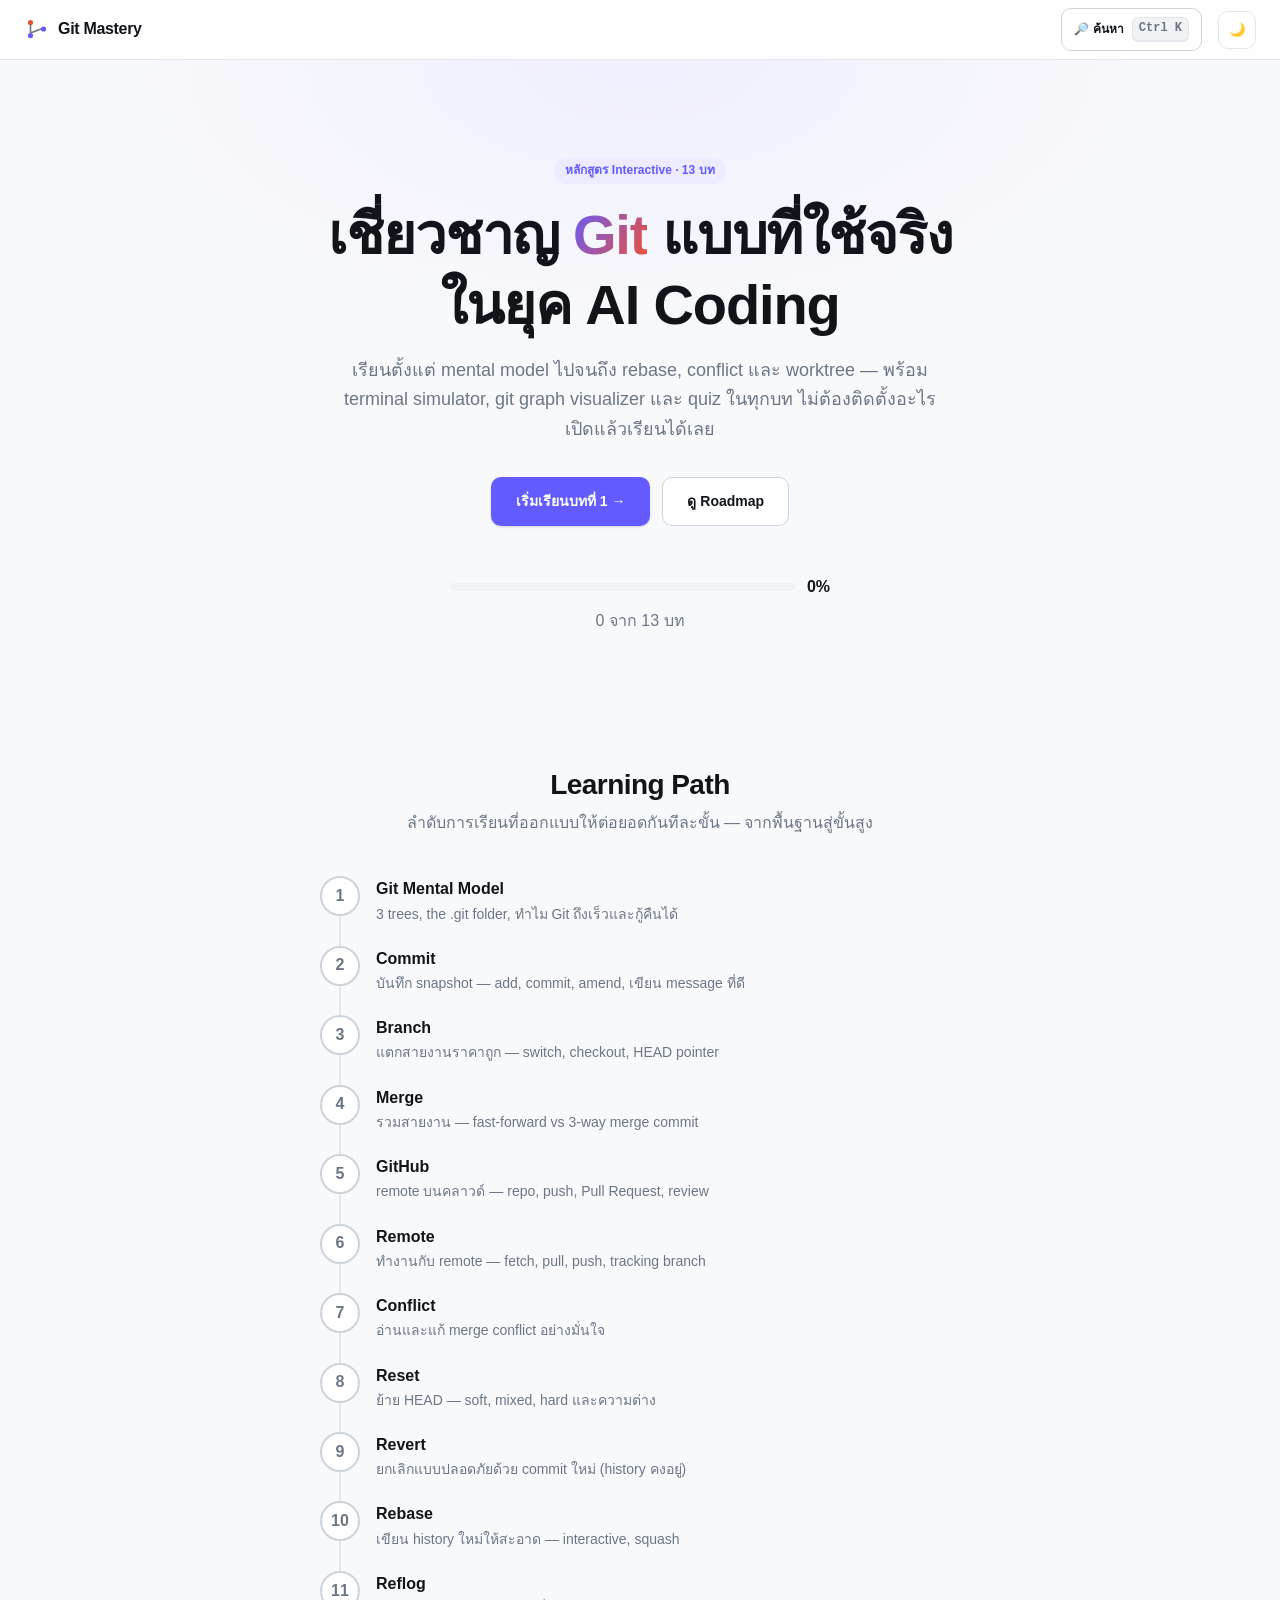
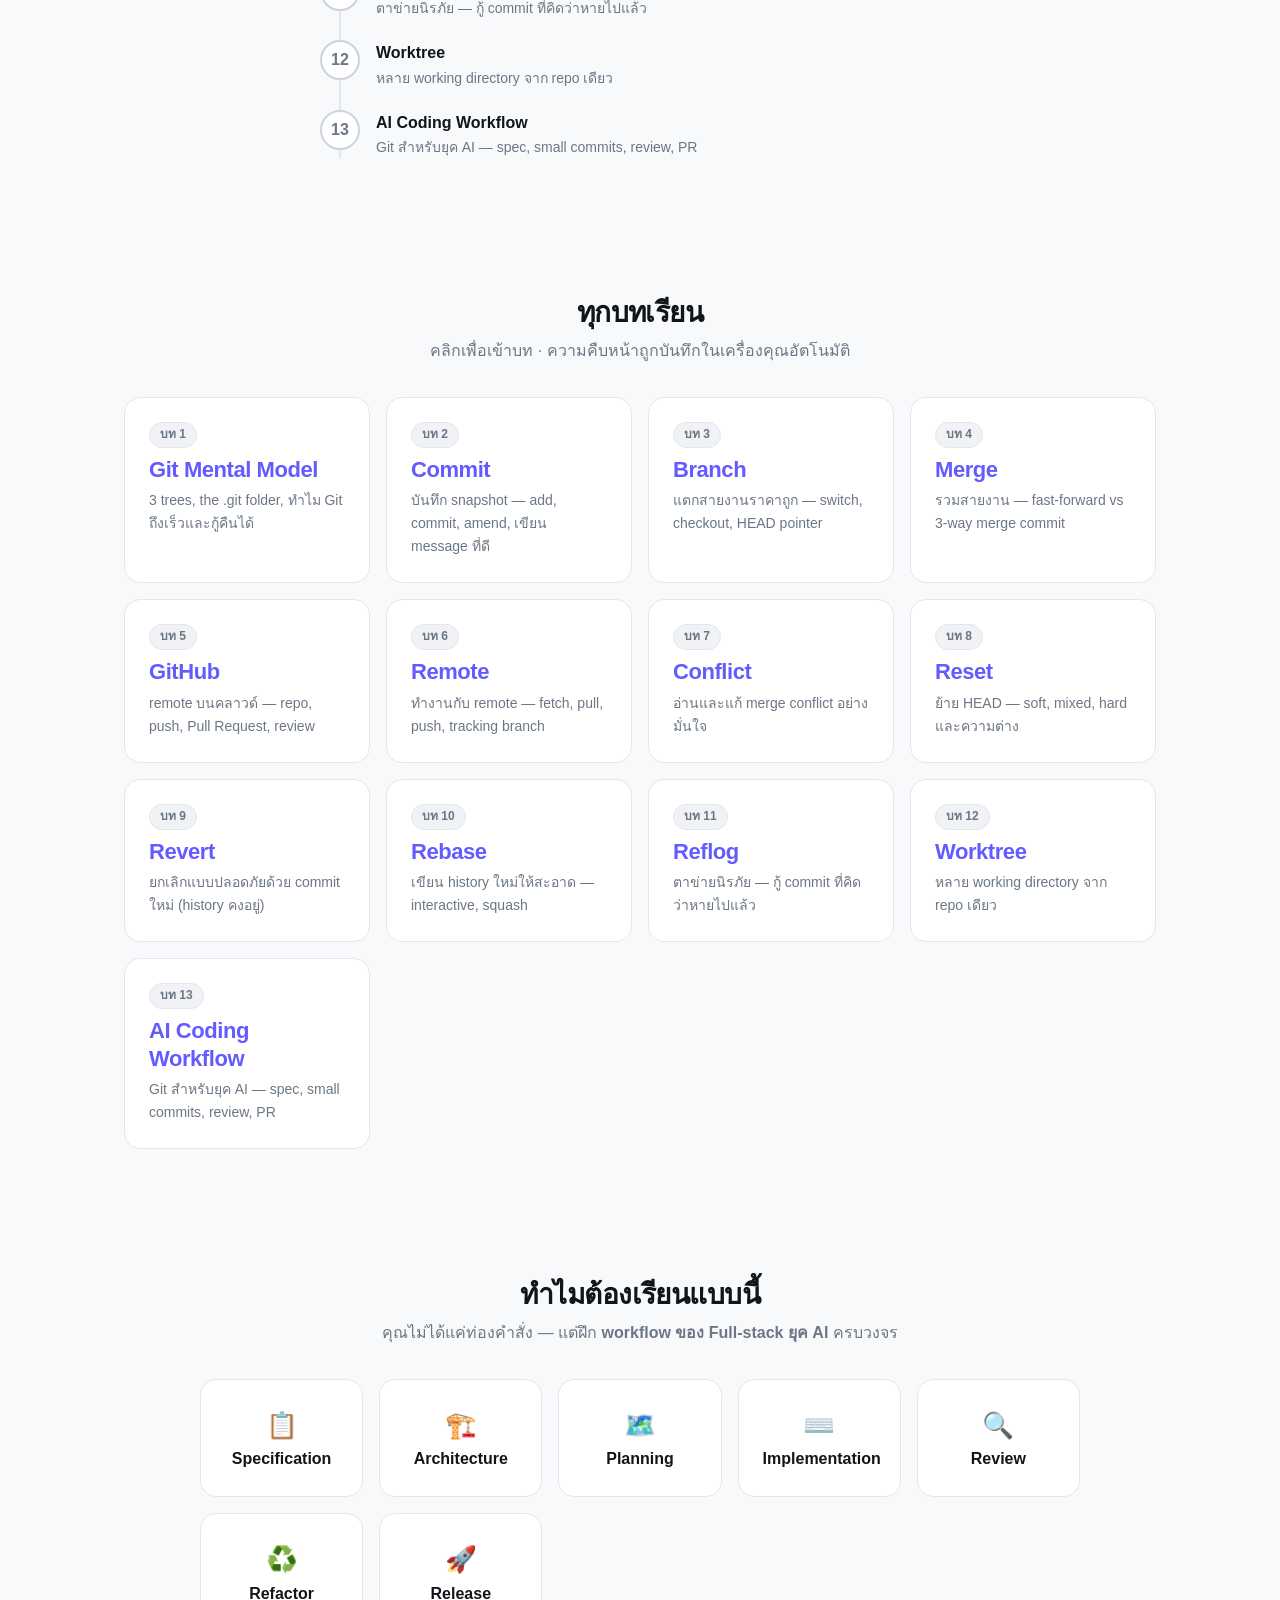
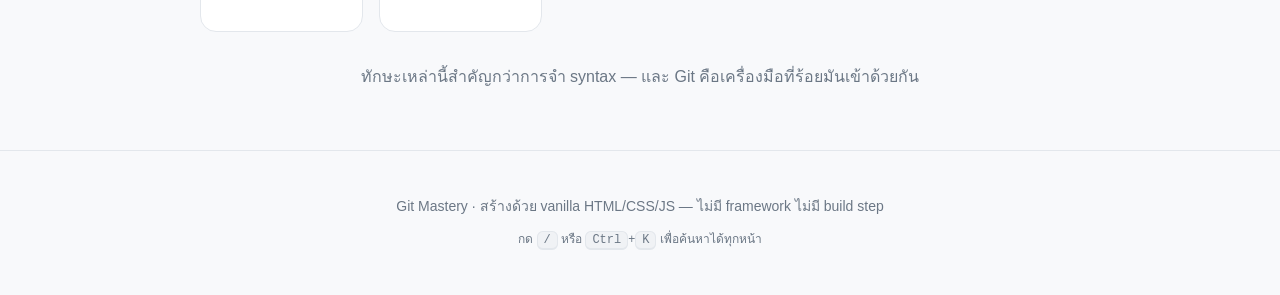
<file: index.html>
<!DOCTYPE html>
<html lang="th" data-theme="light">
<head>
  <meta charset="UTF-8" />
  <meta name="viewport" content="width=device-width, initial-scale=1.0" />
  <title>Git Mastery — เรียน Git ระดับ Professional สำหรับยุค AI</title>
  <meta name="description" content="หลักสูตร Git แบบ interactive: mental model, commit, branch, merge, rebase, conflict, worktree และ AI coding workflow — พร้อม terminal simulator, git graph และ quiz" />
  <meta property="og:type" content="website" />
  <meta property="og:site_name" content="Git Mastery" />
  <meta property="og:locale" content="th_TH" />
  <meta property="og:title" content="Git Mastery — เรียน Git ระดับ Professional สำหรับยุค AI" />
  <meta property="og:description" content="หลักสูตร Git แบบ interactive: mental model, commit, branch, merge, rebase, conflict, worktree และ AI coding workflow — พร้อม terminal simulator, git graph และ quiz" />
  <meta property="og:url" content="https://nattagidgig-hash.github.io/git-mastery/" />
  <meta property="og:image" content="https://nattagidgig-hash.github.io/git-mastery/assets/og.png" />
  <meta property="og:image:width" content="1200" />
  <meta property="og:image:height" content="630" />
  <meta name="twitter:card" content="summary_large_image" />
  <meta name="twitter:title" content="Git Mastery — เรียน Git ระดับ Professional สำหรับยุค AI" />
  <meta name="twitter:description" content="หลักสูตร Git แบบ interactive: mental model, commit, branch, merge, rebase, conflict, worktree และ AI coding workflow — พร้อม terminal simulator, git graph และ quiz" />
  <meta name="twitter:image" content="https://nattagidgig-hash.github.io/git-mastery/assets/og.png" />
  <link rel="stylesheet" href="assets/css/style.css" />
  <link rel="icon" href="data:image/svg+xml,<svg xmlns='http://www.w3.org/2000/svg' viewBox='0 0 32 32'><text y='26' font-size='26'>🌿</text></svg>" />
</head>
<body>
  <a class="skip-link" href="#main">ข้ามไปเนื้อหา</a>

  <header class="header">
    <a class="brand" href="index.html" data-home>
      <svg class="brand-mark" viewBox="0 0 32 32" fill="none" xmlns="http://www.w3.org/2000/svg" aria-hidden="true">
        <circle cx="8" cy="8" r="3.2" fill="var(--accent)"/><circle cx="8" cy="24" r="3.2" fill="var(--primary)"/><circle cx="24" cy="16" r="3.2" fill="var(--primary)"/>
        <path d="M8 11v10M8 21l13-5" stroke="var(--text-muted)" stroke-width="2" stroke-linecap="round"/>
      </svg>
      Git Mastery
    </a>
    <div class="spacer"></div>
    <button class="btn btn-ghost btn-sm" data-search-open aria-label="ค้นหา">🔎 ค้นหา <span class="kbd">Ctrl K</span></button>
    <button class="icon-btn" data-theme-toggle aria-label="สลับโหมดมืด/สว่าง"><span data-theme-icon>🌙</span></button>
  </header>

  <main id="main">
    <section class="hero">
      <span class="badge primary" style="margin-bottom:var(--s-4)">หลักสูตร Interactive · 13 บท</span>
      <h1>เชี่ยวชาญ <span class="gradient-text">Git</span> แบบที่ใช้จริง<br>ในยุค AI Coding</h1>
      <p class="lead">เรียนตั้งแต่ mental model ไปจนถึง rebase, conflict และ worktree — พร้อม terminal simulator, git graph visualizer และ quiz ในทุกบท ไม่ต้องติดตั้งอะไร เปิดแล้วเรียนได้เลย</p>
      <div class="hero-actions">
        <a class="btn btn-primary" href="chapters/01-mental-model.html">เริ่มเรียนบทที่ 1 →</a>
        <a class="btn btn-ghost" href="#roadmap">ดู Roadmap</a>
      </div>
      <div style="max-width:380px;margin:var(--s-7) auto 0" data-progress-big></div>
    </section>

    <section class="section" id="roadmap">
      <div class="section-head">
        <h2>Learning Path</h2>
        <p>ลำดับการเรียนที่ออกแบบให้ต่อยอดกันทีละขั้น — จากพื้นฐานสู่ขั้นสูง</p>
      </div>
      <ul class="path" data-path></ul>
    </section>

    <section class="section">
      <div class="section-head">
        <h2>ทุกบทเรียน</h2>
        <p>คลิกเพื่อเข้าบท · ความคืบหน้าถูกบันทึกในเครื่องคุณอัตโนมัติ</p>
      </div>
      <div class="card-grid" data-cards></div>
    </section>

    <section class="section">
      <div class="section-head">
        <h2>ทำไมต้องเรียนแบบนี้</h2>
        <p>คุณไม่ได้แค่ท่องคำสั่ง — แต่ฝึก <strong>workflow ของ Full-stack ยุค AI</strong> ครบวงจร</p>
      </div>
      <div class="card-grid" style="grid-template-columns:repeat(auto-fit,minmax(150px,1fr));max-width:880px;margin-inline:auto;text-align:center">
        <div class="card"><div style="font-size:1.6rem">📋</div><strong>Specification</strong></div>
        <div class="card"><div style="font-size:1.6rem">🏗️</div><strong>Architecture</strong></div>
        <div class="card"><div style="font-size:1.6rem">🗺️</div><strong>Planning</strong></div>
        <div class="card"><div style="font-size:1.6rem">⌨️</div><strong>Implementation</strong></div>
        <div class="card"><div style="font-size:1.6rem">🔍</div><strong>Review</strong></div>
        <div class="card"><div style="font-size:1.6rem">♻️</div><strong>Refactor</strong></div>
        <div class="card"><div style="font-size:1.6rem">🚀</div><strong>Release</strong></div>
      </div>
      <p class="center muted mt-6">ทักษะเหล่านี้สำคัญกว่าการจำ syntax — และ Git คือเครื่องมือที่ร้อยมันเข้าด้วยกัน</p>
    </section>
  </main>

  <footer class="footer">
    <p>Git Mastery · สร้างด้วย vanilla HTML/CSS/JS — ไม่มี framework ไม่มี build step</p>
    <p class="muted" style="font-size:var(--text-xs)">กด <span class="kbd">/</span> หรือ <span class="kbd">Ctrl</span>+<span class="kbd">K</span> เพื่อค้นหาได้ทุกหน้า</p>
  </footer>

  <script src="assets/js/app.js"></script>
  <script>GitMastery.init({ page: "landing" });</script>
</body>
</html>
</file>
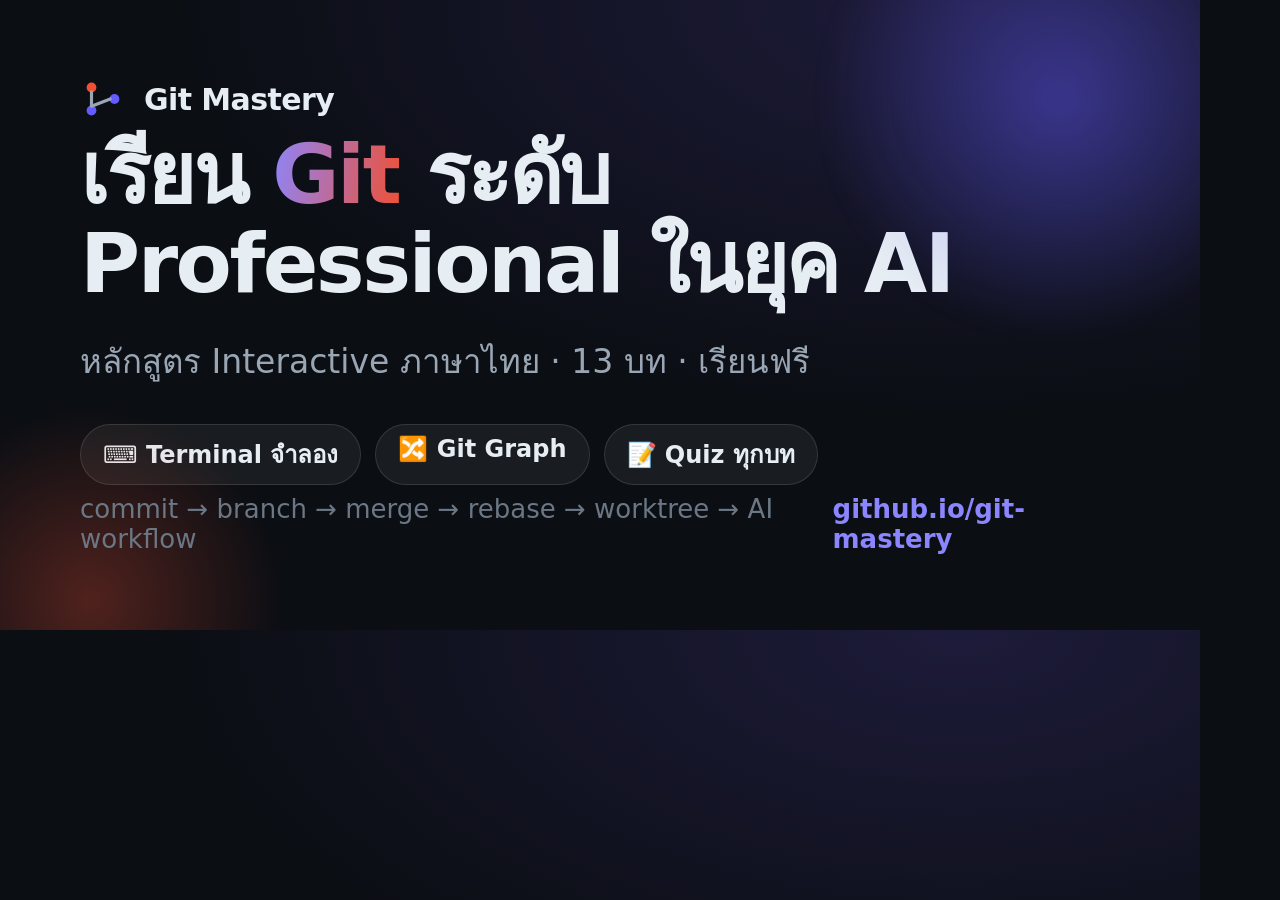
<file: assets/og-card.html>
<!DOCTYPE html>
<!-- ponytail: source for assets/og.png (1200x630 social preview).
     Regenerate: chrome --headless --window-size=1200,630 --screenshot=assets/og.png assets/og-card.html -->
<html lang="th">
<head>
<meta charset="UTF-8" />
<style>
  * { margin: 0; box-sizing: border-box; }
  html, body { width: 1200px; height: 630px; overflow: hidden; }
  body {
    font-family: "Segoe UI", "Noto Sans Thai", system-ui, sans-serif;
    color: #e6edf3;
    background: radial-gradient(120% 120% at 80% 0%, #1d1b3a 0%, #0b0e13 55%);
    padding: 76px 80px;
    display: flex; flex-direction: column; justify-content: space-between;
    position: relative;
  }
  .glow { position: absolute; width: 520px; height: 520px; right: -120px; top: -160px;
    background: radial-gradient(circle, rgba(99,91,255,.45), transparent 65%); filter: blur(10px); }
  .glow2 { position: absolute; width: 420px; height: 420px; left: -120px; bottom: -180px;
    background: radial-gradient(circle, rgba(240,80,51,.30), transparent 65%); }
  .brand { display: flex; align-items: center; gap: 18px; font-size: 30px; font-weight: 700; letter-spacing: -.02em; z-index: 1; }
  h1 { font-size: 82px; line-height: 1.08; font-weight: 800; letter-spacing: -.03em; z-index: 1; }
  .grad { background: linear-gradient(100deg, #8b86ff, #f05033); -webkit-background-clip: text; background-clip: text; color: transparent; }
  .sub { font-size: 33px; color: #9aa6b4; margin-top: 26px; z-index: 1; }
  .pills { display: flex; gap: 14px; margin-top: 36px; z-index: 1; }
  .pill { font-size: 24px; font-weight: 600; padding: 10px 22px; border-radius: 999px;
    background: rgba(255,255,255,.06); border: 1px solid rgba(255,255,255,.12); }
  .foot { display: flex; align-items: center; justify-content: space-between; font-size: 26px; color: #6b7785; z-index: 1; }
  .url { color: #8b86ff; font-weight: 600; }
</style>
</head>
<body>
  <div class="glow"></div><div class="glow2"></div>

  <div class="brand">
    <svg width="46" height="46" viewBox="0 0 32 32" fill="none">
      <circle cx="8" cy="8" r="3.4" fill="#f05033"/><circle cx="8" cy="24" r="3.4" fill="#635bff"/><circle cx="24" cy="16" r="3.4" fill="#635bff"/>
      <path d="M8 11v10M8 21l13-5" stroke="#9aa6b4" stroke-width="2.2" stroke-linecap="round"/>
    </svg>
    Git Mastery
  </div>

  <div>
    <h1>เรียน <span class="grad">Git</span> ระดับ<br>Professional ในยุค AI</h1>
    <div class="sub">หลักสูตร Interactive ภาษาไทย · 13 บท · เรียนฟรี</div>
    <div class="pills">
      <span class="pill">⌨️ Terminal จำลอง</span>
      <span class="pill">🔀 Git Graph</span>
      <span class="pill">📝 Quiz ทุกบท</span>
    </div>
  </div>

  <div class="foot">
    <span>commit → branch → merge → rebase → worktree → AI workflow</span>
    <span class="url">github.io/git-mastery</span>
  </div>
</body>
</html>
</file>
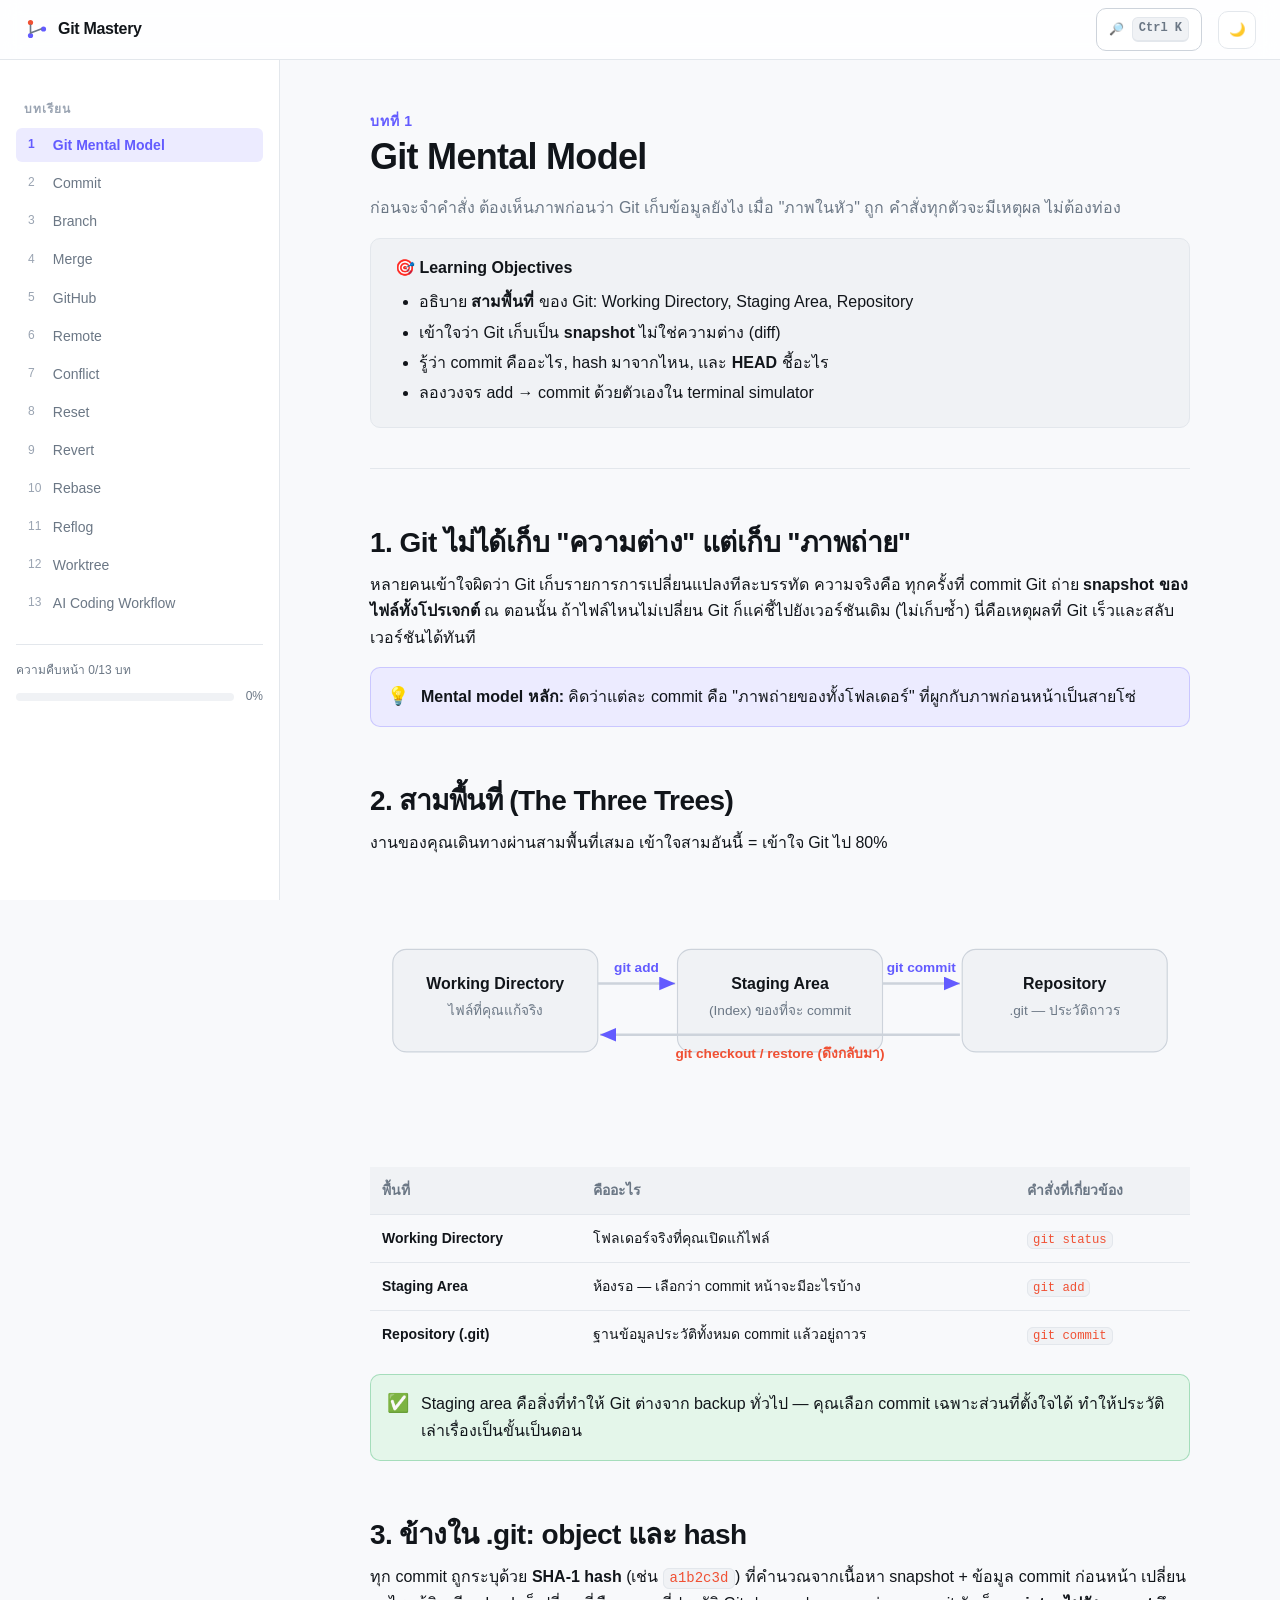
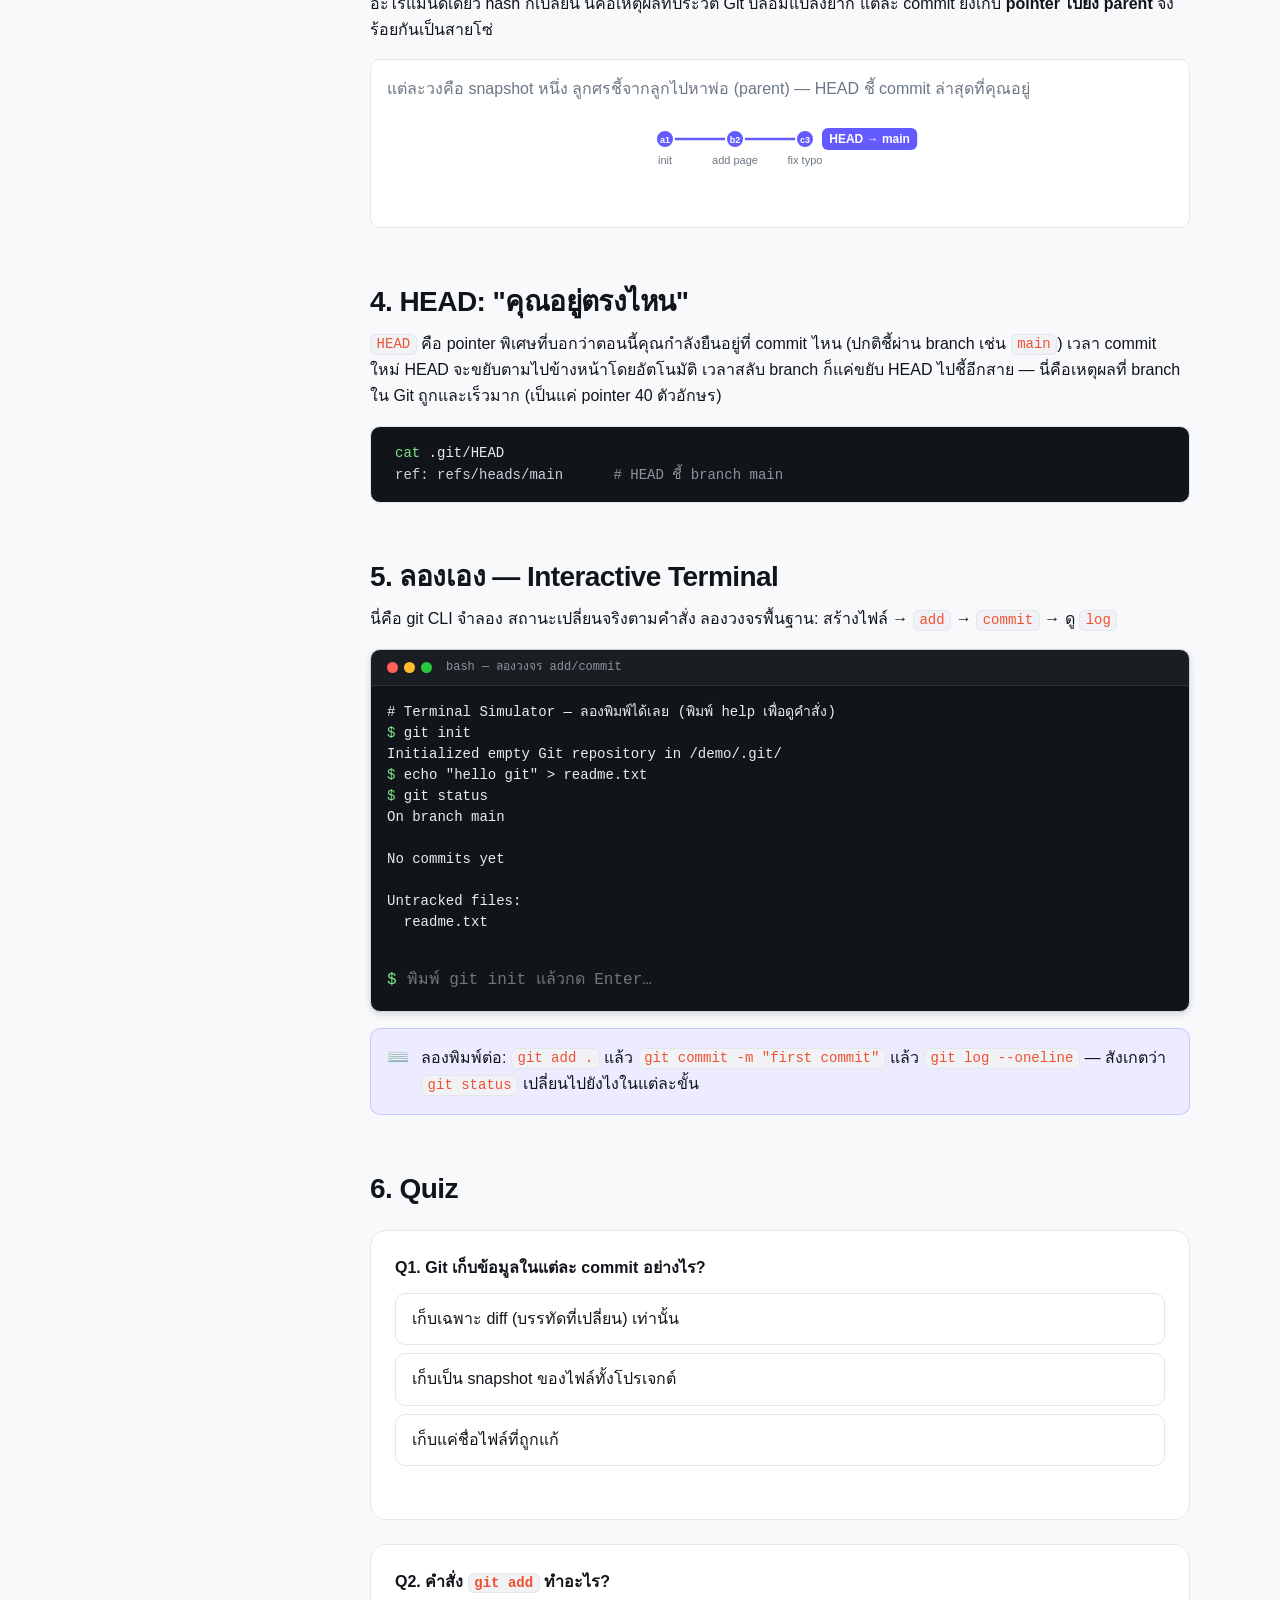
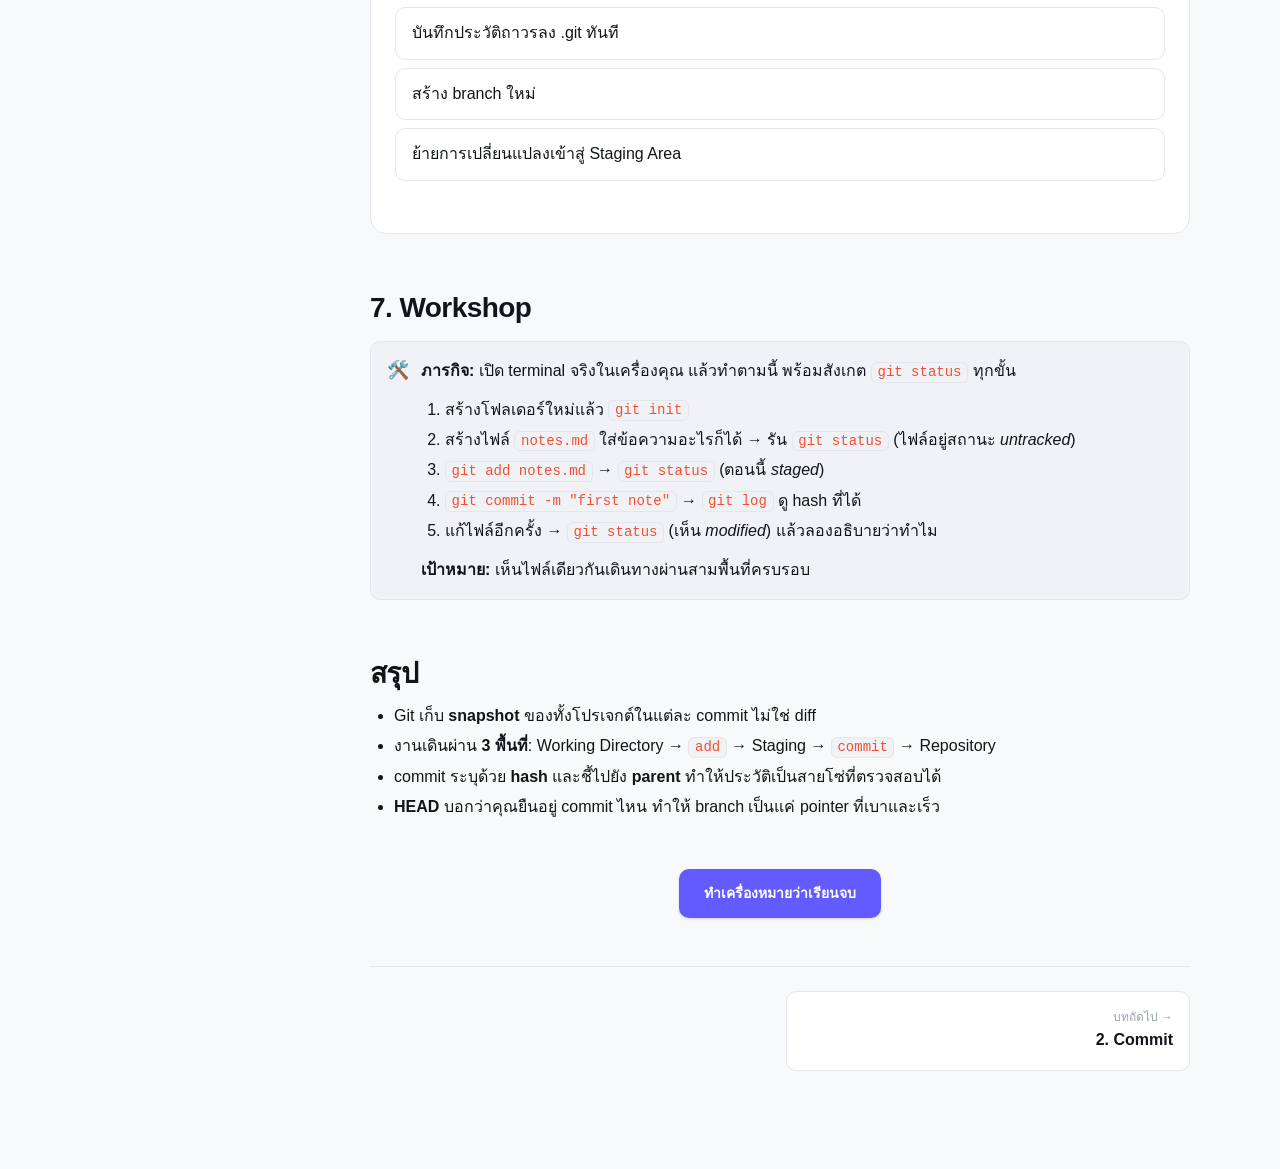
<file: chapters/01-mental-model.html>
<!DOCTYPE html>
<html lang="th" data-theme="light">
<head>
  <meta charset="UTF-8" />
  <meta name="viewport" content="width=device-width, initial-scale=1.0" />
  <title>บทที่ 1 · Git Mental Model — Git Mastery</title>
  <meta name="description" content="เข้าใจ Git จากภายใน: สามพื้นที่ (working, staging, repository), snapshot ไม่ใช่ diff, commit object และ HEAD" />
  <meta property="og:type" content="website" />
  <meta property="og:site_name" content="Git Mastery" />
  <meta property="og:locale" content="th_TH" />
  <meta property="og:title" content="บทที่ 1 · Git Mental Model — Git Mastery" />
  <meta property="og:description" content="เข้าใจ Git จากภายใน: สามพื้นที่ (working, staging, repository), snapshot ไม่ใช่ diff, commit object และ HEAD" />
  <meta property="og:url" content="https://nattagidgig-hash.github.io/git-mastery/chapters/01-mental-model.html" />
  <meta property="og:image" content="https://nattagidgig-hash.github.io/git-mastery/assets/og.png" />
  <meta property="og:image:width" content="1200" />
  <meta property="og:image:height" content="630" />
  <meta name="twitter:card" content="summary_large_image" />
  <meta name="twitter:title" content="บทที่ 1 · Git Mental Model — Git Mastery" />
  <meta name="twitter:description" content="เข้าใจ Git จากภายใน: สามพื้นที่ (working, staging, repository), snapshot ไม่ใช่ diff, commit object และ HEAD" />
  <meta name="twitter:image" content="https://nattagidgig-hash.github.io/git-mastery/assets/og.png" />
  <link rel="stylesheet" href="../assets/css/style.css" />
  <link rel="icon" href="data:image/svg+xml,<svg xmlns='http://www.w3.org/2000/svg' viewBox='0 0 32 32'><text y='26' font-size='26'>🌿</text></svg>" />
</head>
<body>
  <a class="skip-link" href="#main">ข้ามไปเนื้อหา</a>

  <header class="header">
    <button class="icon-btn menu-toggle" aria-label="เปิดเมนูบทเรียน">☰</button>
    <a class="brand" href="../index.html" data-home>
      <svg class="brand-mark" viewBox="0 0 32 32" fill="none" xmlns="http://www.w3.org/2000/svg" aria-hidden="true">
        <circle cx="8" cy="8" r="3.2" fill="var(--accent)"/><circle cx="8" cy="24" r="3.2" fill="var(--primary)"/><circle cx="24" cy="16" r="3.2" fill="var(--primary)"/>
        <path d="M8 11v10M8 21l13-5" stroke="var(--text-muted)" stroke-width="2" stroke-linecap="round"/>
      </svg>
      Git Mastery
    </a>
    <div class="spacer"></div>
    <button class="btn btn-ghost btn-sm" data-search-open aria-label="ค้นหา">🔎 <span class="kbd">Ctrl K</span></button>
    <button class="icon-btn" data-theme-toggle aria-label="สลับโหมดมืด/สว่าง"><span data-theme-icon>🌙</span></button>
  </header>

  <div class="layout">
    <aside class="sidebar">
      <nav data-nav aria-label="รายการบทเรียน"></nav>
      <div data-progress style="margin-top:var(--s-5);padding-top:var(--s-4);border-top:1px solid var(--border)"></div>
    </aside>

    <main class="content" id="main">
      <div class="container">

        <div class="chapter-head">
          <span class="eyebrow">บทที่ 1</span>
          <h1>Git Mental Model</h1>
          <p class="lead muted">ก่อนจะจำคำสั่ง ต้องเห็นภาพก่อนว่า Git เก็บข้อมูลยังไง เมื่อ "ภาพในหัว" ถูก คำสั่งทุกตัวจะมีเหตุผล ไม่ต้องท่อง</p>
          <div class="objectives">
            <strong>🎯 Learning Objectives</strong>
            <ul>
              <li>อธิบาย <strong>สามพื้นที่</strong> ของ Git: Working Directory, Staging Area, Repository</li>
              <li>เข้าใจว่า Git เก็บเป็น <strong>snapshot</strong> ไม่ใช่ความต่าง (diff)</li>
              <li>รู้ว่า commit คืออะไร, hash มาจากไหน, และ <strong>HEAD</strong> ชี้อะไร</li>
              <li>ลองวงจร add → commit ด้วยตัวเองใน terminal simulator</li>
            </ul>
          </div>
        </div>

        <h2>1. Git ไม่ได้เก็บ "ความต่าง" แต่เก็บ "ภาพถ่าย"</h2>
        <p>หลายคนเข้าใจผิดว่า Git เก็บรายการการเปลี่ยนแปลงทีละบรรทัด ความจริงคือ ทุกครั้งที่ commit Git ถ่าย <strong>snapshot ของไฟล์ทั้งโปรเจกต์</strong> ณ ตอนนั้น ถ้าไฟล์ไหนไม่เปลี่ยน Git ก็แค่ชี้ไปยังเวอร์ชันเดิม (ไม่เก็บซ้ำ) นี่คือเหตุผลที่ Git เร็วและสลับเวอร์ชันได้ทันที</p>
        <div class="callout note"><span class="ico">💡</span><div><strong>Mental model หลัก:</strong> คิดว่าแต่ละ commit คือ "ภาพถ่ายของทั้งโฟลเดอร์" ที่ผูกกับภาพก่อนหน้าเป็นสายโซ่</div></div>

        <h2>2. สามพื้นที่ (The Three Trees)</h2>
        <p>งานของคุณเดินทางผ่านสามพื้นที่เสมอ เข้าใจสามอันนี้ = เข้าใจ Git ไป 80%</p>

        <svg class="diagram" viewBox="0 0 720 230" role="img" aria-label="แผนภาพสามพื้นที่ของ Git: Working Directory, Staging Area, Repository">
          <!-- boxes -->
          <rect class="node" x="20"  y="60" width="180" height="90" rx="12"/>
          <rect class="node" x="270" y="60" width="180" height="90" rx="12"/>
          <rect class="node" x="520" y="60" width="180" height="90" rx="12"/>
          <text class="label" x="110" y="95"  text-anchor="middle" font-weight="700">Working Directory</text>
          <text class="muted" x="110" y="118" text-anchor="middle" font-size="12">ไฟล์ที่คุณแก้จริง</text>
          <text class="label" x="360" y="95"  text-anchor="middle" font-weight="700">Staging Area</text>
          <text class="muted" x="360" y="118" text-anchor="middle" font-size="12">(Index) ของที่จะ commit</text>
          <text class="label" x="610" y="95"  text-anchor="middle" font-weight="700">Repository</text>
          <text class="muted" x="610" y="118" text-anchor="middle" font-size="12">.git — ประวัติถาวร</text>
          <!-- arrows -->
          <defs><marker id="ar" markerWidth="9" markerHeight="9" refX="7" refY="3" orient="auto"><path d="M0 0 L7 3 L0 6 z" fill="var(--primary)"/></marker></defs>
          <line class="edge" x1="200" y1="90"  x2="268" y2="90"  stroke="var(--primary)" stroke-width="2" marker-end="url(#ar)"/>
          <line class="edge" x1="450" y1="90"  x2="518" y2="90"  stroke="var(--primary)" stroke-width="2" marker-end="url(#ar)"/>
          <text class="primary" x="234" y="80"  text-anchor="middle" font-size="12" font-weight="600">git add</text>
          <text class="primary" x="484" y="80"  text-anchor="middle" font-size="12" font-weight="600">git commit</text>
          <line class="edge" x1="518" y1="135" x2="202" y2="135" stroke="var(--accent)" stroke-width="2" marker-end="url(#ar)"/>
          <text class="accent"  x="360" y="155" text-anchor="middle" font-size="12" font-weight="600">git checkout / restore  (ดึงกลับมา)</text>
        </svg>

        <table>
          <thead><tr><th>พื้นที่</th><th>คืออะไร</th><th>คำสั่งที่เกี่ยวข้อง</th></tr></thead>
          <tbody>
            <tr><td><strong>Working Directory</strong></td><td>โฟลเดอร์จริงที่คุณเปิดแก้ไฟล์</td><td><code>git status</code></td></tr>
            <tr><td><strong>Staging Area</strong></td><td>ห้องรอ — เลือกว่า commit หน้าจะมีอะไรบ้าง</td><td><code>git add</code></td></tr>
            <tr><td><strong>Repository (.git)</strong></td><td>ฐานข้อมูลประวัติทั้งหมด commit แล้วอยู่ถาวร</td><td><code>git commit</code></td></tr>
          </tbody>
        </table>
        <div class="callout tip"><span class="ico">✅</span><div>Staging area คือสิ่งที่ทำให้ Git ต่างจาก backup ทั่วไป — คุณเลือก commit เฉพาะส่วนที่ตั้งใจได้ ทำให้ประวัติเล่าเรื่องเป็นขั้นเป็นตอน</div></div>

        <h2>3. ข้างใน .git: object และ hash</h2>
        <p>ทุก commit ถูกระบุด้วย <strong>SHA-1 hash</strong> (เช่น <code>a1b2c3d</code>) ที่คำนวณจากเนื้อหา snapshot + ข้อมูล commit ก่อนหน้า เปลี่ยนอะไรแม้นิดเดียว hash ก็เปลี่ยน นี่คือเหตุผลที่ประวัติ Git ปลอมแปลงยาก แต่ละ commit ยังเก็บ <strong>pointer ไปยัง parent</strong> จึงร้อยกันเป็นสายโซ่</p>

        <div data-gitgraph>
          <script type="application/json">
          {"head":"main","caption":"แต่ละวงคือ snapshot หนึ่ง ลูกศรชี้จากลูกไปหาพ่อ (parent) — HEAD ชี้ commit ล่าสุดที่คุณอยู่",
           "commits":[
             {"id":"a1","branch":"main","parents":[],"msg":"init"},
             {"id":"b2","branch":"main","parents":["a1"],"msg":"add page"},
             {"id":"c3","branch":"main","parents":["b2"],"msg":"fix typo"}
           ]}
          </script>
        </div>

        <h2>4. HEAD: "คุณอยู่ตรงไหน"</h2>
        <p><code>HEAD</code> คือ pointer พิเศษที่บอกว่าตอนนี้คุณกำลังยืนอยู่ที่ commit ไหน (ปกติชี้ผ่าน branch เช่น <code>main</code>) เวลา commit ใหม่ HEAD จะขยับตามไปข้างหน้าโดยอัตโนมัติ เวลาสลับ branch ก็แค่ขยับ HEAD ไปชี้อีกสาย — นี่คือเหตุผลที่ branch ใน Git ถูกและเร็วมาก (เป็นแค่ pointer 40 ตัวอักษร)</p>
        <pre><code><span class="tok-cmd">cat</span> .git/HEAD
<span class="tok-out">ref: refs/heads/main</span>      <span class="tok-cmt"># HEAD ชี้ branch main</span></code></pre>

        <h2>5. ลองเอง — Interactive Terminal</h2>
        <p>นี่คือ git CLI จำลอง สถานะเปลี่ยนจริงตามคำสั่ง ลองวงจรพื้นฐาน: สร้างไฟล์ → <code>add</code> → <code>commit</code> → ดู <code>log</code></p>
        <div data-terminal data-title="bash — ลองวงจร add/commit"
             data-script='git init|echo "hello git" > readme.txt|git status'></div>
        <div class="callout note"><span class="ico">⌨️</span><div>ลองพิมพ์ต่อ: <code>git add .</code> แล้ว <code>git commit -m "first commit"</code> แล้ว <code>git log --oneline</code> — สังเกตว่า <code>git status</code> เปลี่ยนไปยังไงในแต่ละขั้น</div></div>

        <h2>6. Quiz</h2>
        <div class="quiz" data-quiz data-answer="1" data-explain="Git เก็บเป็น snapshot ของไฟล์ทั้งชุดในแต่ละ commit ไม่ใช่ผลต่างทีละบรรทัด">
          <div class="quiz-q">Q1. Git เก็บข้อมูลในแต่ละ commit อย่างไร?</div>
          <div class="quiz-opts">
            <button class="quiz-opt">เก็บเฉพาะ diff (บรรทัดที่เปลี่ยน) เท่านั้น</button>
            <button class="quiz-opt">เก็บเป็น snapshot ของไฟล์ทั้งโปรเจกต์</button>
            <button class="quiz-opt">เก็บแค่ชื่อไฟล์ที่ถูกแก้</button>
          </div>
          <div class="quiz-feedback" role="status"></div>
        </div>
        <div class="quiz" data-quiz data-answer="2" data-explain="git add ย้ายการเปลี่ยนแปลงจาก Working Directory เข้าสู่ Staging Area เพื่อรอ commit">
          <div class="quiz-q">Q2. คำสั่ง <code>git add</code> ทำอะไร?</div>
          <div class="quiz-opts">
            <button class="quiz-opt">บันทึกประวัติถาวรลง .git ทันที</button>
            <button class="quiz-opt">สร้าง branch ใหม่</button>
            <button class="quiz-opt">ย้ายการเปลี่ยนแปลงเข้าสู่ Staging Area</button>
          </div>
          <div class="quiz-feedback" role="status"></div>
        </div>

        <h2>7. Workshop</h2>
        <div class="callout"><span class="ico">🛠️</span><div>
          <strong>ภารกิจ:</strong> เปิด terminal จริงในเครื่องคุณ แล้วทำตามนี้ พร้อมสังเกต <code>git status</code> ทุกขั้น
          <ol>
            <li>สร้างโฟลเดอร์ใหม่แล้ว <code>git init</code></li>
            <li>สร้างไฟล์ <code>notes.md</code> ใส่ข้อความอะไรก็ได้ → รัน <code>git status</code> (ไฟล์อยู่สถานะ <em>untracked</em>)</li>
            <li><code>git add notes.md</code> → <code>git status</code> (ตอนนี้ <em>staged</em>)</li>
            <li><code>git commit -m "first note"</code> → <code>git log</code> ดู hash ที่ได้</li>
            <li>แก้ไฟล์อีกครั้ง → <code>git status</code> (เห็น <em>modified</em>) แล้วลองอธิบายว่าทำไม</li>
          </ol>
          <strong>เป้าหมาย:</strong> เห็นไฟล์เดียวกันเดินทางผ่านสามพื้นที่ครบรอบ
        </div></div>

        <h2>สรุป</h2>
        <ul>
          <li>Git เก็บ <strong>snapshot</strong> ของทั้งโปรเจกต์ในแต่ละ commit ไม่ใช่ diff</li>
          <li>งานเดินผ่าน <strong>3 พื้นที่</strong>: Working Directory → <code>add</code> → Staging → <code>commit</code> → Repository</li>
          <li>commit ระบุด้วย <strong>hash</strong> และชี้ไปยัง <strong>parent</strong> ทำให้ประวัติเป็นสายโซ่ที่ตรวจสอบได้</li>
          <li><strong>HEAD</strong> บอกว่าคุณยืนอยู่ commit ไหน ทำให้ branch เป็นแค่ pointer ที่เบาและเร็ว</li>
        </ul>

        <div class="center mt-7"><button class="btn" data-complete></button></div>
        <nav class="pager" data-pager aria-label="ไปบทอื่น"></nav>

      </div>
    </main>
  </div>

  <script src="../assets/js/app.js"></script>
  <script src="../assets/js/terminal.js"></script>
  <script src="../assets/js/gitgraph.js"></script>
  <script>GitMastery.init({ page: "chapter", slug: "01-mental-model" });</script>
</body>
</html>
</file>
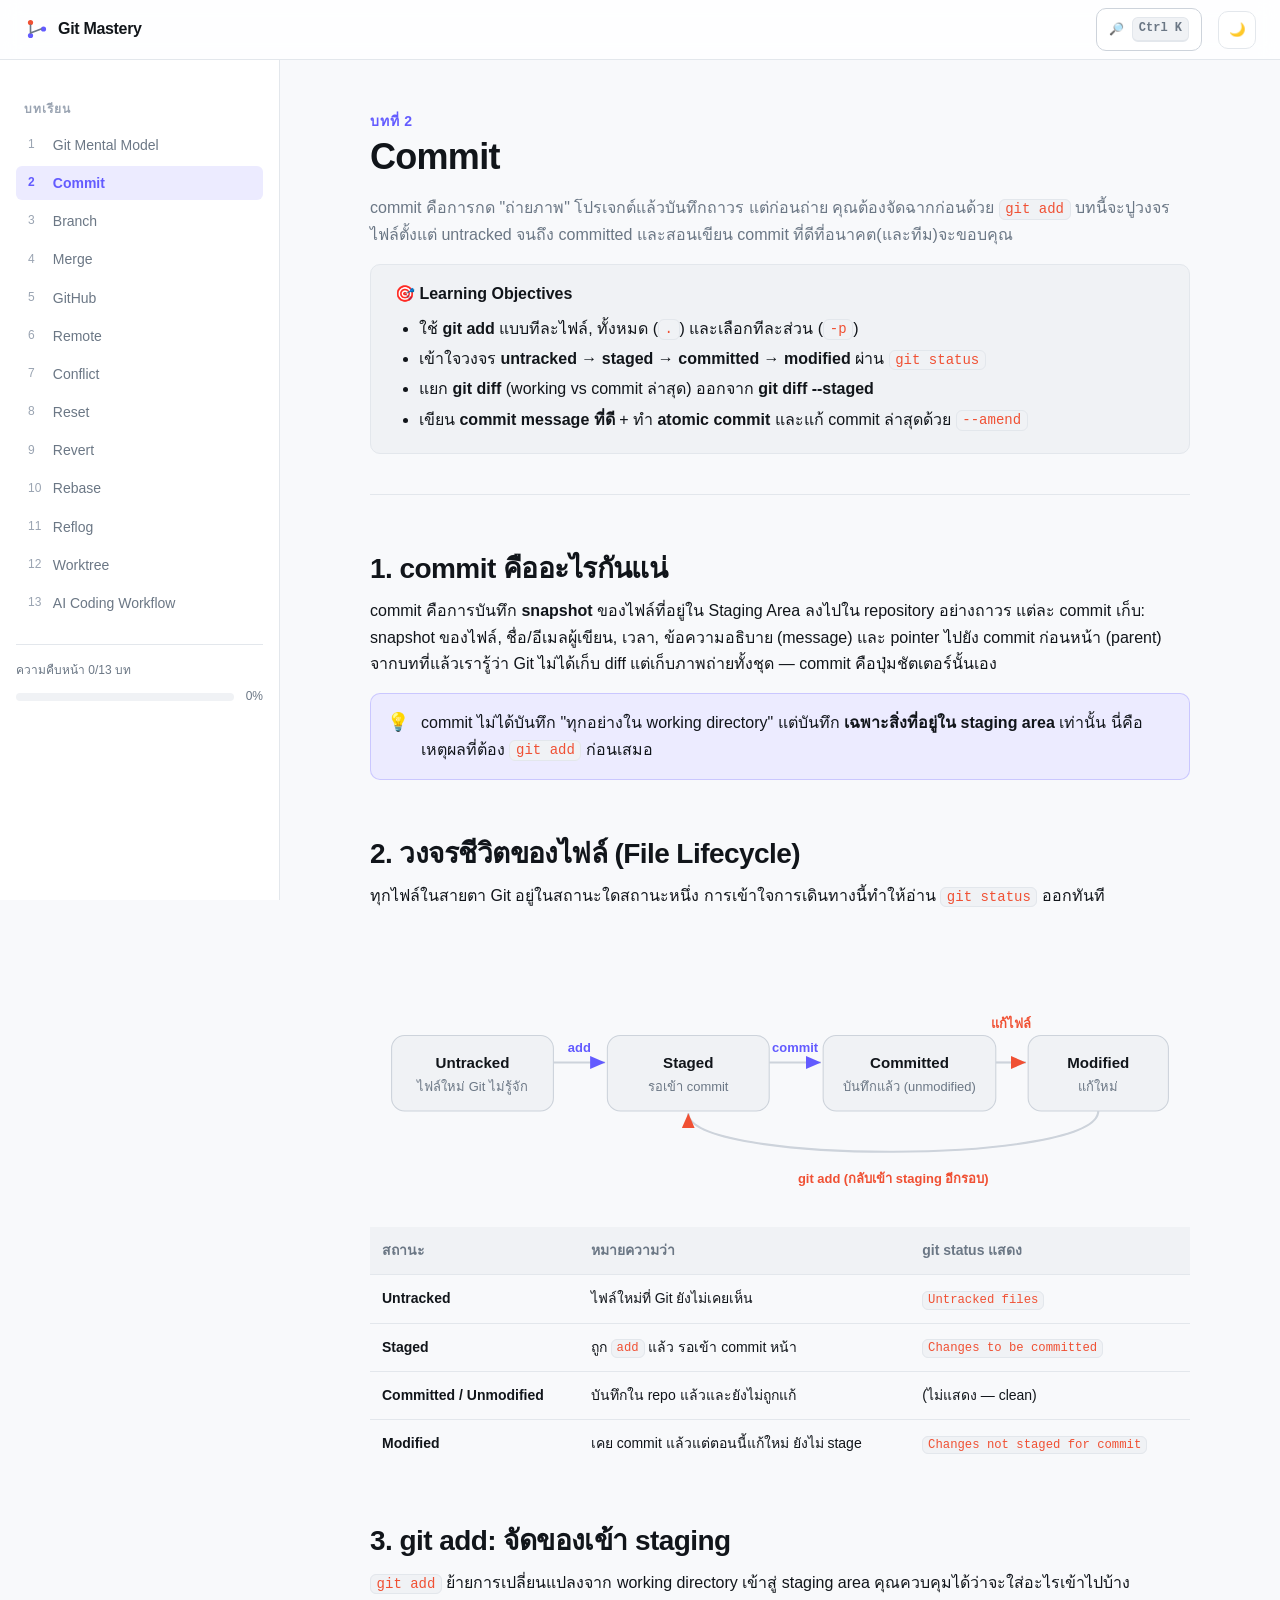
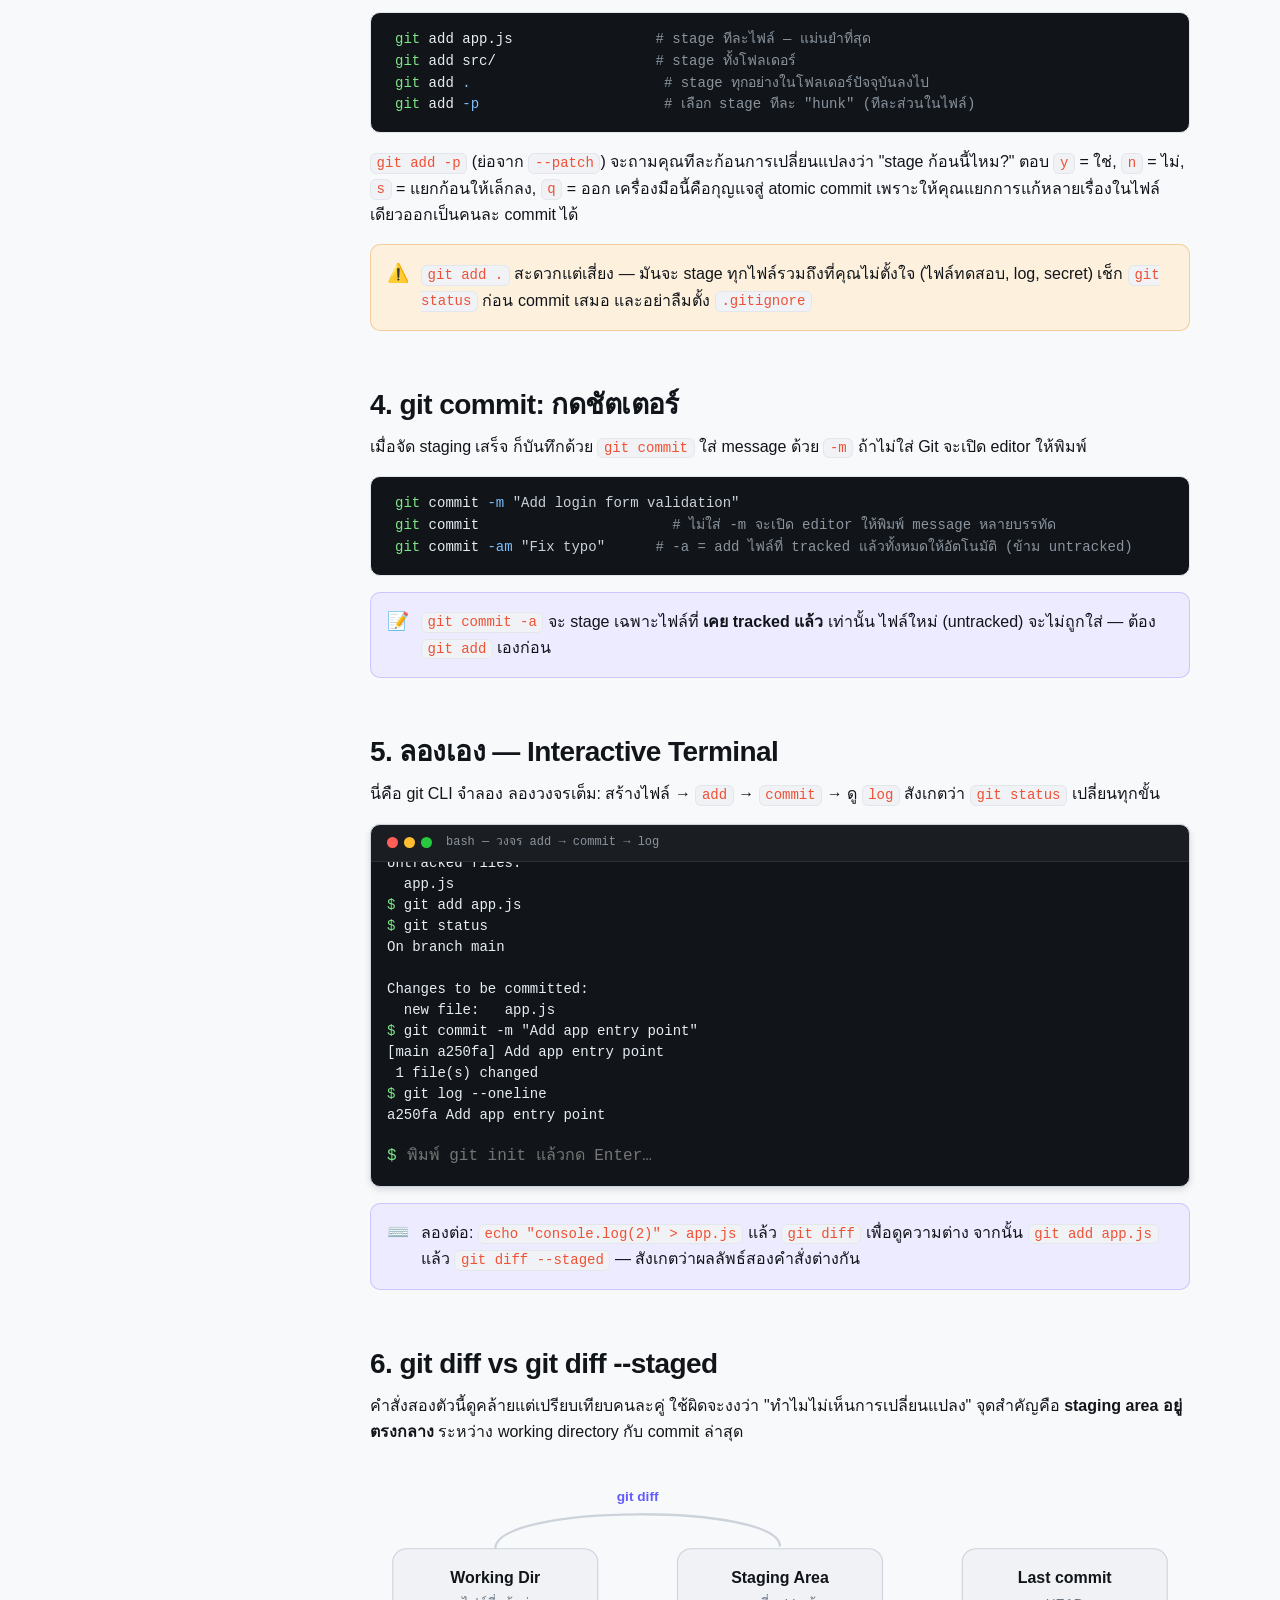
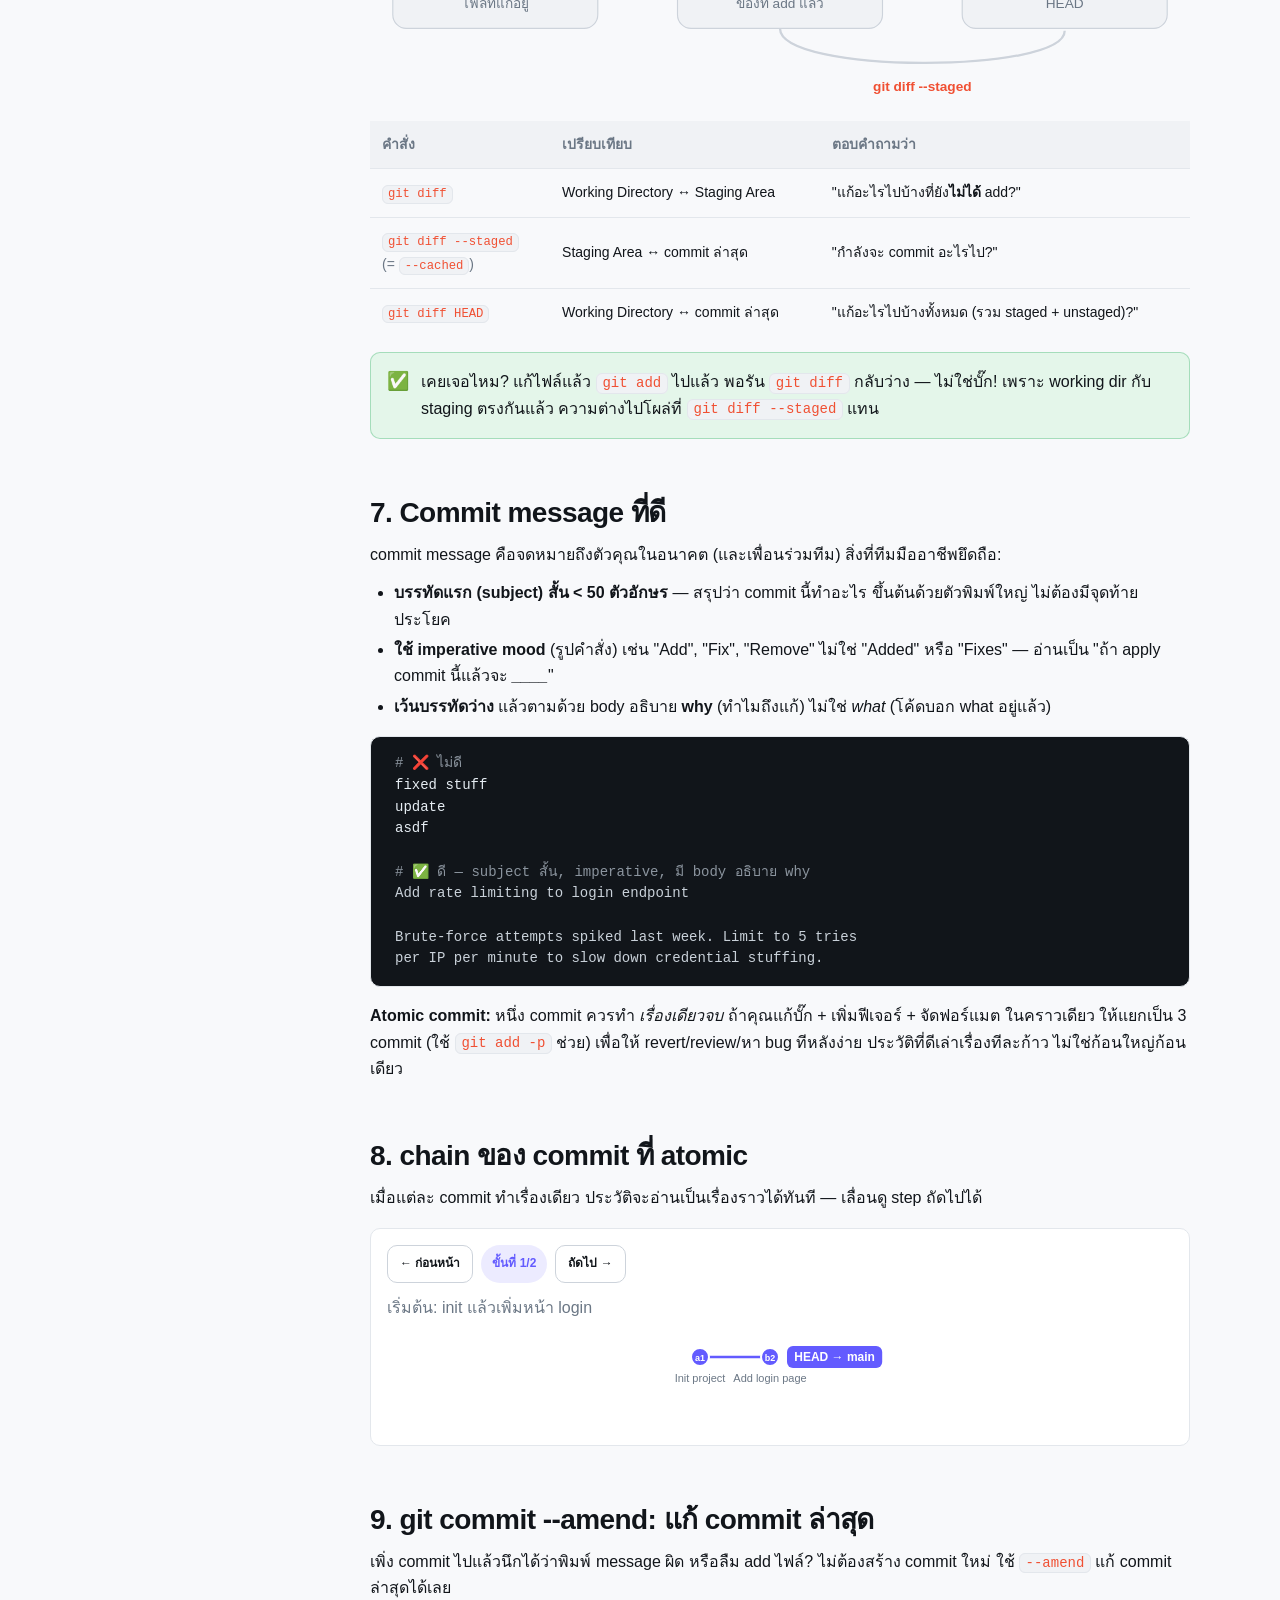
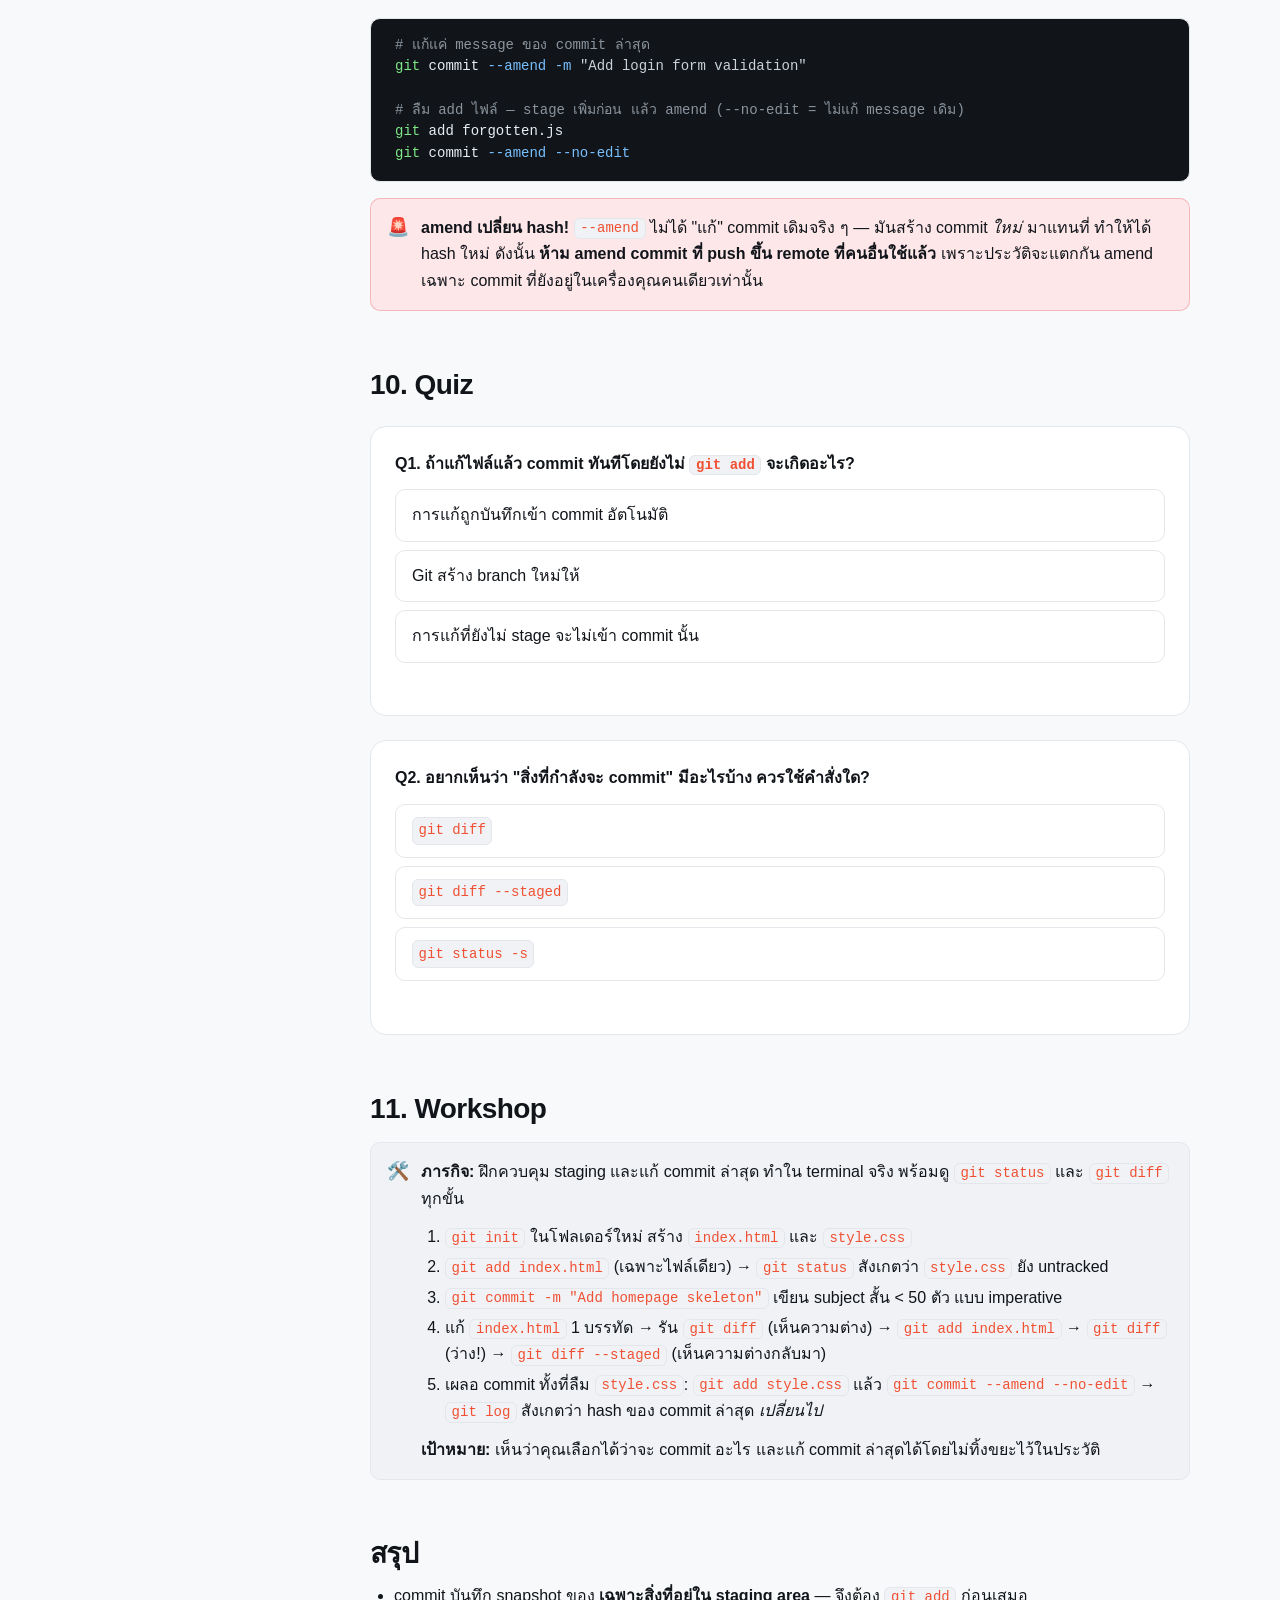
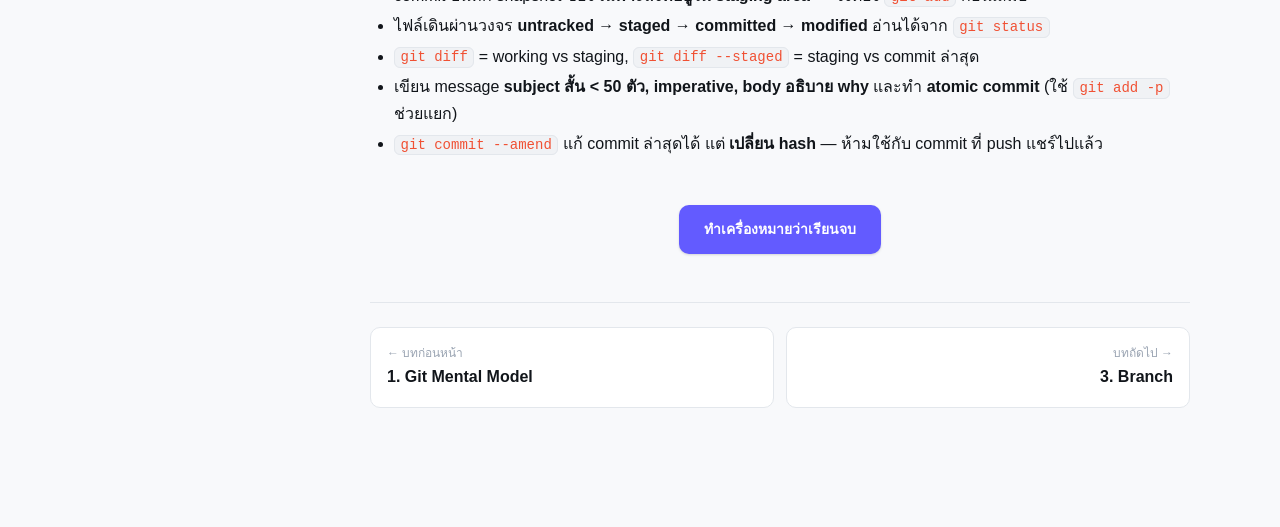
<file: chapters/02-commit.html>
<!DOCTYPE html>
<html lang="th" data-theme="light">
<head>
  <meta charset="UTF-8" />
  <meta name="viewport" content="width=device-width, initial-scale=1.0" />
  <title>บทที่ 2 · Commit — Git Mastery</title>
  <meta name="description" content="บันทึก snapshot ด้วย commit: git add (ทีละไฟล์ / . / -p), git commit -m, วงจร untracked→staged→committed→modified, git diff vs --staged, การเขียน commit message ที่ดี, atomic commit และ git commit --amend" />
  <meta property="og:type" content="website" />
  <meta property="og:site_name" content="Git Mastery" />
  <meta property="og:locale" content="th_TH" />
  <meta property="og:title" content="บทที่ 2 · Commit — Git Mastery" />
  <meta property="og:description" content="บันทึก snapshot ด้วย commit: git add (ทีละไฟล์ / . / -p), git commit -m, วงจร untracked→staged→committed→modified, git diff vs --staged, การเขียน commit message ที่ดี, atomic commit และ git commit --amend" />
  <meta property="og:url" content="https://nattagidgig-hash.github.io/git-mastery/chapters/02-commit.html" />
  <meta property="og:image" content="https://nattagidgig-hash.github.io/git-mastery/assets/og.png" />
  <meta property="og:image:width" content="1200" />
  <meta property="og:image:height" content="630" />
  <meta name="twitter:card" content="summary_large_image" />
  <meta name="twitter:title" content="บทที่ 2 · Commit — Git Mastery" />
  <meta name="twitter:description" content="บันทึก snapshot ด้วย commit: git add (ทีละไฟล์ / . / -p), git commit -m, วงจร untracked→staged→committed→modified, git diff vs --staged, การเขียน commit message ที่ดี, atomic commit และ git commit --amend" />
  <meta name="twitter:image" content="https://nattagidgig-hash.github.io/git-mastery/assets/og.png" />
  <link rel="stylesheet" href="../assets/css/style.css" />
  <link rel="icon" href="data:image/svg+xml,<svg xmlns='http://www.w3.org/2000/svg' viewBox='0 0 32 32'><text y='26' font-size='26'>🌿</text></svg>" />
</head>
<body>
  <a class="skip-link" href="#main">ข้ามไปเนื้อหา</a>

  <header class="header">
    <button class="icon-btn menu-toggle" aria-label="เปิดเมนูบทเรียน">☰</button>
    <a class="brand" href="../index.html" data-home>
      <svg class="brand-mark" viewBox="0 0 32 32" fill="none" xmlns="http://www.w3.org/2000/svg" aria-hidden="true">
        <circle cx="8" cy="8" r="3.2" fill="var(--accent)"/><circle cx="8" cy="24" r="3.2" fill="var(--primary)"/><circle cx="24" cy="16" r="3.2" fill="var(--primary)"/>
        <path d="M8 11v10M8 21l13-5" stroke="var(--text-muted)" stroke-width="2" stroke-linecap="round"/>
      </svg>
      Git Mastery
    </a>
    <div class="spacer"></div>
    <button class="btn btn-ghost btn-sm" data-search-open aria-label="ค้นหา">🔎 <span class="kbd">Ctrl K</span></button>
    <button class="icon-btn" data-theme-toggle aria-label="สลับโหมดมืด/สว่าง"><span data-theme-icon>🌙</span></button>
  </header>

  <div class="layout">
    <aside class="sidebar">
      <nav data-nav aria-label="รายการบทเรียน"></nav>
      <div data-progress style="margin-top:var(--s-5);padding-top:var(--s-4);border-top:1px solid var(--border)"></div>
    </aside>

    <main class="content" id="main">
      <div class="container">

        <div class="chapter-head">
          <span class="eyebrow">บทที่ 2</span>
          <h1>Commit</h1>
          <p class="lead muted">commit คือการกด "ถ่ายภาพ" โปรเจกต์แล้วบันทึกถาวร แต่ก่อนถ่าย คุณต้องจัดฉากก่อนด้วย <code>git add</code> บทนี้จะปูวงจรไฟล์ตั้งแต่ untracked จนถึง committed และสอนเขียน commit ที่ดีที่อนาคต(และทีม)จะขอบคุณ</p>
          <div class="objectives">
            <strong>🎯 Learning Objectives</strong>
            <ul>
              <li>ใช้ <strong>git add</strong> แบบทีละไฟล์, ทั้งหมด (<code>.</code>) และเลือกทีละส่วน (<code>-p</code>)</li>
              <li>เข้าใจวงจร <strong>untracked → staged → committed → modified</strong> ผ่าน <code>git status</code></li>
              <li>แยก <strong>git diff</strong> (working vs commit ล่าสุด) ออกจาก <strong>git diff --staged</strong></li>
              <li>เขียน <strong>commit message ที่ดี</strong> + ทำ <strong>atomic commit</strong> และแก้ commit ล่าสุดด้วย <code>--amend</code></li>
            </ul>
          </div>
        </div>

        <h2>1. commit คืออะไรกันแน่</h2>
        <p>commit คือการบันทึก <strong>snapshot</strong> ของไฟล์ที่อยู่ใน Staging Area ลงไปใน repository อย่างถาวร แต่ละ commit เก็บ: snapshot ของไฟล์, ชื่อ/อีเมลผู้เขียน, เวลา, ข้อความอธิบาย (message) และ pointer ไปยัง commit ก่อนหน้า (parent) จากบทที่แล้วเรารู้ว่า Git ไม่ได้เก็บ diff แต่เก็บภาพถ่ายทั้งชุด — commit คือปุ่มชัตเตอร์นั้นเอง</p>
        <div class="callout note"><span class="ico">💡</span><div>commit ไม่ได้บันทึก "ทุกอย่างใน working directory" แต่บันทึก <strong>เฉพาะสิ่งที่อยู่ใน staging area</strong> เท่านั้น นี่คือเหตุผลที่ต้อง <code>git add</code> ก่อนเสมอ</div></div>

        <h2>2. วงจรชีวิตของไฟล์ (File Lifecycle)</h2>
        <p>ทุกไฟล์ในสายตา Git อยู่ในสถานะใดสถานะหนึ่ง การเข้าใจการเดินทางนี้ทำให้อ่าน <code>git status</code> ออกทันที</p>

        <svg class="diagram" viewBox="0 0 760 250" role="img" aria-label="แผนภาพวงจรชีวิตไฟล์ใน Git: untracked, staged, committed (tracked/unmodified), modified">
          <defs><marker id="ar" markerWidth="9" markerHeight="9" refX="7" refY="3" orient="auto"><path d="M0 0 L7 3 L0 6 z" fill="var(--primary)"/></marker>
                <marker id="arA" markerWidth="9" markerHeight="9" refX="7" refY="3" orient="auto"><path d="M0 0 L7 3 L0 6 z" fill="var(--accent)"/></marker></defs>
          <rect class="node" x="20"  y="95" width="150" height="70" rx="12"/>
          <rect class="node" x="220" y="95" width="150" height="70" rx="12"/>
          <rect class="node" x="420" y="95" width="160" height="70" rx="12"/>
          <rect class="node" x="610" y="95" width="130" height="70" rx="12"/>
          <text class="label" x="95"  y="125" text-anchor="middle" font-weight="700">Untracked</text>
          <text class="muted" x="95"  y="146" text-anchor="middle" font-size="12">ไฟล์ใหม่ Git ไม่รู้จัก</text>
          <text class="label" x="295" y="125" text-anchor="middle" font-weight="700">Staged</text>
          <text class="muted" x="295" y="146" text-anchor="middle" font-size="12">รอเข้า commit</text>
          <text class="label" x="500" y="125" text-anchor="middle" font-weight="700">Committed</text>
          <text class="muted" x="500" y="146" text-anchor="middle" font-size="12">บันทึกแล้ว (unmodified)</text>
          <text class="label" x="675" y="125" text-anchor="middle" font-weight="700">Modified</text>
          <text class="muted" x="675" y="146" text-anchor="middle" font-size="12">แก้ใหม่</text>
          <line class="edge" x1="170" y1="120" x2="218" y2="120" stroke="var(--primary)" stroke-width="2" marker-end="url(#ar)"/>
          <line class="edge" x1="370" y1="120" x2="418" y2="120" stroke="var(--primary)" stroke-width="2" marker-end="url(#ar)"/>
          <line class="edge" x1="580" y1="120" x2="608" y2="120" stroke="var(--accent)" stroke-width="2" marker-end="url(#arA)"/>
          <text class="primary" x="194" y="110" text-anchor="middle" font-size="12" font-weight="600">add</text>
          <text class="primary" x="394" y="110" text-anchor="middle" font-size="12" font-weight="600">commit</text>
          <text class="accent"  x="594" y="88"  text-anchor="middle" font-size="12" font-weight="600">แก้ไฟล์</text>
          <path class="edge" d="M675 165 C675 215 295 215 295 167" fill="none" stroke="var(--accent)" stroke-width="2" marker-end="url(#arA)"/>
          <text class="accent" x="485" y="232" text-anchor="middle" font-size="12" font-weight="600">git add (กลับเข้า staging อีกรอบ)</text>
        </svg>

        <table>
          <thead><tr><th>สถานะ</th><th>หมายความว่า</th><th>git status แสดง</th></tr></thead>
          <tbody>
            <tr><td><strong>Untracked</strong></td><td>ไฟล์ใหม่ที่ Git ยังไม่เคยเห็น</td><td><code>Untracked files</code></td></tr>
            <tr><td><strong>Staged</strong></td><td>ถูก <code>add</code> แล้ว รอเข้า commit หน้า</td><td><code>Changes to be committed</code></td></tr>
            <tr><td><strong>Committed / Unmodified</strong></td><td>บันทึกใน repo แล้วและยังไม่ถูกแก้</td><td>(ไม่แสดง — clean)</td></tr>
            <tr><td><strong>Modified</strong></td><td>เคย commit แล้วแต่ตอนนี้แก้ใหม่ ยังไม่ stage</td><td><code>Changes not staged for commit</code></td></tr>
          </tbody>
        </table>

        <h2>3. git add: จัดของเข้า staging</h2>
        <p><code>git add</code> ย้ายการเปลี่ยนแปลงจาก working directory เข้าสู่ staging area คุณควบคุมได้ว่าจะใส่อะไรเข้าไปบ้าง</p>
        <pre><code><span class="tok-cmd">git</span> add app.js                 <span class="tok-cmt"># stage ทีละไฟล์ — แม่นยำที่สุด</span>
<span class="tok-cmd">git</span> add src/                   <span class="tok-cmt"># stage ทั้งโฟลเดอร์</span>
<span class="tok-cmd">git</span> add <span class="tok-flag">.</span>                       <span class="tok-cmt"># stage ทุกอย่างในโฟลเดอร์ปัจจุบันลงไป</span>
<span class="tok-cmd">git</span> add <span class="tok-flag">-p</span>                      <span class="tok-cmt"># เลือก stage ทีละ "hunk" (ทีละส่วนในไฟล์)</span></code></pre>
        <p><code>git add -p</code> (ย่อจาก <code>--patch</code>) จะถามคุณทีละก้อนการเปลี่ยนแปลงว่า "stage ก้อนนี้ไหม?" ตอบ <code>y</code> = ใช่, <code>n</code> = ไม่, <code>s</code> = แยกก้อนให้เล็กลง, <code>q</code> = ออก เครื่องมือนี้คือกุญแจสู่ atomic commit เพราะให้คุณแยกการแก้หลายเรื่องในไฟล์เดียวออกเป็นคนละ commit ได้</p>
        <div class="callout warn"><span class="ico">⚠️</span><div><code>git add .</code> สะดวกแต่เสี่ยง — มันจะ stage ทุกไฟล์รวมถึงที่คุณไม่ตั้งใจ (ไฟล์ทดสอบ, log, secret) เช็ก <code>git status</code> ก่อน commit เสมอ และอย่าลืมตั้ง <code>.gitignore</code></div></div>

        <h2>4. git commit: กดชัตเตอร์</h2>
        <p>เมื่อจัด staging เสร็จ ก็บันทึกด้วย <code>git commit</code> ใส่ message ด้วย <code>-m</code> ถ้าไม่ใส่ Git จะเปิด editor ให้พิมพ์</p>
        <pre><code><span class="tok-cmd">git</span> commit <span class="tok-flag">-m</span> <span class="tok-out">"Add login form validation"</span>
<span class="tok-cmd">git</span> commit                       <span class="tok-cmt"># ไม่ใส่ -m จะเปิด editor ให้พิมพ์ message หลายบรรทัด</span>
<span class="tok-cmd">git</span> commit <span class="tok-flag">-am</span> <span class="tok-out">"Fix typo"</span>      <span class="tok-cmt"># -a = add ไฟล์ที่ tracked แล้วทั้งหมดให้อัตโนมัติ (ข้าม untracked)</span></code></pre>
        <div class="callout note"><span class="ico">📝</span><div><code>git commit -a</code> จะ stage เฉพาะไฟล์ที่ <strong>เคย tracked แล้ว</strong> เท่านั้น ไฟล์ใหม่ (untracked) จะไม่ถูกใส่ — ต้อง <code>git add</code> เองก่อน</div></div>

        <h2>5. ลองเอง — Interactive Terminal</h2>
        <p>นี่คือ git CLI จำลอง ลองวงจรเต็ม: สร้างไฟล์ → <code>add</code> → <code>commit</code> → ดู <code>log</code> สังเกตว่า <code>git status</code> เปลี่ยนทุกขั้น</p>
        <div data-terminal data-title="bash — วงจร add → commit → log"
             data-script='git init|echo "console.log(1)" > app.js|git status|git add app.js|git status|git commit -m "Add app entry point"|git log --oneline'></div>
        <div class="callout note"><span class="ico">⌨️</span><div>ลองต่อ: <code>echo "console.log(2)" &gt; app.js</code> แล้ว <code>git diff</code> เพื่อดูความต่าง จากนั้น <code>git add app.js</code> แล้ว <code>git diff --staged</code> — สังเกตว่าผลลัพธ์สองคำสั่งต่างกัน</div></div>

        <h2>6. git diff vs git diff --staged</h2>
        <p>คำสั่งสองตัวนี้ดูคล้ายแต่เปรียบเทียบคนละคู่ ใช้ผิดจะงงว่า "ทำไมไม่เห็นการเปลี่ยนแปลง" จุดสำคัญคือ <strong>staging area อยู่ตรงกลาง</strong> ระหว่าง working directory กับ commit ล่าสุด</p>

        <svg class="diagram" viewBox="0 0 720 200" role="img" aria-label="แผนภาพเปรียบเทียบ git diff กับ git diff --staged">
          <rect class="node" x="20"  y="70" width="180" height="70" rx="12"/>
          <rect class="node" x="270" y="70" width="180" height="70" rx="12"/>
          <rect class="node" x="520" y="70" width="180" height="70" rx="12"/>
          <text class="label" x="110" y="100" text-anchor="middle" font-weight="700">Working Dir</text>
          <text class="muted" x="110" y="122" text-anchor="middle" font-size="12">ไฟล์ที่แก้อยู่</text>
          <text class="label" x="360" y="100" text-anchor="middle" font-weight="700">Staging Area</text>
          <text class="muted" x="360" y="122" text-anchor="middle" font-size="12">ของที่ add แล้ว</text>
          <text class="label" x="610" y="100" text-anchor="middle" font-weight="700">Last commit</text>
          <text class="muted" x="610" y="122" text-anchor="middle" font-size="12">HEAD</text>
          <path class="edge" d="M110 70 C110 30 360 30 360 68" fill="none" stroke="var(--primary)" stroke-width="2"/>
          <text class="primary" x="235" y="28" text-anchor="middle" font-size="12" font-weight="700">git diff</text>
          <path class="edge" d="M360 140 C360 180 610 180 610 142" fill="none" stroke="var(--accent)" stroke-width="2"/>
          <text class="accent" x="485" y="195" text-anchor="middle" font-size="12" font-weight="700">git diff --staged</text>
        </svg>

        <table>
          <thead><tr><th>คำสั่ง</th><th>เปรียบเทียบ</th><th>ตอบคำถามว่า</th></tr></thead>
          <tbody>
            <tr><td><code>git diff</code></td><td>Working Directory ↔ Staging Area</td><td>"แก้อะไรไปบ้างที่ยัง<strong>ไม่ได้</strong> add?"</td></tr>
            <tr><td><code>git diff --staged</code><br><span class="muted">(= <code>--cached</code>)</span></td><td>Staging Area ↔ commit ล่าสุด</td><td>"กำลังจะ commit อะไรไป?"</td></tr>
            <tr><td><code>git diff HEAD</code></td><td>Working Directory ↔ commit ล่าสุด</td><td>"แก้อะไรไปบ้างทั้งหมด (รวม staged + unstaged)?"</td></tr>
          </tbody>
        </table>
        <div class="callout tip"><span class="ico">✅</span><div>เคยเจอไหม? แก้ไฟล์แล้ว <code>git add</code> ไปแล้ว พอรัน <code>git diff</code> กลับว่าง — ไม่ใช่บั๊ก! เพราะ working dir กับ staging ตรงกันแล้ว ความต่างไปโผล่ที่ <code>git diff --staged</code> แทน</div></div>

        <h2>7. Commit message ที่ดี</h2>
        <p>commit message คือจดหมายถึงตัวคุณในอนาคต (และเพื่อนร่วมทีม) สิ่งที่ทีมมืออาชีพยึดถือ:</p>
        <ul>
          <li><strong>บรรทัดแรก (subject) สั้น &lt; 50 ตัวอักษร</strong> — สรุปว่า commit นี้ทำอะไร ขึ้นต้นด้วยตัวพิมพ์ใหญ่ ไม่ต้องมีจุดท้ายประโยค</li>
          <li><strong>ใช้ imperative mood</strong> (รูปคำสั่ง) เช่น "Add", "Fix", "Remove" ไม่ใช่ "Added" หรือ "Fixes" — อ่านเป็น "ถ้า apply commit นี้แล้วจะ <em>____</em>"</li>
          <li><strong>เว้นบรรทัดว่าง</strong> แล้วตามด้วย body อธิบาย <strong>why</strong> (ทำไมถึงแก้) ไม่ใช่ <em>what</em> (โค้ดบอก what อยู่แล้ว)</li>
        </ul>
        <pre><code><span class="tok-cmt"># ❌ ไม่ดี</span>
fixed stuff
update
asdf

<span class="tok-cmt"># ✅ ดี — subject สั้น, imperative, มี body อธิบาย why</span>
<span class="tok-out">Add rate limiting to login endpoint</span>

<span class="tok-out">Brute-force attempts spiked last week. Limit to 5 tries</span>
<span class="tok-out">per IP per minute to slow down credential stuffing.</span></code></pre>
        <p><strong>Atomic commit:</strong> หนึ่ง commit ควรทำ <em>เรื่องเดียวจบ</em> ถ้าคุณแก้บั๊ก + เพิ่มฟีเจอร์ + จัดฟอร์แมต ในคราวเดียว ให้แยกเป็น 3 commit (ใช้ <code>git add -p</code> ช่วย) เพื่อให้ revert/review/หา bug ทีหลังง่าย ประวัติที่ดีเล่าเรื่องทีละก้าว ไม่ใช่ก้อนใหญ่ก้อนเดียว</p>

        <h2>8. chain ของ commit ที่ atomic</h2>
        <p>เมื่อแต่ละ commit ทำเรื่องเดียว ประวัติจะอ่านเป็นเรื่องราวได้ทันที — เลื่อนดู step ถัดไปได้</p>
        <div data-gitgraph>
          <script type="application/json">
          [
            {"head":"main","caption":"เริ่มต้น: init แล้วเพิ่มหน้า login",
             "commits":[
               {"id":"a1","branch":"main","parents":[],"msg":"Init project"},
               {"id":"b2","branch":"main","parents":["a1"],"msg":"Add login page"}
             ]},
            {"head":"main","caption":"แต่ละ commit ทำเรื่องเดียว (atomic) — อ่านประวัติเป็นเรื่องเล่าได้",
             "commits":[
               {"id":"a1","branch":"main","parents":[],"msg":"Init project"},
               {"id":"b2","branch":"main","parents":["a1"],"msg":"Add login page"},
               {"id":"c3","branch":"main","parents":["b2"],"msg":"Validate email field"},
               {"id":"d4","branch":"main","parents":["c3"],"msg":"Add rate limiting"}
             ]}
          ]
          </script>
        </div>

        <h2>9. git commit --amend: แก้ commit ล่าสุด</h2>
        <p>เพิ่ง commit ไปแล้วนึกได้ว่าพิมพ์ message ผิด หรือลืม add ไฟล์? ไม่ต้องสร้าง commit ใหม่ ใช้ <code>--amend</code> แก้ commit ล่าสุดได้เลย</p>
        <pre><code><span class="tok-cmt"># แก้แค่ message ของ commit ล่าสุด</span>
<span class="tok-cmd">git</span> commit <span class="tok-flag">--amend</span> <span class="tok-flag">-m</span> <span class="tok-out">"Add login form validation"</span>

<span class="tok-cmt"># ลืม add ไฟล์ — stage เพิ่มก่อน แล้ว amend (--no-edit = ไม่แก้ message เดิม)</span>
<span class="tok-cmd">git</span> add forgotten.js
<span class="tok-cmd">git</span> commit <span class="tok-flag">--amend</span> <span class="tok-flag">--no-edit</span></code></pre>
        <div class="callout danger"><span class="ico">🚨</span><div><strong>amend เปลี่ยน hash!</strong> <code>--amend</code> ไม่ได้ "แก้" commit เดิมจริง ๆ — มันสร้าง commit <em>ใหม่</em> มาแทนที่ ทำให้ได้ hash ใหม่ ดังนั้น <strong>ห้าม amend commit ที่ push ขึ้น remote ที่คนอื่นใช้แล้ว</strong> เพราะประวัติจะแตกกัน amend เฉพาะ commit ที่ยังอยู่ในเครื่องคุณคนเดียวเท่านั้น</div></div>

        <h2>10. Quiz</h2>
        <div class="quiz" data-quiz data-answer="2" data-explain="git commit บันทึกเฉพาะสิ่งที่อยู่ใน staging area เท่านั้น การแก้ใน working directory ที่ยังไม่ add จะไม่ถูกบันทึก">
          <div class="quiz-q">Q1. ถ้าแก้ไฟล์แล้ว commit ทันทีโดยยังไม่ <code>git add</code> จะเกิดอะไร?</div>
          <div class="quiz-opts">
            <button class="quiz-opt">การแก้ถูกบันทึกเข้า commit อัตโนมัติ</button>
            <button class="quiz-opt">Git สร้าง branch ใหม่ให้</button>
            <button class="quiz-opt">การแก้ที่ยังไม่ stage จะไม่เข้า commit นั้น</button>
          </div>
          <div class="quiz-feedback" role="status"></div>
        </div>
        <div class="quiz" data-quiz data-answer="1" data-explain="git diff --staged เปรียบเทียบ staging area กับ commit ล่าสุด จึงบอกว่า 'กำลังจะ commit อะไร' ส่วน git diff เปล่า ๆ เทียบ working dir กับ staging">
          <div class="quiz-q">Q2. อยากเห็นว่า "สิ่งที่กำลังจะ commit" มีอะไรบ้าง ควรใช้คำสั่งใด?</div>
          <div class="quiz-opts">
            <button class="quiz-opt"><code>git diff</code></button>
            <button class="quiz-opt"><code>git diff --staged</code></button>
            <button class="quiz-opt"><code>git status -s</code></button>
          </div>
          <div class="quiz-feedback" role="status"></div>
        </div>

        <h2>11. Workshop</h2>
        <div class="callout"><span class="ico">🛠️</span><div>
          <strong>ภารกิจ:</strong> ฝึกควบคุม staging และแก้ commit ล่าสุด ทำใน terminal จริง พร้อมดู <code>git status</code> และ <code>git diff</code> ทุกขั้น
          <ol>
            <li><code>git init</code> ในโฟลเดอร์ใหม่ สร้าง <code>index.html</code> และ <code>style.css</code></li>
            <li><code>git add index.html</code> (เฉพาะไฟล์เดียว) → <code>git status</code> สังเกตว่า <code>style.css</code> ยัง untracked</li>
            <li><code>git commit -m "Add homepage skeleton"</code> เขียน subject สั้น &lt; 50 ตัว แบบ imperative</li>
            <li>แก้ <code>index.html</code> 1 บรรทัด → รัน <code>git diff</code> (เห็นความต่าง) → <code>git add index.html</code> → <code>git diff</code> (ว่าง!) → <code>git diff --staged</code> (เห็นความต่างกลับมา)</li>
            <li>เผลอ commit ทั้งที่ลืม <code>style.css</code>: <code>git add style.css</code> แล้ว <code>git commit --amend --no-edit</code> → <code>git log</code> สังเกตว่า hash ของ commit ล่าสุด <em>เปลี่ยนไป</em></li>
          </ol>
          <strong>เป้าหมาย:</strong> เห็นว่าคุณเลือกได้ว่าจะ commit อะไร และแก้ commit ล่าสุดได้โดยไม่ทิ้งขยะไว้ในประวัติ
        </div></div>

        <h2>สรุป</h2>
        <ul>
          <li>commit บันทึก snapshot ของ <strong>เฉพาะสิ่งที่อยู่ใน staging area</strong> — จึงต้อง <code>git add</code> ก่อนเสมอ</li>
          <li>ไฟล์เดินผ่านวงจร <strong>untracked → staged → committed → modified</strong> อ่านได้จาก <code>git status</code></li>
          <li><code>git diff</code> = working vs staging, <code>git diff --staged</code> = staging vs commit ล่าสุด</li>
          <li>เขียน message <strong>subject สั้น &lt; 50 ตัว, imperative, body อธิบาย why</strong> และทำ <strong>atomic commit</strong> (ใช้ <code>git add -p</code> ช่วยแยก)</li>
          <li><code>git commit --amend</code> แก้ commit ล่าสุดได้ แต่ <strong>เปลี่ยน hash</strong> — ห้ามใช้กับ commit ที่ push แชร์ไปแล้ว</li>
        </ul>

        <div class="center mt-7"><button class="btn" data-complete></button></div>
        <nav class="pager" data-pager aria-label="ไปบทอื่น"></nav>

      </div>
    </main>
  </div>

  <script src="../assets/js/app.js"></script>
  <script src="../assets/js/terminal.js"></script>
  <script src="../assets/js/gitgraph.js"></script>
  <script>GitMastery.init({ page: "chapter", slug: "02-commit" });</script>
</body>
</html>
</file>
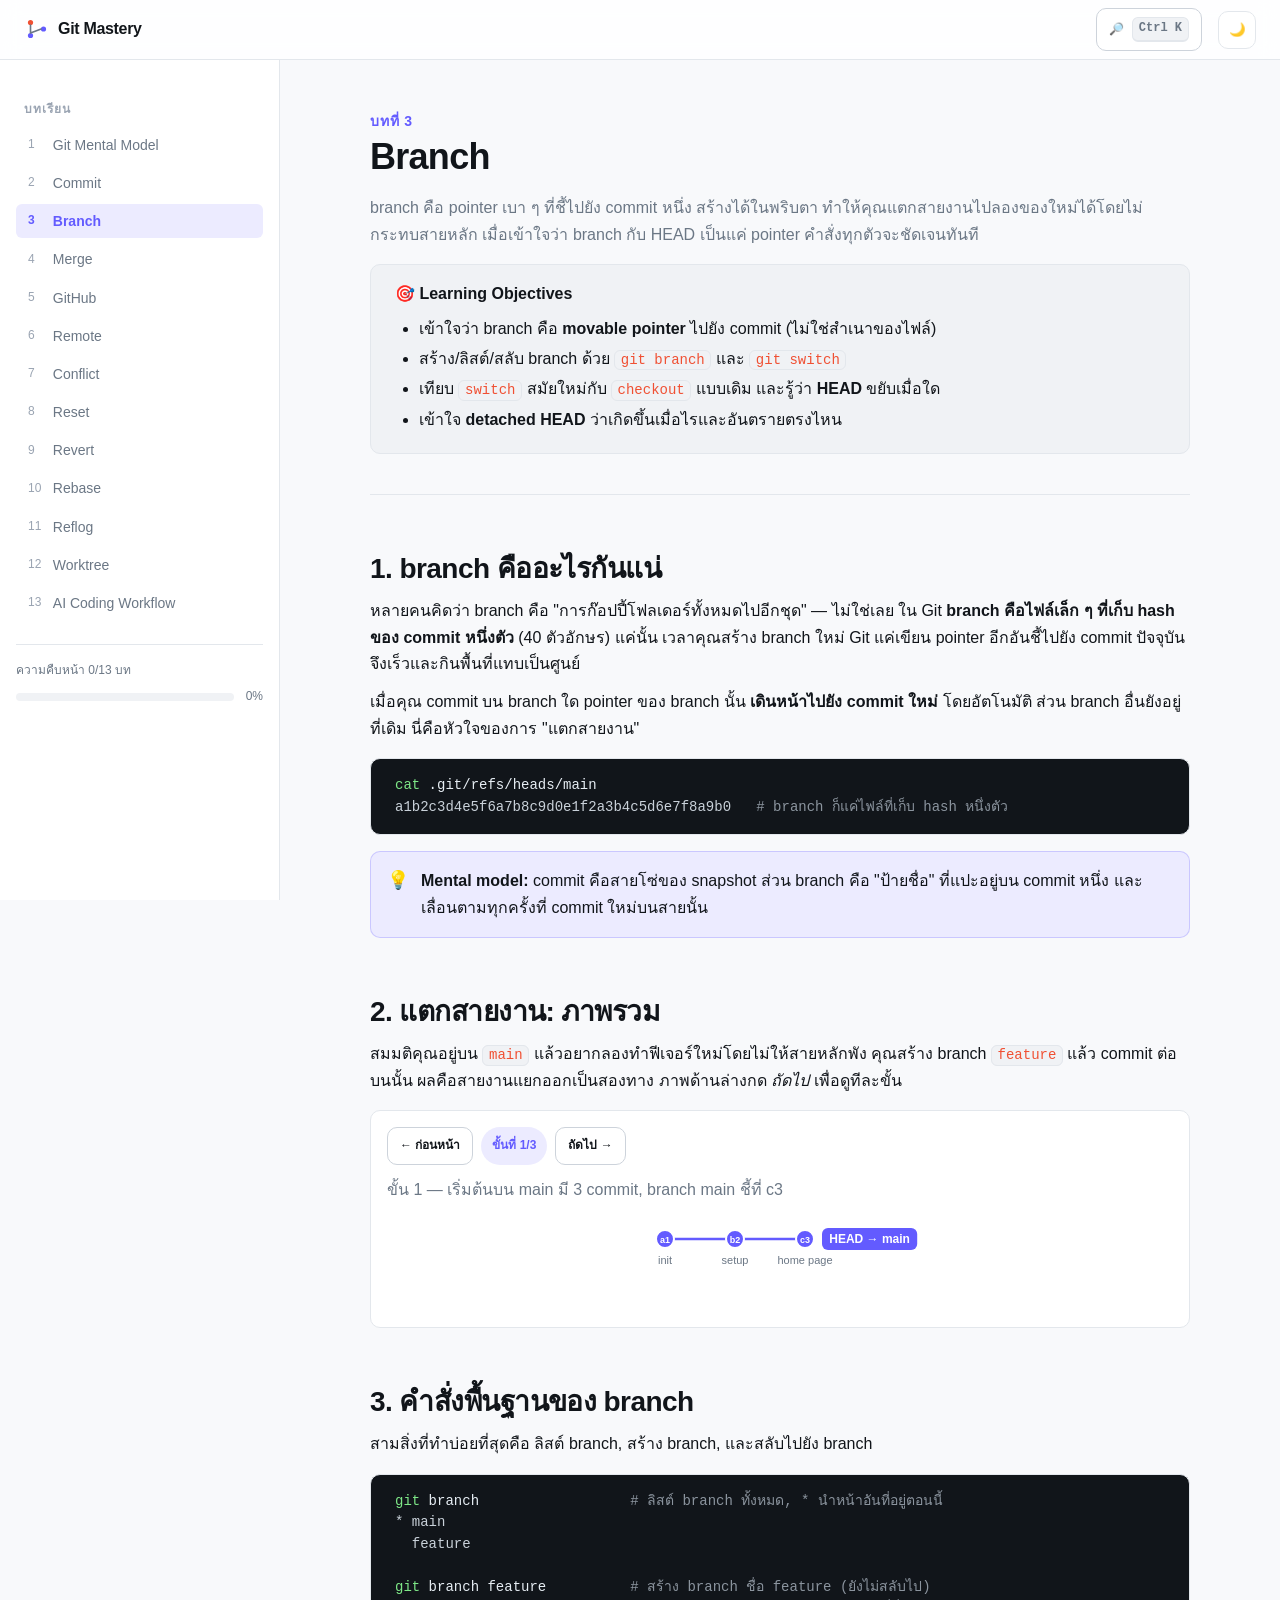
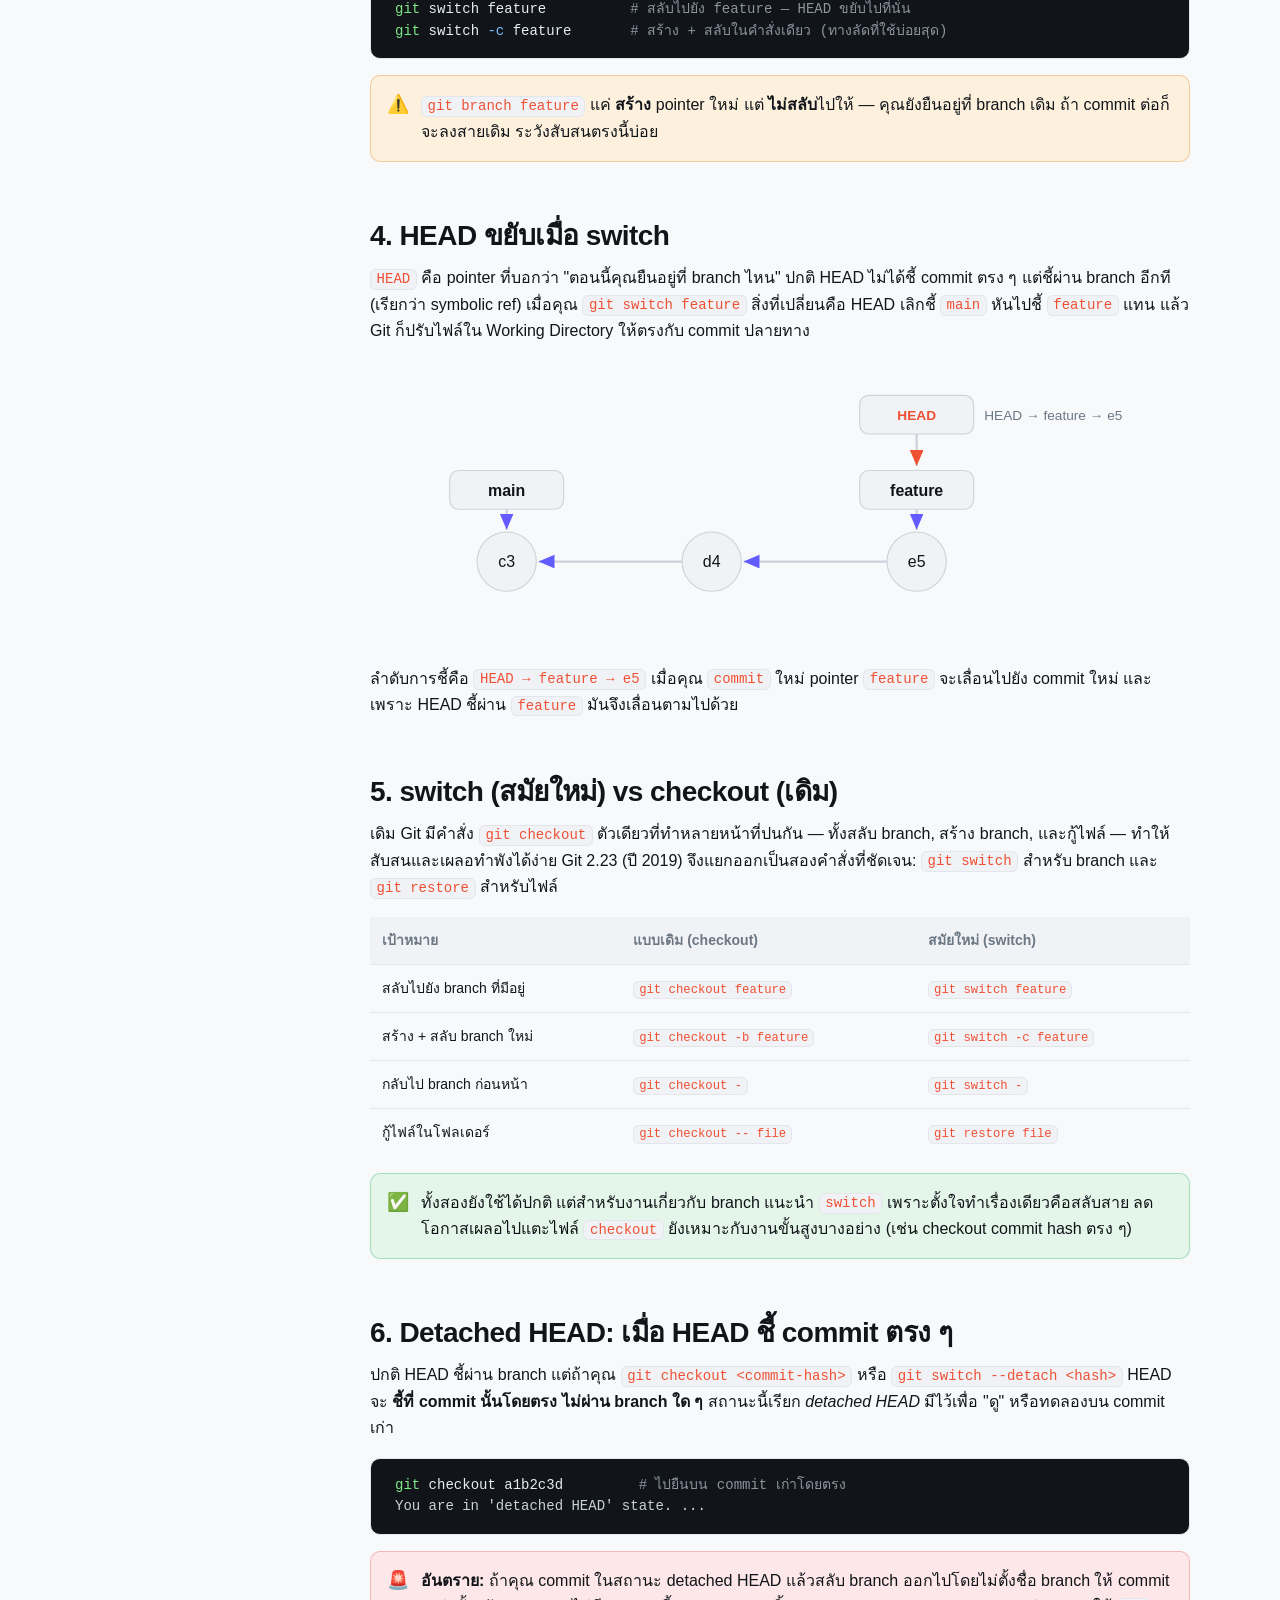
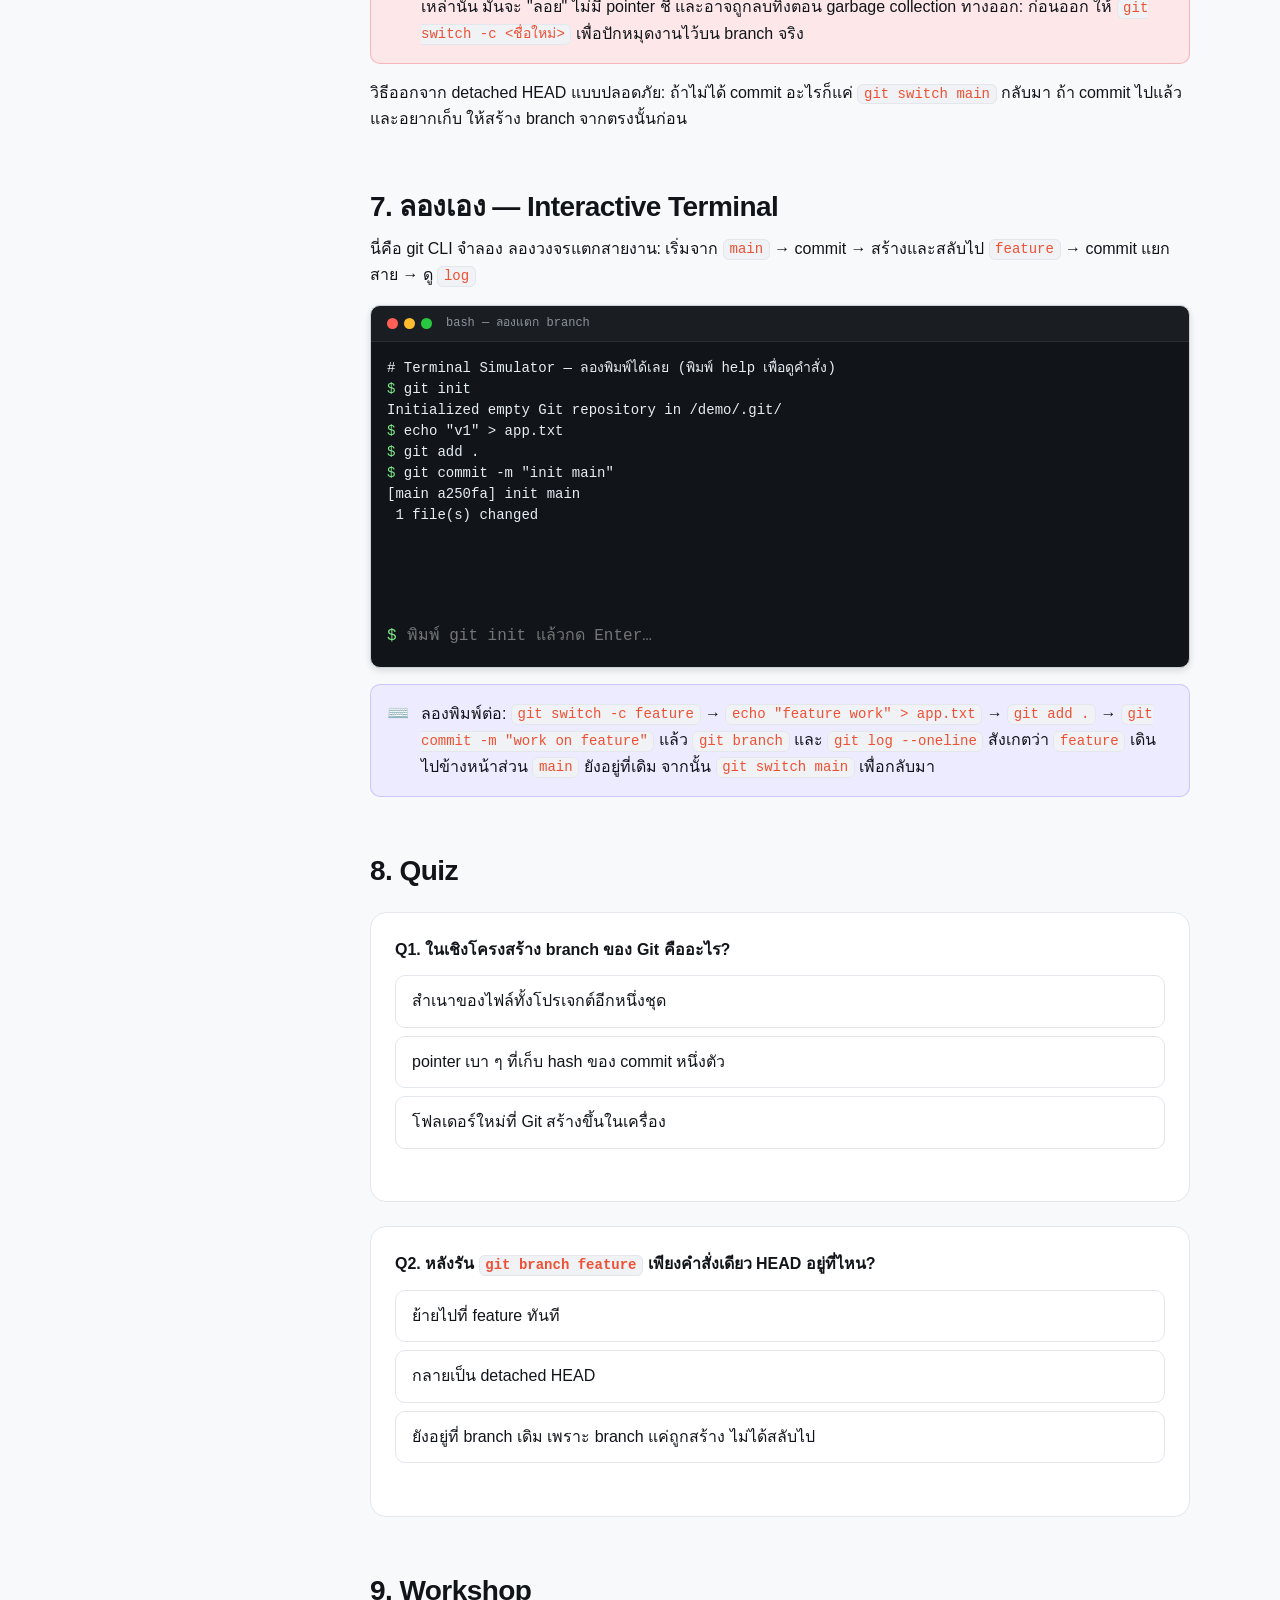
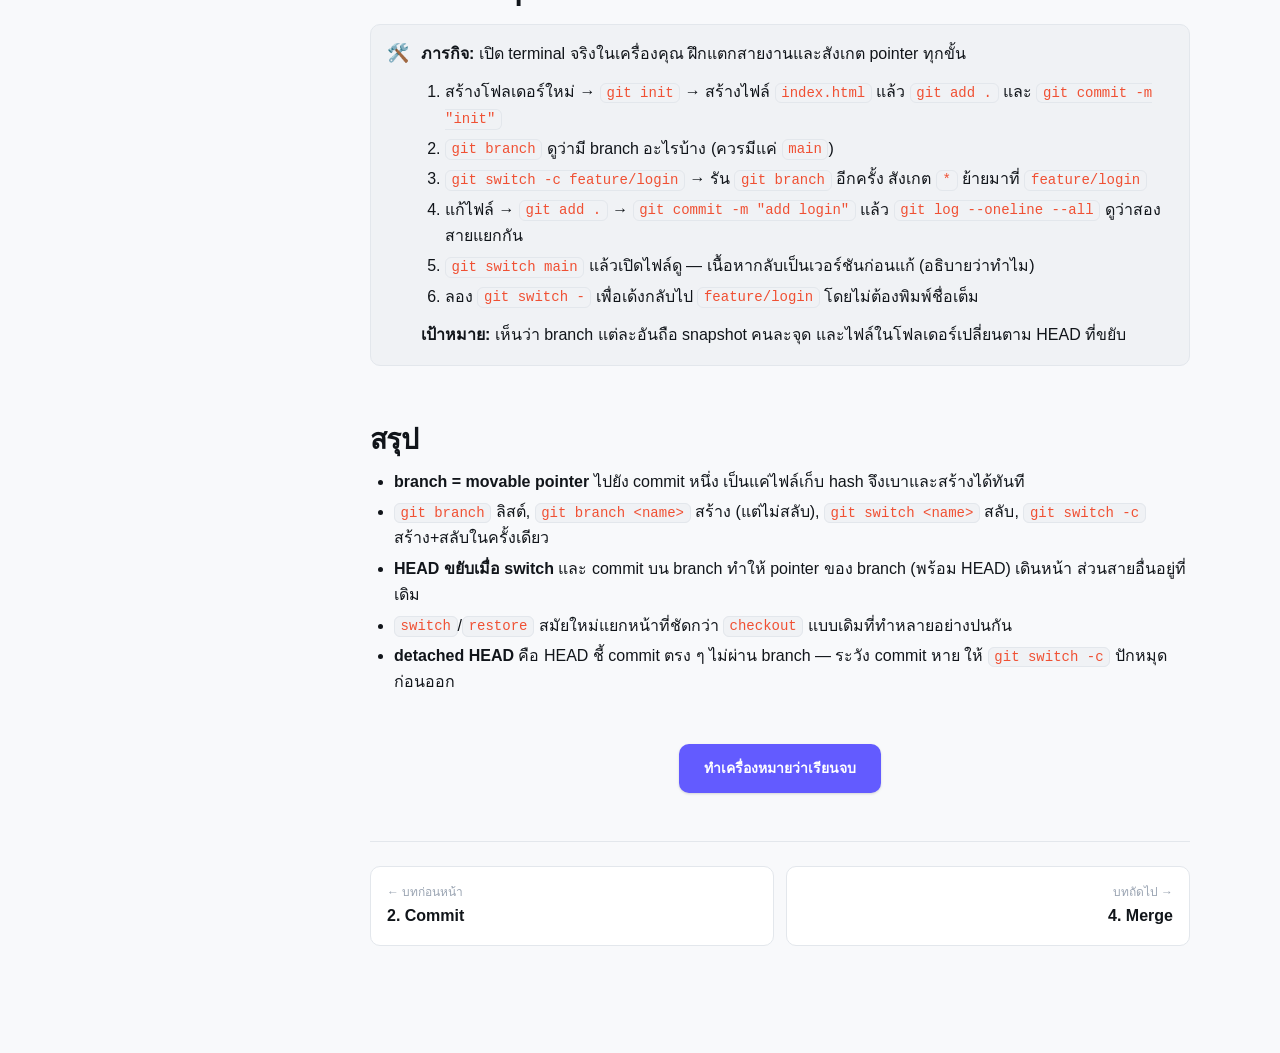
<file: chapters/03-branch.html>
<!DOCTYPE html>
<html lang="th" data-theme="light">
<head>
  <meta charset="UTF-8" />
  <meta name="viewport" content="width=device-width, initial-scale=1.0" />
  <title>บทที่ 3 · Branch — Git Mastery</title>
  <meta name="description" content="แตกสายงานด้วย branch: pointer ที่เบามาก, git branch / switch / checkout, HEAD ขยับเมื่อสลับสาย และ detached HEAD" />
  <meta property="og:type" content="website" />
  <meta property="og:site_name" content="Git Mastery" />
  <meta property="og:locale" content="th_TH" />
  <meta property="og:title" content="บทที่ 3 · Branch — Git Mastery" />
  <meta property="og:description" content="แตกสายงานด้วย branch: pointer ที่เบามาก, git branch / switch / checkout, HEAD ขยับเมื่อสลับสาย และ detached HEAD" />
  <meta property="og:url" content="https://nattagidgig-hash.github.io/git-mastery/chapters/03-branch.html" />
  <meta property="og:image" content="https://nattagidgig-hash.github.io/git-mastery/assets/og.png" />
  <meta property="og:image:width" content="1200" />
  <meta property="og:image:height" content="630" />
  <meta name="twitter:card" content="summary_large_image" />
  <meta name="twitter:title" content="บทที่ 3 · Branch — Git Mastery" />
  <meta name="twitter:description" content="แตกสายงานด้วย branch: pointer ที่เบามาก, git branch / switch / checkout, HEAD ขยับเมื่อสลับสาย และ detached HEAD" />
  <meta name="twitter:image" content="https://nattagidgig-hash.github.io/git-mastery/assets/og.png" />
  <link rel="stylesheet" href="../assets/css/style.css" />
  <link rel="icon" href="data:image/svg+xml,<svg xmlns='http://www.w3.org/2000/svg' viewBox='0 0 32 32'><text y='26' font-size='26'>🌿</text></svg>" />
</head>
<body>
  <a class="skip-link" href="#main">ข้ามไปเนื้อหา</a>

  <header class="header">
    <button class="icon-btn menu-toggle" aria-label="เปิดเมนูบทเรียน">☰</button>
    <a class="brand" href="../index.html" data-home>
      <svg class="brand-mark" viewBox="0 0 32 32" fill="none" xmlns="http://www.w3.org/2000/svg" aria-hidden="true">
        <circle cx="8" cy="8" r="3.2" fill="var(--accent)"/><circle cx="8" cy="24" r="3.2" fill="var(--primary)"/><circle cx="24" cy="16" r="3.2" fill="var(--primary)"/>
        <path d="M8 11v10M8 21l13-5" stroke="var(--text-muted)" stroke-width="2" stroke-linecap="round"/>
      </svg>
      Git Mastery
    </a>
    <div class="spacer"></div>
    <button class="btn btn-ghost btn-sm" data-search-open aria-label="ค้นหา">🔎 <span class="kbd">Ctrl K</span></button>
    <button class="icon-btn" data-theme-toggle aria-label="สลับโหมดมืด/สว่าง"><span data-theme-icon>🌙</span></button>
  </header>

  <div class="layout">
    <aside class="sidebar">
      <nav data-nav aria-label="รายการบทเรียน"></nav>
      <div data-progress style="margin-top:var(--s-5);padding-top:var(--s-4);border-top:1px solid var(--border)"></div>
    </aside>

    <main class="content" id="main">
      <div class="container">

        <div class="chapter-head">
          <span class="eyebrow">บทที่ 3</span>
          <h1>Branch</h1>
          <p class="lead muted">branch คือ pointer เบา ๆ ที่ชี้ไปยัง commit หนึ่ง สร้างได้ในพริบตา ทำให้คุณแตกสายงานไปลองของใหม่ได้โดยไม่กระทบสายหลัก เมื่อเข้าใจว่า branch กับ HEAD เป็นแค่ pointer คำสั่งทุกตัวจะชัดเจนทันที</p>
          <div class="objectives">
            <strong>🎯 Learning Objectives</strong>
            <ul>
              <li>เข้าใจว่า branch คือ <strong>movable pointer</strong> ไปยัง commit (ไม่ใช่สำเนาของไฟล์)</li>
              <li>สร้าง/ลิสต์/สลับ branch ด้วย <code>git branch</code> และ <code>git switch</code></li>
              <li>เทียบ <code>switch</code> สมัยใหม่กับ <code>checkout</code> แบบเดิม และรู้ว่า <strong>HEAD</strong> ขยับเมื่อใด</li>
              <li>เข้าใจ <strong>detached HEAD</strong> ว่าเกิดขึ้นเมื่อไรและอันตรายตรงไหน</li>
            </ul>
          </div>
        </div>

        <h2>1. branch คืออะไรกันแน่</h2>
        <p>หลายคนคิดว่า branch คือ "การก๊อปปี้โฟลเดอร์ทั้งหมดไปอีกชุด" — ไม่ใช่เลย ใน Git <strong>branch คือไฟล์เล็ก ๆ ที่เก็บ hash ของ commit หนึ่งตัว</strong> (40 ตัวอักษร) แค่นั้น เวลาคุณสร้าง branch ใหม่ Git แค่เขียน pointer อีกอันชี้ไปยัง commit ปัจจุบัน จึงเร็วและกินพื้นที่แทบเป็นศูนย์</p>
        <p>เมื่อคุณ commit บน branch ใด pointer ของ branch นั้น <strong>เดินหน้าไปยัง commit ใหม่</strong> โดยอัตโนมัติ ส่วน branch อื่นยังอยู่ที่เดิม นี่คือหัวใจของการ "แตกสายงาน"</p>
        <pre><code><span class="tok-cmd">cat</span> .git/refs/heads/main
<span class="tok-out">a1b2c3d4e5f6a7b8c9d0e1f2a3b4c5d6e7f8a9b0</span>   <span class="tok-cmt"># branch ก็แค่ไฟล์ที่เก็บ hash หนึ่งตัว</span></code></pre>
        <div class="callout note"><span class="ico">💡</span><div><strong>Mental model:</strong> commit คือสายโซ่ของ snapshot ส่วน branch คือ "ป้ายชื่อ" ที่แปะอยู่บน commit หนึ่ง และเลื่อนตามทุกครั้งที่ commit ใหม่บนสายนั้น</div></div>

        <h2>2. แตกสายงาน: ภาพรวม</h2>
        <p>สมมติคุณอยู่บน <code>main</code> แล้วอยากลองทำฟีเจอร์ใหม่โดยไม่ให้สายหลักพัง คุณสร้าง branch <code>feature</code> แล้ว commit ต่อบนนั้น ผลคือสายงานแยกออกเป็นสองทาง ภาพด้านล่างกด <em>ถัดไป</em> เพื่อดูทีละขั้น</p>

        <div data-gitgraph>
          <script type="application/json">
          [
            {"head":"main","caption":"ขั้น 1 — เริ่มต้นบน main มี 3 commit, branch main ชี้ที่ c3",
             "commits":[
               {"id":"a1","branch":"main","parents":[],"msg":"init"},
               {"id":"b2","branch":"main","parents":["a1"],"msg":"setup"},
               {"id":"c3","branch":"main","parents":["b2"],"msg":"home page"}
             ]},
            {"head":"feature","caption":"ขั้น 2 — git switch -c feature: สร้าง pointer ใหม่ชี้ที่ c3 เดียวกัน HEAD ย้ายมาที่ feature (ยังไม่มี commit ใหม่)",
             "commits":[
               {"id":"a1","branch":"main","parents":[],"msg":"init"},
               {"id":"b2","branch":"main","parents":["a1"],"msg":"setup"},
               {"id":"c3","branch":"main","parents":["b2"],"msg":"home page"}
             ]},
            {"head":"feature","caption":"ขั้น 3 — commit บน feature: pointer feature เดินไป d4/e5 ส่วน main ยังอยู่ที่ c3 — สายงานแยกแล้ว",
             "commits":[
               {"id":"a1","branch":"main","parents":[],"msg":"init"},
               {"id":"b2","branch":"main","parents":["a1"],"msg":"setup"},
               {"id":"c3","branch":"main","parents":["b2"],"msg":"home page"},
               {"id":"d4","branch":"feature","parents":["c3"],"msg":"add form"},
               {"id":"e5","branch":"feature","parents":["d4"],"msg":"validate"}
             ]}
          ]
          </script>
        </div>

        <h2>3. คำสั่งพื้นฐานของ branch</h2>
        <p>สามสิ่งที่ทำบ่อยที่สุดคือ ลิสต์ branch, สร้าง branch, และสลับไปยัง branch</p>
        <pre><code><span class="tok-cmd">git</span> branch                  <span class="tok-cmt"># ลิสต์ branch ทั้งหมด, * นำหน้าอันที่อยู่ตอนนี้</span>
<span class="tok-out">* main</span>
<span class="tok-out">  feature</span>

<span class="tok-cmd">git</span> branch feature          <span class="tok-cmt"># สร้าง branch ชื่อ feature (ยังไม่สลับไป)</span>
<span class="tok-cmd">git</span> switch feature          <span class="tok-cmt"># สลับไปยัง feature — HEAD ขยับไปที่นั่น</span>
<span class="tok-cmd">git</span> switch <span class="tok-flag">-c</span> feature       <span class="tok-cmt"># สร้าง + สลับในคำสั่งเดียว (ทางลัดที่ใช้บ่อยสุด)</span></code></pre>
        <div class="callout warn"><span class="ico">⚠️</span><div><code>git branch feature</code> แค่ <strong>สร้าง</strong> pointer ใหม่ แต่ <strong>ไม่สลับ</strong>ไปให้ — คุณยังยืนอยู่ที่ branch เดิม ถ้า commit ต่อก็จะลงสายเดิม ระวังสับสนตรงนี้บ่อย</div></div>

        <h2>4. HEAD ขยับเมื่อ switch</h2>
        <p><code>HEAD</code> คือ pointer ที่บอกว่า "ตอนนี้คุณยืนอยู่ที่ branch ไหน" ปกติ HEAD ไม่ได้ชี้ commit ตรง ๆ แต่ชี้ผ่าน branch อีกที (เรียกว่า symbolic ref) เมื่อคุณ <code>git switch feature</code> สิ่งที่เปลี่ยนคือ HEAD เลิกชี้ <code>main</code> หันไปชี้ <code>feature</code> แทน แล้ว Git ก็ปรับไฟล์ใน Working Directory ให้ตรงกับ commit ปลายทาง</p>

        <svg class="diagram" viewBox="0 0 720 240" role="img" aria-label="แผนภาพ HEAD ชี้ผ่าน branch ไปยัง commit">
          <defs><marker id="ar3" markerWidth="9" markerHeight="9" refX="7" refY="3" orient="auto"><path d="M0 0 L7 3 L0 6 z" fill="var(--primary)"/></marker>
          <marker id="ar3a" markerWidth="9" markerHeight="9" refX="7" refY="3" orient="auto"><path d="M0 0 L7 3 L0 6 z" fill="var(--accent)"/></marker></defs>
          <!-- commits chain -->
          <circle class="node" cx="120" cy="170" r="26"/>
          <circle class="node" cx="300" cy="170" r="26"/>
          <circle class="node" cx="480" cy="170" r="26"/>
          <text class="label" x="120" y="175" text-anchor="middle" font-size="12">c3</text>
          <text class="label" x="300" y="175" text-anchor="middle" font-size="12">d4</text>
          <text class="label" x="480" y="175" text-anchor="middle" font-size="12">e5</text>
          <line class="edge" x1="274" y1="170" x2="148" y2="170" stroke="var(--text-muted)" stroke-width="2" marker-end="url(#ar3)"/>
          <line class="edge" x1="454" y1="170" x2="328" y2="170" stroke="var(--text-muted)" stroke-width="2" marker-end="url(#ar3)"/>
          <!-- branch pointers -->
          <rect class="node" x="70" y="90" width="100" height="34" rx="8"/>
          <text class="label" x="120" y="112" text-anchor="middle" font-size="12" font-weight="700">main</text>
          <line class="edge" x1="120" y1="124" x2="120" y2="142" stroke="var(--primary)" stroke-width="2" marker-end="url(#ar3)"/>
          <rect class="node" x="430" y="90" width="100" height="34" rx="8"/>
          <text class="label" x="480" y="112" text-anchor="middle" font-size="12" font-weight="700">feature</text>
          <line class="edge" x1="480" y1="124" x2="480" y2="142" stroke="var(--primary)" stroke-width="2" marker-end="url(#ar3)"/>
          <!-- HEAD -->
          <rect class="node" x="430" y="24" width="100" height="34" rx="8"/>
          <text class="accent" x="480" y="46" text-anchor="middle" font-size="12" font-weight="700">HEAD</text>
          <line class="edge" x1="480" y1="58" x2="480" y2="86" stroke="var(--accent)" stroke-width="2" marker-end="url(#ar3a)"/>
          <text class="muted" x="600" y="46" text-anchor="middle" font-size="12">HEAD → feature → e5</text>
        </svg>

        <p>ลำดับการชี้คือ <code>HEAD → feature → e5</code> เมื่อคุณ <code>commit</code> ใหม่ pointer <code>feature</code> จะเลื่อนไปยัง commit ใหม่ และเพราะ HEAD ชี้ผ่าน <code>feature</code> มันจึงเลื่อนตามไปด้วย</p>

        <h2>5. switch (สมัยใหม่) vs checkout (เดิม)</h2>
        <p>เดิม Git มีคำสั่ง <code>git checkout</code> ตัวเดียวที่ทำหลายหน้าที่ปนกัน — ทั้งสลับ branch, สร้าง branch, และกู้ไฟล์ — ทำให้สับสนและเผลอทำพังได้ง่าย Git 2.23 (ปี 2019) จึงแยกออกเป็นสองคำสั่งที่ชัดเจน: <code>git switch</code> สำหรับ branch และ <code>git restore</code> สำหรับไฟล์</p>
        <table>
          <thead><tr><th>เป้าหมาย</th><th>แบบเดิม (checkout)</th><th>สมัยใหม่ (switch)</th></tr></thead>
          <tbody>
            <tr><td>สลับไปยัง branch ที่มีอยู่</td><td><code>git checkout feature</code></td><td><code>git switch feature</code></td></tr>
            <tr><td>สร้าง + สลับ branch ใหม่</td><td><code>git checkout -b feature</code></td><td><code>git switch -c feature</code></td></tr>
            <tr><td>กลับไป branch ก่อนหน้า</td><td><code>git checkout -</code></td><td><code>git switch -</code></td></tr>
            <tr><td>กู้ไฟล์ในโฟลเดอร์</td><td><code>git checkout -- file</code></td><td><code>git restore file</code></td></tr>
          </tbody>
        </table>
        <div class="callout tip"><span class="ico">✅</span><div>ทั้งสองยังใช้ได้ปกติ แต่สำหรับงานเกี่ยวกับ branch แนะนำ <code>switch</code> เพราะตั้งใจทำเรื่องเดียวคือสลับสาย ลดโอกาสเผลอไปแตะไฟล์ <code>checkout</code> ยังเหมาะกับงานขั้นสูงบางอย่าง (เช่น checkout commit hash ตรง ๆ)</div></div>

        <h2>6. Detached HEAD: เมื่อ HEAD ชี้ commit ตรง ๆ</h2>
        <p>ปกติ HEAD ชี้ผ่าน branch แต่ถ้าคุณ <code>git checkout &lt;commit-hash&gt;</code> หรือ <code>git switch --detach &lt;hash&gt;</code> HEAD จะ <strong>ชี้ที่ commit นั้นโดยตรง ไม่ผ่าน branch ใด ๆ</strong> สถานะนี้เรียก <em>detached HEAD</em> มีไว้เพื่อ "ดู" หรือทดลองบน commit เก่า</p>
        <pre><code><span class="tok-cmd">git</span> checkout a1b2c3d         <span class="tok-cmt"># ไปยืนบน commit เก่าโดยตรง</span>
<span class="tok-out">You are in 'detached HEAD' state. ...</span></code></pre>
        <div class="callout danger"><span class="ico">🚨</span><div><strong>อันตราย:</strong> ถ้าคุณ commit ในสถานะ detached HEAD แล้วสลับ branch ออกไปโดยไม่ตั้งชื่อ branch ให้ commit เหล่านั้น มันจะ "ลอย" ไม่มี pointer ชี้ และอาจถูกลบทิ้งตอน garbage collection ทางออก: ก่อนออก ให้ <code>git switch -c &lt;ชื่อใหม่&gt;</code> เพื่อปักหมุดงานไว้บน branch จริง</div></div>
        <p>วิธีออกจาก detached HEAD แบบปลอดภัย: ถ้าไม่ได้ commit อะไรก็แค่ <code>git switch main</code> กลับมา ถ้า commit ไปแล้วและอยากเก็บ ให้สร้าง branch จากตรงนั้นก่อน</p>

        <h2>7. ลองเอง — Interactive Terminal</h2>
        <p>นี่คือ git CLI จำลอง ลองวงจรแตกสายงาน: เริ่มจาก <code>main</code> → commit → สร้างและสลับไป <code>feature</code> → commit แยกสาย → ดู <code>log</code></p>
        <div data-terminal data-title="bash — ลองแตก branch"
             data-script='git init|echo "v1" > app.txt|git add .|git commit -m "init main"'></div>
        <div class="callout note"><span class="ico">⌨️</span><div>ลองพิมพ์ต่อ: <code>git switch -c feature</code> → <code>echo "feature work" &gt; app.txt</code> → <code>git add .</code> → <code>git commit -m "work on feature"</code> แล้ว <code>git branch</code> และ <code>git log --oneline</code> สังเกตว่า <code>feature</code> เดินไปข้างหน้าส่วน <code>main</code> ยังอยู่ที่เดิม จากนั้น <code>git switch main</code> เพื่อกลับมา</div></div>

        <h2>8. Quiz</h2>
        <div class="quiz" data-quiz data-answer="1" data-explain="branch คือ pointer (ไฟล์เก็บ hash หนึ่งตัว) ที่ชี้ไปยัง commit หนึ่ง ไม่ใช่สำเนาของไฟล์ทั้งโปรเจกต์ จึงเบาและสร้างได้ทันที">
          <div class="quiz-q">Q1. ในเชิงโครงสร้าง branch ของ Git คืออะไร?</div>
          <div class="quiz-opts">
            <button class="quiz-opt">สำเนาของไฟล์ทั้งโปรเจกต์อีกหนึ่งชุด</button>
            <button class="quiz-opt">pointer เบา ๆ ที่เก็บ hash ของ commit หนึ่งตัว</button>
            <button class="quiz-opt">โฟลเดอร์ใหม่ที่ Git สร้างขึ้นในเครื่อง</button>
          </div>
          <div class="quiz-feedback" role="status"></div>
        </div>
        <div class="quiz" data-quiz data-answer="2" data-explain="git branch feature เพียงสร้าง pointer ใหม่เท่านั้น ไม่ได้ย้าย HEAD ไป ต้องใช้ git switch feature (หรือ git switch -c feature เพื่อสร้างและสลับในครั้งเดียว) จึงจะย้าย HEAD">
          <div class="quiz-q">Q2. หลังรัน <code>git branch feature</code> เพียงคำสั่งเดียว HEAD อยู่ที่ไหน?</div>
          <div class="quiz-opts">
            <button class="quiz-opt">ย้ายไปที่ feature ทันที</button>
            <button class="quiz-opt">กลายเป็น detached HEAD</button>
            <button class="quiz-opt">ยังอยู่ที่ branch เดิม เพราะ branch แค่ถูกสร้าง ไม่ได้สลับไป</button>
          </div>
          <div class="quiz-feedback" role="status"></div>
        </div>

        <h2>9. Workshop</h2>
        <div class="callout"><span class="ico">🛠️</span><div>
          <strong>ภารกิจ:</strong> เปิด terminal จริงในเครื่องคุณ ฝึกแตกสายงานและสังเกต pointer ทุกขั้น
          <ol>
            <li>สร้างโฟลเดอร์ใหม่ → <code>git init</code> → สร้างไฟล์ <code>index.html</code> แล้ว <code>git add .</code> และ <code>git commit -m "init"</code></li>
            <li><code>git branch</code> ดูว่ามี branch อะไรบ้าง (ควรมีแค่ <code>main</code>)</li>
            <li><code>git switch -c feature/login</code> → รัน <code>git branch</code> อีกครั้ง สังเกต <code>*</code> ย้ายมาที่ <code>feature/login</code></li>
            <li>แก้ไฟล์ → <code>git add .</code> → <code>git commit -m "add login"</code> แล้ว <code>git log --oneline --all</code> ดูว่าสองสายแยกกัน</li>
            <li><code>git switch main</code> แล้วเปิดไฟล์ดู — เนื้อหากลับเป็นเวอร์ชันก่อนแก้ (อธิบายว่าทำไม)</li>
            <li>ลอง <code>git switch -</code> เพื่อเด้งกลับไป <code>feature/login</code> โดยไม่ต้องพิมพ์ชื่อเต็ม</li>
          </ol>
          <strong>เป้าหมาย:</strong> เห็นว่า branch แต่ละอันถือ snapshot คนละจุด และไฟล์ในโฟลเดอร์เปลี่ยนตาม HEAD ที่ขยับ
        </div></div>

        <h2>สรุป</h2>
        <ul>
          <li><strong>branch = movable pointer</strong> ไปยัง commit หนึ่ง เป็นแค่ไฟล์เก็บ hash จึงเบาและสร้างได้ทันที</li>
          <li><code>git branch</code> ลิสต์, <code>git branch &lt;name&gt;</code> สร้าง (แต่ไม่สลับ), <code>git switch &lt;name&gt;</code> สลับ, <code>git switch -c</code> สร้าง+สลับในครั้งเดียว</li>
          <li><strong>HEAD ขยับเมื่อ switch</strong> และ commit บน branch ทำให้ pointer ของ branch (พร้อม HEAD) เดินหน้า ส่วนสายอื่นอยู่ที่เดิม</li>
          <li><code>switch</code>/<code>restore</code> สมัยใหม่แยกหน้าที่ชัดกว่า <code>checkout</code> แบบเดิมที่ทำหลายอย่างปนกัน</li>
          <li><strong>detached HEAD</strong> คือ HEAD ชี้ commit ตรง ๆ ไม่ผ่าน branch — ระวัง commit หาย ให้ <code>git switch -c</code> ปักหมุดก่อนออก</li>
        </ul>

        <div class="center mt-7"><button class="btn" data-complete></button></div>
        <nav class="pager" data-pager aria-label="ไปบทอื่น"></nav>

      </div>
    </main>
  </div>

  <script src="../assets/js/app.js"></script>
  <script src="../assets/js/terminal.js"></script>
  <script src="../assets/js/gitgraph.js"></script>
  <script>GitMastery.init({ page: "chapter", slug: "03-branch" });</script>
</body>
</html>
</file>
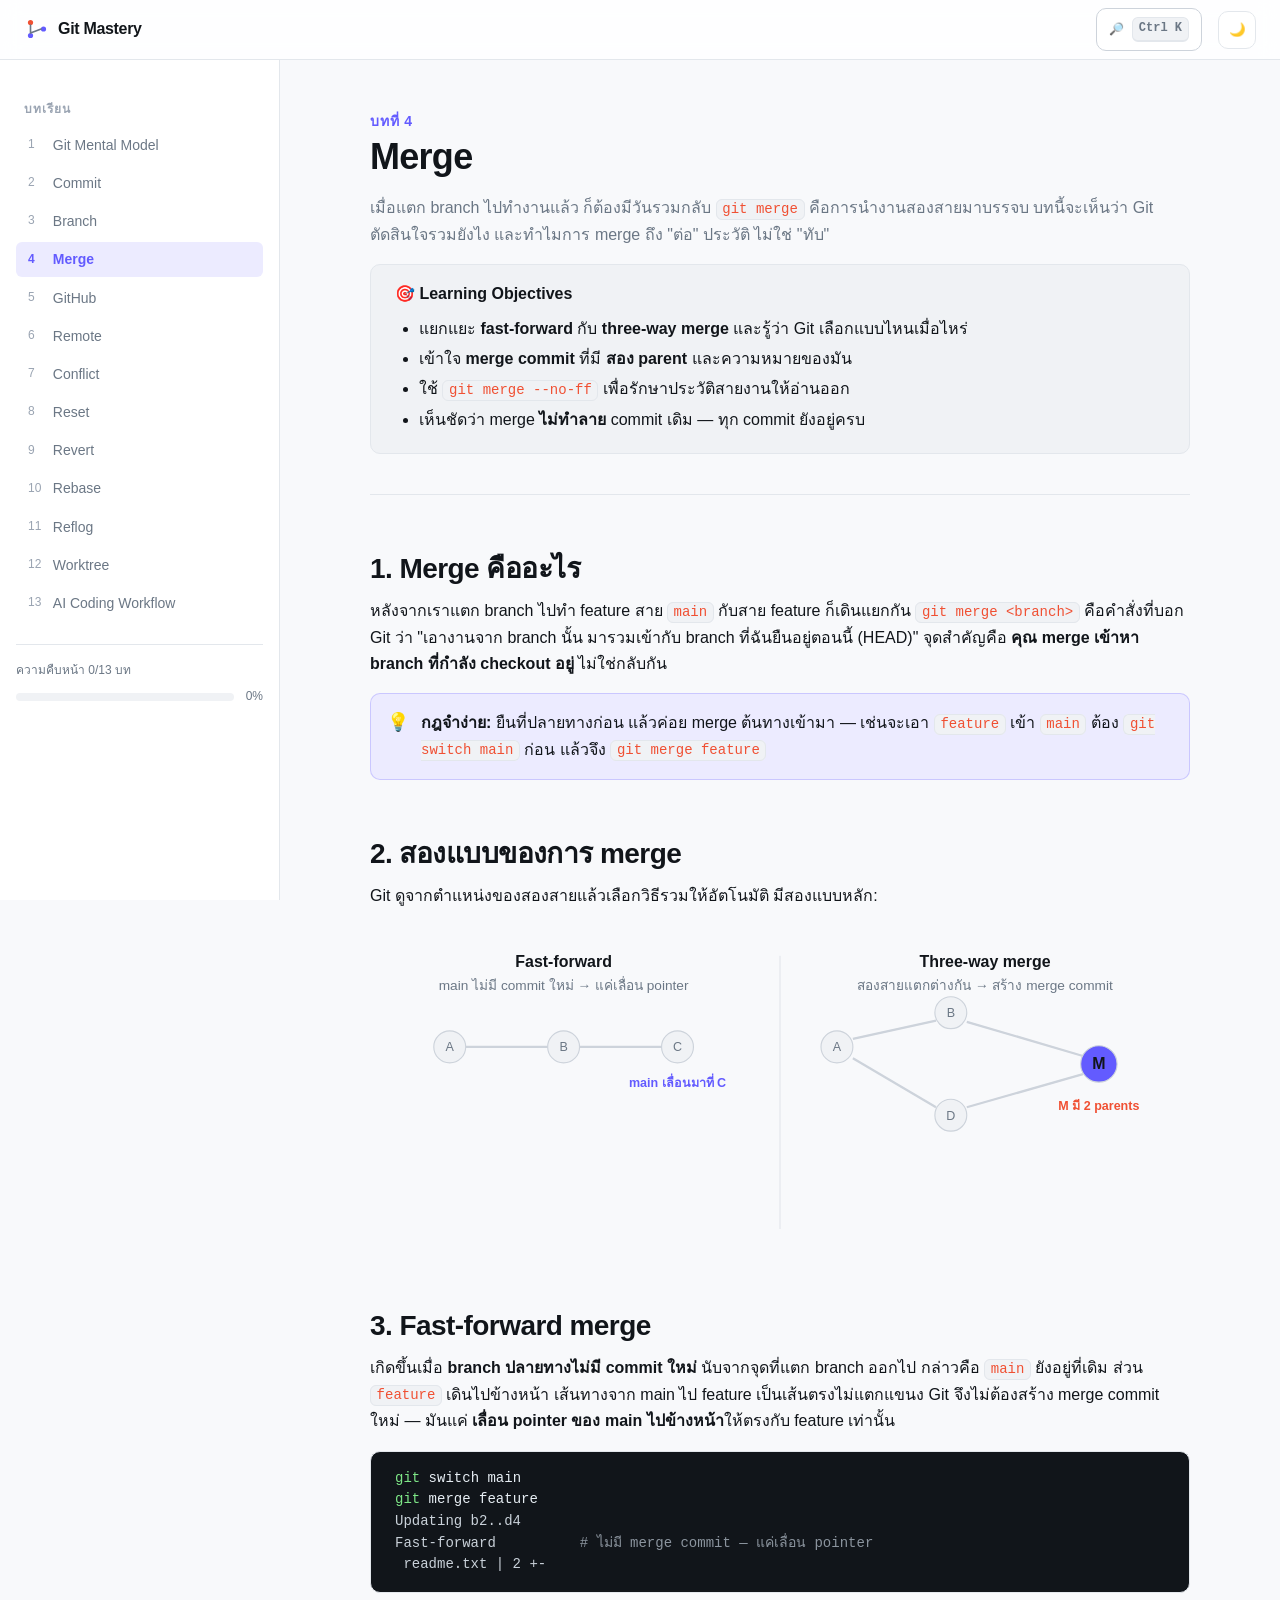
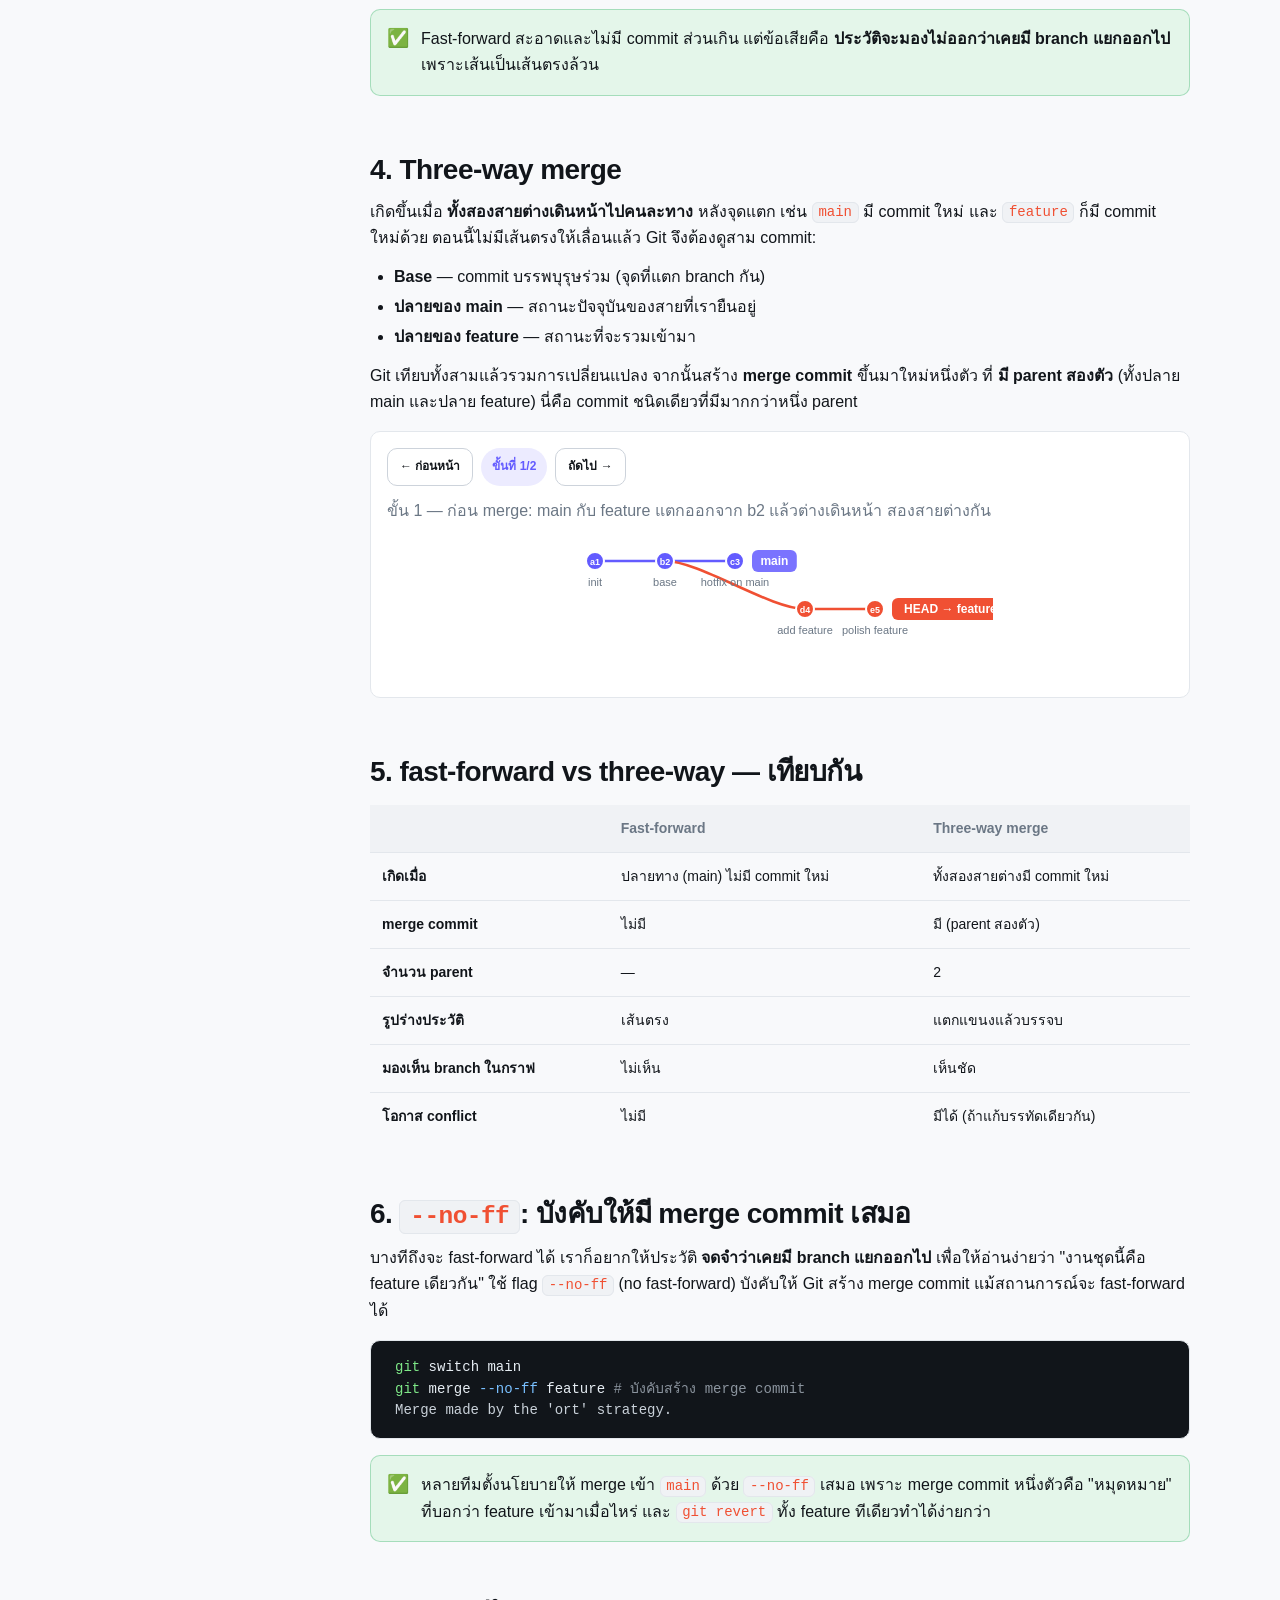
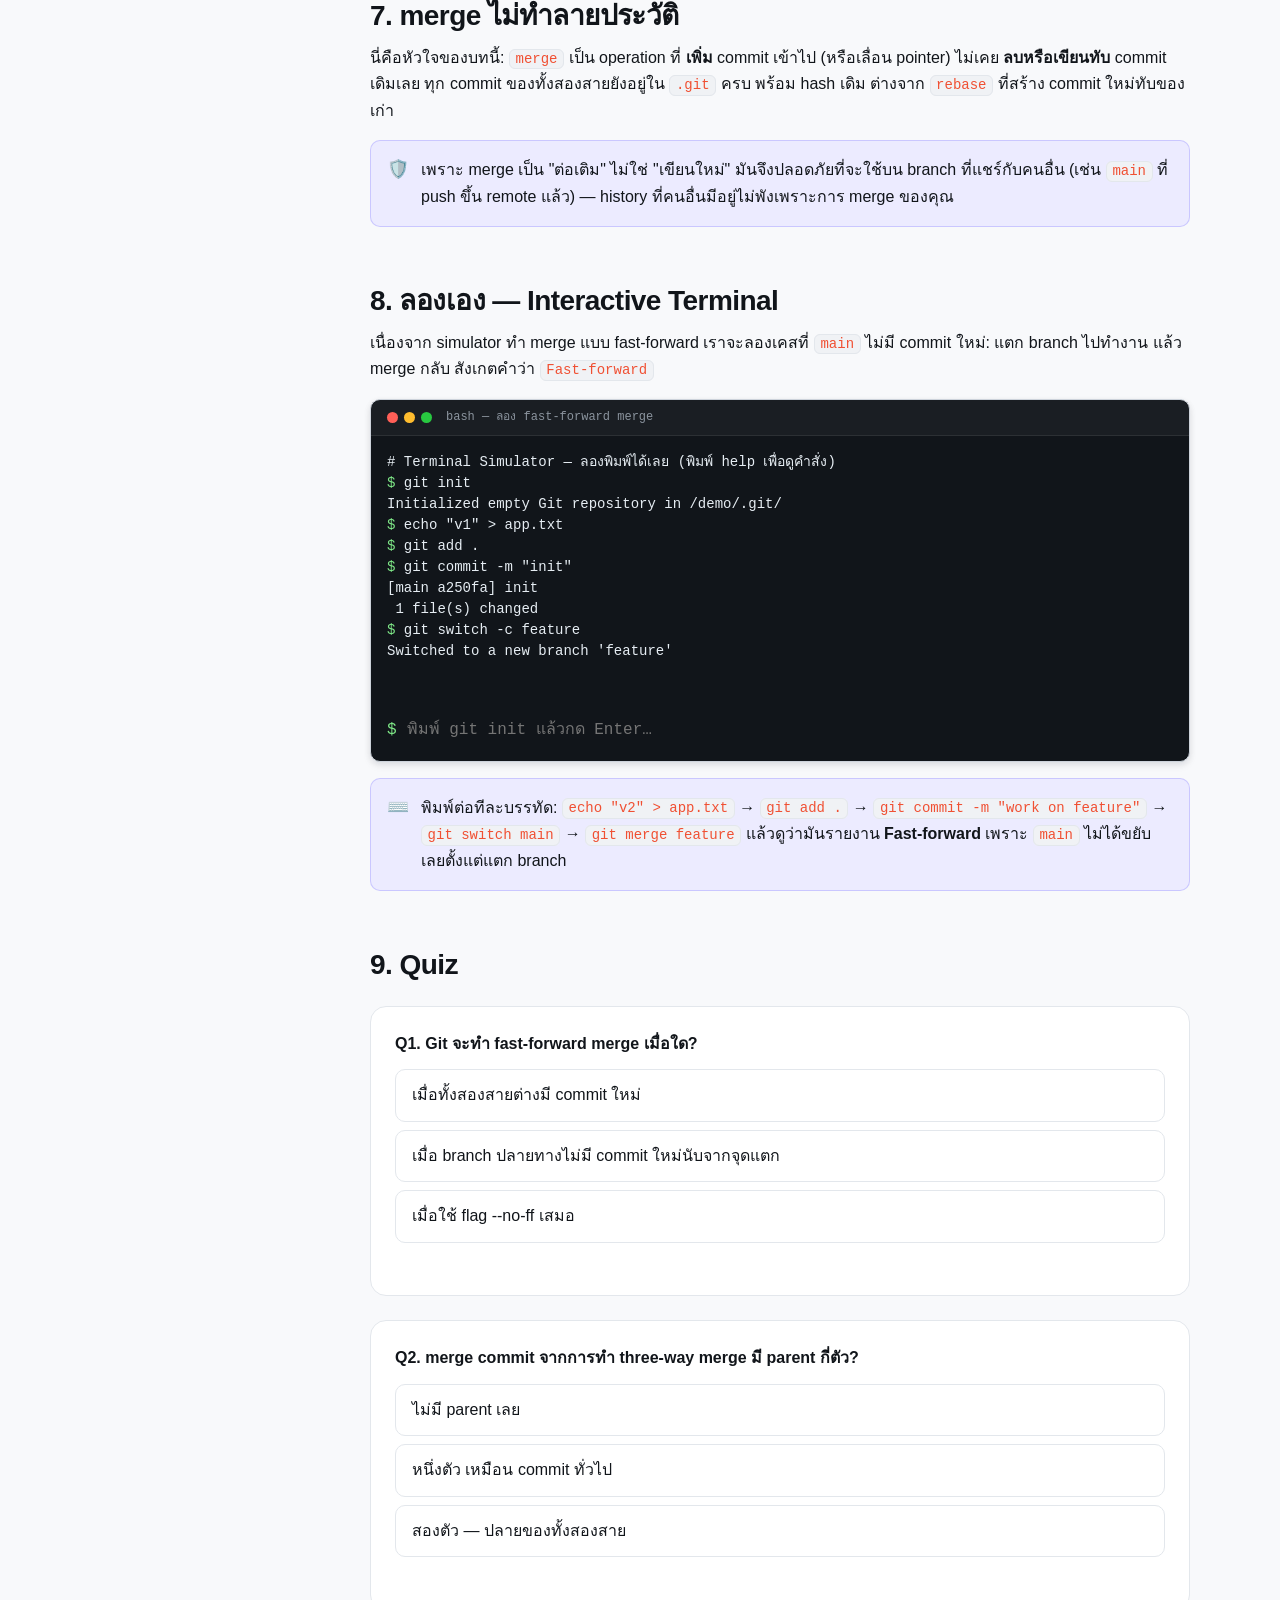
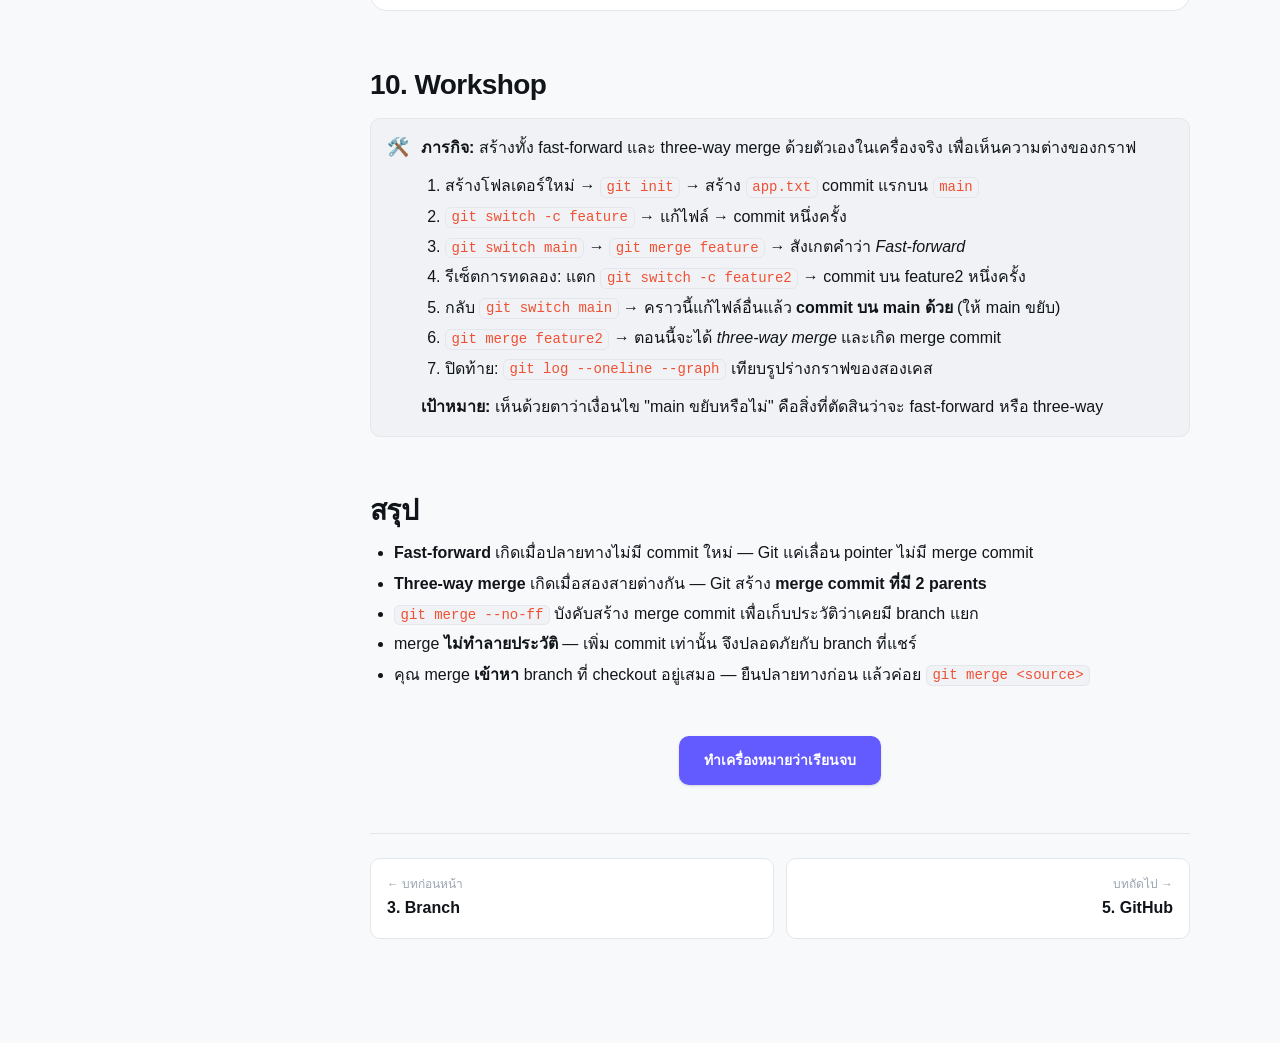
<file: chapters/04-merge.html>
<!DOCTYPE html>
<html lang="th" data-theme="light">
<head>
  <meta charset="UTF-8" />
  <meta name="viewport" content="width=device-width, initial-scale=1.0" />
  <title>บทที่ 4 · Merge — Git Mastery</title>
  <meta name="description" content="รวมสายงานด้วย git merge: fast-forward vs three-way merge, merge commit ที่มีสอง parent, --no-ff และเหตุผลที่ merge ไม่ทำลายประวัติ" />
  <meta property="og:type" content="website" />
  <meta property="og:site_name" content="Git Mastery" />
  <meta property="og:locale" content="th_TH" />
  <meta property="og:title" content="บทที่ 4 · Merge — Git Mastery" />
  <meta property="og:description" content="รวมสายงานด้วย git merge: fast-forward vs three-way merge, merge commit ที่มีสอง parent, --no-ff และเหตุผลที่ merge ไม่ทำลายประวัติ" />
  <meta property="og:url" content="https://nattagidgig-hash.github.io/git-mastery/chapters/04-merge.html" />
  <meta property="og:image" content="https://nattagidgig-hash.github.io/git-mastery/assets/og.png" />
  <meta property="og:image:width" content="1200" />
  <meta property="og:image:height" content="630" />
  <meta name="twitter:card" content="summary_large_image" />
  <meta name="twitter:title" content="บทที่ 4 · Merge — Git Mastery" />
  <meta name="twitter:description" content="รวมสายงานด้วย git merge: fast-forward vs three-way merge, merge commit ที่มีสอง parent, --no-ff และเหตุผลที่ merge ไม่ทำลายประวัติ" />
  <meta name="twitter:image" content="https://nattagidgig-hash.github.io/git-mastery/assets/og.png" />
  <link rel="stylesheet" href="../assets/css/style.css" />
  <link rel="icon" href="data:image/svg+xml,<svg xmlns='http://www.w3.org/2000/svg' viewBox='0 0 32 32'><text y='26' font-size='26'>🌿</text></svg>" />
</head>
<body>
  <a class="skip-link" href="#main">ข้ามไปเนื้อหา</a>

  <header class="header">
    <button class="icon-btn menu-toggle" aria-label="เปิดเมนูบทเรียน">☰</button>
    <a class="brand" href="../index.html" data-home>
      <svg class="brand-mark" viewBox="0 0 32 32" fill="none" xmlns="http://www.w3.org/2000/svg" aria-hidden="true">
        <circle cx="8" cy="8" r="3.2" fill="var(--accent)"/><circle cx="8" cy="24" r="3.2" fill="var(--primary)"/><circle cx="24" cy="16" r="3.2" fill="var(--primary)"/>
        <path d="M8 11v10M8 21l13-5" stroke="var(--text-muted)" stroke-width="2" stroke-linecap="round"/>
      </svg>
      Git Mastery
    </a>
    <div class="spacer"></div>
    <button class="btn btn-ghost btn-sm" data-search-open aria-label="ค้นหา">🔎 <span class="kbd">Ctrl K</span></button>
    <button class="icon-btn" data-theme-toggle aria-label="สลับโหมดมืด/สว่าง"><span data-theme-icon>🌙</span></button>
  </header>

  <div class="layout">
    <aside class="sidebar">
      <nav data-nav aria-label="รายการบทเรียน"></nav>
      <div data-progress style="margin-top:var(--s-5);padding-top:var(--s-4);border-top:1px solid var(--border)"></div>
    </aside>

    <main class="content" id="main">
      <div class="container">

        <div class="chapter-head">
          <span class="eyebrow">บทที่ 4</span>
          <h1>Merge</h1>
          <p class="lead muted">เมื่อแตก branch ไปทำงานแล้ว ก็ต้องมีวันรวมกลับ <code>git merge</code> คือการนำงานสองสายมาบรรจบ บทนี้จะเห็นว่า Git ตัดสินใจรวมยังไง และทำไมการ merge ถึง "ต่อ" ประวัติ ไม่ใช่ "ทับ"</p>
          <div class="objectives">
            <strong>🎯 Learning Objectives</strong>
            <ul>
              <li>แยกแยะ <strong>fast-forward</strong> กับ <strong>three-way merge</strong> และรู้ว่า Git เลือกแบบไหนเมื่อไหร่</li>
              <li>เข้าใจ <strong>merge commit</strong> ที่มี <strong>สอง parent</strong> และความหมายของมัน</li>
              <li>ใช้ <code>git merge --no-ff</code> เพื่อรักษาประวัติสายงานให้อ่านออก</li>
              <li>เห็นชัดว่า merge <strong>ไม่ทำลาย</strong> commit เดิม — ทุก commit ยังอยู่ครบ</li>
            </ul>
          </div>
        </div>

        <h2>1. Merge คืออะไร</h2>
        <p>หลังจากเราแตก branch ไปทำ feature สาย <code>main</code> กับสาย feature ก็เดินแยกกัน <code>git merge &lt;branch&gt;</code> คือคำสั่งที่บอก Git ว่า "เอางานจาก branch นั้น มารวมเข้ากับ branch ที่ฉันยืนอยู่ตอนนี้ (HEAD)" จุดสำคัญคือ <strong>คุณ merge เข้าหา branch ที่กำลัง checkout อยู่</strong> ไม่ใช่กลับกัน</p>
        <div class="callout note"><span class="ico">💡</span><div><strong>กฎจำง่าย:</strong> ยืนที่ปลายทางก่อน แล้วค่อย merge ต้นทางเข้ามา — เช่นจะเอา <code>feature</code> เข้า <code>main</code> ต้อง <code>git switch main</code> ก่อน แล้วจึง <code>git merge feature</code></div></div>

        <h2>2. สองแบบของการ merge</h2>
        <p>Git ดูจากตำแหน่งของสองสายแล้วเลือกวิธีรวมให้อัตโนมัติ มีสองแบบหลัก:</p>

        <svg class="diagram" viewBox="0 0 720 280" role="img" aria-label="แผนภาพเปรียบเทียบ fast-forward merge กับ three-way merge">
          <!-- Fast-forward side -->
          <text class="label" x="170" y="30" text-anchor="middle" font-weight="700">Fast-forward</text>
          <text class="muted" x="170" y="50" text-anchor="middle" font-size="12">main ไม่มี commit ใหม่ → แค่เลื่อน pointer</text>
          <line class="edge" x1="60" y1="100" x2="280" y2="100" stroke="var(--text-muted)" stroke-width="2"/>
          <circle class="node" cx="70"  cy="100" r="14"/>
          <circle class="node" cx="170" cy="100" r="14"/>
          <circle class="node" cx="270" cy="100" r="14"/>
          <text class="muted" x="70"  y="104" text-anchor="middle" font-size="11">A</text>
          <text class="muted" x="170" y="104" text-anchor="middle" font-size="11">B</text>
          <text class="muted" x="270" y="104" text-anchor="middle" font-size="11">C</text>
          <text class="primary" x="270" y="135" text-anchor="middle" font-size="11" font-weight="600">main เลื่อนมาที่ C</text>

          <!-- divider -->
          <line x1="360" y1="20" x2="360" y2="260" stroke="var(--border)" stroke-width="1"/>

          <!-- Three-way side -->
          <text class="label" x="540" y="30" text-anchor="middle" font-weight="700">Three-way merge</text>
          <text class="muted" x="540" y="50" text-anchor="middle" font-size="12">สองสายแตกต่างกัน → สร้าง merge commit</text>
          <circle class="node" cx="410" cy="100" r="14"/>
          <text class="muted" x="410" y="104" text-anchor="middle" font-size="11">A</text>
          <!-- main lane -->
          <circle class="node" cx="510" cy="70" r="14"/>
          <text class="muted" x="510" y="74" text-anchor="middle" font-size="11">B</text>
          <!-- feature lane -->
          <circle class="node" cx="510" cy="160" r="14"/>
          <text class="muted" x="510" y="164" text-anchor="middle" font-size="11">D</text>
          <!-- merge commit -->
          <circle class="node primary" cx="640" cy="115" r="16"/>
          <text class="label" x="640" y="119" text-anchor="middle" font-size="11" font-weight="700">M</text>
          <line class="edge" x1="424" y1="93"  x2="497" y2="77"  stroke="var(--text-muted)" stroke-width="2"/>
          <line class="edge" x1="424" y1="110" x2="497" y2="153" stroke="var(--accent)" stroke-width="2"/>
          <line class="edge" x1="524" y1="78"  x2="626" y2="108" stroke="var(--text-muted)" stroke-width="2"/>
          <line class="edge" x1="524" y1="153" x2="626" y2="124" stroke="var(--accent)" stroke-width="2"/>
          <text class="accent" x="640" y="155" text-anchor="middle" font-size="11" font-weight="600">M มี 2 parents</text>
        </svg>

        <h2>3. Fast-forward merge</h2>
        <p>เกิดขึ้นเมื่อ <strong>branch ปลายทางไม่มี commit ใหม่</strong> นับจากจุดที่แตก branch ออกไป กล่าวคือ <code>main</code> ยังอยู่ที่เดิม ส่วน <code>feature</code> เดินไปข้างหน้า เส้นทางจาก main ไป feature เป็นเส้นตรงไม่แตกแขนง Git จึงไม่ต้องสร้าง merge commit ใหม่ — มันแค่ <strong>เลื่อน pointer ของ main ไปข้างหน้า</strong>ให้ตรงกับ feature เท่านั้น</p>
        <pre><code><span class="tok-cmd">git</span> switch main
<span class="tok-cmd">git</span> merge feature
<span class="tok-out">Updating b2..d4</span>
<span class="tok-out">Fast-forward</span>          <span class="tok-cmt"># ไม่มี merge commit — แค่เลื่อน pointer</span>
<span class="tok-out"> readme.txt | 2 +-</span></code></pre>
        <div class="callout tip"><span class="ico">✅</span><div>Fast-forward สะอาดและไม่มี commit ส่วนเกิน แต่ข้อเสียคือ <strong>ประวัติจะมองไม่ออกว่าเคยมี branch แยกออกไป</strong> เพราะเส้นเป็นเส้นตรงล้วน</div></div>

        <h2>4. Three-way merge</h2>
        <p>เกิดขึ้นเมื่อ <strong>ทั้งสองสายต่างเดินหน้าไปคนละทาง</strong> หลังจุดแตก เช่น <code>main</code> มี commit ใหม่ และ <code>feature</code> ก็มี commit ใหม่ด้วย ตอนนี้ไม่มีเส้นตรงให้เลื่อนแล้ว Git จึงต้องดูสาม commit:</p>
        <ul>
          <li><strong>Base</strong> — commit บรรพบุรุษร่วม (จุดที่แตก branch กัน)</li>
          <li><strong>ปลายของ main</strong> — สถานะปัจจุบันของสายที่เรายืนอยู่</li>
          <li><strong>ปลายของ feature</strong> — สถานะที่จะรวมเข้ามา</li>
        </ul>
        <p>Git เทียบทั้งสามแล้วรวมการเปลี่ยนแปลง จากนั้นสร้าง <strong>merge commit</strong> ขึ้นมาใหม่หนึ่งตัว ที่ <strong>มี parent สองตัว</strong> (ทั้งปลาย main และปลาย feature) นี่คือ commit ชนิดเดียวที่มีมากกว่าหนึ่ง parent</p>

        <div data-gitgraph>
          <script type="application/json">
          [
           {"head":"feature","caption":"ขั้น 1 — ก่อน merge: main กับ feature แตกออกจาก b2 แล้วต่างเดินหน้า สองสายต่างกัน",
            "commits":[
              {"id":"a1","branch":"main","parents":[],"msg":"init"},
              {"id":"b2","branch":"main","parents":["a1"],"msg":"base"},
              {"id":"c3","branch":"main","parents":["b2"],"msg":"hotfix on main"},
              {"id":"d4","branch":"feature","parents":["b2"],"msg":"add feature"},
              {"id":"e5","branch":"feature","parents":["d4"],"msg":"polish feature"}
            ]},
           {"head":"main","caption":"ขั้น 2 — หลัง git merge feature: เกิด merge commit M ที่มี 2 parents (c3 และ e5) main เลื่อนมาที่ M ทุก commit เดิมยังอยู่ครบ",
            "commits":[
              {"id":"a1","branch":"main","parents":[],"msg":"init"},
              {"id":"b2","branch":"main","parents":["a1"],"msg":"base"},
              {"id":"c3","branch":"main","parents":["b2"],"msg":"hotfix on main"},
              {"id":"d4","branch":"feature","parents":["b2"],"msg":"add feature"},
              {"id":"e5","branch":"feature","parents":["d4"],"msg":"polish feature"},
              {"id":"m6","branch":"main","parents":["c3","e5"],"msg":"Merge branch 'feature'"}
            ]}
          ]
          </script>
        </div>

        <h2>5. fast-forward vs three-way — เทียบกัน</h2>
        <table>
          <thead><tr><th></th><th>Fast-forward</th><th>Three-way merge</th></tr></thead>
          <tbody>
            <tr><td><strong>เกิดเมื่อ</strong></td><td>ปลายทาง (main) ไม่มี commit ใหม่</td><td>ทั้งสองสายต่างมี commit ใหม่</td></tr>
            <tr><td><strong>merge commit</strong></td><td>ไม่มี</td><td>มี (parent สองตัว)</td></tr>
            <tr><td><strong>จำนวน parent</strong></td><td>—</td><td>2</td></tr>
            <tr><td><strong>รูปร่างประวัติ</strong></td><td>เส้นตรง</td><td>แตกแขนงแล้วบรรจบ</td></tr>
            <tr><td><strong>มองเห็น branch ในกราฟ</strong></td><td>ไม่เห็น</td><td>เห็นชัด</td></tr>
            <tr><td><strong>โอกาส conflict</strong></td><td>ไม่มี</td><td>มีได้ (ถ้าแก้บรรทัดเดียวกัน)</td></tr>
          </tbody>
        </table>

        <h2>6. <code>--no-ff</code>: บังคับให้มี merge commit เสมอ</h2>
        <p>บางทีถึงจะ fast-forward ได้ เราก็อยากให้ประวัติ <strong>จดจำว่าเคยมี branch แยกออกไป</strong> เพื่อให้อ่านง่ายว่า "งานชุดนี้คือ feature เดียวกัน" ใช้ flag <code>--no-ff</code> (no fast-forward) บังคับให้ Git สร้าง merge commit แม้สถานการณ์จะ fast-forward ได้</p>
        <pre><code><span class="tok-cmd">git</span> switch main
<span class="tok-cmd">git</span> merge <span class="tok-flag">--no-ff</span> feature <span class="tok-cmt"># บังคับสร้าง merge commit</span>
<span class="tok-out">Merge made by the 'ort' strategy.</span></code></pre>
        <div class="callout tip"><span class="ico">✅</span><div>หลายทีมตั้งนโยบายให้ merge เข้า <code>main</code> ด้วย <code>--no-ff</code> เสมอ เพราะ merge commit หนึ่งตัวคือ "หมุดหมาย" ที่บอกว่า feature เข้ามาเมื่อไหร่ และ <code>git revert</code> ทั้ง feature ทีเดียวทำได้ง่ายกว่า</div></div>

        <h2>7. merge ไม่ทำลายประวัติ</h2>
        <p>นี่คือหัวใจของบทนี้: <code>merge</code> เป็น operation ที่ <strong>เพิ่ม</strong> commit เข้าไป (หรือเลื่อน pointer) ไม่เคย <strong>ลบหรือเขียนทับ</strong> commit เดิมเลย ทุก commit ของทั้งสองสายยังอยู่ใน <code>.git</code> ครบ พร้อม hash เดิม ต่างจาก <code>rebase</code> ที่สร้าง commit ใหม่ทับของเก่า</p>
        <div class="callout note"><span class="ico">🛡️</span><div>เพราะ merge เป็น "ต่อเติม" ไม่ใช่ "เขียนใหม่" มันจึงปลอดภัยที่จะใช้บน branch ที่แชร์กับคนอื่น (เช่น <code>main</code> ที่ push ขึ้น remote แล้ว) — history ที่คนอื่นมีอยู่ไม่พังเพราะการ merge ของคุณ</div></div>

        <h2>8. ลองเอง — Interactive Terminal</h2>
        <p>เนื่องจาก simulator ทำ merge แบบ fast-forward เราจะลองเคสที่ <code>main</code> ไม่มี commit ใหม่: แตก branch ไปทำงาน แล้ว merge กลับ สังเกตคำว่า <code>Fast-forward</code></p>
        <div data-terminal data-title="bash — ลอง fast-forward merge"
             data-script='git init|echo "v1" > app.txt|git add .|git commit -m "init"|git switch -c feature'></div>
        <div class="callout note"><span class="ico">⌨️</span><div>พิมพ์ต่อทีละบรรทัด: <code>echo "v2" &gt; app.txt</code> → <code>git add .</code> → <code>git commit -m "work on feature"</code> → <code>git switch main</code> → <code>git merge feature</code> แล้วดูว่ามันรายงาน <strong>Fast-forward</strong> เพราะ <code>main</code> ไม่ได้ขยับเลยตั้งแต่แตก branch</div></div>

        <h2>9. Quiz</h2>
        <div class="quiz" data-quiz data-answer="1" data-explain="fast-forward เกิดเมื่อ branch ปลายทางไม่มี commit ใหม่ Git จึงแค่เลื่อน pointer ไปข้างหน้าโดยไม่สร้าง merge commit">
          <div class="quiz-q">Q1. Git จะทำ fast-forward merge เมื่อใด?</div>
          <div class="quiz-opts">
            <button class="quiz-opt">เมื่อทั้งสองสายต่างมี commit ใหม่</button>
            <button class="quiz-opt">เมื่อ branch ปลายทางไม่มี commit ใหม่นับจากจุดแตก</button>
            <button class="quiz-opt">เมื่อใช้ flag --no-ff เสมอ</button>
          </div>
          <div class="quiz-feedback" role="status"></div>
        </div>
        <div class="quiz" data-quiz data-answer="2" data-explain="merge commit คือ commit ชนิดเดียวที่มี parent สองตัว คือปลายของทั้งสองสายที่ถูกรวมเข้าด้วยกัน">
          <div class="quiz-q">Q2. merge commit จากการทำ three-way merge มี parent กี่ตัว?</div>
          <div class="quiz-opts">
            <button class="quiz-opt">ไม่มี parent เลย</button>
            <button class="quiz-opt">หนึ่งตัว เหมือน commit ทั่วไป</button>
            <button class="quiz-opt">สองตัว — ปลายของทั้งสองสาย</button>
          </div>
          <div class="quiz-feedback" role="status"></div>
        </div>

        <h2>10. Workshop</h2>
        <div class="callout"><span class="ico">🛠️</span><div>
          <strong>ภารกิจ:</strong> สร้างทั้ง fast-forward และ three-way merge ด้วยตัวเองในเครื่องจริง เพื่อเห็นความต่างของกราฟ
          <ol>
            <li>สร้างโฟลเดอร์ใหม่ → <code>git init</code> → สร้าง <code>app.txt</code> commit แรกบน <code>main</code></li>
            <li><code>git switch -c feature</code> → แก้ไฟล์ → commit หนึ่งครั้ง</li>
            <li><code>git switch main</code> → <code>git merge feature</code> → สังเกตคำว่า <em>Fast-forward</em></li>
            <li>รีเซ็ตการทดลอง: แตก <code>git switch -c feature2</code> → commit บน feature2 หนึ่งครั้ง</li>
            <li>กลับ <code>git switch main</code> → คราวนี้แก้ไฟล์อื่นแล้ว <strong>commit บน main ด้วย</strong> (ให้ main ขยับ)</li>
            <li><code>git merge feature2</code> → ตอนนี้จะได้ <em>three-way merge</em> และเกิด merge commit</li>
            <li>ปิดท้าย: <code>git log --oneline --graph</code> เทียบรูปร่างกราฟของสองเคส</li>
          </ol>
          <strong>เป้าหมาย:</strong> เห็นด้วยตาว่าเงื่อนไข "main ขยับหรือไม่" คือสิ่งที่ตัดสินว่าจะ fast-forward หรือ three-way
        </div></div>

        <h2>สรุป</h2>
        <ul>
          <li><strong>Fast-forward</strong> เกิดเมื่อปลายทางไม่มี commit ใหม่ — Git แค่เลื่อน pointer ไม่มี merge commit</li>
          <li><strong>Three-way merge</strong> เกิดเมื่อสองสายต่างกัน — Git สร้าง <strong>merge commit ที่มี 2 parents</strong></li>
          <li><code>git merge --no-ff</code> บังคับสร้าง merge commit เพื่อเก็บประวัติว่าเคยมี branch แยก</li>
          <li>merge <strong>ไม่ทำลายประวัติ</strong> — เพิ่ม commit เท่านั้น จึงปลอดภัยกับ branch ที่แชร์</li>
          <li>คุณ merge <strong>เข้าหา</strong> branch ที่ checkout อยู่เสมอ — ยืนปลายทางก่อน แล้วค่อย <code>git merge &lt;source&gt;</code></li>
        </ul>

        <div class="center mt-7"><button class="btn" data-complete></button></div>
        <nav class="pager" data-pager aria-label="ไปบทอื่น"></nav>

      </div>
    </main>
  </div>

  <script src="../assets/js/app.js"></script>
  <script src="../assets/js/terminal.js"></script>
  <script src="../assets/js/gitgraph.js"></script>
  <script>GitMastery.init({ page: "chapter", slug: "04-merge" });</script>
</body>
</html>
</file>
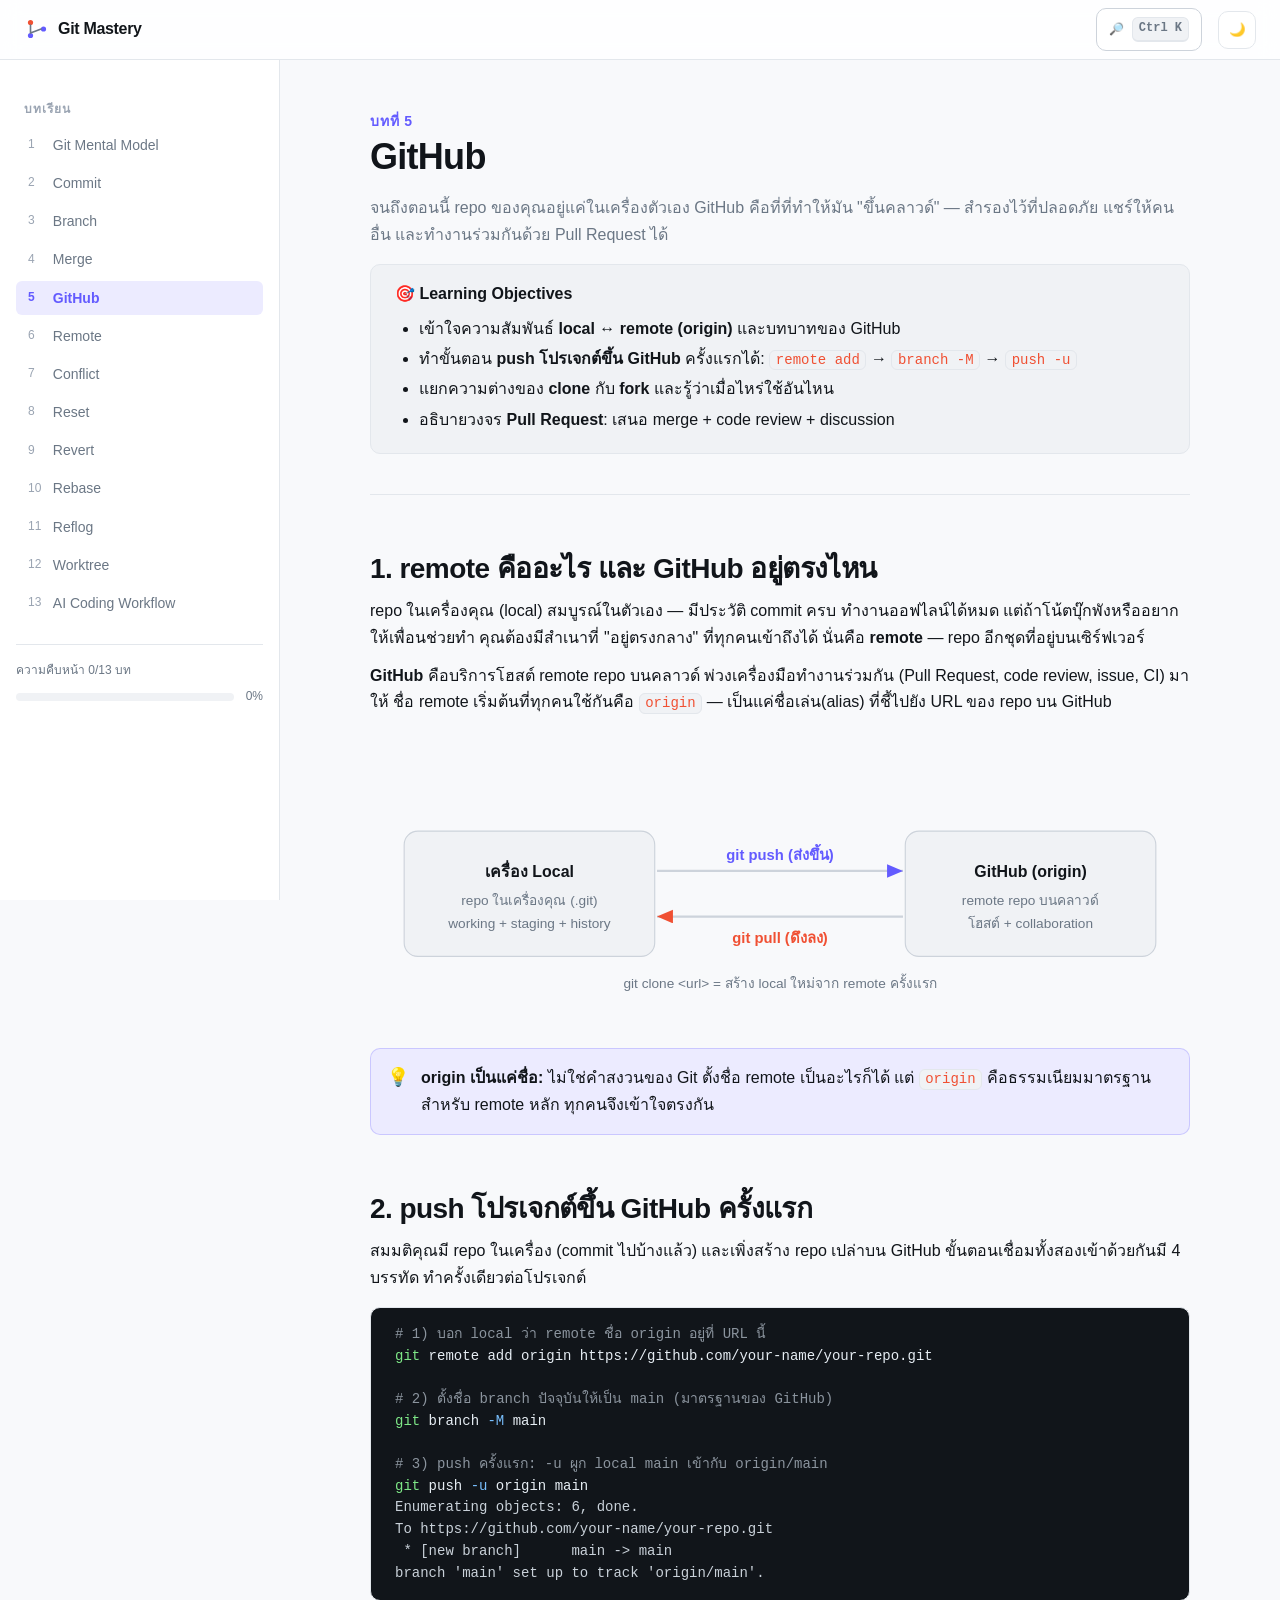
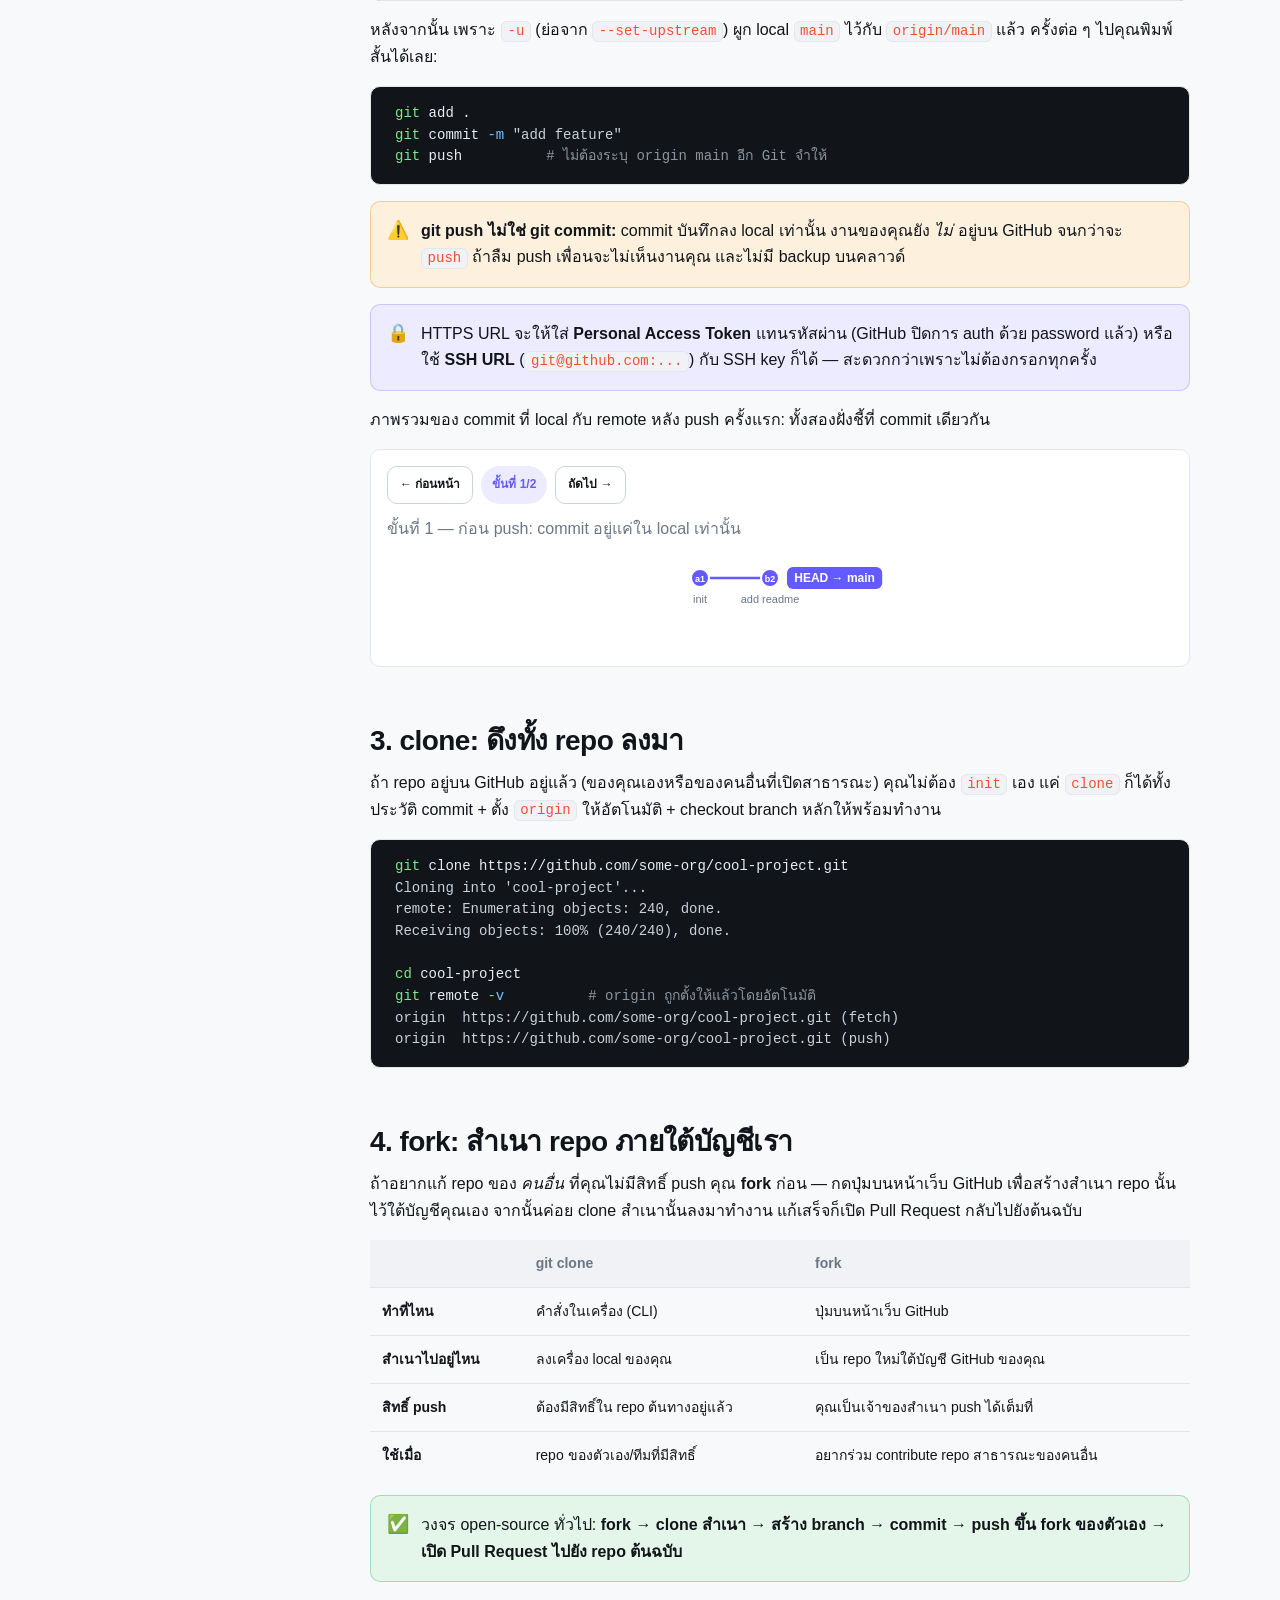
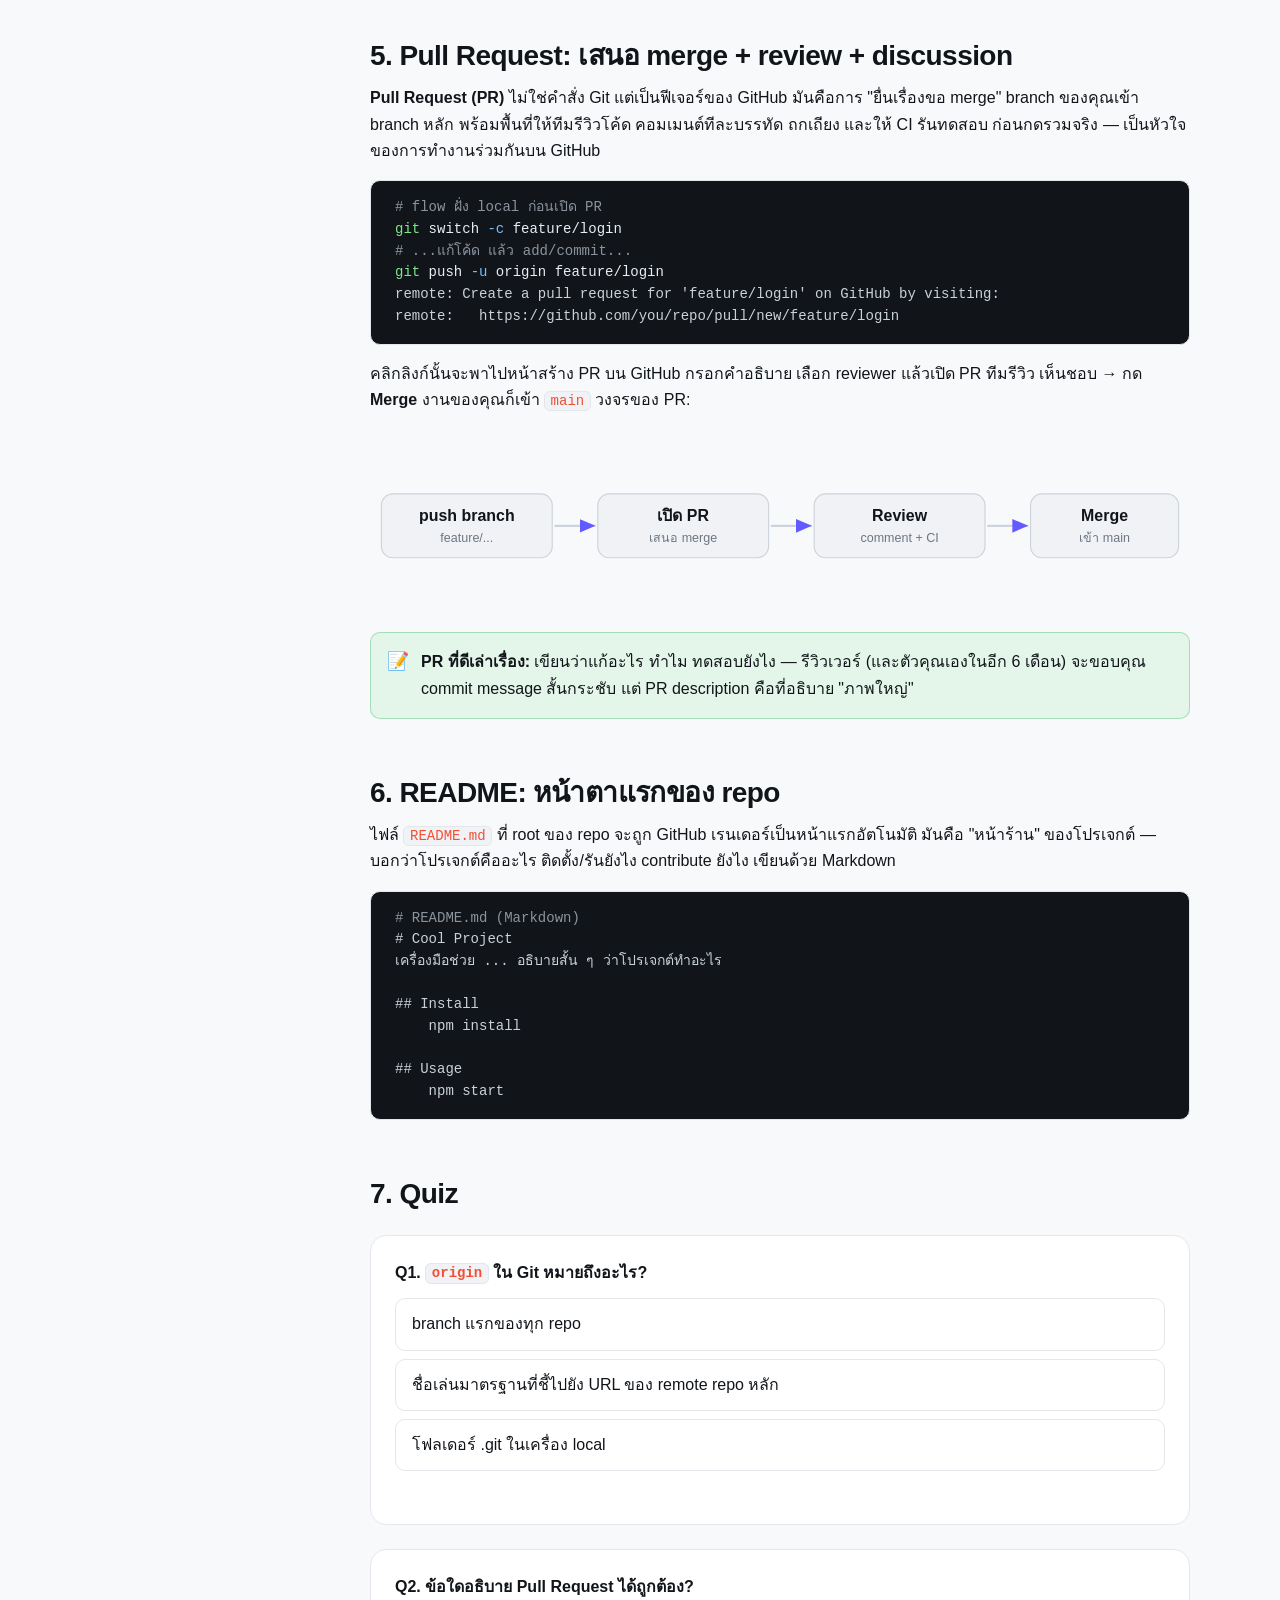
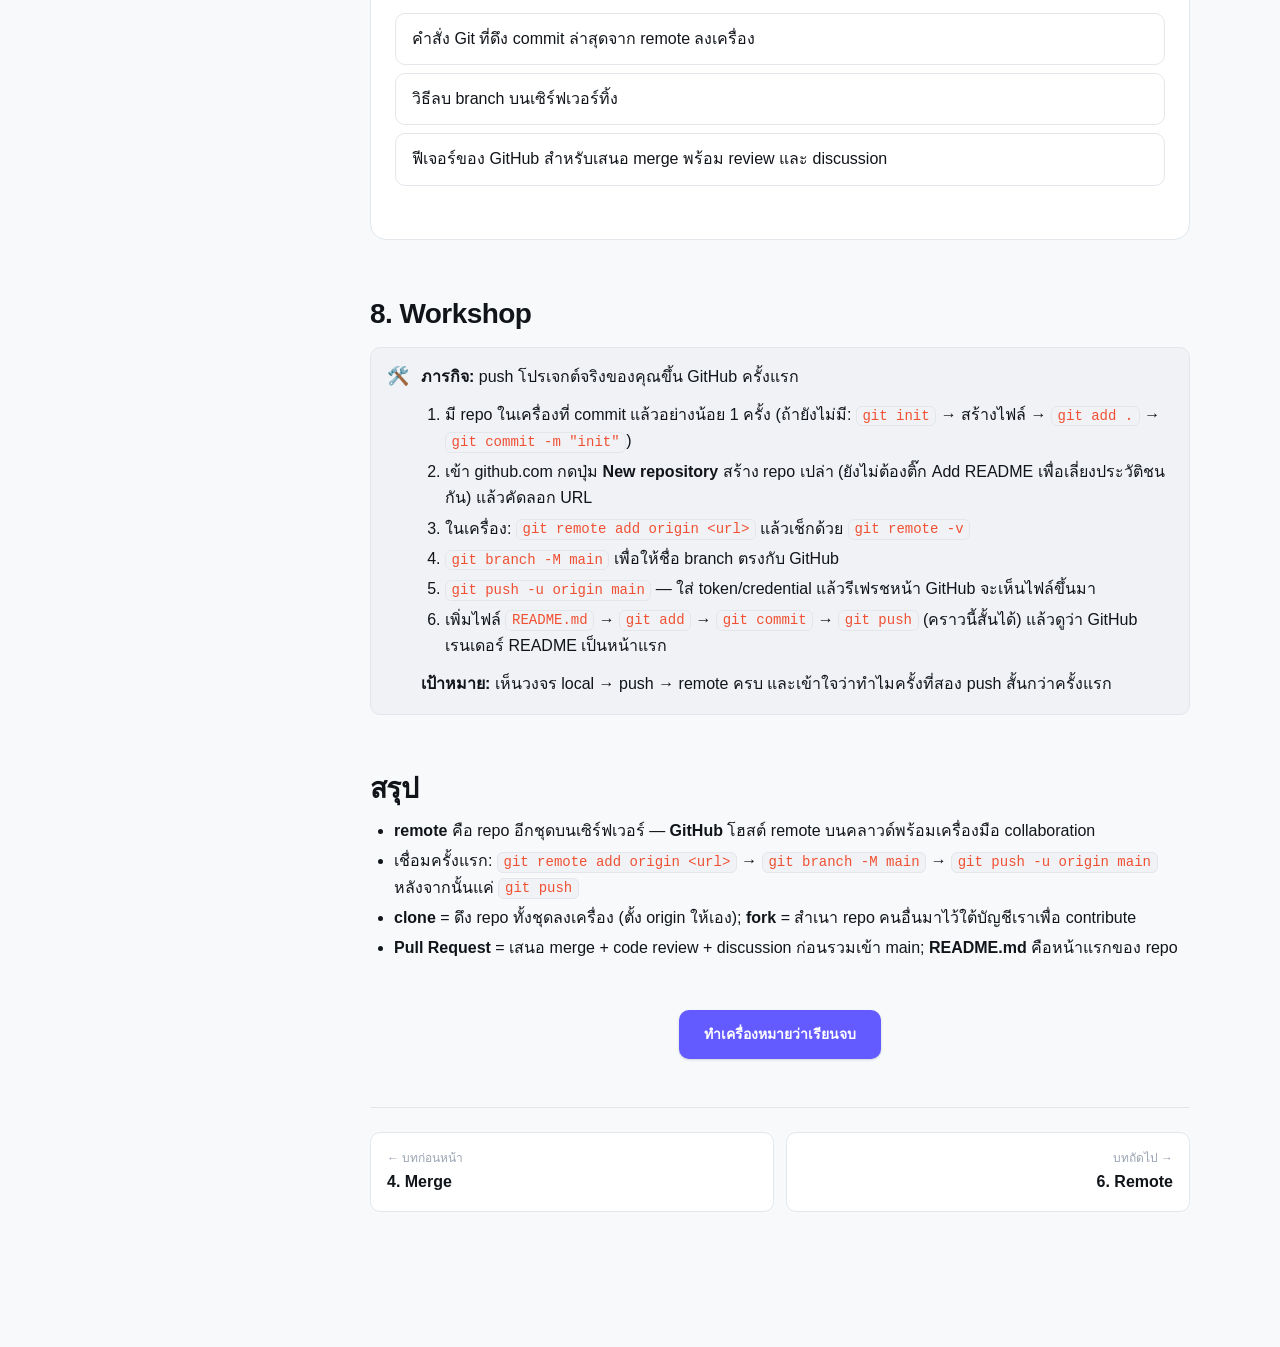
<file: chapters/05-github.html>
<!DOCTYPE html>
<html lang="th" data-theme="light">
<head>
  <meta charset="UTF-8" />
  <meta name="viewport" content="width=device-width, initial-scale=1.0" />
  <title>บทที่ 5 · GitHub — Git Mastery</title>
  <meta name="description" content="GitHub คือ remote บนคลาวด์สำหรับโฮสต์ repo และทำงานร่วมกัน: push/pull, clone, fork, Pull Request, code review และ README" />
  <meta property="og:type" content="website" />
  <meta property="og:site_name" content="Git Mastery" />
  <meta property="og:locale" content="th_TH" />
  <meta property="og:title" content="บทที่ 5 · GitHub — Git Mastery" />
  <meta property="og:description" content="GitHub คือ remote บนคลาวด์สำหรับโฮสต์ repo และทำงานร่วมกัน: push/pull, clone, fork, Pull Request, code review และ README" />
  <meta property="og:url" content="https://nattagidgig-hash.github.io/git-mastery/chapters/05-github.html" />
  <meta property="og:image" content="https://nattagidgig-hash.github.io/git-mastery/assets/og.png" />
  <meta property="og:image:width" content="1200" />
  <meta property="og:image:height" content="630" />
  <meta name="twitter:card" content="summary_large_image" />
  <meta name="twitter:title" content="บทที่ 5 · GitHub — Git Mastery" />
  <meta name="twitter:description" content="GitHub คือ remote บนคลาวด์สำหรับโฮสต์ repo และทำงานร่วมกัน: push/pull, clone, fork, Pull Request, code review และ README" />
  <meta name="twitter:image" content="https://nattagidgig-hash.github.io/git-mastery/assets/og.png" />
  <link rel="stylesheet" href="../assets/css/style.css" />
  <link rel="icon" href="data:image/svg+xml,<svg xmlns='http://www.w3.org/2000/svg' viewBox='0 0 32 32'><text y='26' font-size='26'>🌿</text></svg>" />
</head>
<body>
  <a class="skip-link" href="#main">ข้ามไปเนื้อหา</a>

  <header class="header">
    <button class="icon-btn menu-toggle" aria-label="เปิดเมนูบทเรียน">☰</button>
    <a class="brand" href="../index.html" data-home>
      <svg class="brand-mark" viewBox="0 0 32 32" fill="none" xmlns="http://www.w3.org/2000/svg" aria-hidden="true">
        <circle cx="8" cy="8" r="3.2" fill="var(--accent)"/><circle cx="8" cy="24" r="3.2" fill="var(--primary)"/><circle cx="24" cy="16" r="3.2" fill="var(--primary)"/>
        <path d="M8 11v10M8 21l13-5" stroke="var(--text-muted)" stroke-width="2" stroke-linecap="round"/>
      </svg>
      Git Mastery
    </a>
    <div class="spacer"></div>
    <button class="btn btn-ghost btn-sm" data-search-open aria-label="ค้นหา">🔎 <span class="kbd">Ctrl K</span></button>
    <button class="icon-btn" data-theme-toggle aria-label="สลับโหมดมืด/สว่าง"><span data-theme-icon>🌙</span></button>
  </header>

  <div class="layout">
    <aside class="sidebar">
      <nav data-nav aria-label="รายการบทเรียน"></nav>
      <div data-progress style="margin-top:var(--s-5);padding-top:var(--s-4);border-top:1px solid var(--border)"></div>
    </aside>

    <main class="content" id="main">
      <div class="container">

        <div class="chapter-head">
          <span class="eyebrow">บทที่ 5</span>
          <h1>GitHub</h1>
          <p class="lead muted">จนถึงตอนนี้ repo ของคุณอยู่แค่ในเครื่องตัวเอง GitHub คือที่ที่ทำให้มัน "ขึ้นคลาวด์" — สำรองไว้ที่ปลอดภัย แชร์ให้คนอื่น และทำงานร่วมกันด้วย Pull Request ได้</p>
          <div class="objectives">
            <strong>🎯 Learning Objectives</strong>
            <ul>
              <li>เข้าใจความสัมพันธ์ <strong>local ↔ remote (origin)</strong> และบทบาทของ GitHub</li>
              <li>ทำขั้นตอน <strong>push โปรเจกต์ขึ้น GitHub</strong> ครั้งแรกได้: <code>remote add</code> → <code>branch -M</code> → <code>push -u</code></li>
              <li>แยกความต่างของ <strong>clone</strong> กับ <strong>fork</strong> และรู้ว่าเมื่อไหร่ใช้อันไหน</li>
              <li>อธิบายวงจร <strong>Pull Request</strong>: เสนอ merge + code review + discussion</li>
            </ul>
          </div>
        </div>

        <h2>1. remote คืออะไร และ GitHub อยู่ตรงไหน</h2>
        <p>repo ในเครื่องคุณ (local) สมบูรณ์ในตัวเอง — มีประวัติ commit ครบ ทำงานออฟไลน์ได้หมด แต่ถ้าโน้ตบุ๊กพังหรืออยากให้เพื่อนช่วยทำ คุณต้องมีสำเนาที่ "อยู่ตรงกลาง" ที่ทุกคนเข้าถึงได้ นั่นคือ <strong>remote</strong> — repo อีกชุดที่อยู่บนเซิร์ฟเวอร์</p>
        <p><strong>GitHub</strong> คือบริการโฮสต์ remote repo บนคลาวด์ พ่วงเครื่องมือทำงานร่วมกัน (Pull Request, code review, issue, CI) มาให้ ชื่อ remote เริ่มต้นที่ทุกคนใช้กันคือ <code>origin</code> — เป็นแค่ชื่อเล่น(alias) ที่ชี้ไปยัง URL ของ repo บน GitHub</p>

        <svg class="diagram" viewBox="0 0 720 250" role="img" aria-label="แผนภาพความสัมพันธ์ระหว่างเครื่อง local กับ GitHub remote ผ่าน push, pull และ clone">
          <defs><marker id="ar" markerWidth="9" markerHeight="9" refX="7" refY="3" orient="auto"><path d="M0 0 L7 3 L0 6 z" fill="var(--primary)"/></marker>
                <marker id="ar2" markerWidth="9" markerHeight="9" refX="7" refY="3" orient="auto"><path d="M0 0 L7 3 L0 6 z" fill="var(--accent)"/></marker></defs>
          <rect class="node" x="30"  y="80" width="220" height="110" rx="12"/>
          <rect class="node" x="470" y="80" width="220" height="110" rx="12"/>
          <text class="label" x="140" y="120" text-anchor="middle" font-weight="700">เครื่อง Local</text>
          <text class="muted" x="140" y="145" text-anchor="middle" font-size="12">repo ในเครื่องคุณ (.git)</text>
          <text class="muted" x="140" y="165" text-anchor="middle" font-size="12">working + staging + history</text>
          <text class="label" x="580" y="120" text-anchor="middle" font-weight="700">GitHub (origin)</text>
          <text class="muted" x="580" y="145" text-anchor="middle" font-size="12">remote repo บนคลาวด์</text>
          <text class="muted" x="580" y="165" text-anchor="middle" font-size="12">โฮสต์ + collaboration</text>
          <!-- push (local -> remote) -->
          <line class="edge primary" x1="252" y1="115" x2="468" y2="115" stroke="var(--primary)" stroke-width="2" marker-end="url(#ar)"/>
          <text class="primary" x="360" y="105" text-anchor="middle" font-size="13" font-weight="600">git push  (ส่งขึ้น)</text>
          <!-- pull (remote -> local) -->
          <line class="edge accent" x1="468" y1="155" x2="252" y2="155" stroke="var(--accent)" stroke-width="2" marker-end="url(#ar2)"/>
          <text class="accent" x="360" y="178" text-anchor="middle" font-size="13" font-weight="600">git pull  (ดึงลง)</text>
          <text class="muted" x="360" y="218" text-anchor="middle" font-size="12">git clone &lt;url&gt; = สร้าง local ใหม่จาก remote ครั้งแรก</text>
        </svg>

        <div class="callout note"><span class="ico">💡</span><div><strong>origin เป็นแค่ชื่อ:</strong> ไม่ใช่คำสงวนของ Git ตั้งชื่อ remote เป็นอะไรก็ได้ แต่ <code>origin</code> คือธรรมเนียมมาตรฐานสำหรับ remote หลัก ทุกคนจึงเข้าใจตรงกัน</div></div>

        <h2>2. push โปรเจกต์ขึ้น GitHub ครั้งแรก</h2>
        <p>สมมติคุณมี repo ในเครื่อง (commit ไปบ้างแล้ว) และเพิ่งสร้าง repo เปล่าบน GitHub ขั้นตอนเชื่อมทั้งสองเข้าด้วยกันมี 4 บรรทัด ทำครั้งเดียวต่อโปรเจกต์</p>
        <pre><code><span class="tok-cmt"># 1) บอก local ว่า remote ชื่อ origin อยู่ที่ URL นี้</span>
<span class="tok-cmd">git</span> remote add origin https://github.com/your-name/your-repo.git

<span class="tok-cmt"># 2) ตั้งชื่อ branch ปัจจุบันให้เป็น main (มาตรฐานของ GitHub)</span>
<span class="tok-cmd">git</span> branch <span class="tok-flag">-M</span> main

<span class="tok-cmt"># 3) push ครั้งแรก: -u ผูก local main เข้ากับ origin/main</span>
<span class="tok-cmd">git</span> push <span class="tok-flag">-u</span> origin main
<span class="tok-out">Enumerating objects: 6, done.</span>
<span class="tok-out">To https://github.com/your-name/your-repo.git</span>
<span class="tok-out"> * [new branch]      main -&gt; main</span>
<span class="tok-out">branch 'main' set up to track 'origin/main'.</span></code></pre>

        <p>หลังจากนั้น เพราะ <code>-u</code> (ย่อจาก <code>--set-upstream</code>) ผูก local <code>main</code> ไว้กับ <code>origin/main</code> แล้ว ครั้งต่อ ๆ ไปคุณพิมพ์สั้นได้เลย:</p>
        <pre><code><span class="tok-cmd">git</span> add .
<span class="tok-cmd">git</span> commit <span class="tok-flag">-m</span> <span class="tok-out">"add feature"</span>
<span class="tok-cmd">git</span> push          <span class="tok-cmt"># ไม่ต้องระบุ origin main อีก Git จำให้</span></code></pre>

        <div class="callout warn"><span class="ico">⚠️</span><div><strong>git push ไม่ใช่ git commit:</strong> commit บันทึกลง local เท่านั้น งานของคุณยัง <em>ไม่</em> อยู่บน GitHub จนกว่าจะ <code>push</code> ถ้าลืม push เพื่อนจะไม่เห็นงานคุณ และไม่มี backup บนคลาวด์</div></div>
        <div class="callout note"><span class="ico">🔒</span><div>HTTPS URL จะให้ใส่ <strong>Personal Access Token</strong> แทนรหัสผ่าน (GitHub ปิดการ auth ด้วย password แล้ว) หรือใช้ <strong>SSH URL</strong> (<code>git@github.com:...</code>) กับ SSH key ก็ได้ — สะดวกกว่าเพราะไม่ต้องกรอกทุกครั้ง</div></div>

        <p>ภาพรวมของ commit ที่ local กับ remote หลัง push ครั้งแรก: ทั้งสองฝั่งชี้ที่ commit เดียวกัน</p>
        <div data-gitgraph>
          <script type="application/json">
          [
            {"head":"main","caption":"ขั้นที่ 1 — ก่อน push: commit อยู่แค่ใน local เท่านั้น",
             "commits":[
               {"id":"a1","branch":"main","parents":[],"msg":"init"},
               {"id":"b2","branch":"main","parents":["a1"],"msg":"add readme"}
             ]},
            {"head":"main","caption":"ขั้นที่ 2 — หลัง git push: origin/main ตามมาชี้ commit เดียวกัน (ซิงก์แล้ว)",
             "commits":[
               {"id":"a1","branch":"main","parents":[],"msg":"init"},
               {"id":"b2","branch":"main","parents":["a1"],"msg":"add readme"},
               {"id":"o2","branch":"origin","parents":["b2"],"msg":"origin/main → ตามทัน"}
             ]}
          ]
          </script>
        </div>

        <h2>3. clone: ดึงทั้ง repo ลงมา</h2>
        <p>ถ้า repo อยู่บน GitHub อยู่แล้ว (ของคุณเองหรือของคนอื่นที่เปิดสาธารณะ) คุณไม่ต้อง <code>init</code> เอง แค่ <code>clone</code> ก็ได้ทั้งประวัติ commit + ตั้ง <code>origin</code> ให้อัตโนมัติ + checkout branch หลักให้พร้อมทำงาน</p>
        <pre><code><span class="tok-cmd">git</span> clone https://github.com/some-org/cool-project.git
<span class="tok-out">Cloning into 'cool-project'...</span>
<span class="tok-out">remote: Enumerating objects: 240, done.</span>
<span class="tok-out">Receiving objects: 100% (240/240), done.</span>

<span class="tok-cmd">cd</span> cool-project
<span class="tok-cmd">git</span> remote <span class="tok-flag">-v</span>          <span class="tok-cmt"># origin ถูกตั้งให้แล้วโดยอัตโนมัติ</span>
<span class="tok-out">origin  https://github.com/some-org/cool-project.git (fetch)</span>
<span class="tok-out">origin  https://github.com/some-org/cool-project.git (push)</span></code></pre>

        <h2>4. fork: สำเนา repo ภายใต้บัญชีเรา</h2>
        <p>ถ้าอยากแก้ repo ของ <em>คนอื่น</em> ที่คุณไม่มีสิทธิ์ push คุณ <strong>fork</strong> ก่อน — กดปุ่มบนหน้าเว็บ GitHub เพื่อสร้างสำเนา repo นั้นไว้ใต้บัญชีคุณเอง จากนั้นค่อย clone สำเนานั้นลงมาทำงาน แก้เสร็จก็เปิด Pull Request กลับไปยังต้นฉบับ</p>

        <table>
          <thead><tr><th></th><th>git clone</th><th>fork</th></tr></thead>
          <tbody>
            <tr><td><strong>ทำที่ไหน</strong></td><td>คำสั่งในเครื่อง (CLI)</td><td>ปุ่มบนหน้าเว็บ GitHub</td></tr>
            <tr><td><strong>สำเนาไปอยู่ไหน</strong></td><td>ลงเครื่อง local ของคุณ</td><td>เป็น repo ใหม่ใต้บัญชี GitHub ของคุณ</td></tr>
            <tr><td><strong>สิทธิ์ push</strong></td><td>ต้องมีสิทธิ์ใน repo ต้นทางอยู่แล้ว</td><td>คุณเป็นเจ้าของสำเนา push ได้เต็มที่</td></tr>
            <tr><td><strong>ใช้เมื่อ</strong></td><td>repo ของตัวเอง/ทีมที่มีสิทธิ์</td><td>อยากร่วม contribute repo สาธารณะของคนอื่น</td></tr>
          </tbody>
        </table>
        <div class="callout tip"><span class="ico">✅</span><div>วงจร open-source ทั่วไป: <strong>fork → clone สำเนา → สร้าง branch → commit → push ขึ้น fork ของตัวเอง → เปิด Pull Request ไปยัง repo ต้นฉบับ</strong></div></div>

        <h2>5. Pull Request: เสนอ merge + review + discussion</h2>
        <p><strong>Pull Request (PR)</strong> ไม่ใช่คำสั่ง Git แต่เป็นฟีเจอร์ของ GitHub มันคือการ "ยื่นเรื่องขอ merge" branch ของคุณเข้า branch หลัก พร้อมพื้นที่ให้ทีมรีวิวโค้ด คอมเมนต์ทีละบรรทัด ถกเถียง และให้ CI รันทดสอบ ก่อนกดรวมจริง — เป็นหัวใจของการทำงานร่วมกันบน GitHub</p>
        <pre><code><span class="tok-cmt"># flow ฝั่ง local ก่อนเปิด PR</span>
<span class="tok-cmd">git</span> switch <span class="tok-flag">-c</span> feature/login
<span class="tok-cmt"># ...แก้โค้ด แล้ว add/commit...</span>
<span class="tok-cmd">git</span> push <span class="tok-flag">-u</span> origin feature/login
<span class="tok-out">remote: Create a pull request for 'feature/login' on GitHub by visiting:</span>
<span class="tok-out">remote:   https://github.com/you/repo/pull/new/feature/login</span></code></pre>
        <p>คลิกลิงก์นั้นจะพาไปหน้าสร้าง PR บน GitHub กรอกคำอธิบาย เลือก reviewer แล้วเปิด PR ทีมรีวิว เห็นชอบ → กด <strong>Merge</strong> งานของคุณก็เข้า <code>main</code> วงจรของ PR:</p>

        <svg class="diagram" viewBox="0 0 720 150" role="img" aria-label="ขั้นตอนของ Pull Request จาก branch ไปจนถึง merge">
          <defs><marker id="ar3" markerWidth="9" markerHeight="9" refX="7" refY="3" orient="auto"><path d="M0 0 L7 3 L0 6 z" fill="var(--primary)"/></marker></defs>
          <rect class="node" x="10"  y="50" width="150" height="56" rx="10"/>
          <rect class="node" x="200" y="50" width="150" height="56" rx="10"/>
          <rect class="node" x="390" y="50" width="150" height="56" rx="10"/>
          <rect class="node" x="580" y="50" width="130" height="56" rx="10"/>
          <text class="label" x="85"  y="74" text-anchor="middle" font-size="13" font-weight="700">push branch</text>
          <text class="muted" x="85"  y="92" text-anchor="middle" font-size="11">feature/...</text>
          <text class="label" x="275" y="74" text-anchor="middle" font-size="13" font-weight="700">เปิด PR</text>
          <text class="muted" x="275" y="92" text-anchor="middle" font-size="11">เสนอ merge</text>
          <text class="label" x="465" y="74" text-anchor="middle" font-size="13" font-weight="700">Review</text>
          <text class="muted" x="465" y="92" text-anchor="middle" font-size="11">comment + CI</text>
          <text class="label" x="645" y="74" text-anchor="middle" font-size="13" font-weight="700">Merge</text>
          <text class="muted" x="645" y="92" text-anchor="middle" font-size="11">เข้า main</text>
          <line class="edge primary" x1="162" y1="78" x2="198" y2="78" stroke="var(--primary)" stroke-width="2" marker-end="url(#ar3)"/>
          <line class="edge primary" x1="352" y1="78" x2="388" y2="78" stroke="var(--primary)" stroke-width="2" marker-end="url(#ar3)"/>
          <line class="edge primary" x1="542" y1="78" x2="578" y2="78" stroke="var(--primary)" stroke-width="2" marker-end="url(#ar3)"/>
        </svg>

        <div class="callout tip"><span class="ico">📝</span><div><strong>PR ที่ดีเล่าเรื่อง:</strong> เขียนว่าแก้อะไร ทำไม ทดสอบยังไง — รีวิวเวอร์ (และตัวคุณเองในอีก 6 เดือน) จะขอบคุณ commit message สั้นกระชับ แต่ PR description คือที่อธิบาย "ภาพใหญ่"</div></div>

        <h2>6. README: หน้าตาแรกของ repo</h2>
        <p>ไฟล์ <code>README.md</code> ที่ root ของ repo จะถูก GitHub เรนเดอร์เป็นหน้าแรกอัตโนมัติ มันคือ "หน้าร้าน" ของโปรเจกต์ — บอกว่าโปรเจกต์คืออะไร ติดตั้ง/รันยังไง contribute ยังไง เขียนด้วย Markdown</p>
        <pre><code><span class="tok-cmt"># README.md (Markdown)</span>
<span class="tok-out"># Cool Project</span>
<span class="tok-out">เครื่องมือช่วย ... อธิบายสั้น ๆ ว่าโปรเจกต์ทำอะไร</span>

<span class="tok-out">## Install</span>
<span class="tok-out">    npm install</span>

<span class="tok-out">## Usage</span>
<span class="tok-out">    npm start</span></code></pre>

        <h2>7. Quiz</h2>
        <div class="quiz" data-quiz data-answer="1" data-explain="origin คือชื่อเล่น (alias) มาตรฐานที่ชี้ไปยัง URL ของ remote repo หลัก — ไม่ใช่คำสงวน แต่เป็นธรรมเนียมที่ทุกคนใช้ตรงกัน">
          <div class="quiz-q">Q1. <code>origin</code> ใน Git หมายถึงอะไร?</div>
          <div class="quiz-opts">
            <button class="quiz-opt">branch แรกของทุก repo</button>
            <button class="quiz-opt">ชื่อเล่นมาตรฐานที่ชี้ไปยัง URL ของ remote repo หลัก</button>
            <button class="quiz-opt">โฟลเดอร์ .git ในเครื่อง local</button>
          </div>
          <div class="quiz-feedback" role="status"></div>
        </div>
        <div class="quiz" data-quiz data-answer="2" data-explain="Pull Request เป็นฟีเจอร์ของ GitHub สำหรับเสนอ merge พร้อม code review และ discussion ก่อนรวมจริง ไม่ใช่คำสั่งของ Git">
          <div class="quiz-q">Q2. ข้อใดอธิบาย <strong>Pull Request</strong> ได้ถูกต้อง?</div>
          <div class="quiz-opts">
            <button class="quiz-opt">คำสั่ง Git ที่ดึง commit ล่าสุดจาก remote ลงเครื่อง</button>
            <button class="quiz-opt">วิธีลบ branch บนเซิร์ฟเวอร์ทิ้ง</button>
            <button class="quiz-opt">ฟีเจอร์ของ GitHub สำหรับเสนอ merge พร้อม review และ discussion</button>
          </div>
          <div class="quiz-feedback" role="status"></div>
        </div>

        <h2>8. Workshop</h2>
        <div class="callout"><span class="ico">🛠️</span><div>
          <strong>ภารกิจ:</strong> push โปรเจกต์จริงของคุณขึ้น GitHub ครั้งแรก
          <ol>
            <li>มี repo ในเครื่องที่ commit แล้วอย่างน้อย 1 ครั้ง (ถ้ายังไม่มี: <code>git init</code> → สร้างไฟล์ → <code>git add .</code> → <code>git commit -m "init"</code>)</li>
            <li>เข้า github.com กดปุ่ม <strong>New repository</strong> สร้าง repo เปล่า (ยังไม่ต้องติ๊ก Add README เพื่อเลี่ยงประวัติชนกัน) แล้วคัดลอก URL</li>
            <li>ในเครื่อง: <code>git remote add origin &lt;url&gt;</code> แล้วเช็กด้วย <code>git remote -v</code></li>
            <li><code>git branch -M main</code> เพื่อให้ชื่อ branch ตรงกับ GitHub</li>
            <li><code>git push -u origin main</code> — ใส่ token/credential แล้วรีเฟรชหน้า GitHub จะเห็นไฟล์ขึ้นมา</li>
            <li>เพิ่มไฟล์ <code>README.md</code> → <code>git add</code> → <code>git commit</code> → <code>git push</code> (คราวนี้สั้นได้) แล้วดูว่า GitHub เรนเดอร์ README เป็นหน้าแรก</li>
          </ol>
          <strong>เป้าหมาย:</strong> เห็นวงจร local → push → remote ครบ และเข้าใจว่าทำไมครั้งที่สอง push สั้นกว่าครั้งแรก
        </div></div>

        <h2>สรุป</h2>
        <ul>
          <li><strong>remote</strong> คือ repo อีกชุดบนเซิร์ฟเวอร์ — <strong>GitHub</strong> โฮสต์ remote บนคลาวด์พร้อมเครื่องมือ collaboration</li>
          <li>เชื่อมครั้งแรก: <code>git remote add origin &lt;url&gt;</code> → <code>git branch -M main</code> → <code>git push -u origin main</code> หลังจากนั้นแค่ <code>git push</code></li>
          <li><strong>clone</strong> = ดึง repo ทั้งชุดลงเครื่อง (ตั้ง origin ให้เอง); <strong>fork</strong> = สำเนา repo คนอื่นมาไว้ใต้บัญชีเราเพื่อ contribute</li>
          <li><strong>Pull Request</strong> = เสนอ merge + code review + discussion ก่อนรวมเข้า main; <strong>README.md</strong> คือหน้าแรกของ repo</li>
        </ul>

        <div class="center mt-7"><button class="btn" data-complete></button></div>
        <nav class="pager" data-pager aria-label="ไปบทอื่น"></nav>

      </div>
    </main>
  </div>

  <script src="../assets/js/app.js"></script>
  <script src="../assets/js/terminal.js"></script>
  <script src="../assets/js/gitgraph.js"></script>
  <script>GitMastery.init({ page: "chapter", slug: "05-github" });</script>
</body>
</html>
</file>
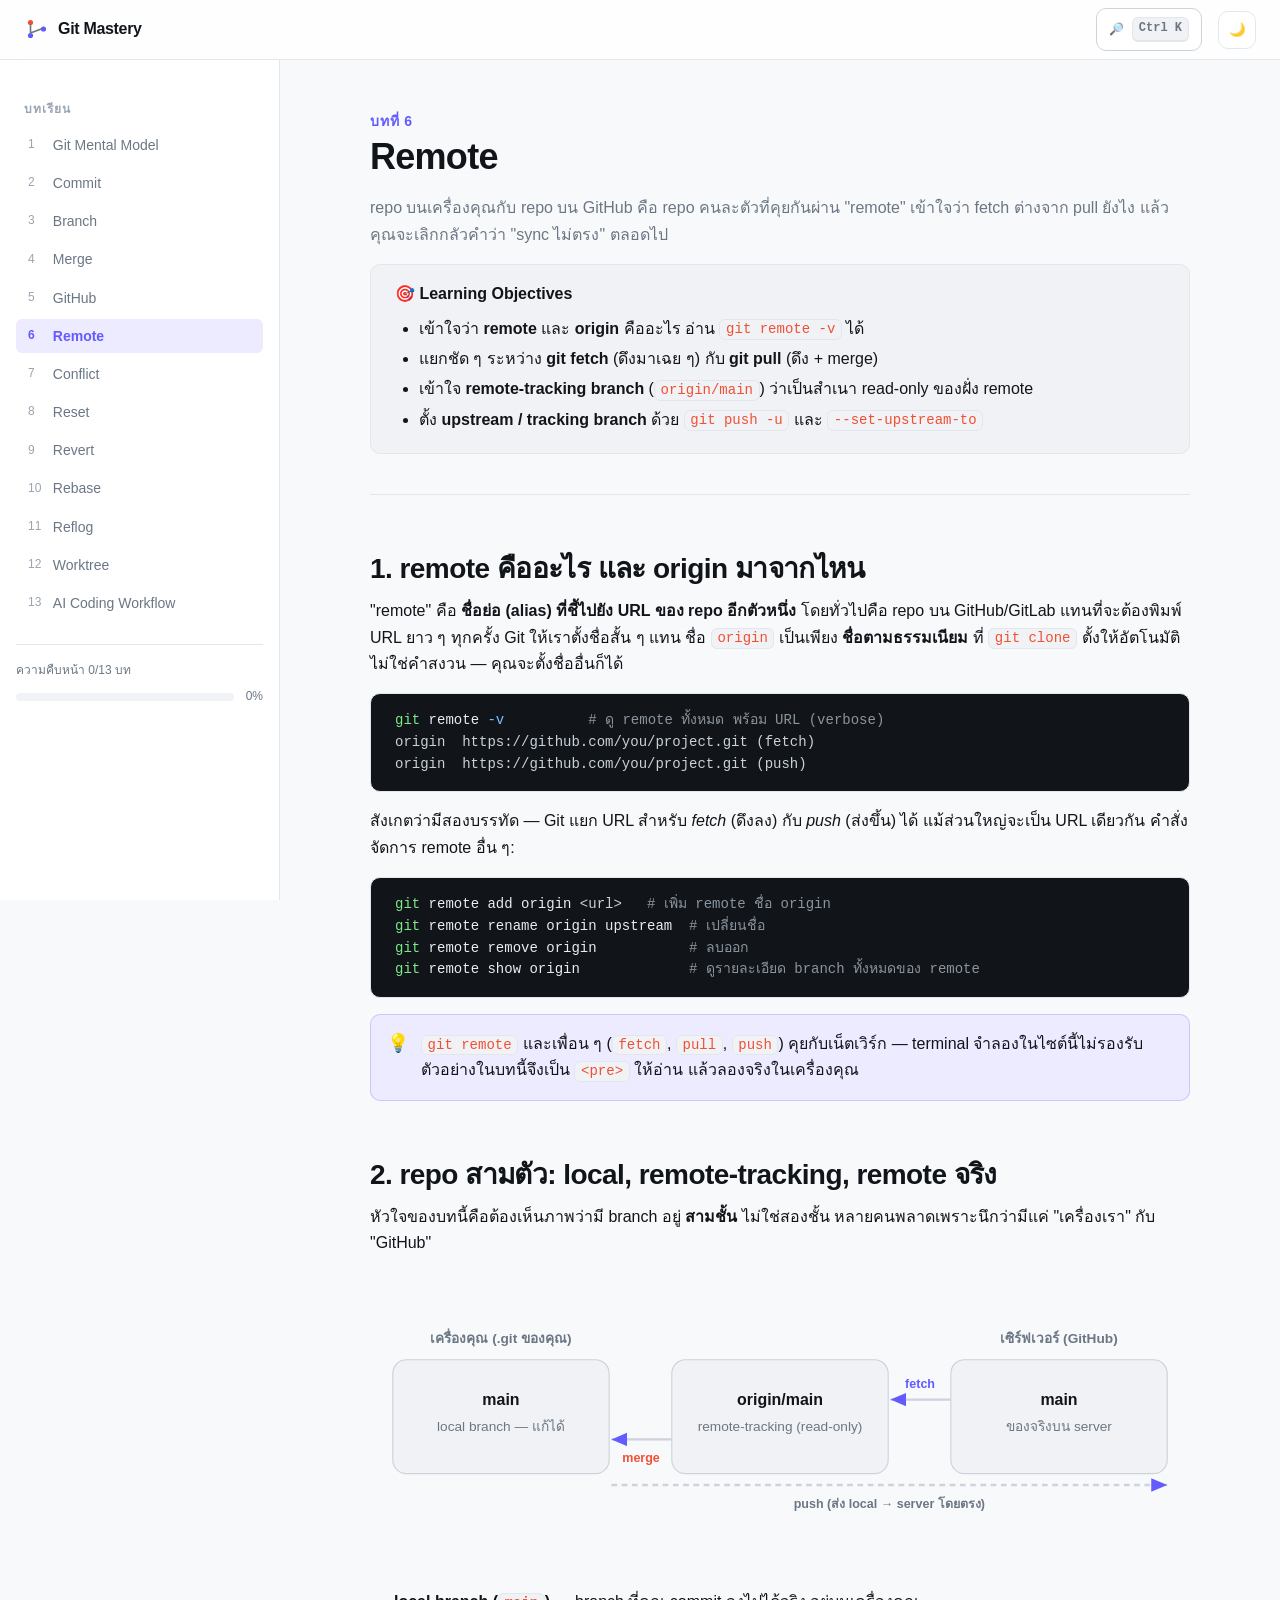
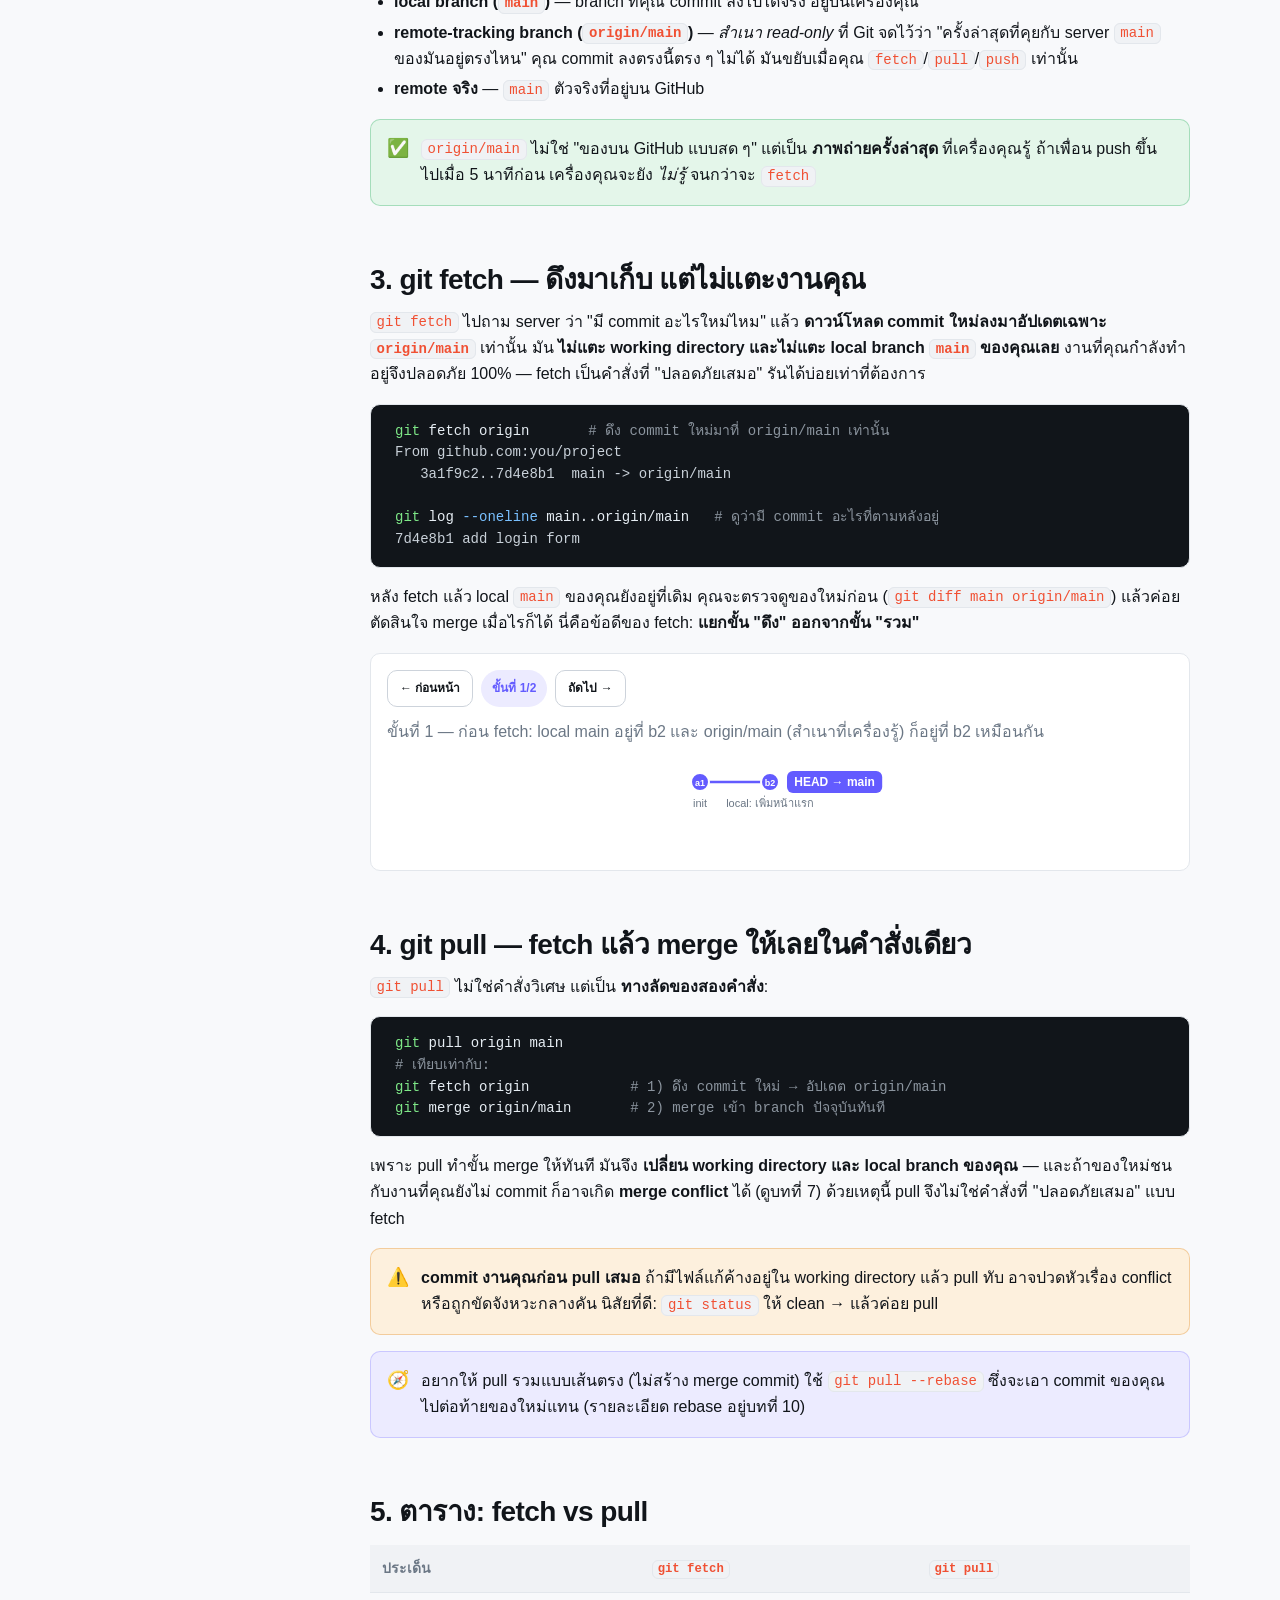
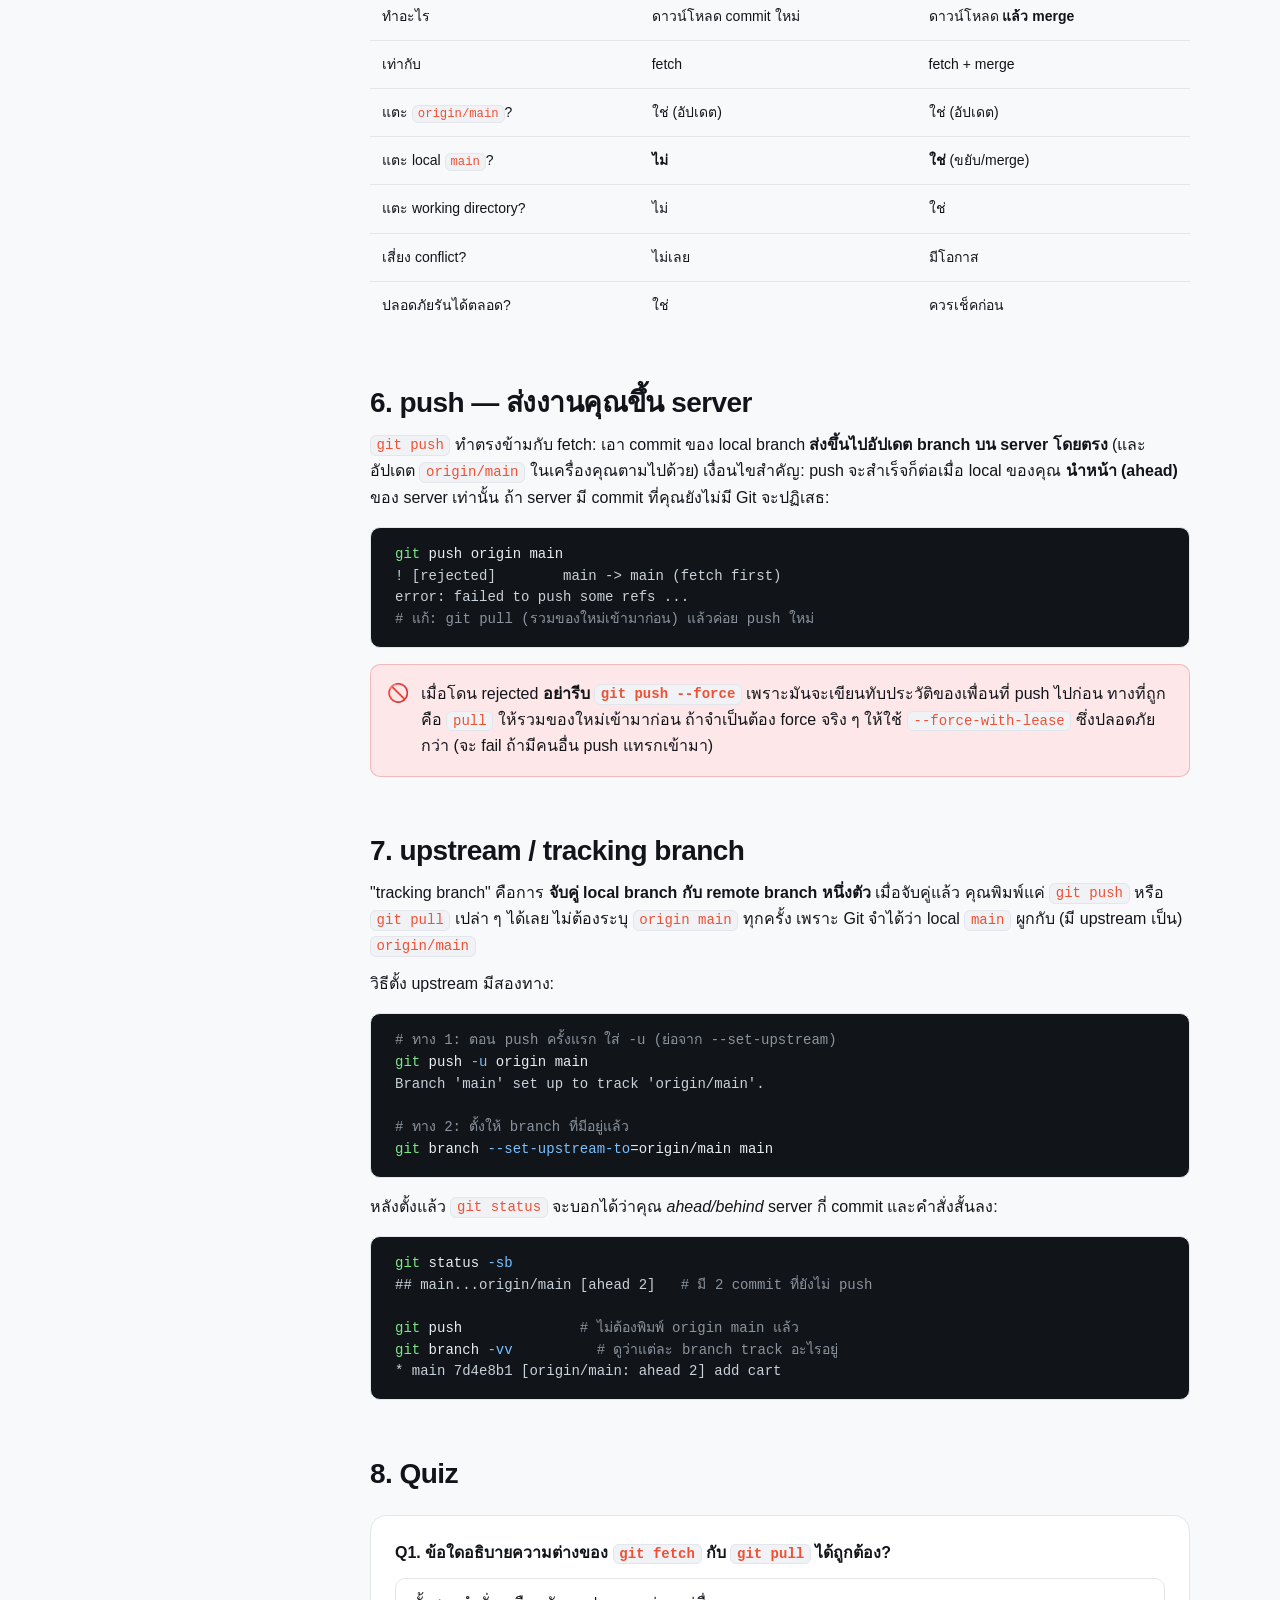
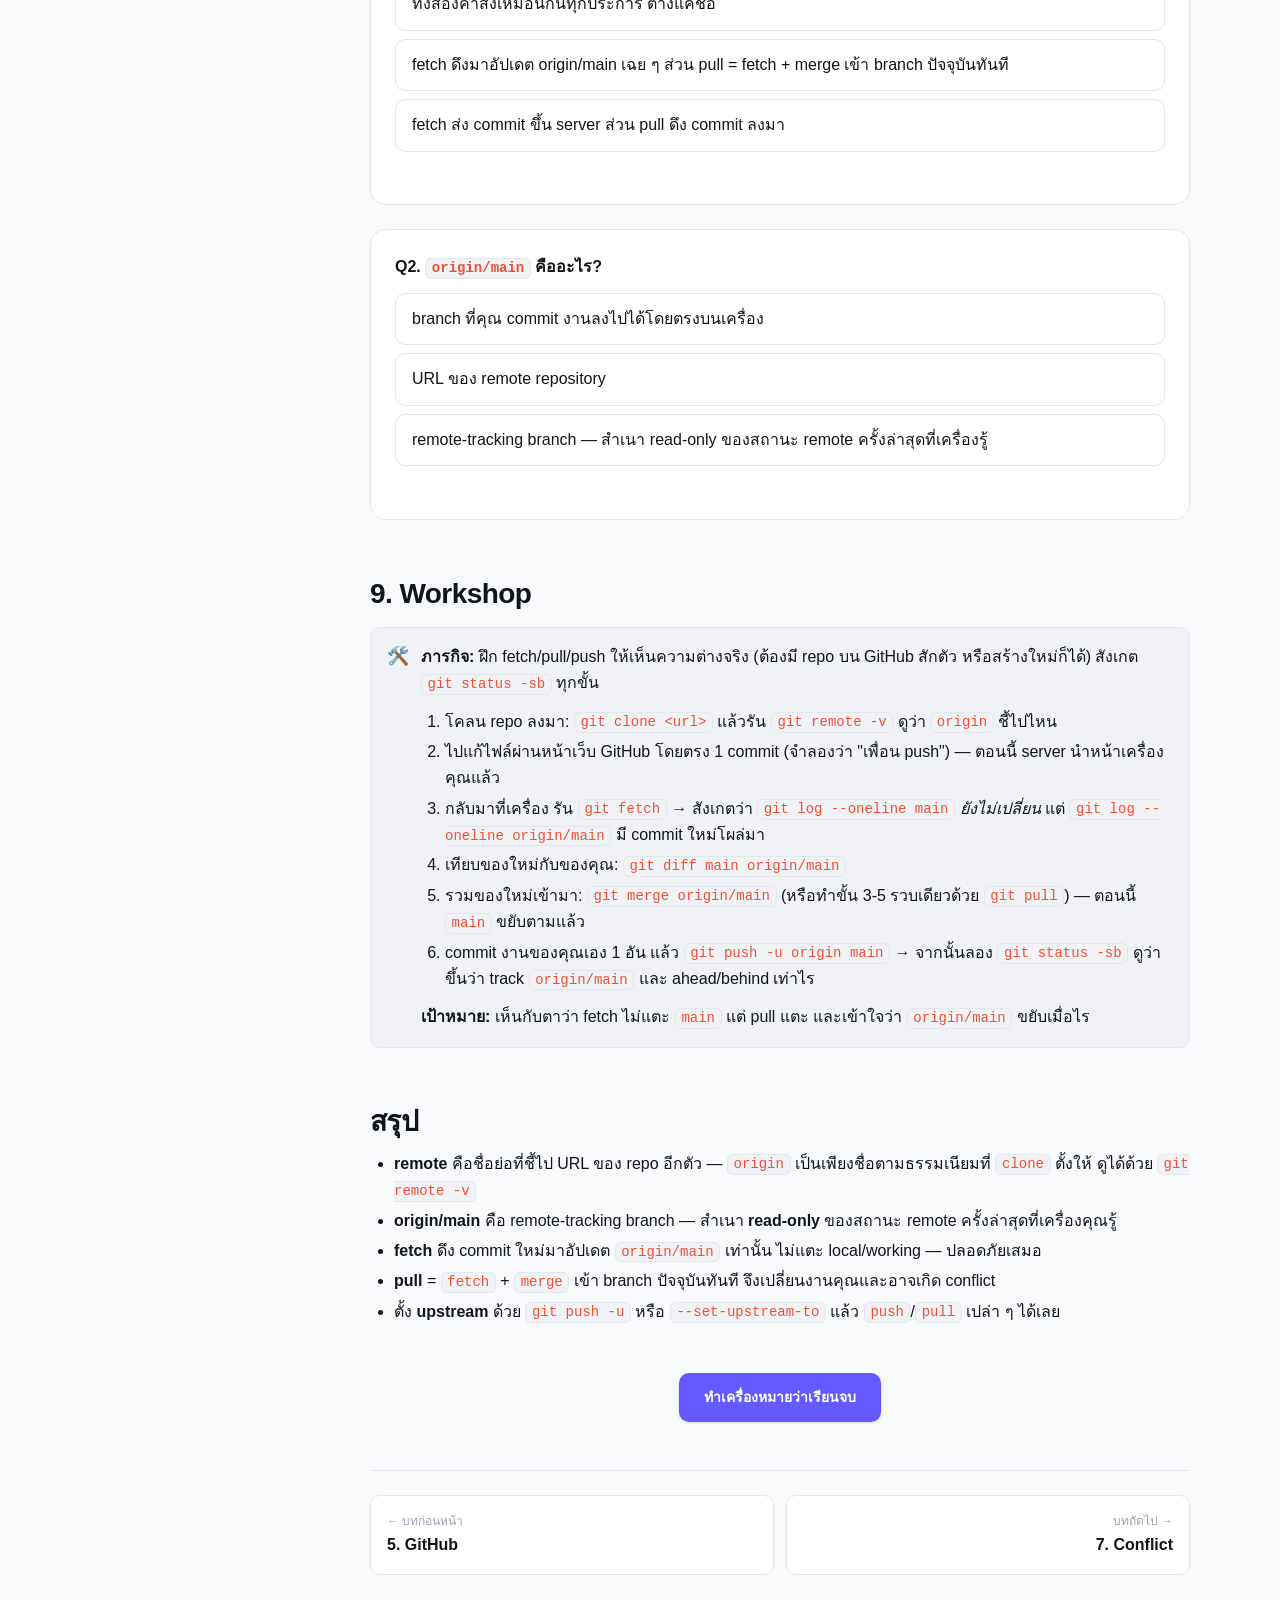
<file: chapters/06-remote.html>
<!DOCTYPE html>
<html lang="th" data-theme="light">
<head>
  <meta charset="UTF-8" />
  <meta name="viewport" content="width=device-width, initial-scale=1.0" />
  <title>บทที่ 6 · Remote — Git Mastery</title>
  <meta name="description" content="ทำงานกับ remote ให้ลึก: origin คืออะไร, git remote -v, ความต่างของ fetch vs pull, remote-tracking branch (origin/main) และ upstream/tracking branch" />
  <meta property="og:type" content="website" />
  <meta property="og:site_name" content="Git Mastery" />
  <meta property="og:locale" content="th_TH" />
  <meta property="og:title" content="บทที่ 6 · Remote — Git Mastery" />
  <meta property="og:description" content="ทำงานกับ remote ให้ลึก: origin คืออะไร, git remote -v, ความต่างของ fetch vs pull, remote-tracking branch (origin/main) และ upstream/tracking branch" />
  <meta property="og:url" content="https://nattagidgig-hash.github.io/git-mastery/chapters/06-remote.html" />
  <meta property="og:image" content="https://nattagidgig-hash.github.io/git-mastery/assets/og.png" />
  <meta property="og:image:width" content="1200" />
  <meta property="og:image:height" content="630" />
  <meta name="twitter:card" content="summary_large_image" />
  <meta name="twitter:title" content="บทที่ 6 · Remote — Git Mastery" />
  <meta name="twitter:description" content="ทำงานกับ remote ให้ลึก: origin คืออะไร, git remote -v, ความต่างของ fetch vs pull, remote-tracking branch (origin/main) และ upstream/tracking branch" />
  <meta name="twitter:image" content="https://nattagidgig-hash.github.io/git-mastery/assets/og.png" />
  <link rel="stylesheet" href="../assets/css/style.css" />
  <link rel="icon" href="data:image/svg+xml,<svg xmlns='http://www.w3.org/2000/svg' viewBox='0 0 32 32'><text y='26' font-size='26'>🌿</text></svg>" />
</head>
<body>
  <a class="skip-link" href="#main">ข้ามไปเนื้อหา</a>

  <header class="header">
    <button class="icon-btn menu-toggle" aria-label="เปิดเมนูบทเรียน">☰</button>
    <a class="brand" href="../index.html" data-home>
      <svg class="brand-mark" viewBox="0 0 32 32" fill="none" xmlns="http://www.w3.org/2000/svg" aria-hidden="true">
        <circle cx="8" cy="8" r="3.2" fill="var(--accent)"/><circle cx="8" cy="24" r="3.2" fill="var(--primary)"/><circle cx="24" cy="16" r="3.2" fill="var(--primary)"/>
        <path d="M8 11v10M8 21l13-5" stroke="var(--text-muted)" stroke-width="2" stroke-linecap="round"/>
      </svg>
      Git Mastery
    </a>
    <div class="spacer"></div>
    <button class="btn btn-ghost btn-sm" data-search-open aria-label="ค้นหา">🔎 <span class="kbd">Ctrl K</span></button>
    <button class="icon-btn" data-theme-toggle aria-label="สลับโหมดมืด/สว่าง"><span data-theme-icon>🌙</span></button>
  </header>

  <div class="layout">
    <aside class="sidebar">
      <nav data-nav aria-label="รายการบทเรียน"></nav>
      <div data-progress style="margin-top:var(--s-5);padding-top:var(--s-4);border-top:1px solid var(--border)"></div>
    </aside>

    <main class="content" id="main">
      <div class="container">

        <div class="chapter-head">
          <span class="eyebrow">บทที่ 6</span>
          <h1>Remote</h1>
          <p class="lead muted">repo บนเครื่องคุณกับ repo บน GitHub คือ repo คนละตัวที่คุยกันผ่าน "remote" เข้าใจว่า fetch ต่างจาก pull ยังไง แล้วคุณจะเลิกกลัวคำว่า "sync ไม่ตรง" ตลอดไป</p>
          <div class="objectives">
            <strong>🎯 Learning Objectives</strong>
            <ul>
              <li>เข้าใจว่า <strong>remote</strong> และ <strong>origin</strong> คืออะไร อ่าน <code>git remote -v</code> ได้</li>
              <li>แยกชัด ๆ ระหว่าง <strong>git fetch</strong> (ดึงมาเฉย ๆ) กับ <strong>git pull</strong> (ดึง + merge)</li>
              <li>เข้าใจ <strong>remote-tracking branch</strong> (<code>origin/main</code>) ว่าเป็นสำเนา read-only ของฝั่ง remote</li>
              <li>ตั้ง <strong>upstream / tracking branch</strong> ด้วย <code>git push -u</code> และ <code>--set-upstream-to</code></li>
            </ul>
          </div>
        </div>

        <h2>1. remote คืออะไร และ origin มาจากไหน</h2>
        <p>"remote" คือ <strong>ชื่อย่อ (alias) ที่ชี้ไปยัง URL ของ repo อีกตัวหนึ่ง</strong> โดยทั่วไปคือ repo บน GitHub/GitLab แทนที่จะต้องพิมพ์ URL ยาว ๆ ทุกครั้ง Git ให้เราตั้งชื่อสั้น ๆ แทน ชื่อ <code>origin</code> เป็นเพียง <strong>ชื่อตามธรรมเนียม</strong> ที่ <code>git clone</code> ตั้งให้อัตโนมัติ ไม่ใช่คำสงวน — คุณจะตั้งชื่ออื่นก็ได้</p>
        <pre><code><span class="tok-cmd">git</span> remote <span class="tok-flag">-v</span>          <span class="tok-cmt"># ดู remote ทั้งหมด พร้อม URL (verbose)</span>
<span class="tok-out">origin  https://github.com/you/project.git (fetch)</span>
<span class="tok-out">origin  https://github.com/you/project.git (push)</span></code></pre>
        <p>สังเกตว่ามีสองบรรทัด — Git แยก URL สำหรับ <em>fetch</em> (ดึงลง) กับ <em>push</em> (ส่งขึ้น) ได้ แม้ส่วนใหญ่จะเป็น URL เดียวกัน คำสั่งจัดการ remote อื่น ๆ:</p>
        <pre><code><span class="tok-cmd">git</span> remote add origin <span class="tok-out">&lt;url&gt;</span>   <span class="tok-cmt"># เพิ่ม remote ชื่อ origin</span>
<span class="tok-cmd">git</span> remote rename origin upstream  <span class="tok-cmt"># เปลี่ยนชื่อ</span>
<span class="tok-cmd">git</span> remote remove origin           <span class="tok-cmt"># ลบออก</span>
<span class="tok-cmd">git</span> remote show origin             <span class="tok-cmt"># ดูรายละเอียด branch ทั้งหมดของ remote</span></code></pre>
        <div class="callout note"><span class="ico">💡</span><div><code>git remote</code> และเพื่อน ๆ (<code>fetch</code>, <code>pull</code>, <code>push</code>) คุยกับเน็ตเวิร์ก — terminal จำลองในไซต์นี้ไม่รองรับ ตัวอย่างในบทนี้จึงเป็น <code>&lt;pre&gt;</code> ให้อ่าน แล้วลองจริงในเครื่องคุณ</div></div>

        <h2>2. repo สามตัว: local, remote-tracking, remote จริง</h2>
        <p>หัวใจของบทนี้คือต้องเห็นภาพว่ามี branch อยู่ <strong>สามชั้น</strong> ไม่ใช่สองชั้น หลายคนพลาดเพราะนึกว่ามีแค่ "เครื่องเรา" กับ "GitHub"</p>

        <svg class="diagram" viewBox="0 0 720 250" role="img" aria-label="แผนภาพสามชั้น: local branch main, remote-tracking branch origin/main, และ remote จริงบน GitHub">
          <defs><marker id="ar" markerWidth="9" markerHeight="9" refX="7" refY="3" orient="auto"><path d="M0 0 L7 3 L0 6 z" fill="var(--primary)"/></marker></defs>
          <rect class="node" x="20"  y="70" width="190" height="100" rx="12"/>
          <rect class="node" x="265" y="70" width="190" height="100" rx="12"/>
          <rect class="node" x="510" y="70" width="190" height="100" rx="12"/>
          <text class="muted" x="115" y="55"  text-anchor="middle" font-size="12" font-weight="700">เครื่องคุณ (.git ของคุณ)</text>
          <text class="muted" x="605" y="55"  text-anchor="middle" font-size="12" font-weight="700">เซิร์ฟเวอร์ (GitHub)</text>
          <text class="label" x="115" y="110" text-anchor="middle" font-weight="700">main</text>
          <text class="muted" x="115" y="133" text-anchor="middle" font-size="12">local branch — แก้ได้</text>
          <text class="label" x="360" y="110" text-anchor="middle" font-weight="700">origin/main</text>
          <text class="muted" x="360" y="133" text-anchor="middle" font-size="12">remote-tracking (read-only)</text>
          <text class="label" x="605" y="110" text-anchor="middle" font-weight="700">main</text>
          <text class="muted" x="605" y="133" text-anchor="middle" font-size="12">ของจริงบน server</text>
          <line class="edge" x1="510" y1="105" x2="457" y2="105" stroke="var(--primary)" stroke-width="2" marker-end="url(#ar)"/>
          <text class="primary" x="483" y="95" text-anchor="middle" font-size="11" font-weight="600">fetch</text>
          <line class="edge" x1="265" y1="140" x2="212" y2="140" stroke="var(--accent)" stroke-width="2" marker-end="url(#ar)"/>
          <text class="accent" x="238" y="160" text-anchor="middle" font-size="11" font-weight="600">merge</text>
          <line class="edge" x1="212" y1="180" x2="700" y2="180" stroke="var(--text-muted)" stroke-width="2" stroke-dasharray="5 4" marker-end="url(#ar)"/>
          <text class="muted" x="456" y="200" text-anchor="middle" font-size="11" font-weight="600">push (ส่ง local → server โดยตรง)</text>
        </svg>

        <ul>
          <li><strong>local branch (<code>main</code>)</strong> — branch ที่คุณ commit ลงไปได้จริง อยู่บนเครื่องคุณ</li>
          <li><strong>remote-tracking branch (<code>origin/main</code>)</strong> — <em>สำเนา read-only</em> ที่ Git จดไว้ว่า "ครั้งล่าสุดที่คุยกับ server <code>main</code> ของมันอยู่ตรงไหน" คุณ commit ลงตรงนี้ตรง ๆ ไม่ได้ มันขยับเมื่อคุณ <code>fetch</code>/<code>pull</code>/<code>push</code> เท่านั้น</li>
          <li><strong>remote จริง</strong> — <code>main</code> ตัวจริงที่อยู่บน GitHub</li>
        </ul>
        <div class="callout tip"><span class="ico">✅</span><div><code>origin/main</code> ไม่ใช่ "ของบน GitHub แบบสด ๆ" แต่เป็น <strong>ภาพถ่ายครั้งล่าสุด</strong> ที่เครื่องคุณรู้ ถ้าเพื่อน push ขึ้นไปเมื่อ 5 นาทีก่อน เครื่องคุณจะยัง <em>ไม่รู้</em> จนกว่าจะ <code>fetch</code></div></div>

        <h2>3. git fetch — ดึงมาเก็บ แต่ไม่แตะงานคุณ</h2>
        <p><code>git fetch</code> ไปถาม server ว่า "มี commit อะไรใหม่ไหม" แล้ว <strong>ดาวน์โหลด commit ใหม่ลงมาอัปเดตเฉพาะ <code>origin/main</code></strong> เท่านั้น มัน <strong>ไม่แตะ working directory และไม่แตะ local branch <code>main</code> ของคุณเลย</strong> งานที่คุณกำลังทำอยู่จึงปลอดภัย 100% — fetch เป็นคำสั่งที่ "ปลอดภัยเสมอ" รันได้บ่อยเท่าที่ต้องการ</p>
        <pre><code><span class="tok-cmd">git</span> fetch origin       <span class="tok-cmt"># ดึง commit ใหม่มาที่ origin/main เท่านั้น</span>
<span class="tok-out">From github.com:you/project</span>
<span class="tok-out">   3a1f9c2..7d4e8b1  main -> origin/main</span>

<span class="tok-cmd">git</span> log <span class="tok-flag">--oneline</span> main..origin/main   <span class="tok-cmt"># ดูว่ามี commit อะไรที่ตามหลังอยู่</span>
<span class="tok-out">7d4e8b1 add login form</span></code></pre>
        <p>หลัง fetch แล้ว local <code>main</code> ของคุณยังอยู่ที่เดิม คุณจะตรวจดูของใหม่ก่อน (<code>git diff main origin/main</code>) แล้วค่อยตัดสินใจ merge เมื่อไรก็ได้ นี่คือข้อดีของ fetch: <strong>แยกขั้น "ดึง" ออกจากขั้น "รวม"</strong></p>

        <div data-gitgraph>
          <script type="application/json">
          [
            {"head":"main","caption":"ขั้นที่ 1 — ก่อน fetch: local main อยู่ที่ b2 และ origin/main (สำเนาที่เครื่องรู้) ก็อยู่ที่ b2 เหมือนกัน",
             "commits":[
               {"id":"a1","branch":"main","parents":[],"msg":"init"},
               {"id":"b2","branch":"main","parents":["a1"],"msg":"local: เพิ่มหน้าแรก"}
             ]},
            {"head":"main","caption":"ขั้นที่ 2 — หลัง git fetch: origin/main ขยับไป c3 (ของใหม่จาก server) แต่ local main ยังคาอยู่ที่ b2 งานคุณไม่ถูกแตะ",
             "commits":[
               {"id":"a1","branch":"main","parents":[],"msg":"init"},
               {"id":"b2","branch":"main","parents":["a1"],"msg":"local: เพิ่มหน้าแรก"},
               {"id":"c3","branch":"origin/main","parents":["b2"],"msg":"server: add login form"}
             ]}
          ]
          </script>
        </div>

        <h2>4. git pull — fetch แล้ว merge ให้เลยในคำสั่งเดียว</h2>
        <p><code>git pull</code> ไม่ใช่คำสั่งวิเศษ แต่เป็น <strong>ทางลัดของสองคำสั่ง</strong>:</p>
        <pre><code><span class="tok-cmd">git</span> pull origin main
<span class="tok-cmt"># เทียบเท่ากับ:</span>
<span class="tok-cmd">git</span> fetch origin            <span class="tok-cmt"># 1) ดึง commit ใหม่ → อัปเดต origin/main</span>
<span class="tok-cmd">git</span> merge origin/main       <span class="tok-cmt"># 2) merge เข้า branch ปัจจุบันทันที</span></code></pre>
        <p>เพราะ pull ทำขั้น merge ให้ทันที มันจึง <strong>เปลี่ยน working directory และ local branch ของคุณ</strong> — และถ้าของใหม่ชนกับงานที่คุณยังไม่ commit ก็อาจเกิด <strong>merge conflict</strong> ได้ (ดูบทที่ 7) ด้วยเหตุนี้ pull จึงไม่ใช่คำสั่งที่ "ปลอดภัยเสมอ" แบบ fetch</p>
        <div class="callout warn"><span class="ico">⚠️</span><div><strong>commit งานคุณก่อน pull เสมอ</strong> ถ้ามีไฟล์แก้ค้างอยู่ใน working directory แล้ว pull ทับ อาจปวดหัวเรื่อง conflict หรือถูกขัดจังหวะกลางคัน นิสัยที่ดี: <code>git status</code> ให้ clean → แล้วค่อย pull</div></div>
        <div class="callout note"><span class="ico">🧭</span><div>อยากให้ pull รวมแบบเส้นตรง (ไม่สร้าง merge commit) ใช้ <code>git pull --rebase</code> ซึ่งจะเอา commit ของคุณไปต่อท้ายของใหม่แทน (รายละเอียด rebase อยู่บทที่ 10)</div></div>

        <h2>5. ตาราง: fetch vs pull</h2>
        <table>
          <thead><tr><th>ประเด็น</th><th><code>git fetch</code></th><th><code>git pull</code></th></tr></thead>
          <tbody>
            <tr><td>ทำอะไร</td><td>ดาวน์โหลด commit ใหม่</td><td>ดาวน์โหลด <strong>แล้ว merge</strong></td></tr>
            <tr><td>เท่ากับ</td><td>fetch</td><td>fetch + merge</td></tr>
            <tr><td>แตะ <code>origin/main</code>?</td><td>ใช่ (อัปเดต)</td><td>ใช่ (อัปเดต)</td></tr>
            <tr><td>แตะ local <code>main</code>?</td><td><strong>ไม่</strong></td><td><strong>ใช่</strong> (ขยับ/merge)</td></tr>
            <tr><td>แตะ working directory?</td><td>ไม่</td><td>ใช่</td></tr>
            <tr><td>เสี่ยง conflict?</td><td>ไม่เลย</td><td>มีโอกาส</td></tr>
            <tr><td>ปลอดภัยรันได้ตลอด?</td><td>ใช่</td><td>ควรเช็คก่อน</td></tr>
          </tbody>
        </table>

        <h2>6. push — ส่งงานคุณขึ้น server</h2>
        <p><code>git push</code> ทำตรงข้ามกับ fetch: เอา commit ของ local branch <strong>ส่งขึ้นไปอัปเดต branch บน server โดยตรง</strong> (และอัปเดต <code>origin/main</code> ในเครื่องคุณตามไปด้วย) เงื่อนไขสำคัญ: push จะสำเร็จก็ต่อเมื่อ local ของคุณ <strong>นำหน้า (ahead)</strong> ของ server เท่านั้น ถ้า server มี commit ที่คุณยังไม่มี Git จะปฏิเสธ:</p>
        <pre><code><span class="tok-cmd">git</span> push origin main
<span class="tok-out">! [rejected]        main -> main (fetch first)</span>
<span class="tok-out">error: failed to push some refs ...</span>
<span class="tok-cmt"># แก้: git pull (รวมของใหม่เข้ามาก่อน) แล้วค่อย push ใหม่</span></code></pre>
        <div class="callout danger"><span class="ico">🚫</span><div>เมื่อโดน rejected <strong>อย่ารีบ <code>git push --force</code></strong> เพราะมันจะเขียนทับประวัติของเพื่อนที่ push ไปก่อน ทางที่ถูกคือ <code>pull</code> ให้รวมของใหม่เข้ามาก่อน ถ้าจำเป็นต้อง force จริง ๆ ให้ใช้ <code>--force-with-lease</code> ซึ่งปลอดภัยกว่า (จะ fail ถ้ามีคนอื่น push แทรกเข้ามา)</div></div>

        <h2>7. upstream / tracking branch</h2>
        <p>"tracking branch" คือการ <strong>จับคู่ local branch กับ remote branch หนึ่งตัว</strong> เมื่อจับคู่แล้ว คุณพิมพ์แค่ <code>git push</code> หรือ <code>git pull</code> เปล่า ๆ ได้เลย ไม่ต้องระบุ <code>origin main</code> ทุกครั้ง เพราะ Git จำได้ว่า local <code>main</code> ผูกกับ (มี upstream เป็น) <code>origin/main</code></p>
        <p>วิธีตั้ง upstream มีสองทาง:</p>
        <pre><code><span class="tok-cmt"># ทาง 1: ตอน push ครั้งแรก ใส่ -u (ย่อจาก --set-upstream)</span>
<span class="tok-cmd">git</span> push <span class="tok-flag">-u</span> origin main
<span class="tok-out">Branch 'main' set up to track 'origin/main'.</span>

<span class="tok-cmt"># ทาง 2: ตั้งให้ branch ที่มีอยู่แล้ว</span>
<span class="tok-cmd">git</span> branch <span class="tok-flag">--set-upstream-to</span>=origin/main main</code></pre>
        <p>หลังตั้งแล้ว <code>git status</code> จะบอกได้ว่าคุณ <em>ahead/behind</em> server กี่ commit และคำสั่งสั้นลง:</p>
        <pre><code><span class="tok-cmd">git</span> status <span class="tok-flag">-sb</span>
<span class="tok-out">## main...origin/main [ahead 2]</span>   <span class="tok-cmt"># มี 2 commit ที่ยังไม่ push</span>

<span class="tok-cmd">git</span> push              <span class="tok-cmt"># ไม่ต้องพิมพ์ origin main แล้ว</span>
<span class="tok-cmd">git</span> branch <span class="tok-flag">-vv</span>          <span class="tok-cmt"># ดูว่าแต่ละ branch track อะไรอยู่</span>
<span class="tok-out">* main 7d4e8b1 [origin/main: ahead 2] add cart</span></code></pre>

        <h2>8. Quiz</h2>
        <div class="quiz" data-quiz data-answer="1" data-explain="git fetch ดาวน์โหลด commit ใหม่มาอัปเดตเฉพาะ remote-tracking branch (origin/main) เท่านั้น ไม่แตะ local branch หรือ working directory จึงปลอดภัยเสมอ ส่วน git pull = fetch + merge ซึ่งเปลี่ยน branch ปัจจุบันทันที">
          <div class="quiz-q">Q1. ข้อใดอธิบายความต่างของ <code>git fetch</code> กับ <code>git pull</code> ได้ถูกต้อง?</div>
          <div class="quiz-opts">
            <button class="quiz-opt">ทั้งสองคำสั่งเหมือนกันทุกประการ ต่างแค่ชื่อ</button>
            <button class="quiz-opt">fetch ดึงมาอัปเดต origin/main เฉย ๆ ส่วน pull = fetch + merge เข้า branch ปัจจุบันทันที</button>
            <button class="quiz-opt">fetch ส่ง commit ขึ้น server ส่วน pull ดึง commit ลงมา</button>
          </div>
          <div class="quiz-feedback" role="status"></div>
        </div>
        <div class="quiz" data-quiz data-answer="2" data-explain="origin/main คือ remote-tracking branch — สำเนา read-only ที่บันทึกสถานะ remote 'ครั้งล่าสุดที่เครื่องคุณคุยกับ server' คุณ commit ลงตรง ๆ ไม่ได้ มันขยับเมื่อ fetch/pull/push เท่านั้น">
          <div class="quiz-q">Q2. <code>origin/main</code> คืออะไร?</div>
          <div class="quiz-opts">
            <button class="quiz-opt">branch ที่คุณ commit งานลงไปได้โดยตรงบนเครื่อง</button>
            <button class="quiz-opt">URL ของ remote repository</button>
            <button class="quiz-opt">remote-tracking branch — สำเนา read-only ของสถานะ remote ครั้งล่าสุดที่เครื่องรู้</button>
          </div>
          <div class="quiz-feedback" role="status"></div>
        </div>

        <h2>9. Workshop</h2>
        <div class="callout"><span class="ico">🛠️</span><div>
          <strong>ภารกิจ:</strong> ฝึก fetch/pull/push ให้เห็นความต่างจริง (ต้องมี repo บน GitHub สักตัว หรือสร้างใหม่ก็ได้) สังเกต <code>git status -sb</code> ทุกขั้น
          <ol>
            <li>โคลน repo ลงมา: <code>git clone &lt;url&gt;</code> แล้วรัน <code>git remote -v</code> ดูว่า <code>origin</code> ชี้ไปไหน</li>
            <li>ไปแก้ไฟล์ผ่านหน้าเว็บ GitHub โดยตรง 1 commit (จำลองว่า "เพื่อน push") — ตอนนี้ server นำหน้าเครื่องคุณแล้ว</li>
            <li>กลับมาที่เครื่อง รัน <code>git fetch</code> → สังเกตว่า <code>git log --oneline main</code> <em>ยังไม่เปลี่ยน</em> แต่ <code>git log --oneline origin/main</code> มี commit ใหม่โผล่มา</li>
            <li>เทียบของใหม่กับของคุณ: <code>git diff main origin/main</code></li>
            <li>รวมของใหม่เข้ามา: <code>git merge origin/main</code> (หรือทำขั้น 3-5 รวบเดียวด้วย <code>git pull</code>) — ตอนนี้ <code>main</code> ขยับตามแล้ว</li>
            <li>commit งานของคุณเอง 1 อัน แล้ว <code>git push -u origin main</code> → จากนั้นลอง <code>git status -sb</code> ดูว่าขึ้นว่า track <code>origin/main</code> และ ahead/behind เท่าไร</li>
          </ol>
          <strong>เป้าหมาย:</strong> เห็นกับตาว่า fetch ไม่แตะ <code>main</code> แต่ pull แตะ และเข้าใจว่า <code>origin/main</code> ขยับเมื่อไร
        </div></div>

        <h2>สรุป</h2>
        <ul>
          <li><strong>remote</strong> คือชื่อย่อที่ชี้ไป URL ของ repo อีกตัว — <code>origin</code> เป็นเพียงชื่อตามธรรมเนียมที่ <code>clone</code> ตั้งให้ ดูได้ด้วย <code>git remote -v</code></li>
          <li><strong>origin/main</strong> คือ remote-tracking branch — สำเนา <strong>read-only</strong> ของสถานะ remote ครั้งล่าสุดที่เครื่องคุณรู้</li>
          <li><strong>fetch</strong> ดึง commit ใหม่มาอัปเดต <code>origin/main</code> เท่านั้น ไม่แตะ local/working — ปลอดภัยเสมอ</li>
          <li><strong>pull</strong> = <code>fetch</code> + <code>merge</code> เข้า branch ปัจจุบันทันที จึงเปลี่ยนงานคุณและอาจเกิด conflict</li>
          <li>ตั้ง <strong>upstream</strong> ด้วย <code>git push -u</code> หรือ <code>--set-upstream-to</code> แล้ว <code>push</code>/<code>pull</code> เปล่า ๆ ได้เลย</li>
        </ul>

        <div class="center mt-7"><button class="btn" data-complete></button></div>
        <nav class="pager" data-pager aria-label="ไปบทอื่น"></nav>

      </div>
    </main>
  </div>

  <script src="../assets/js/app.js"></script>
  <script src="../assets/js/terminal.js"></script>
  <script src="../assets/js/gitgraph.js"></script>
  <script>GitMastery.init({ page: "chapter", slug: "06-remote" });</script>
</body>
</html>
</file>
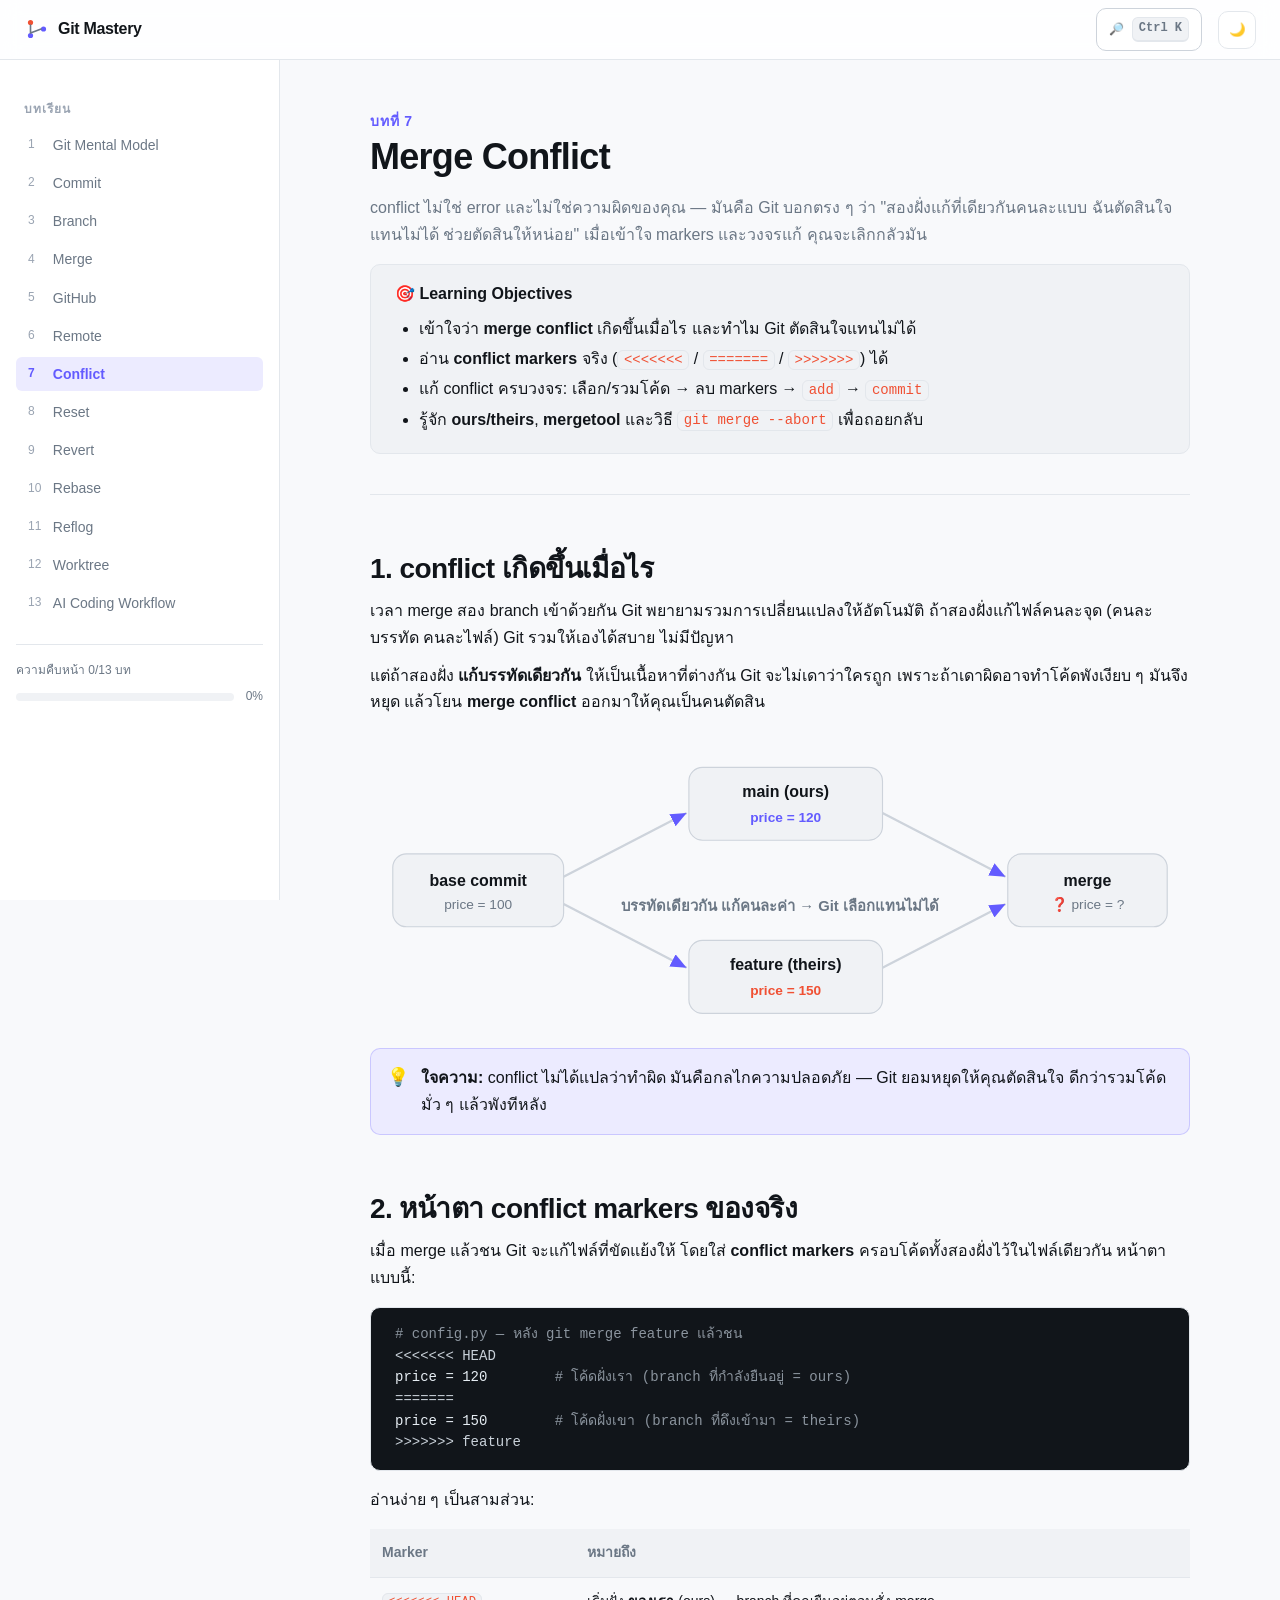
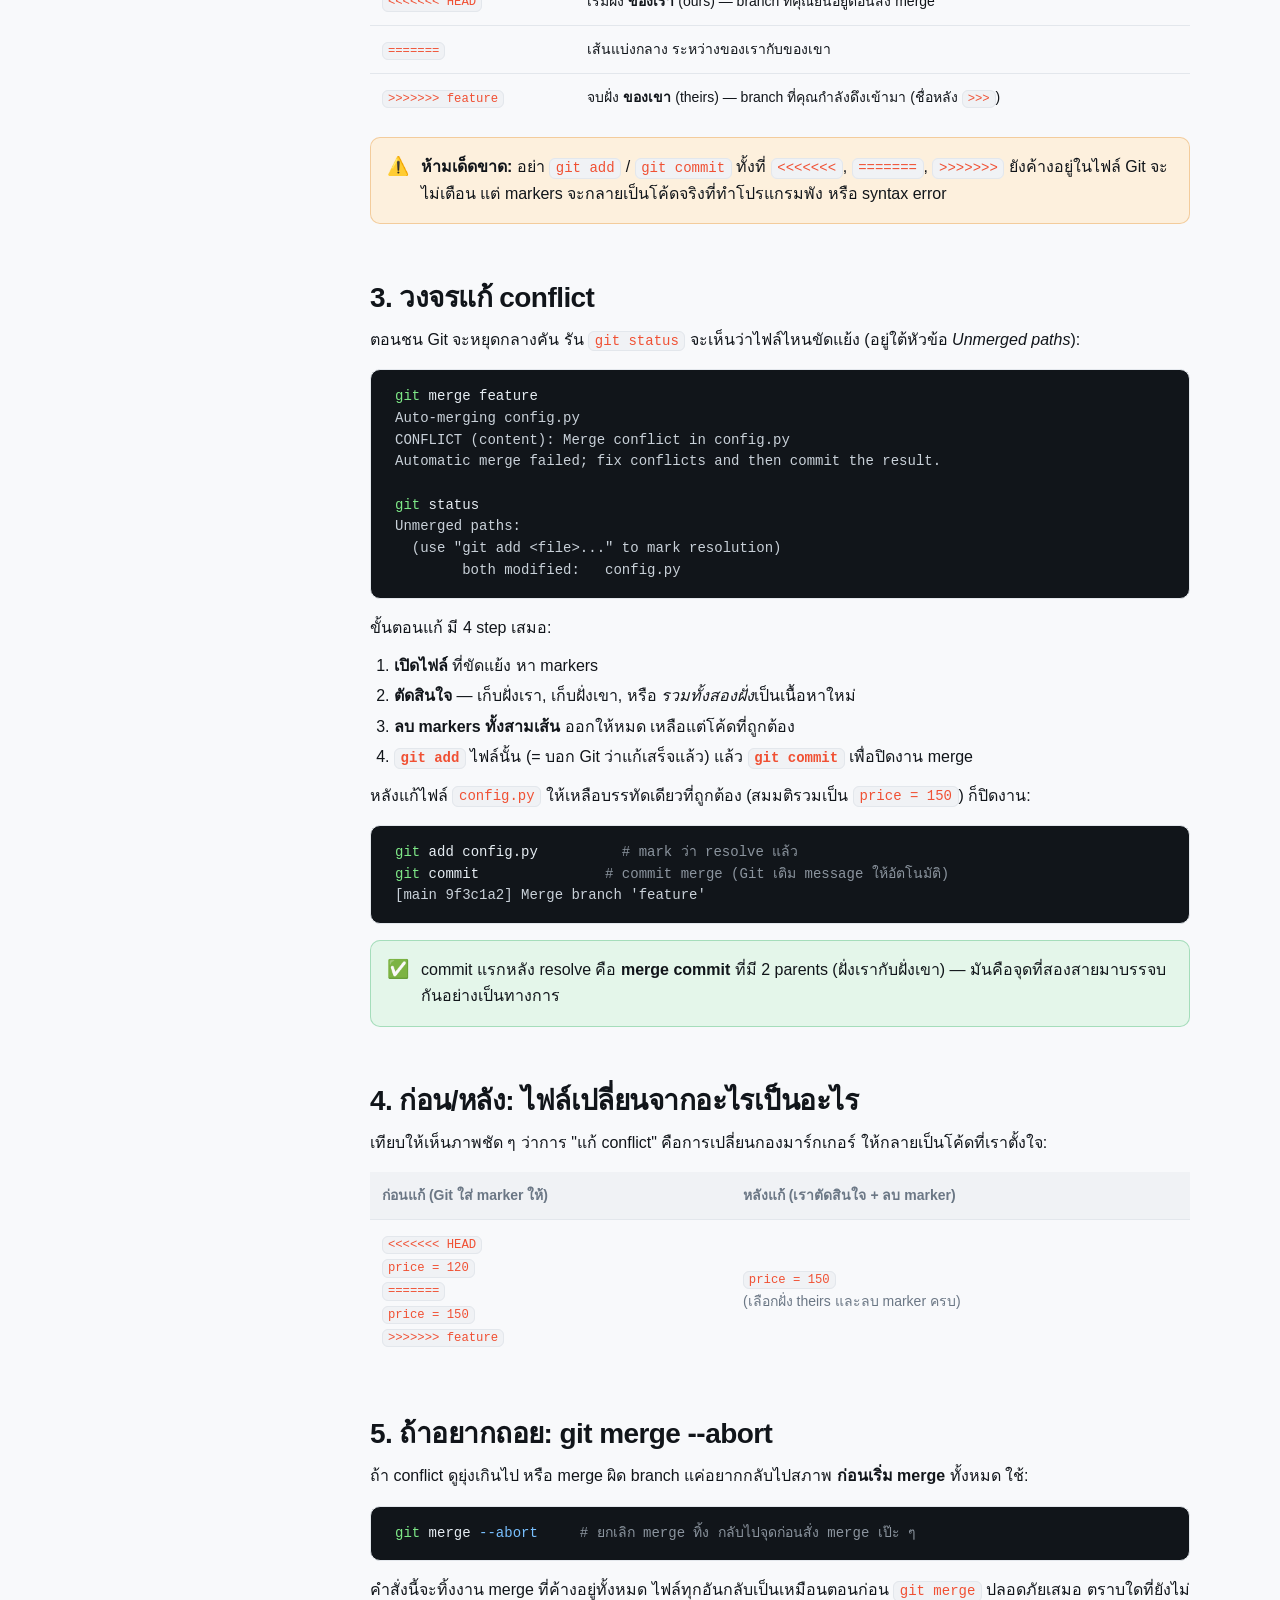
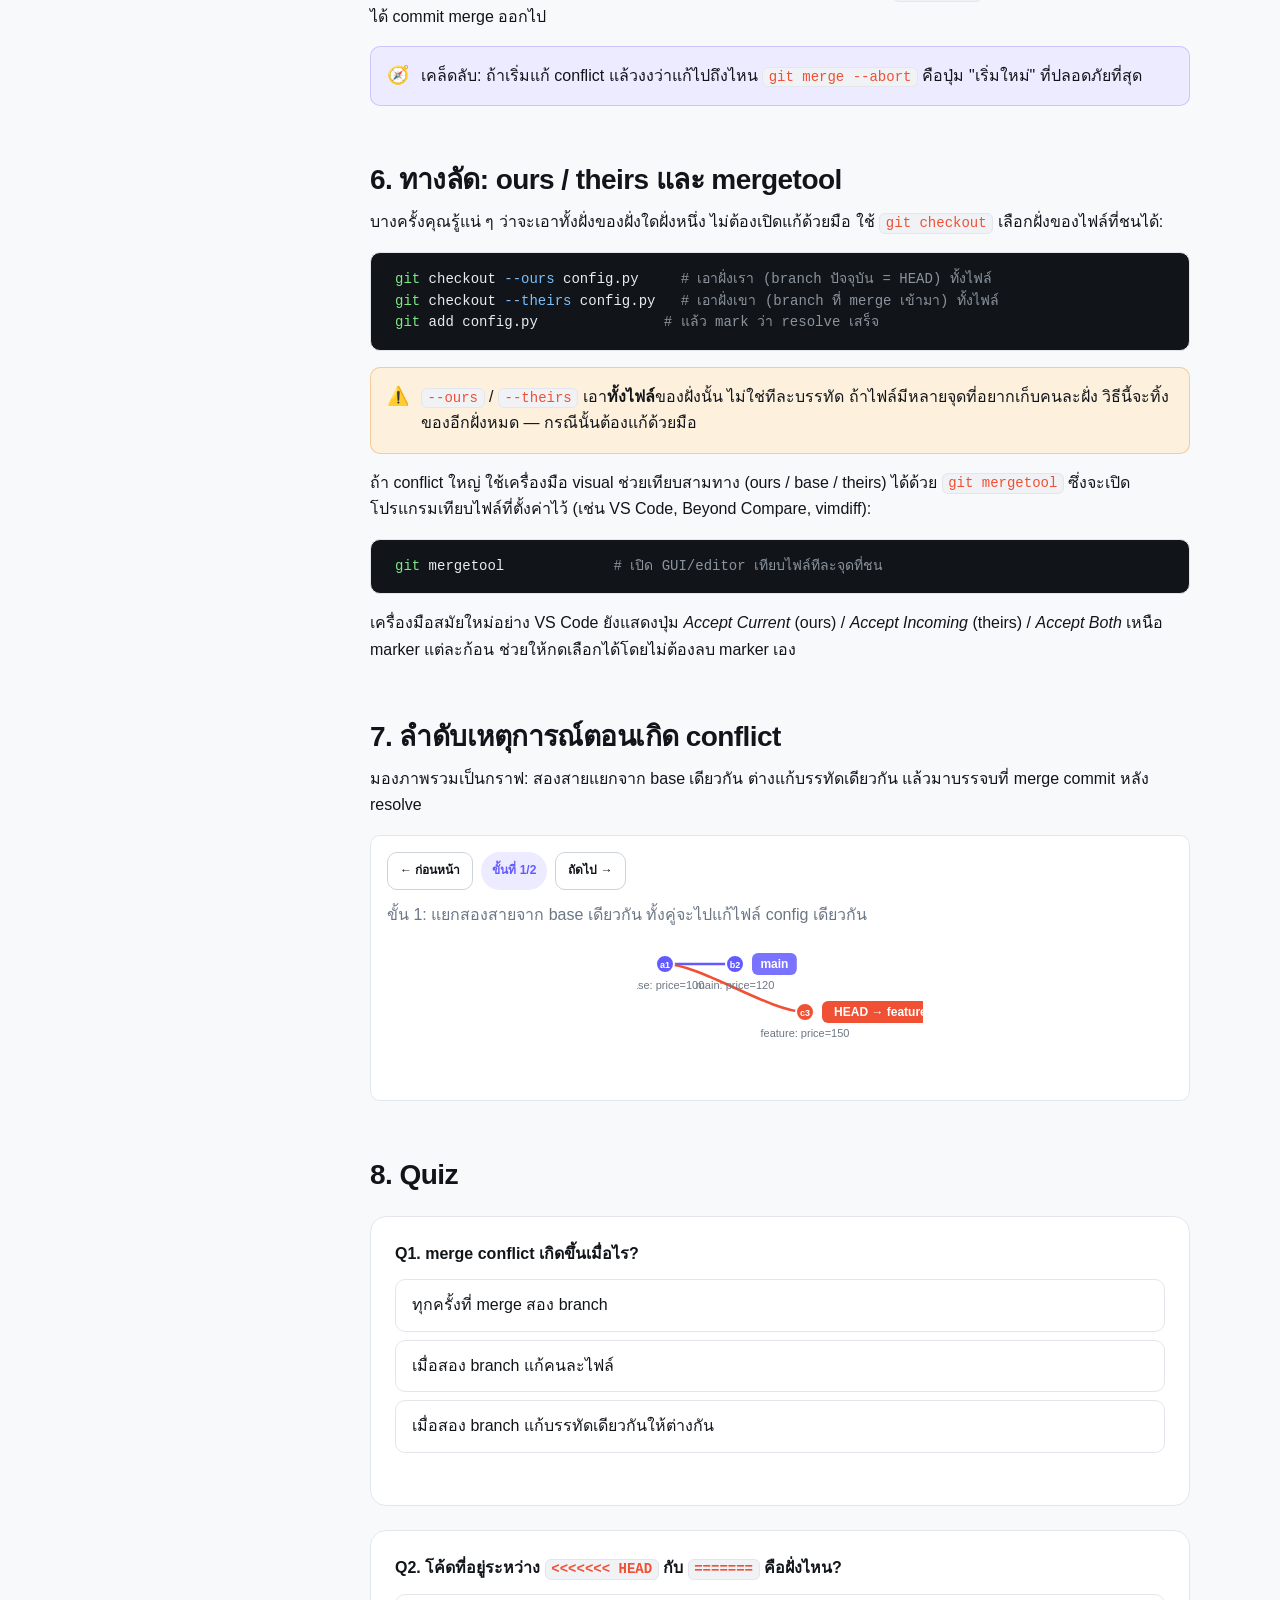
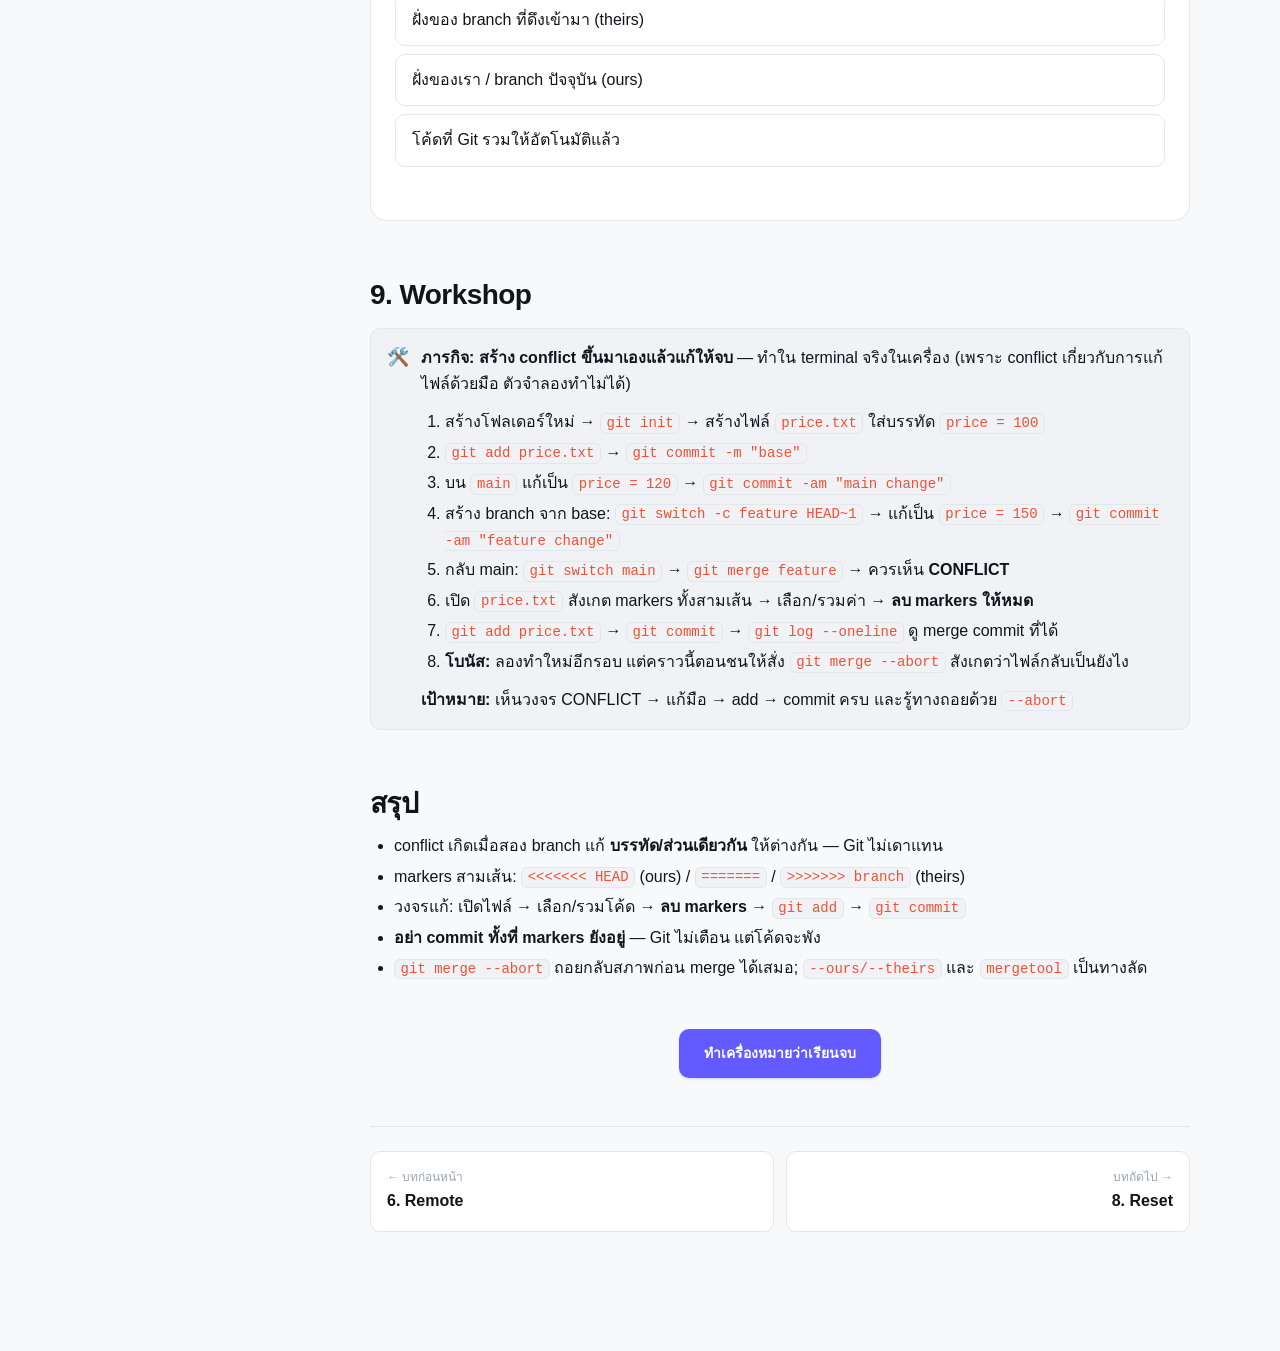
<file: chapters/07-conflict.html>
<!DOCTYPE html>
<html lang="th" data-theme="light">
<head>
  <meta charset="UTF-8" />
  <meta name="viewport" content="width=device-width, initial-scale=1.0" />
  <title>บทที่ 7 · Merge Conflict — Git Mastery</title>
  <meta name="description" content="เข้าใจ merge conflict: เกิดเมื่อสอง branch แก้บรรทัดเดียวกัน, อ่าน conflict markers, แก้ด้วยมือ, ours/theirs, mergetool และ merge --abort" />
  <meta property="og:type" content="website" />
  <meta property="og:site_name" content="Git Mastery" />
  <meta property="og:locale" content="th_TH" />
  <meta property="og:title" content="บทที่ 7 · Merge Conflict — Git Mastery" />
  <meta property="og:description" content="เข้าใจ merge conflict: เกิดเมื่อสอง branch แก้บรรทัดเดียวกัน, อ่าน conflict markers, แก้ด้วยมือ, ours/theirs, mergetool และ merge --abort" />
  <meta property="og:url" content="https://nattagidgig-hash.github.io/git-mastery/chapters/07-conflict.html" />
  <meta property="og:image" content="https://nattagidgig-hash.github.io/git-mastery/assets/og.png" />
  <meta property="og:image:width" content="1200" />
  <meta property="og:image:height" content="630" />
  <meta name="twitter:card" content="summary_large_image" />
  <meta name="twitter:title" content="บทที่ 7 · Merge Conflict — Git Mastery" />
  <meta name="twitter:description" content="เข้าใจ merge conflict: เกิดเมื่อสอง branch แก้บรรทัดเดียวกัน, อ่าน conflict markers, แก้ด้วยมือ, ours/theirs, mergetool และ merge --abort" />
  <meta name="twitter:image" content="https://nattagidgig-hash.github.io/git-mastery/assets/og.png" />
  <link rel="stylesheet" href="../assets/css/style.css" />
  <link rel="icon" href="data:image/svg+xml,<svg xmlns='http://www.w3.org/2000/svg' viewBox='0 0 32 32'><text y='26' font-size='26'>🌿</text></svg>" />
</head>
<body>
  <a class="skip-link" href="#main">ข้ามไปเนื้อหา</a>

  <header class="header">
    <button class="icon-btn menu-toggle" aria-label="เปิดเมนูบทเรียน">☰</button>
    <a class="brand" href="../index.html" data-home>
      <svg class="brand-mark" viewBox="0 0 32 32" fill="none" xmlns="http://www.w3.org/2000/svg" aria-hidden="true">
        <circle cx="8" cy="8" r="3.2" fill="var(--accent)"/><circle cx="8" cy="24" r="3.2" fill="var(--primary)"/><circle cx="24" cy="16" r="3.2" fill="var(--primary)"/>
        <path d="M8 11v10M8 21l13-5" stroke="var(--text-muted)" stroke-width="2" stroke-linecap="round"/>
      </svg>
      Git Mastery
    </a>
    <div class="spacer"></div>
    <button class="btn btn-ghost btn-sm" data-search-open aria-label="ค้นหา">🔎 <span class="kbd">Ctrl K</span></button>
    <button class="icon-btn" data-theme-toggle aria-label="สลับโหมดมืด/สว่าง"><span data-theme-icon>🌙</span></button>
  </header>

  <div class="layout">
    <aside class="sidebar">
      <nav data-nav aria-label="รายการบทเรียน"></nav>
      <div data-progress style="margin-top:var(--s-5);padding-top:var(--s-4);border-top:1px solid var(--border)"></div>
    </aside>

    <main class="content" id="main">
      <div class="container">

        <div class="chapter-head">
          <span class="eyebrow">บทที่ 7</span>
          <h1>Merge Conflict</h1>
          <p class="lead muted">conflict ไม่ใช่ error และไม่ใช่ความผิดของคุณ — มันคือ Git บอกตรง ๆ ว่า "สองฝั่งแก้ที่เดียวกันคนละแบบ ฉันตัดสินใจแทนไม่ได้ ช่วยตัดสินให้หน่อย" เมื่อเข้าใจ markers และวงจรแก้ คุณจะเลิกกลัวมัน</p>
          <div class="objectives">
            <strong>🎯 Learning Objectives</strong>
            <ul>
              <li>เข้าใจว่า <strong>merge conflict</strong> เกิดขึ้นเมื่อไร และทำไม Git ตัดสินใจแทนไม่ได้</li>
              <li>อ่าน <strong>conflict markers</strong> จริง (<code>&lt;&lt;&lt;&lt;&lt;&lt;&lt;</code> / <code>=======</code> / <code>&gt;&gt;&gt;&gt;&gt;&gt;&gt;</code>) ได้</li>
              <li>แก้ conflict ครบวงจร: เลือก/รวมโค้ด → ลบ markers → <code>add</code> → <code>commit</code></li>
              <li>รู้จัก <strong>ours/theirs</strong>, <strong>mergetool</strong> และวิธี <code>git merge --abort</code> เพื่อถอยกลับ</li>
            </ul>
          </div>
        </div>

        <h2>1. conflict เกิดขึ้นเมื่อไร</h2>
        <p>เวลา merge สอง branch เข้าด้วยกัน Git พยายามรวมการเปลี่ยนแปลงให้อัตโนมัติ ถ้าสองฝั่งแก้ไฟล์คนละจุด (คนละบรรทัด คนละไฟล์) Git รวมให้เองได้สบาย ไม่มีปัญหา</p>
        <p>แต่ถ้าสองฝั่ง <strong>แก้บรรทัดเดียวกัน</strong> ให้เป็นเนื้อหาที่ต่างกัน Git จะไม่เดาว่าใครถูก เพราะถ้าเดาผิดอาจทำโค้ดพังเงียบ ๆ มันจึงหยุด แล้วโยน <strong>merge conflict</strong> ออกมาให้คุณเป็นคนตัดสิน</p>

        <svg class="diagram" viewBox="0 0 720 250" role="img" aria-label="แผนภาพ: main และ feature แก้บรรทัดเดียวกันต่างกัน ทำให้เกิด conflict ตอน merge">
          <defs><marker id="ar" markerWidth="9" markerHeight="9" refX="7" refY="3" orient="auto"><path d="M0 0 L7 3 L0 6 z" fill="var(--primary)"/></marker></defs>
          <!-- base -->
          <rect class="node" x="20" y="100" width="150" height="64" rx="12"/>
          <text class="label" x="95" y="128" text-anchor="middle" font-weight="700">base commit</text>
          <text class="muted" x="95" y="148" text-anchor="middle" font-size="12">price = 100</text>
          <!-- ours -->
          <rect class="node" x="280" y="24" width="170" height="64" rx="12"/>
          <text class="label" x="365" y="50" text-anchor="middle" font-weight="700">main (ours)</text>
          <text class="primary" x="365" y="72" text-anchor="middle" font-size="12" font-weight="600">price = 120</text>
          <!-- theirs -->
          <rect class="node" x="280" y="176" width="170" height="64" rx="12"/>
          <text class="label" x="365" y="202" text-anchor="middle" font-weight="700">feature (theirs)</text>
          <text class="accent" x="365" y="224" text-anchor="middle" font-size="12" font-weight="600">price = 150</text>
          <!-- merge -->
          <rect class="node" x="560" y="100" width="140" height="64" rx="12"/>
          <text class="label" x="630" y="128" text-anchor="middle" font-weight="700">merge</text>
          <text class="muted" x="630" y="148" text-anchor="middle" font-size="12">❓ price = ?</text>
          <!-- edges -->
          <line class="edge" x1="170" y1="120" x2="278" y2="64"  stroke="var(--primary)" stroke-width="2" marker-end="url(#ar)"/>
          <line class="edge" x1="170" y1="144" x2="278" y2="200" stroke="var(--accent)"  stroke-width="2" marker-end="url(#ar)"/>
          <line class="edge" x1="450" y1="64"  x2="558" y2="120" stroke="var(--primary)" stroke-width="2" marker-end="url(#ar)"/>
          <line class="edge" x1="450" y1="200" x2="558" y2="144" stroke="var(--accent)"  stroke-width="2" marker-end="url(#ar)"/>
          <text class="muted" x="360" y="150" text-anchor="middle" font-size="13" font-weight="700">บรรทัดเดียวกัน แก้คนละค่า → Git เลือกแทนไม่ได้</text>
        </svg>

        <div class="callout note"><span class="ico">💡</span><div><strong>ใจความ:</strong> conflict ไม่ได้แปลว่าทำผิด มันคือกลไกความปลอดภัย — Git ยอมหยุดให้คุณตัดสินใจ ดีกว่ารวมโค้ดมั่ว ๆ แล้วพังทีหลัง</div></div>

        <h2>2. หน้าตา conflict markers ของจริง</h2>
        <p>เมื่อ merge แล้วชน Git จะแก้ไฟล์ที่ขัดแย้งให้ โดยใส่ <strong>conflict markers</strong> ครอบโค้ดทั้งสองฝั่งไว้ในไฟล์เดียวกัน หน้าตาแบบนี้:</p>
        <pre><code><span class="tok-cmt"># config.py — หลัง git merge feature แล้วชน</span>
<span class="tok-out">&lt;&lt;&lt;&lt;&lt;&lt;&lt; HEAD</span>
price = 120        <span class="tok-cmt"># โค้ดฝั่งเรา (branch ที่กำลังยืนอยู่ = ours)</span>
<span class="tok-out">=======</span>
price = 150        <span class="tok-cmt"># โค้ดฝั่งเขา (branch ที่ดึงเข้ามา = theirs)</span>
<span class="tok-out">&gt;&gt;&gt;&gt;&gt;&gt;&gt; feature</span></code></pre>

        <p>อ่านง่าย ๆ เป็นสามส่วน:</p>
        <table>
          <thead><tr><th>Marker</th><th>หมายถึง</th></tr></thead>
          <tbody>
            <tr><td><code>&lt;&lt;&lt;&lt;&lt;&lt;&lt; HEAD</code></td><td>เริ่มฝั่ง <strong>ของเรา</strong> (ours) — branch ที่คุณยืนอยู่ตอนสั่ง merge</td></tr>
            <tr><td><code>=======</code></td><td>เส้นแบ่งกลาง ระหว่างของเรากับของเขา</td></tr>
            <tr><td><code>&gt;&gt;&gt;&gt;&gt;&gt;&gt; feature</code></td><td>จบฝั่ง <strong>ของเขา</strong> (theirs) — branch ที่คุณกำลังดึงเข้ามา (ชื่อหลัง <code>&gt;&gt;&gt;</code>)</td></tr>
          </tbody>
        </table>

        <div class="callout warn"><span class="ico">⚠️</span><div><strong>ห้ามเด็ดขาด:</strong> อย่า <code>git add</code> / <code>git commit</code> ทั้งที่ <code>&lt;&lt;&lt;&lt;&lt;&lt;&lt;</code>, <code>=======</code>, <code>&gt;&gt;&gt;&gt;&gt;&gt;&gt;</code> ยังค้างอยู่ในไฟล์ Git จะไม่เตือน แต่ markers จะกลายเป็นโค้ดจริงที่ทำโปรแกรมพัง หรือ syntax error</div></div>

        <h2>3. วงจรแก้ conflict</h2>
        <p>ตอนชน Git จะหยุดกลางคัน รัน <code>git status</code> จะเห็นว่าไฟล์ไหนขัดแย้ง (อยู่ใต้หัวข้อ <em>Unmerged paths</em>):</p>
        <pre><code><span class="tok-cmd">git</span> merge feature
<span class="tok-out">Auto-merging config.py
CONFLICT (content): Merge conflict in config.py
Automatic merge failed; fix conflicts and then commit the result.</span>

<span class="tok-cmd">git</span> status
<span class="tok-out">Unmerged paths:
  (use "git add &lt;file&gt;..." to mark resolution)
        both modified:   config.py</span></code></pre>

        <p>ขั้นตอนแก้ มี 4 step เสมอ:</p>
        <ol>
          <li><strong>เปิดไฟล์</strong> ที่ขัดแย้ง หา markers</li>
          <li><strong>ตัดสินใจ</strong> — เก็บฝั่งเรา, เก็บฝั่งเขา, หรือ <em>รวมทั้งสองฝั่ง</em>เป็นเนื้อหาใหม่</li>
          <li><strong>ลบ markers ทั้งสามเส้น</strong> ออกให้หมด เหลือแต่โค้ดที่ถูกต้อง</li>
          <li><strong><code>git add</code></strong> ไฟล์นั้น (= บอก Git ว่าแก้เสร็จแล้ว) แล้ว <strong><code>git commit</code></strong> เพื่อปิดงาน merge</li>
        </ol>

        <p>หลังแก้ไฟล์ <code>config.py</code> ให้เหลือบรรทัดเดียวที่ถูกต้อง (สมมติรวมเป็น <code>price = 150</code>) ก็ปิดงาน:</p>
        <pre><code><span class="tok-cmd">git</span> add config.py          <span class="tok-cmt"># mark ว่า resolve แล้ว</span>
<span class="tok-cmd">git</span> commit               <span class="tok-cmt"># commit merge (Git เติม message ให้อัตโนมัติ)</span>
<span class="tok-out">[main 9f3c1a2] Merge branch 'feature'</span></code></pre>

        <div class="callout tip"><span class="ico">✅</span><div>commit แรกหลัง resolve คือ <strong>merge commit</strong> ที่มี 2 parents (ฝั่งเรากับฝั่งเขา) — มันคือจุดที่สองสายมาบรรจบกันอย่างเป็นทางการ</div></div>

        <h2>4. ก่อน/หลัง: ไฟล์เปลี่ยนจากอะไรเป็นอะไร</h2>
        <p>เทียบให้เห็นภาพชัด ๆ ว่าการ "แก้ conflict" คือการเปลี่ยนกองมาร์กเกอร์ ให้กลายเป็นโค้ดที่เราตั้งใจ:</p>
        <table>
          <thead><tr><th>ก่อนแก้ (Git ใส่ marker ให้)</th><th>หลังแก้ (เราตัดสินใจ + ลบ marker)</th></tr></thead>
          <tbody>
            <tr>
              <td><code>&lt;&lt;&lt;&lt;&lt;&lt;&lt; HEAD</code><br><code>price = 120</code><br><code>=======</code><br><code>price = 150</code><br><code>&gt;&gt;&gt;&gt;&gt;&gt;&gt; feature</code></td>
              <td><code>price = 150</code><br><span class="muted">(เลือกฝั่ง theirs และลบ marker ครบ)</span></td>
            </tr>
          </tbody>
        </table>

        <h2>5. ถ้าอยากถอย: git merge --abort</h2>
        <p>ถ้า conflict ดูยุ่งเกินไป หรือ merge ผิด branch แค่อยากกลับไปสภาพ <strong>ก่อนเริ่ม merge</strong> ทั้งหมด ใช้:</p>
        <pre><code><span class="tok-cmd">git</span> merge <span class="tok-flag">--abort</span>     <span class="tok-cmt"># ยกเลิก merge ทิ้ง กลับไปจุดก่อนสั่ง merge เป๊ะ ๆ</span></code></pre>
        <p>คำสั่งนี้จะทิ้งงาน merge ที่ค้างอยู่ทั้งหมด ไฟล์ทุกอันกลับเป็นเหมือนตอนก่อน <code>git merge</code> ปลอดภัยเสมอ ตราบใดที่ยังไม่ได้ commit merge ออกไป</p>
        <div class="callout note"><span class="ico">🧭</span><div>เคล็ดลับ: ถ้าเริ่มแก้ conflict แล้วงงว่าแก้ไปถึงไหน <code>git merge --abort</code> คือปุ่ม "เริ่มใหม่" ที่ปลอดภัยที่สุด</div></div>

        <h2>6. ทางลัด: ours / theirs และ mergetool</h2>
        <p>บางครั้งคุณรู้แน่ ๆ ว่าจะเอาทั้งฝั่งของฝั่งใดฝั่งหนึ่ง ไม่ต้องเปิดแก้ด้วยมือ ใช้ <code>git checkout</code> เลือกฝั่งของไฟล์ที่ชนได้:</p>
        <pre><code><span class="tok-cmd">git</span> checkout <span class="tok-flag">--ours</span> config.py     <span class="tok-cmt"># เอาฝั่งเรา (branch ปัจจุบัน = HEAD) ทั้งไฟล์</span>
<span class="tok-cmd">git</span> checkout <span class="tok-flag">--theirs</span> config.py   <span class="tok-cmt"># เอาฝั่งเขา (branch ที่ merge เข้ามา) ทั้งไฟล์</span>
<span class="tok-cmd">git</span> add config.py               <span class="tok-cmt"># แล้ว mark ว่า resolve เสร็จ</span></code></pre>

        <div class="callout warn"><span class="ico">⚠️</span><div><code>--ours</code> / <code>--theirs</code> เอา<strong>ทั้งไฟล์</strong>ของฝั่งนั้น ไม่ใช่ทีละบรรทัด ถ้าไฟล์มีหลายจุดที่อยากเก็บคนละฝั่ง วิธีนี้จะทิ้งของอีกฝั่งหมด — กรณีนั้นต้องแก้ด้วยมือ</div></div>

        <p>ถ้า conflict ใหญ่ ใช้เครื่องมือ visual ช่วยเทียบสามทาง (ours / base / theirs) ได้ด้วย <code>git mergetool</code> ซึ่งจะเปิดโปรแกรมเทียบไฟล์ที่ตั้งค่าไว้ (เช่น VS Code, Beyond Compare, vimdiff):</p>
        <pre><code><span class="tok-cmd">git</span> mergetool             <span class="tok-cmt"># เปิด GUI/editor เทียบไฟล์ทีละจุดที่ชน</span></code></pre>
        <p>เครื่องมือสมัยใหม่อย่าง VS Code ยังแสดงปุ่ม <em>Accept Current</em> (ours) / <em>Accept Incoming</em> (theirs) / <em>Accept Both</em> เหนือ marker แต่ละก้อน ช่วยให้กดเลือกได้โดยไม่ต้องลบ marker เอง</p>

        <h2>7. ลำดับเหตุการณ์ตอนเกิด conflict</h2>
        <p>มองภาพรวมเป็นกราฟ: สองสายแยกจาก base เดียวกัน ต่างแก้บรรทัดเดียวกัน แล้วมาบรรจบที่ merge commit หลัง resolve</p>
        <div data-gitgraph>
          <script type="application/json">
          [
            {"head":"feature","caption":"ขั้น 1: แยกสองสายจาก base เดียวกัน ทั้งคู่จะไปแก้ไฟล์ config เดียวกัน",
             "commits":[
               {"id":"a1","branch":"main","parents":[],"msg":"base: price=100"},
               {"id":"b2","branch":"main","parents":["a1"],"msg":"main: price=120"},
               {"id":"c3","branch":"feature","parents":["a1"],"msg":"feature: price=150"}
             ]},
            {"head":"main","caption":"ขั้น 2: git merge feature → ชนที่ price → แก้ด้วยมือ → add → commit = merge commit (2 parents)",
             "commits":[
               {"id":"a1","branch":"main","parents":[],"msg":"base: price=100"},
               {"id":"b2","branch":"main","parents":["a1"],"msg":"main: price=120"},
               {"id":"c3","branch":"feature","parents":["a1"],"msg":"feature: price=150"},
               {"id":"m4","branch":"main","parents":["b2","c3"],"msg":"Merge feature (resolved)"}
             ]}
          ]
          </script>
        </div>

        <h2>8. Quiz</h2>
        <div class="quiz" data-quiz data-answer="2" data-explain="conflict เกิดเมื่อสอง branch แก้บรรทัด/ส่วนเดียวกันให้ต่างกัน Git จึงตัดสินใจแทนไม่ได้ ถ้าแก้คนละจุด Git รวมให้เองอัตโนมัติ">
          <div class="quiz-q">Q1. merge conflict เกิดขึ้นเมื่อไร?</div>
          <div class="quiz-opts">
            <button class="quiz-opt">ทุกครั้งที่ merge สอง branch</button>
            <button class="quiz-opt">เมื่อสอง branch แก้คนละไฟล์</button>
            <button class="quiz-opt">เมื่อสอง branch แก้บรรทัดเดียวกันให้ต่างกัน</button>
          </div>
          <div class="quiz-feedback" role="status"></div>
        </div>
        <div class="quiz" data-quiz data-answer="1" data-explain="ส่วนระหว่าง <<<<<<< HEAD ถึง ======= คือฝั่ง ours (branch ปัจจุบันที่คุณยืนอยู่ตอนสั่ง merge) ส่วนใต้ ======= คือ theirs">
          <div class="quiz-q">Q2. โค้ดที่อยู่ระหว่าง <code>&lt;&lt;&lt;&lt;&lt;&lt;&lt; HEAD</code> กับ <code>=======</code> คือฝั่งไหน?</div>
          <div class="quiz-opts">
            <button class="quiz-opt">ฝั่งของ branch ที่ดึงเข้ามา (theirs)</button>
            <button class="quiz-opt">ฝั่งของเรา / branch ปัจจุบัน (ours)</button>
            <button class="quiz-opt">โค้ดที่ Git รวมให้อัตโนมัติแล้ว</button>
          </div>
          <div class="quiz-feedback" role="status"></div>
        </div>

        <h2>9. Workshop</h2>
        <div class="callout"><span class="ico">🛠️</span><div>
          <strong>ภารกิจ: สร้าง conflict ขึ้นมาเองแล้วแก้ให้จบ</strong> — ทำใน terminal จริงในเครื่อง (เพราะ conflict เกี่ยวกับการแก้ไฟล์ด้วยมือ ตัวจำลองทำไม่ได้)
          <ol>
            <li>สร้างโฟลเดอร์ใหม่ → <code>git init</code> → สร้างไฟล์ <code>price.txt</code> ใส่บรรทัด <code>price = 100</code></li>
            <li><code>git add price.txt</code> → <code>git commit -m "base"</code></li>
            <li>บน <code>main</code> แก้เป็น <code>price = 120</code> → <code>git commit -am "main change"</code></li>
            <li>สร้าง branch จาก base: <code>git switch -c feature HEAD~1</code> → แก้เป็น <code>price = 150</code> → <code>git commit -am "feature change"</code></li>
            <li>กลับ main: <code>git switch main</code> → <code>git merge feature</code> → ควรเห็น <strong>CONFLICT</strong></li>
            <li>เปิด <code>price.txt</code> สังเกต markers ทั้งสามเส้น → เลือก/รวมค่า → <strong>ลบ markers ให้หมด</strong></li>
            <li><code>git add price.txt</code> → <code>git commit</code> → <code>git log --oneline</code> ดู merge commit ที่ได้</li>
            <li><strong>โบนัส:</strong> ลองทำใหม่อีกรอบ แต่คราวนี้ตอนชนให้สั่ง <code>git merge --abort</code> สังเกตว่าไฟล์กลับเป็นยังไง</li>
          </ol>
          <strong>เป้าหมาย:</strong> เห็นวงจร CONFLICT → แก้มือ → add → commit ครบ และรู้ทางถอยด้วย <code>--abort</code>
        </div></div>

        <h2>สรุป</h2>
        <ul>
          <li>conflict เกิดเมื่อสอง branch แก้ <strong>บรรทัด/ส่วนเดียวกัน</strong> ให้ต่างกัน — Git ไม่เดาแทน</li>
          <li>markers สามเส้น: <code>&lt;&lt;&lt;&lt;&lt;&lt;&lt; HEAD</code> (ours) / <code>=======</code> / <code>&gt;&gt;&gt;&gt;&gt;&gt;&gt; branch</code> (theirs)</li>
          <li>วงจรแก้: เปิดไฟล์ → เลือก/รวมโค้ด → <strong>ลบ markers</strong> → <code>git add</code> → <code>git commit</code></li>
          <li><strong>อย่า commit ทั้งที่ markers ยังอยู่</strong> — Git ไม่เตือน แต่โค้ดจะพัง</li>
          <li><code>git merge --abort</code> ถอยกลับสภาพก่อน merge ได้เสมอ; <code>--ours/--theirs</code> และ <code>mergetool</code> เป็นทางลัด</li>
        </ul>

        <div class="center mt-7"><button class="btn" data-complete></button></div>
        <nav class="pager" data-pager aria-label="ไปบทอื่น"></nav>

      </div>
    </main>
  </div>

  <script src="../assets/js/app.js"></script>
  <script src="../assets/js/terminal.js"></script>
  <script src="../assets/js/gitgraph.js"></script>
  <script>GitMastery.init({ page: "chapter", slug: "07-conflict" });</script>
</body>
</html>
</file>
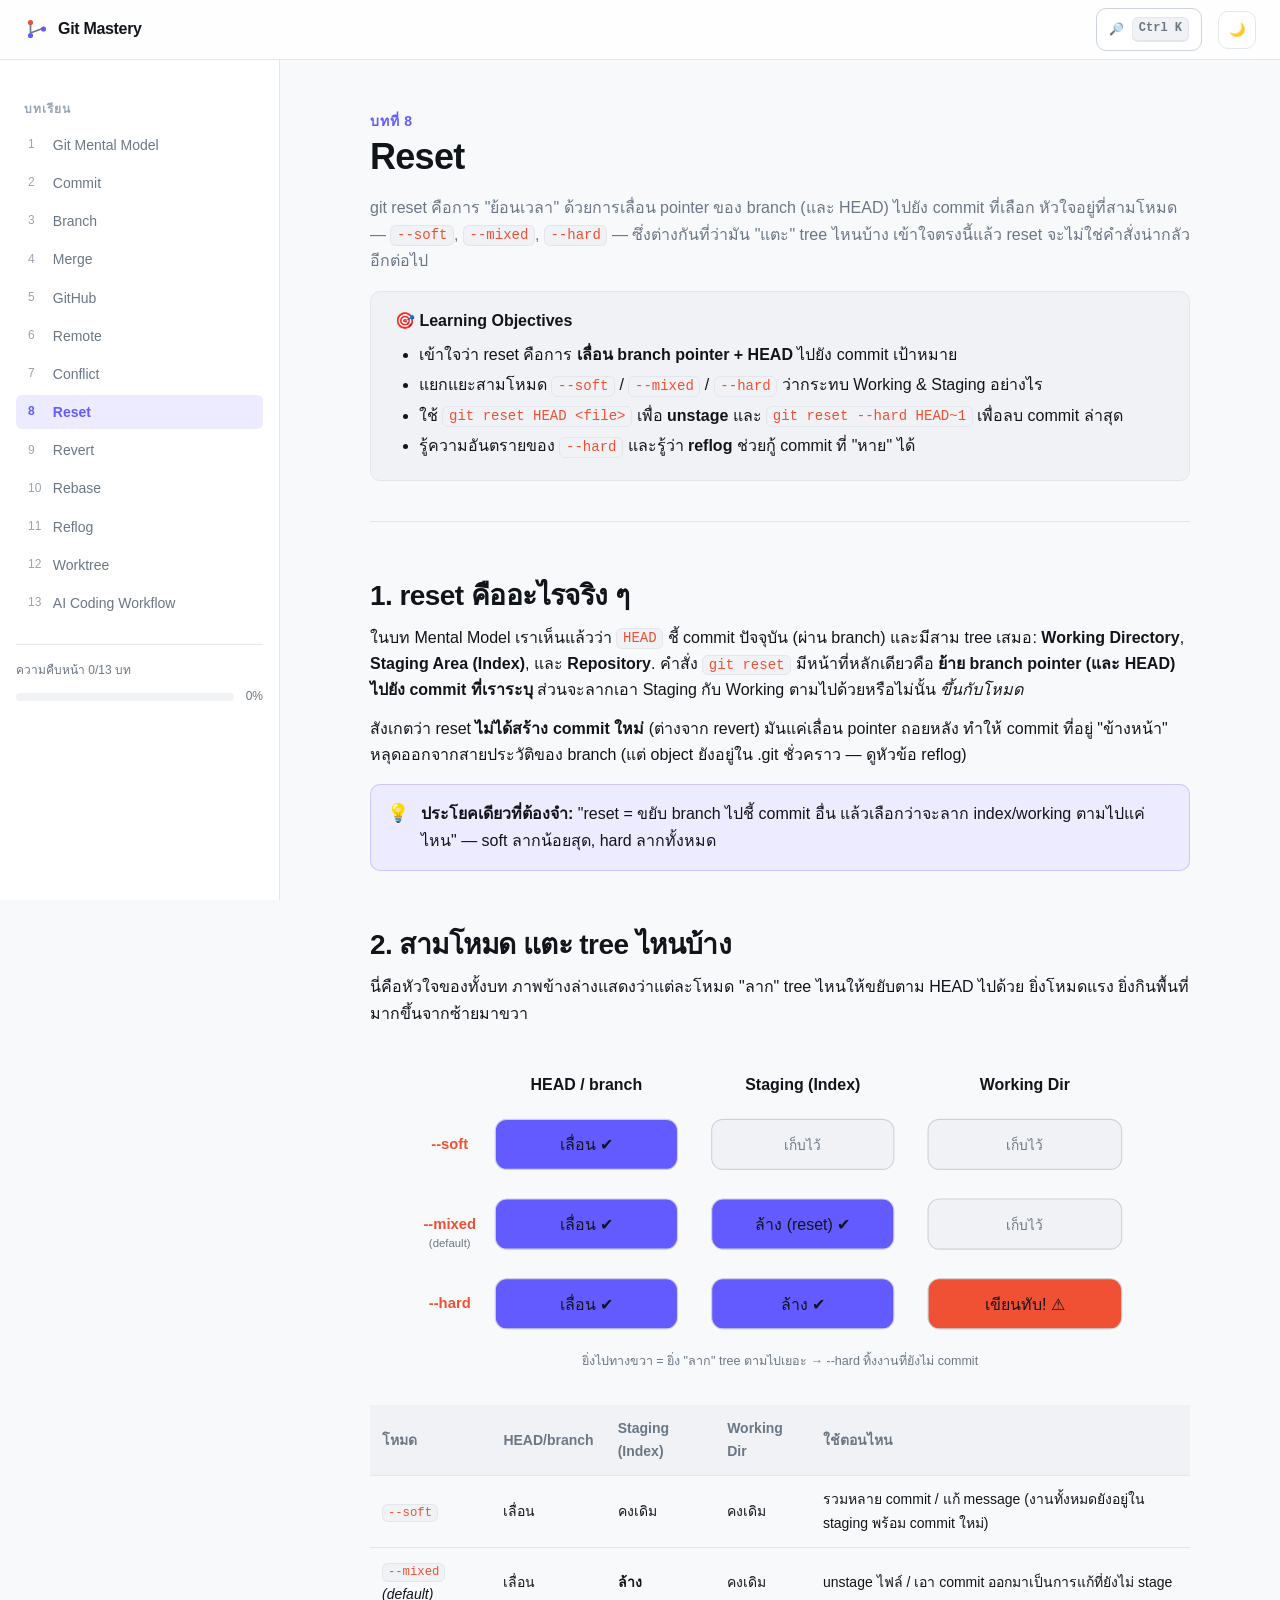
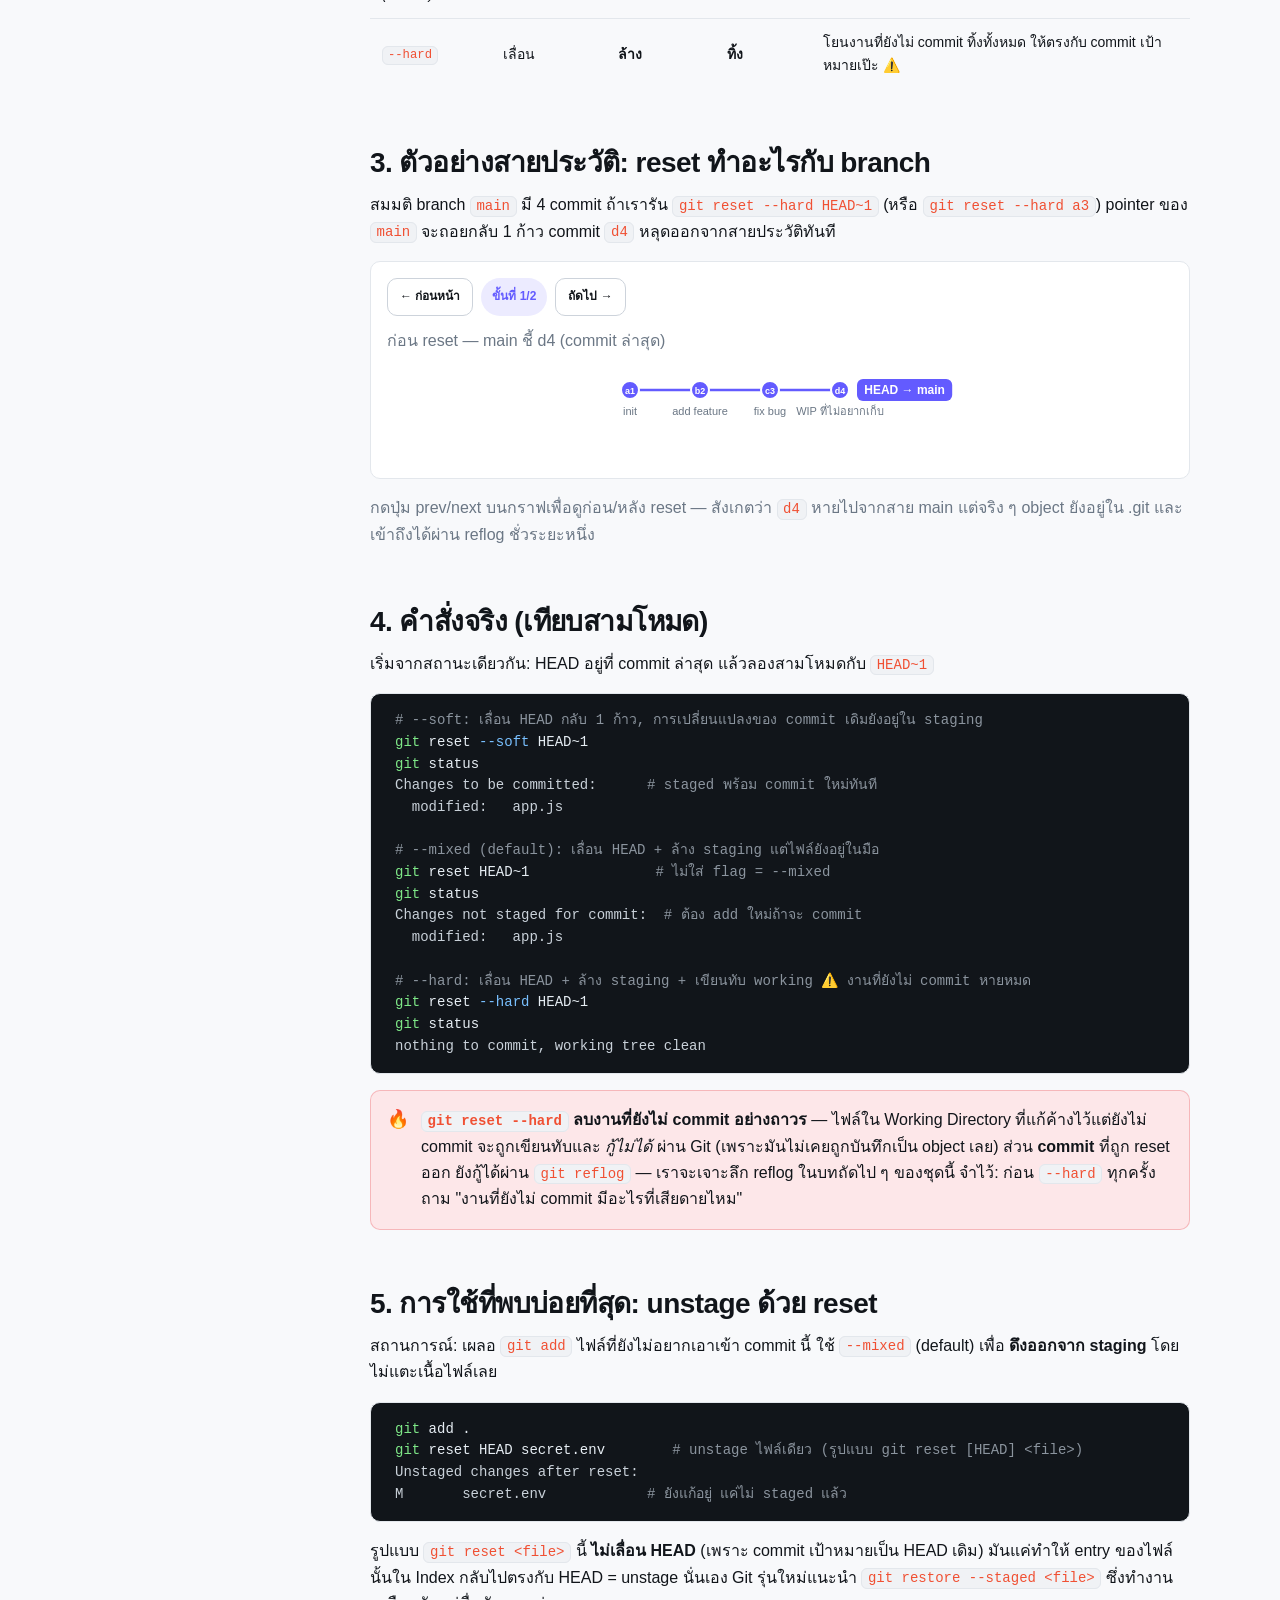
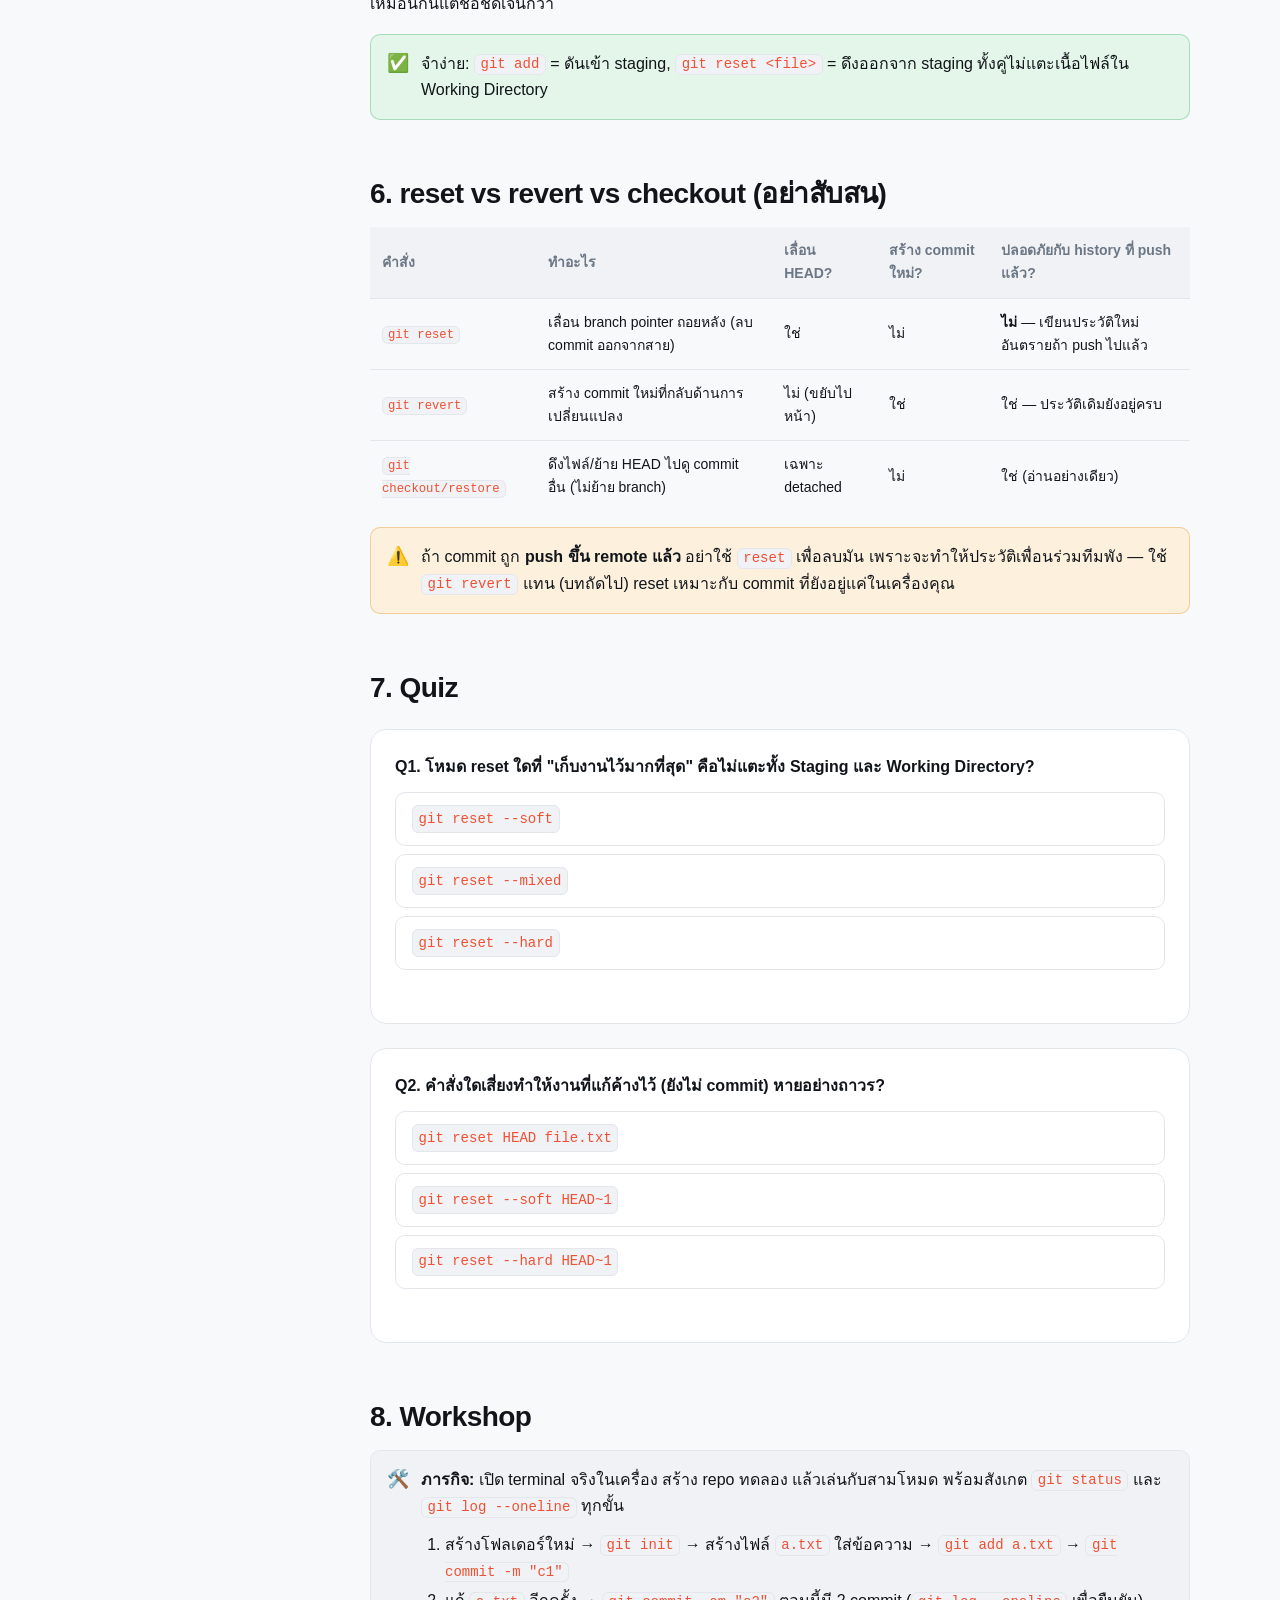
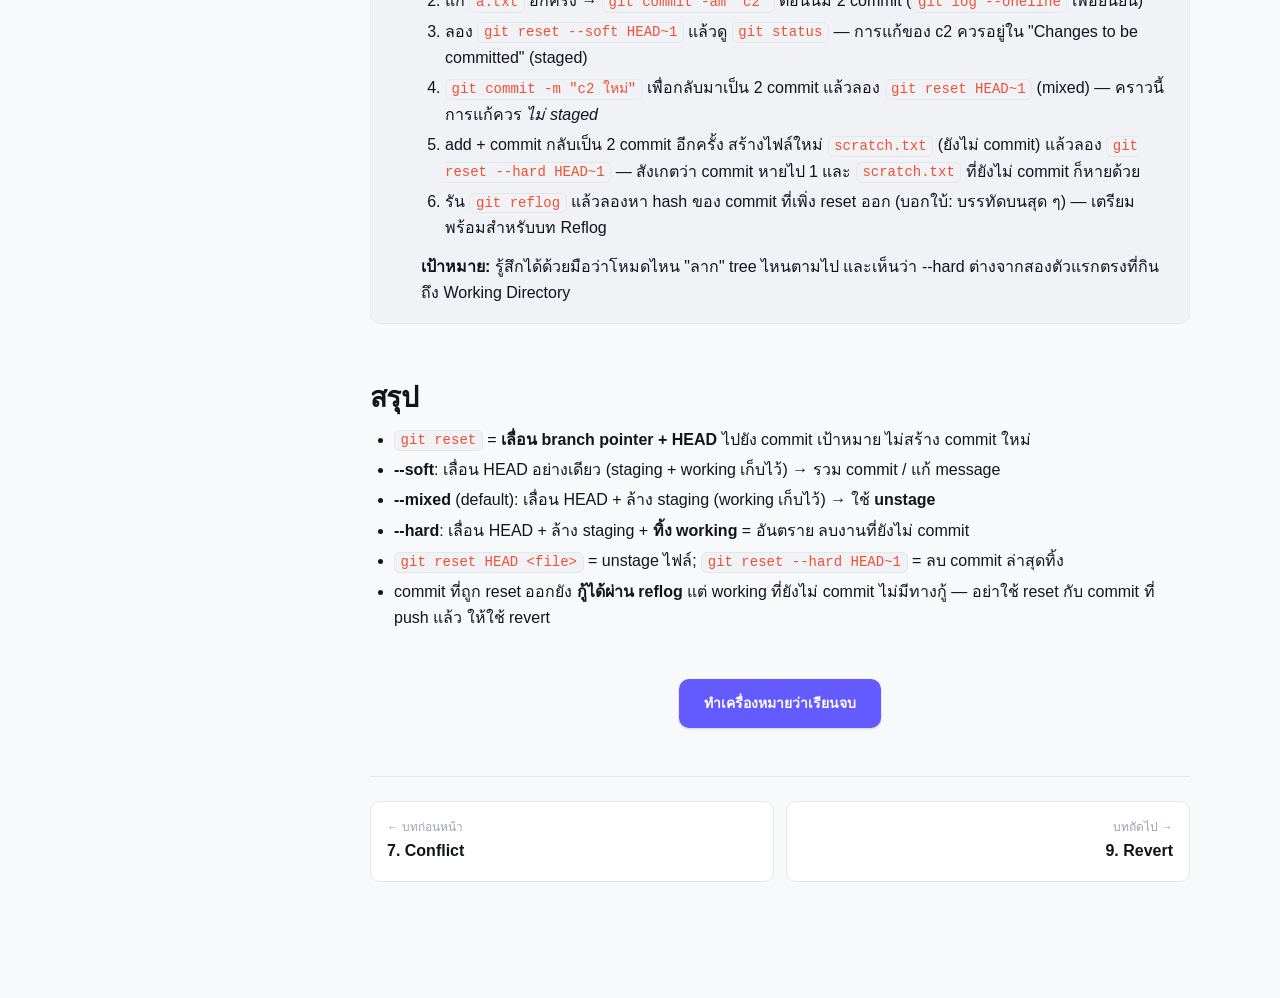
<file: chapters/08-reset.html>
<!DOCTYPE html>
<html lang="th" data-theme="light">
<head>
  <meta charset="UTF-8" />
  <meta name="viewport" content="width=device-width, initial-scale=1.0" />
  <title>บทที่ 8 · Reset — Git Mastery</title>
  <meta name="description" content="git reset สามโหมด: --soft, --mixed (default), --hard — ย้าย HEAD/branch pointer, unstage ไฟล์, และเข้าใจว่าโหมดไหนแตะ tree ไหน รวมถึงอันตรายของ --hard และการกู้ด้วย reflog" />
  <meta property="og:type" content="website" />
  <meta property="og:site_name" content="Git Mastery" />
  <meta property="og:locale" content="th_TH" />
  <meta property="og:title" content="บทที่ 8 · Reset — Git Mastery" />
  <meta property="og:description" content="git reset สามโหมด: --soft, --mixed (default), --hard — ย้าย HEAD/branch pointer, unstage ไฟล์, และเข้าใจว่าโหมดไหนแตะ tree ไหน รวมถึงอันตรายของ --hard และการกู้ด้วย reflog" />
  <meta property="og:url" content="https://nattagidgig-hash.github.io/git-mastery/chapters/08-reset.html" />
  <meta property="og:image" content="https://nattagidgig-hash.github.io/git-mastery/assets/og.png" />
  <meta property="og:image:width" content="1200" />
  <meta property="og:image:height" content="630" />
  <meta name="twitter:card" content="summary_large_image" />
  <meta name="twitter:title" content="บทที่ 8 · Reset — Git Mastery" />
  <meta name="twitter:description" content="git reset สามโหมด: --soft, --mixed (default), --hard — ย้าย HEAD/branch pointer, unstage ไฟล์, และเข้าใจว่าโหมดไหนแตะ tree ไหน รวมถึงอันตรายของ --hard และการกู้ด้วย reflog" />
  <meta name="twitter:image" content="https://nattagidgig-hash.github.io/git-mastery/assets/og.png" />
  <link rel="stylesheet" href="../assets/css/style.css" />
  <link rel="icon" href="data:image/svg+xml,<svg xmlns='http://www.w3.org/2000/svg' viewBox='0 0 32 32'><text y='26' font-size='26'>🌿</text></svg>" />
</head>
<body>
  <a class="skip-link" href="#main">ข้ามไปเนื้อหา</a>

  <header class="header">
    <button class="icon-btn menu-toggle" aria-label="เปิดเมนูบทเรียน">☰</button>
    <a class="brand" href="../index.html" data-home>
      <svg class="brand-mark" viewBox="0 0 32 32" fill="none" xmlns="http://www.w3.org/2000/svg" aria-hidden="true">
        <circle cx="8" cy="8" r="3.2" fill="var(--accent)"/><circle cx="8" cy="24" r="3.2" fill="var(--primary)"/><circle cx="24" cy="16" r="3.2" fill="var(--primary)"/>
        <path d="M8 11v10M8 21l13-5" stroke="var(--text-muted)" stroke-width="2" stroke-linecap="round"/>
      </svg>
      Git Mastery
    </a>
    <div class="spacer"></div>
    <button class="btn btn-ghost btn-sm" data-search-open aria-label="ค้นหา">🔎 <span class="kbd">Ctrl K</span></button>
    <button class="icon-btn" data-theme-toggle aria-label="สลับโหมดมืด/สว่าง"><span data-theme-icon>🌙</span></button>
  </header>

  <div class="layout">
    <aside class="sidebar">
      <nav data-nav aria-label="รายการบทเรียน"></nav>
      <div data-progress style="margin-top:var(--s-5);padding-top:var(--s-4);border-top:1px solid var(--border)"></div>
    </aside>

    <main class="content" id="main">
      <div class="container">

        <div class="chapter-head">
          <span class="eyebrow">บทที่ 8</span>
          <h1>Reset</h1>
          <p class="lead muted">git reset คือการ "ย้อนเวลา" ด้วยการเลื่อน pointer ของ branch (และ HEAD) ไปยัง commit ที่เลือก หัวใจอยู่ที่สามโหมด — <code>--soft</code>, <code>--mixed</code>, <code>--hard</code> — ซึ่งต่างกันที่ว่ามัน "แตะ" tree ไหนบ้าง เข้าใจตรงนี้แล้ว reset จะไม่ใช่คำสั่งน่ากลัวอีกต่อไป</p>
          <div class="objectives">
            <strong>🎯 Learning Objectives</strong>
            <ul>
              <li>เข้าใจว่า reset คือการ <strong>เลื่อน branch pointer + HEAD</strong> ไปยัง commit เป้าหมาย</li>
              <li>แยกแยะสามโหมด <code>--soft</code> / <code>--mixed</code> / <code>--hard</code> ว่ากระทบ Working & Staging อย่างไร</li>
              <li>ใช้ <code>git reset HEAD &lt;file&gt;</code> เพื่อ <strong>unstage</strong> และ <code>git reset --hard HEAD~1</code> เพื่อลบ commit ล่าสุด</li>
              <li>รู้ความอันตรายของ <code>--hard</code> และรู้ว่า <strong>reflog</strong> ช่วยกู้ commit ที่ "หาย" ได้</li>
            </ul>
          </div>
        </div>

        <h2>1. reset คืออะไรจริง ๆ</h2>
        <p>ในบท Mental Model เราเห็นแล้วว่า <code>HEAD</code> ชี้ commit ปัจจุบัน (ผ่าน branch) และมีสาม tree เสมอ: <strong>Working Directory</strong>, <strong>Staging Area (Index)</strong>, และ <strong>Repository</strong>. คำสั่ง <code>git reset</code> มีหน้าที่หลักเดียวคือ <strong>ย้าย branch pointer (และ HEAD) ไปยัง commit ที่เราระบุ</strong> ส่วนจะลากเอา Staging กับ Working ตามไปด้วยหรือไม่นั้น <em>ขึ้นกับโหมด</em></p>
        <p>สังเกตว่า reset <strong>ไม่ได้สร้าง commit ใหม่</strong> (ต่างจาก revert) มันแค่เลื่อน pointer ถอยหลัง ทำให้ commit ที่อยู่ "ข้างหน้า" หลุดออกจากสายประวัติของ branch (แต่ object ยังอยู่ใน .git ชั่วคราว — ดูหัวข้อ reflog)</p>
        <div class="callout note"><span class="ico">💡</span><div><strong>ประโยคเดียวที่ต้องจำ:</strong> "reset = ขยับ branch ไปชี้ commit อื่น แล้วเลือกว่าจะลาก index/working ตามไปแค่ไหน" — soft ลากน้อยสุด, hard ลากทั้งหมด</div></div>

        <h2>2. สามโหมด แตะ tree ไหนบ้าง</h2>
        <p>นี่คือหัวใจของทั้งบท ภาพข้างล่างแสดงว่าแต่ละโหมด "ลาก" tree ไหนให้ขยับตาม HEAD ไปด้วย ยิ่งโหมดแรง ยิ่งกินพื้นที่มากขึ้นจากซ้ายมาขวา</p>

        <svg class="diagram" viewBox="0 0 720 290" role="img" aria-label="แผนภาพเปรียบเทียบ git reset สามโหมด ว่าโหมดไหนกระทบ HEAD, Staging และ Working Directory">
          <!-- column headers -->
          <text class="label" x="190" y="34" text-anchor="middle" font-weight="700">HEAD / branch</text>
          <text class="label" x="380" y="34" text-anchor="middle" font-weight="700">Staging (Index)</text>
          <text class="label" x="575" y="34" text-anchor="middle" font-weight="700">Working Dir</text>

          <!-- soft row -->
          <text class="accent" x="70" y="86" text-anchor="middle" font-weight="700" font-size="13">--soft</text>
          <rect class="node primary" x="110" y="60" width="160" height="44" rx="10"/>
          <text class="label" x="190" y="87" text-anchor="middle" font-size="12">เลื่อน ✔</text>
          <rect class="node" x="300" y="60" width="160" height="44" rx="10"/>
          <text class="muted" x="380" y="87" text-anchor="middle" font-size="12">เก็บไว้</text>
          <rect class="node" x="490" y="60" width="170" height="44" rx="10"/>
          <text class="muted" x="575" y="87" text-anchor="middle" font-size="12">เก็บไว้</text>

          <!-- mixed row -->
          <text class="accent" x="70" y="156" text-anchor="middle" font-weight="700" font-size="13">--mixed</text>
          <text class="muted" x="70" y="172" text-anchor="middle" font-size="10">(default)</text>
          <rect class="node primary" x="110" y="130" width="160" height="44" rx="10"/>
          <text class="label" x="190" y="157" text-anchor="middle" font-size="12">เลื่อน ✔</text>
          <rect class="node primary" x="300" y="130" width="160" height="44" rx="10"/>
          <text class="label" x="380" y="157" text-anchor="middle" font-size="12">ล้าง (reset) ✔</text>
          <rect class="node" x="490" y="130" width="170" height="44" rx="10"/>
          <text class="muted" x="575" y="157" text-anchor="middle" font-size="12">เก็บไว้</text>

          <!-- hard row -->
          <text class="accent" x="70" y="226" text-anchor="middle" font-weight="700" font-size="13">--hard</text>
          <rect class="node primary" x="110" y="200" width="160" height="44" rx="10"/>
          <text class="label" x="190" y="227" text-anchor="middle" font-size="12">เลื่อน ✔</text>
          <rect class="node primary" x="300" y="200" width="160" height="44" rx="10"/>
          <text class="label" x="380" y="227" text-anchor="middle" font-size="12">ล้าง ✔</text>
          <rect class="node accent" x="490" y="200" width="170" height="44" rx="10"/>
          <text class="label" x="575" y="227" text-anchor="middle" font-size="12">เขียนทับ! ⚠</text>

          <text class="muted" x="360" y="276" text-anchor="middle" font-size="11">ยิ่งไปทางขวา = ยิ่ง "ลาก" tree ตามไปเยอะ → --hard ทิ้งงานที่ยังไม่ commit</text>
        </svg>

        <table>
          <thead><tr><th>โหมด</th><th>HEAD/branch</th><th>Staging (Index)</th><th>Working Dir</th><th>ใช้ตอนไหน</th></tr></thead>
          <tbody>
            <tr><td><code>--soft</code></td><td>เลื่อน</td><td>คงเดิม</td><td>คงเดิม</td><td>รวมหลาย commit / แก้ message (งานทั้งหมดยังอยู่ใน staging พร้อม commit ใหม่)</td></tr>
            <tr><td><code>--mixed</code> <em>(default)</em></td><td>เลื่อน</td><td><strong>ล้าง</strong></td><td>คงเดิม</td><td>unstage ไฟล์ / เอา commit ออกมาเป็นการแก้ที่ยังไม่ stage</td></tr>
            <tr><td><code>--hard</code></td><td>เลื่อน</td><td><strong>ล้าง</strong></td><td><strong>ทิ้ง</strong></td><td>โยนงานที่ยังไม่ commit ทิ้งทั้งหมด ให้ตรงกับ commit เป้าหมายเป๊ะ ⚠️</td></tr>
          </tbody>
        </table>

        <h2>3. ตัวอย่างสายประวัติ: reset ทำอะไรกับ branch</h2>
        <p>สมมติ branch <code>main</code> มี 4 commit ถ้าเรารัน <code>git reset --hard HEAD~1</code> (หรือ <code>git reset --hard a3</code>) pointer ของ <code>main</code> จะถอยกลับ 1 ก้าว commit <code>d4</code> หลุดออกจากสายประวัติทันที</p>

        <div data-gitgraph>
          <script type="application/json">
          [
            {"head":"main","caption":"ก่อน reset — main ชี้ d4 (commit ล่าสุด)",
             "commits":[
               {"id":"a1","branch":"main","parents":[],"msg":"init"},
               {"id":"b2","branch":"main","parents":["a1"],"msg":"add feature"},
               {"id":"c3","branch":"main","parents":["b2"],"msg":"fix bug"},
               {"id":"d4","branch":"main","parents":["c3"],"msg":"WIP ที่ไม่อยากเก็บ"}
             ]},
            {"head":"main","caption":"หลัง git reset --hard HEAD~1 — main เลื่อนกลับมาชี้ c3, d4 หลุดสาย",
             "commits":[
               {"id":"a1","branch":"main","parents":[],"msg":"init"},
               {"id":"b2","branch":"main","parents":["a1"],"msg":"add feature"},
               {"id":"c3","branch":"main","parents":["b2"],"msg":"fix bug"}
             ]}
          ]
          </script>
        </div>
        <p class="muted">กดปุ่ม prev/next บนกราฟเพื่อดูก่อน/หลัง reset — สังเกตว่า <code>d4</code> หายไปจากสาย main แต่จริง ๆ object ยังอยู่ใน .git และเข้าถึงได้ผ่าน reflog ชั่วระยะหนึ่ง</p>

        <h2>4. คำสั่งจริง (เทียบสามโหมด)</h2>
        <p>เริ่มจากสถานะเดียวกัน: HEAD อยู่ที่ commit ล่าสุด แล้วลองสามโหมดกับ <code>HEAD~1</code></p>
        <pre><code><span class="tok-cmt"># --soft: เลื่อน HEAD กลับ 1 ก้าว, การเปลี่ยนแปลงของ commit เดิมยังอยู่ใน staging</span>
<span class="tok-cmd">git</span> reset <span class="tok-flag">--soft</span> HEAD~1
<span class="tok-cmd">git</span> status
<span class="tok-out">Changes to be committed:</span>      <span class="tok-cmt"># staged พร้อม commit ใหม่ทันที</span>
<span class="tok-out">  modified:   app.js</span>

<span class="tok-cmt"># --mixed (default): เลื่อน HEAD + ล้าง staging แต่ไฟล์ยังอยู่ในมือ</span>
<span class="tok-cmd">git</span> reset HEAD~1               <span class="tok-cmt"># ไม่ใส่ flag = --mixed</span>
<span class="tok-cmd">git</span> status
<span class="tok-out">Changes not staged for commit:</span>  <span class="tok-cmt"># ต้อง add ใหม่ถ้าจะ commit</span>
<span class="tok-out">  modified:   app.js</span>

<span class="tok-cmt"># --hard: เลื่อน HEAD + ล้าง staging + เขียนทับ working ⚠️ งานที่ยังไม่ commit หายหมด</span>
<span class="tok-cmd">git</span> reset <span class="tok-flag">--hard</span> HEAD~1
<span class="tok-cmd">git</span> status
<span class="tok-out">nothing to commit, working tree clean</span></code></pre>

        <div class="callout danger"><span class="ico">🔥</span><div>
          <strong><code>git reset --hard</code> ลบงานที่ยังไม่ commit อย่างถาวร</strong> — ไฟล์ใน Working Directory ที่แก้ค้างไว้แต่ยังไม่ commit จะถูกเขียนทับและ <em>กู้ไม่ได้</em> ผ่าน Git (เพราะมันไม่เคยถูกบันทึกเป็น object เลย) ส่วน <strong>commit</strong> ที่ถูก reset ออก ยังกู้ได้ผ่าน <code>git reflog</code> — เราจะเจาะลึก reflog ในบทถัดไป ๆ ของชุดนี้ จำไว้: ก่อน <code>--hard</code> ทุกครั้ง ถาม "งานที่ยังไม่ commit มีอะไรที่เสียดายไหม"
        </div></div>

        <h2>5. การใช้ที่พบบ่อยที่สุด: unstage ด้วย reset</h2>
        <p>สถานการณ์: เผลอ <code>git add</code> ไฟล์ที่ยังไม่อยากเอาเข้า commit นี้ ใช้ <code>--mixed</code> (default) เพื่อ <strong>ดึงออกจาก staging</strong> โดยไม่แตะเนื้อไฟล์เลย</p>
        <pre><code><span class="tok-cmd">git</span> add .
<span class="tok-cmd">git</span> reset HEAD secret.env        <span class="tok-cmt"># unstage ไฟล์เดียว (รูปแบบ git reset [HEAD] &lt;file&gt;)</span>
<span class="tok-out">Unstaged changes after reset:</span>
<span class="tok-out">M       secret.env</span>            <span class="tok-cmt"># ยังแก้อยู่ แค่ไม่ staged แล้ว</span></code></pre>
        <p>รูปแบบ <code>git reset &lt;file&gt;</code> นี้ <strong>ไม่เลื่อน HEAD</strong> (เพราะ commit เป้าหมายเป็น HEAD เดิม) มันแค่ทำให้ entry ของไฟล์นั้นใน Index กลับไปตรงกับ HEAD = unstage นั่นเอง Git รุ่นใหม่แนะนำ <code>git restore --staged &lt;file&gt;</code> ซึ่งทำงานเหมือนกันแต่ชื่อชัดเจนกว่า</p>
        <div class="callout tip"><span class="ico">✅</span><div>จำง่าย: <code>git add</code> = ดันเข้า staging, <code>git reset &lt;file&gt;</code> = ดึงออกจาก staging ทั้งคู่ไม่แตะเนื้อไฟล์ใน Working Directory</div></div>

        <h2>6. reset vs revert vs checkout (อย่าสับสน)</h2>
        <table>
          <thead><tr><th>คำสั่ง</th><th>ทำอะไร</th><th>เลื่อน HEAD?</th><th>สร้าง commit ใหม่?</th><th>ปลอดภัยกับ history ที่ push แล้ว?</th></tr></thead>
          <tbody>
            <tr><td><code>git reset</code></td><td>เลื่อน branch pointer ถอยหลัง (ลบ commit ออกจากสาย)</td><td>ใช่</td><td>ไม่</td><td><strong>ไม่</strong> — เขียนประวัติใหม่ อันตรายถ้า push ไปแล้ว</td></tr>
            <tr><td><code>git revert</code></td><td>สร้าง commit ใหม่ที่กลับด้านการเปลี่ยนแปลง</td><td>ไม่ (ขยับไปหน้า)</td><td>ใช่</td><td>ใช่ — ประวัติเดิมยังอยู่ครบ</td></tr>
            <tr><td><code>git checkout/restore</code></td><td>ดึงไฟล์/ย้าย HEAD ไปดู commit อื่น (ไม่ย้าย branch)</td><td>เฉพาะ detached</td><td>ไม่</td><td>ใช่ (อ่านอย่างเดียว)</td></tr>
          </tbody>
        </table>
        <div class="callout warn"><span class="ico">⚠️</span><div>ถ้า commit ถูก <strong>push ขึ้น remote แล้ว</strong> อย่าใช้ <code>reset</code> เพื่อลบมัน เพราะจะทำให้ประวัติเพื่อนร่วมทีมพัง — ใช้ <code>git revert</code> แทน (บทถัดไป) reset เหมาะกับ commit ที่ยังอยู่แค่ในเครื่องคุณ</div></div>

        <h2>7. Quiz</h2>
        <div class="quiz" data-quiz data-answer="0" data-explain="--soft เลื่อนแค่ HEAD โดยเก็บทั้ง Staging และ Working ไว้ครบ จึงปลอดภัยที่สุดและเหมาะกับการรวม commit หรือแก้ message">
          <div class="quiz-q">Q1. โหมด reset ใดที่ "เก็บงานไว้มากที่สุด" คือไม่แตะทั้ง Staging และ Working Directory?</div>
          <div class="quiz-opts">
            <button class="quiz-opt"><code>git reset --soft</code></button>
            <button class="quiz-opt"><code>git reset --mixed</code></button>
            <button class="quiz-opt"><code>git reset --hard</code></button>
          </div>
          <div class="quiz-feedback" role="status"></div>
        </div>
        <div class="quiz" data-quiz data-answer="2" data-explain="--hard เขียนทับ Working Directory ทำให้การแก้ไขที่ยังไม่ commit หายถาวร (กู้ผ่าน Git ไม่ได้) ส่วน --soft และ --mixed ไม่แตะ Working Directory">
          <div class="quiz-q">Q2. คำสั่งใดเสี่ยงทำให้งานที่แก้ค้างไว้ (ยังไม่ commit) หายอย่างถาวร?</div>
          <div class="quiz-opts">
            <button class="quiz-opt"><code>git reset HEAD file.txt</code></button>
            <button class="quiz-opt"><code>git reset --soft HEAD~1</code></button>
            <button class="quiz-opt"><code>git reset --hard HEAD~1</code></button>
          </div>
          <div class="quiz-feedback" role="status"></div>
        </div>

        <h2>8. Workshop</h2>
        <div class="callout"><span class="ico">🛠️</span><div>
          <strong>ภารกิจ:</strong> เปิด terminal จริงในเครื่อง สร้าง repo ทดลอง แล้วเล่นกับสามโหมด พร้อมสังเกต <code>git status</code> และ <code>git log --oneline</code> ทุกขั้น
          <ol>
            <li>สร้างโฟลเดอร์ใหม่ → <code>git init</code> → สร้างไฟล์ <code>a.txt</code> ใส่ข้อความ → <code>git add a.txt</code> → <code>git commit -m "c1"</code></li>
            <li>แก้ <code>a.txt</code> อีกครั้ง → <code>git commit -am "c2"</code> ตอนนี้มี 2 commit (<code>git log --oneline</code> เพื่อยืนยัน)</li>
            <li>ลอง <code>git reset --soft HEAD~1</code> แล้วดู <code>git status</code> — การแก้ของ c2 ควรอยู่ใน "Changes to be committed" (staged)</li>
            <li><code>git commit -m "c2 ใหม่"</code> เพื่อกลับมาเป็น 2 commit แล้วลอง <code>git reset HEAD~1</code> (mixed) — คราวนี้การแก้ควร <em>ไม่ staged</em></li>
            <li>add + commit กลับเป็น 2 commit อีกครั้ง สร้างไฟล์ใหม่ <code>scratch.txt</code> (ยังไม่ commit) แล้วลอง <code>git reset --hard HEAD~1</code> — สังเกตว่า commit หายไป 1 และ <code>scratch.txt</code> ที่ยังไม่ commit ก็หายด้วย</li>
            <li>รัน <code>git reflog</code> แล้วลองหา hash ของ commit ที่เพิ่ง reset ออก (บอกใบ้: บรรทัดบนสุด ๆ) — เตรียมพร้อมสำหรับบท Reflog</li>
          </ol>
          <strong>เป้าหมาย:</strong> รู้สึกได้ด้วยมือว่าโหมดไหน "ลาก" tree ไหนตามไป และเห็นว่า --hard ต่างจากสองตัวแรกตรงที่กินถึง Working Directory
        </div></div>

        <h2>สรุป</h2>
        <ul>
          <li><code>git reset</code> = <strong>เลื่อน branch pointer + HEAD</strong> ไปยัง commit เป้าหมาย ไม่สร้าง commit ใหม่</li>
          <li><strong>--soft</strong>: เลื่อน HEAD อย่างเดียว (staging + working เก็บไว้) → รวม commit / แก้ message</li>
          <li><strong>--mixed</strong> (default): เลื่อน HEAD + ล้าง staging (working เก็บไว้) → ใช้ <strong>unstage</strong></li>
          <li><strong>--hard</strong>: เลื่อน HEAD + ล้าง staging + <strong>ทิ้ง working</strong> = อันตราย ลบงานที่ยังไม่ commit</li>
          <li><code>git reset HEAD &lt;file&gt;</code> = unstage ไฟล์; <code>git reset --hard HEAD~1</code> = ลบ commit ล่าสุดทิ้ง</li>
          <li>commit ที่ถูก reset ออกยัง <strong>กู้ได้ผ่าน reflog</strong> แต่ working ที่ยังไม่ commit ไม่มีทางกู้ — อย่าใช้ reset กับ commit ที่ push แล้ว ให้ใช้ revert</li>
        </ul>

        <div class="center mt-7"><button class="btn" data-complete></button></div>
        <nav class="pager" data-pager aria-label="ไปบทอื่น"></nav>

      </div>
    </main>
  </div>

  <script src="../assets/js/app.js"></script>
  <script src="../assets/js/terminal.js"></script>
  <script src="../assets/js/gitgraph.js"></script>
  <script>GitMastery.init({ page: "chapter", slug: "08-reset" });</script>
</body>
</html>
</file>
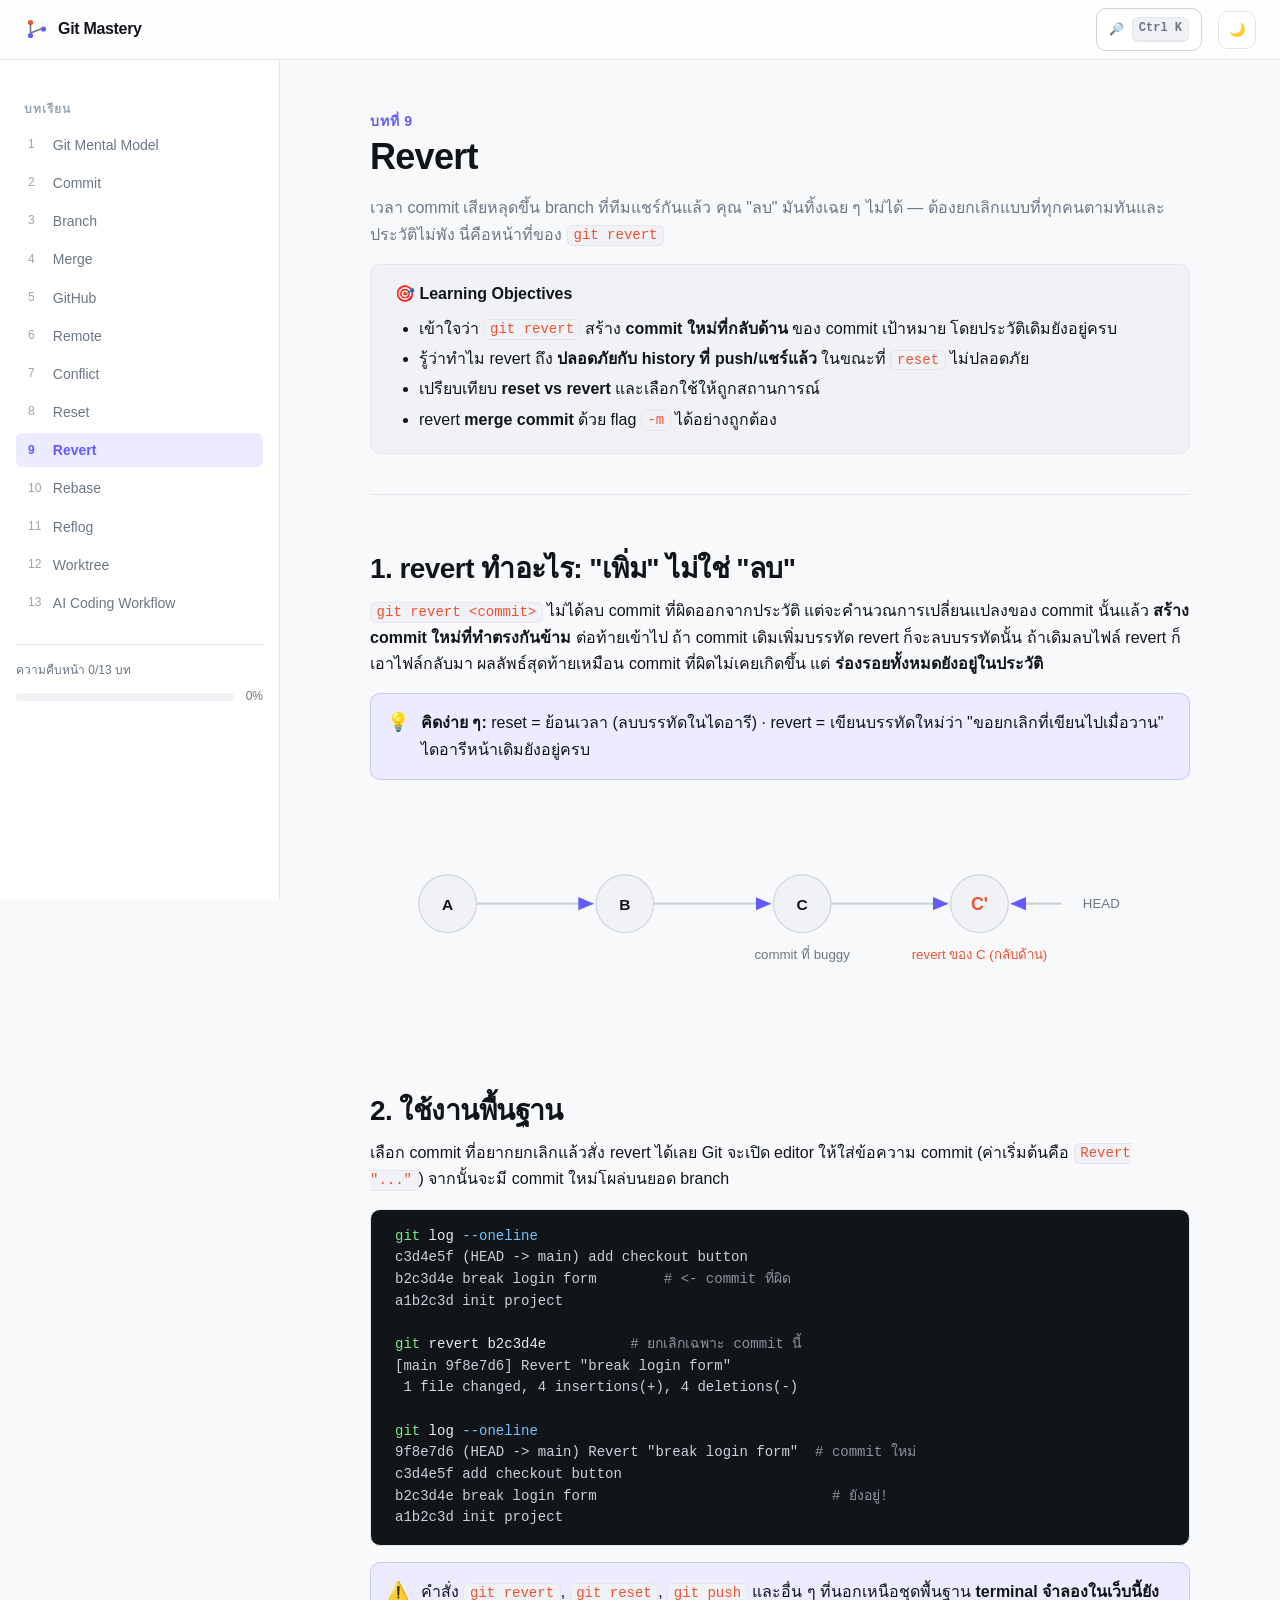
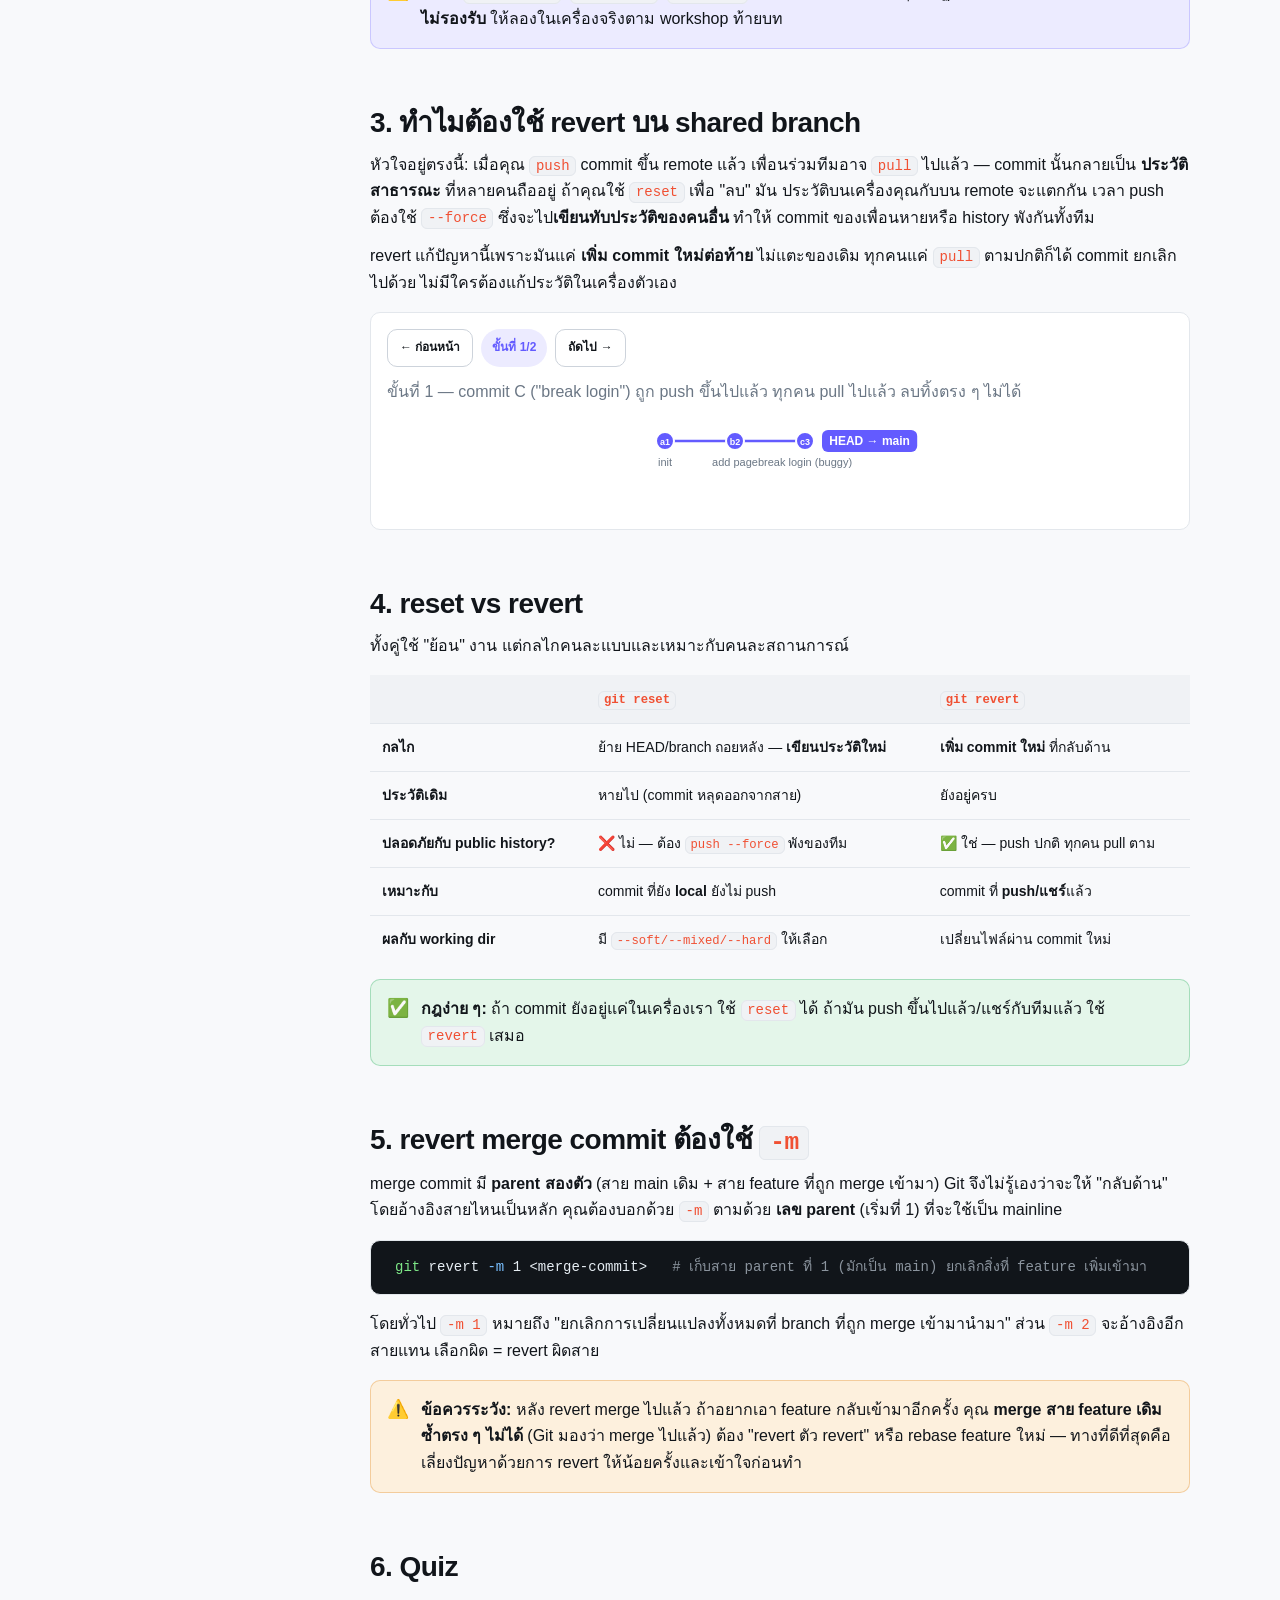
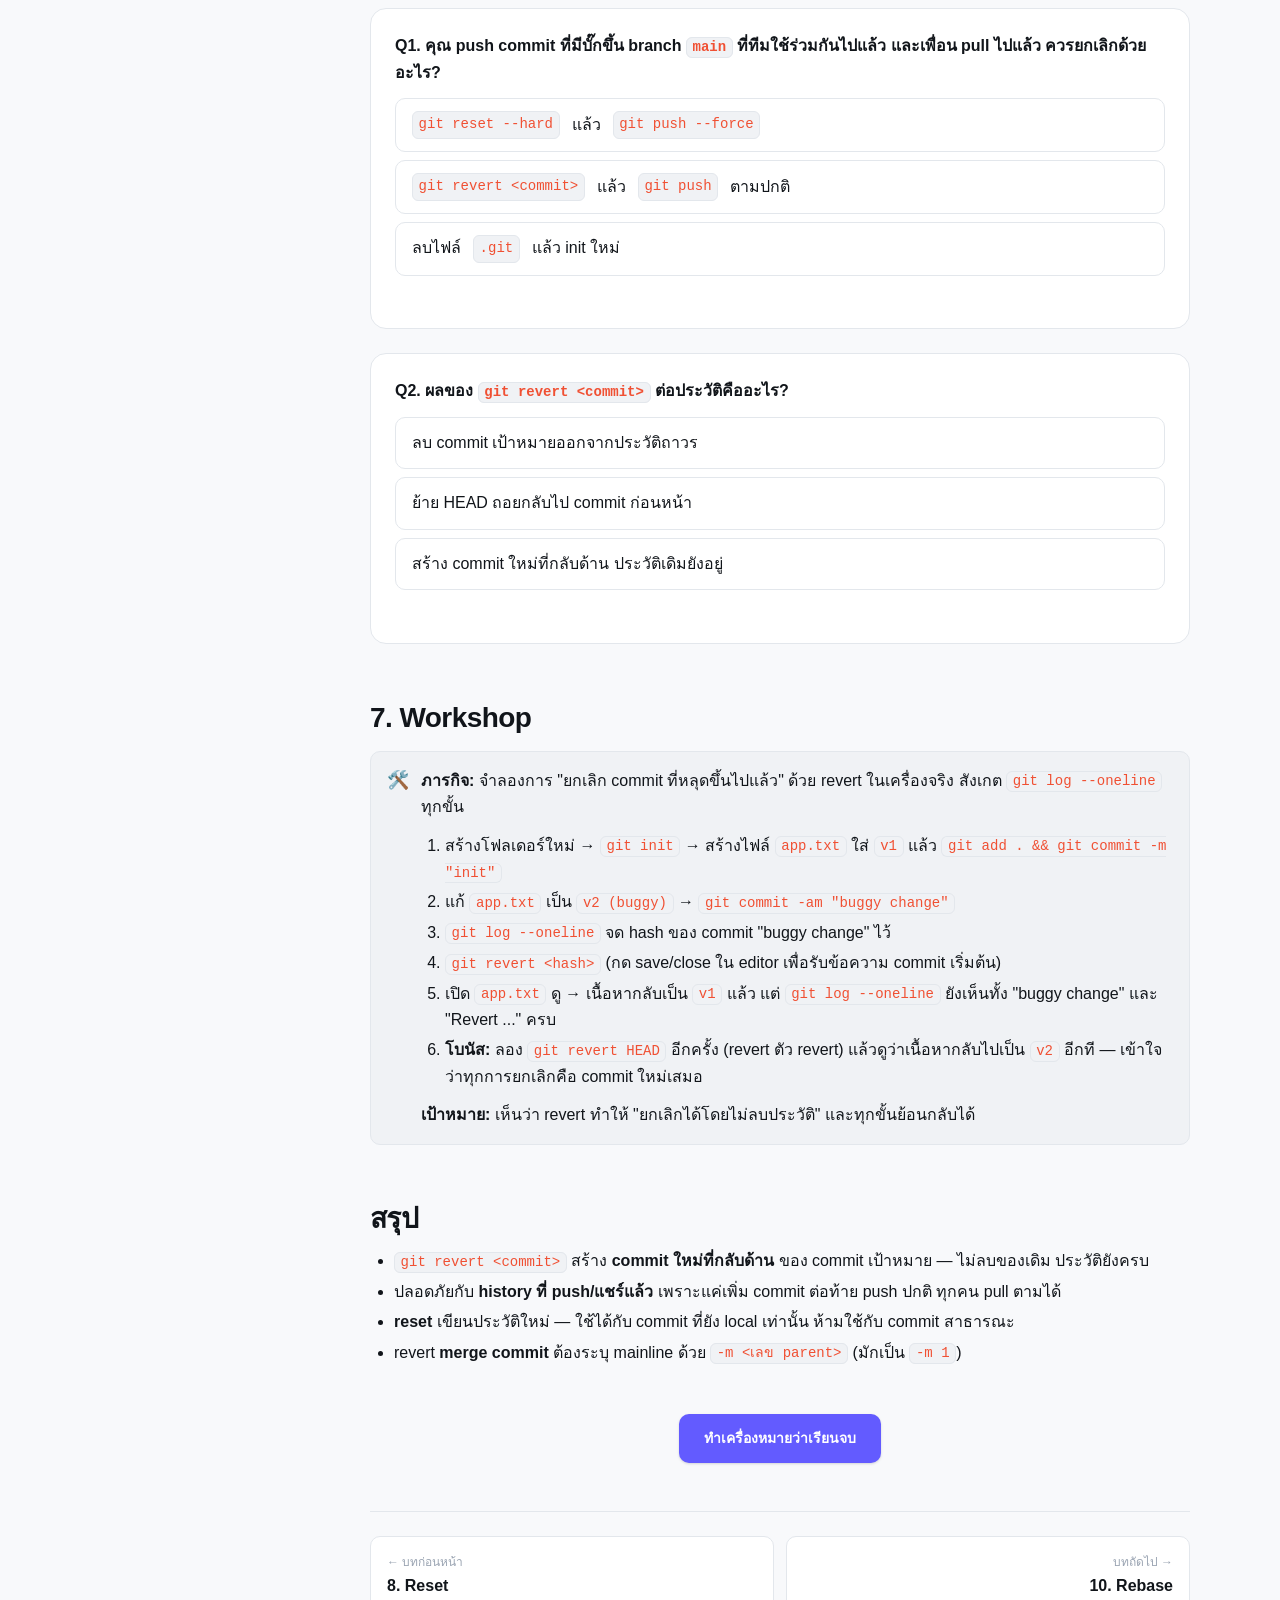
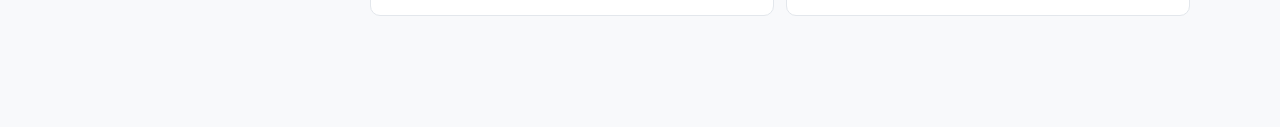
<file: chapters/09-revert.html>
<!DOCTYPE html>
<html lang="th" data-theme="light">
<head>
  <meta charset="UTF-8" />
  <meta name="viewport" content="width=device-width, initial-scale=1.0" />
  <title>บทที่ 9 · Revert — Git Mastery</title>
  <meta name="description" content="git revert สร้าง commit ใหม่ที่กลับด้านการเปลี่ยนแปลง ปลอดภัยกับประวัติที่ push แล้ว ต่างจาก reset ที่เขียนประวัติใหม่ พร้อมวิธี revert merge ด้วย -m" />
  <meta property="og:type" content="website" />
  <meta property="og:site_name" content="Git Mastery" />
  <meta property="og:locale" content="th_TH" />
  <meta property="og:title" content="บทที่ 9 · Revert — Git Mastery" />
  <meta property="og:description" content="git revert สร้าง commit ใหม่ที่กลับด้านการเปลี่ยนแปลง ปลอดภัยกับประวัติที่ push แล้ว ต่างจาก reset ที่เขียนประวัติใหม่ พร้อมวิธี revert merge ด้วย -m" />
  <meta property="og:url" content="https://nattagidgig-hash.github.io/git-mastery/chapters/09-revert.html" />
  <meta property="og:image" content="https://nattagidgig-hash.github.io/git-mastery/assets/og.png" />
  <meta property="og:image:width" content="1200" />
  <meta property="og:image:height" content="630" />
  <meta name="twitter:card" content="summary_large_image" />
  <meta name="twitter:title" content="บทที่ 9 · Revert — Git Mastery" />
  <meta name="twitter:description" content="git revert สร้าง commit ใหม่ที่กลับด้านการเปลี่ยนแปลง ปลอดภัยกับประวัติที่ push แล้ว ต่างจาก reset ที่เขียนประวัติใหม่ พร้อมวิธี revert merge ด้วย -m" />
  <meta name="twitter:image" content="https://nattagidgig-hash.github.io/git-mastery/assets/og.png" />
  <link rel="stylesheet" href="../assets/css/style.css" />
  <link rel="icon" href="data:image/svg+xml,<svg xmlns='http://www.w3.org/2000/svg' viewBox='0 0 32 32'><text y='26' font-size='26'>🌿</text></svg>" />
</head>
<body>
  <a class="skip-link" href="#main">ข้ามไปเนื้อหา</a>

  <header class="header">
    <button class="icon-btn menu-toggle" aria-label="เปิดเมนูบทเรียน">☰</button>
    <a class="brand" href="../index.html" data-home>
      <svg class="brand-mark" viewBox="0 0 32 32" fill="none" xmlns="http://www.w3.org/2000/svg" aria-hidden="true">
        <circle cx="8" cy="8" r="3.2" fill="var(--accent)"/><circle cx="8" cy="24" r="3.2" fill="var(--primary)"/><circle cx="24" cy="16" r="3.2" fill="var(--primary)"/>
        <path d="M8 11v10M8 21l13-5" stroke="var(--text-muted)" stroke-width="2" stroke-linecap="round"/>
      </svg>
      Git Mastery
    </a>
    <div class="spacer"></div>
    <button class="btn btn-ghost btn-sm" data-search-open aria-label="ค้นหา">🔎 <span class="kbd">Ctrl K</span></button>
    <button class="icon-btn" data-theme-toggle aria-label="สลับโหมดมืด/สว่าง"><span data-theme-icon>🌙</span></button>
  </header>

  <div class="layout">
    <aside class="sidebar">
      <nav data-nav aria-label="รายการบทเรียน"></nav>
      <div data-progress style="margin-top:var(--s-5);padding-top:var(--s-4);border-top:1px solid var(--border)"></div>
    </aside>

    <main class="content" id="main">
      <div class="container">

        <div class="chapter-head">
          <span class="eyebrow">บทที่ 9</span>
          <h1>Revert</h1>
          <p class="lead muted">เวลา commit เสียหลุดขึ้น branch ที่ทีมแชร์กันแล้ว คุณ "ลบ" มันทิ้งเฉย ๆ ไม่ได้ — ต้องยกเลิกแบบที่ทุกคนตามทันและประวัติไม่พัง นี่คือหน้าที่ของ <code>git revert</code></p>
          <div class="objectives">
            <strong>🎯 Learning Objectives</strong>
            <ul>
              <li>เข้าใจว่า <code>git revert</code> สร้าง <strong>commit ใหม่ที่กลับด้าน</strong> ของ commit เป้าหมาย โดยประวัติเดิมยังอยู่ครบ</li>
              <li>รู้ว่าทำไม revert ถึง <strong>ปลอดภัยกับ history ที่ push/แชร์แล้ว</strong> ในขณะที่ <code>reset</code> ไม่ปลอดภัย</li>
              <li>เปรียบเทียบ <strong>reset vs revert</strong> และเลือกใช้ให้ถูกสถานการณ์</li>
              <li>revert <strong>merge commit</strong> ด้วย flag <code>-m</code> ได้อย่างถูกต้อง</li>
            </ul>
          </div>
        </div>

        <h2>1. revert ทำอะไร: "เพิ่ม" ไม่ใช่ "ลบ"</h2>
        <p><code>git revert &lt;commit&gt;</code> ไม่ได้ลบ commit ที่ผิดออกจากประวัติ แต่จะคำนวณการเปลี่ยนแปลงของ commit นั้นแล้ว <strong>สร้าง commit ใหม่ที่ทำตรงกันข้าม</strong> ต่อท้ายเข้าไป ถ้า commit เดิมเพิ่มบรรทัด revert ก็จะลบบรรทัดนั้น ถ้าเดิมลบไฟล์ revert ก็เอาไฟล์กลับมา ผลลัพธ์สุดท้ายเหมือน commit ที่ผิดไม่เคยเกิดขึ้น แต่ <strong>ร่องรอยทั้งหมดยังอยู่ในประวัติ</strong></p>
        <div class="callout note"><span class="ico">💡</span><div><strong>คิดง่าย ๆ:</strong> reset = ย้อนเวลา (ลบบรรทัดในไดอารี) · revert = เขียนบรรทัดใหม่ว่า "ขอยกเลิกที่เขียนไปเมื่อวาน" ไดอารีหน้าเดิมยังอยู่ครบ</div></div>

        <svg class="diagram" viewBox="0 0 740 210" role="img" aria-label="แผนภาพ revert: commit C ที่ buggy ถูกยกเลิกด้วย commit C' ที่เพิ่มต่อท้าย ประวัติเดิมยังอยู่">
          <defs><marker id="ar" markerWidth="9" markerHeight="9" refX="7" refY="3" orient="auto"><path d="M0 0 L7 3 L0 6 z" fill="var(--primary)"/></marker></defs>
          <circle class="node" cx="70"  cy="90" r="26"/>
          <circle class="node" cx="230" cy="90" r="26"/>
          <circle class="node" cx="390" cy="90" r="26"/>
          <circle class="node" cx="550" cy="90" r="26"/>
          <text class="label" x="70"  y="96" text-anchor="middle" font-weight="700">A</text>
          <text class="label" x="230" y="96" text-anchor="middle" font-weight="700">B</text>
          <text class="label" x="390" y="96" text-anchor="middle" font-weight="700">C</text>
          <text class="accent" x="550" y="96" text-anchor="middle" font-weight="700">C'</text>
          <text class="muted"   x="390" y="140" text-anchor="middle" font-size="12">commit ที่ buggy</text>
          <text class="accent"  x="550" y="140" text-anchor="middle" font-size="12">revert ของ C (กลับด้าน)</text>
          <line class="edge primary" x1="96"  y1="90" x2="202" y2="90" stroke="var(--primary)" stroke-width="2" marker-end="url(#ar)"/>
          <line class="edge primary" x1="256" y1="90" x2="362" y2="90" stroke="var(--primary)" stroke-width="2" marker-end="url(#ar)"/>
          <line class="edge accent"  x1="416" y1="90" x2="522" y2="90" stroke="var(--accent)"  stroke-width="2" marker-end="url(#ar)"/>
          <text class="muted" x="660" y="94" text-anchor="middle" font-size="12">HEAD</text>
          <line class="edge" x1="624" y1="90" x2="578" y2="90" stroke="var(--text-muted)" stroke-width="2" marker-end="url(#ar)"/>
        </svg>

        <h2>2. ใช้งานพื้นฐาน</h2>
        <p>เลือก commit ที่อยากยกเลิกแล้วสั่ง revert ได้เลย Git จะเปิด editor ให้ใส่ข้อความ commit (ค่าเริ่มต้นคือ <code>Revert "..."</code>) จากนั้นจะมี commit ใหม่โผล่บนยอด branch</p>
        <pre><code><span class="tok-cmd">git</span> log <span class="tok-flag">--oneline</span>
<span class="tok-out">c3d4e5f (HEAD -&gt; main) add checkout button</span>
<span class="tok-out">b2c3d4e break login form        </span><span class="tok-cmt"># &lt;- commit ที่ผิด</span>
<span class="tok-out">a1b2c3d init project</span>

<span class="tok-cmd">git</span> revert b2c3d4e          <span class="tok-cmt"># ยกเลิกเฉพาะ commit นี้</span>
<span class="tok-out">[main 9f8e7d6] Revert "break login form"</span>
<span class="tok-out"> 1 file changed, 4 insertions(+), 4 deletions(-)</span>

<span class="tok-cmd">git</span> log <span class="tok-flag">--oneline</span>
<span class="tok-out">9f8e7d6 (HEAD -&gt; main) Revert "break login form"</span>  <span class="tok-cmt"># commit ใหม่</span>
<span class="tok-out">c3d4e5f add checkout button</span>
<span class="tok-out">b2c3d4e break login form</span>                            <span class="tok-cmt"># ยังอยู่!</span>
<span class="tok-out">a1b2c3d init project</span></code></pre>
        <div class="callout note"><span class="ico">⚠️</span><div>คำสั่ง <code>git revert</code>, <code>git reset</code>, <code>git push</code> และอื่น ๆ ที่นอกเหนือชุดพื้นฐาน <strong>terminal จำลองในเว็บนี้ยังไม่รองรับ</strong> ให้ลองในเครื่องจริงตาม workshop ท้ายบท</div></div>

        <h2>3. ทำไมต้องใช้ revert บน shared branch</h2>
        <p>หัวใจอยู่ตรงนี้: เมื่อคุณ <code>push</code> commit ขึ้น remote แล้ว เพื่อนร่วมทีมอาจ <code>pull</code> ไปแล้ว — commit นั้นกลายเป็น <strong>ประวัติสาธารณะ</strong> ที่หลายคนถืออยู่ ถ้าคุณใช้ <code>reset</code> เพื่อ "ลบ" มัน ประวัติบนเครื่องคุณกับบน remote จะแตกกัน เวลา push ต้องใช้ <code>--force</code> ซึ่งจะไป<strong>เขียนทับประวัติของคนอื่น</strong> ทำให้ commit ของเพื่อนหายหรือ history พังกันทั้งทีม</p>
        <p>revert แก้ปัญหานี้เพราะมันแค่ <strong>เพิ่ม commit ใหม่ต่อท้าย</strong> ไม่แตะของเดิม ทุกคนแค่ <code>pull</code> ตามปกติก็ได้ commit ยกเลิกไปด้วย ไม่มีใครต้องแก้ประวัติในเครื่องตัวเอง</p>

        <div data-gitgraph>
          <script type="application/json">
          [
           {"head":"main","caption":"ขั้นที่ 1 — commit C (\"break login\") ถูก push ขึ้นไปแล้ว ทุกคน pull ไปแล้ว ลบทิ้งตรง ๆ ไม่ได้",
            "commits":[
              {"id":"a1","branch":"main","parents":[],"msg":"init"},
              {"id":"b2","branch":"main","parents":["a1"],"msg":"add page"},
              {"id":"c3","branch":"main","parents":["b2"],"msg":"break login (buggy)"}
            ]},
           {"head":"main","caption":"ขั้นที่ 2 — git revert c3 เพิ่ม commit C' ที่กลับด้านของ C ต่อท้าย ประวัติเดิม (C) ยังอยู่ครบ ปลอดภัยกับทีม",
            "commits":[
              {"id":"a1","branch":"main","parents":[],"msg":"init"},
              {"id":"b2","branch":"main","parents":["a1"],"msg":"add page"},
              {"id":"c3","branch":"main","parents":["b2"],"msg":"break login (buggy)"},
              {"id":"c3r","branch":"main","parents":["c3"],"msg":"Revert break login"}
            ]}
          ]
          </script>
        </div>

        <h2>4. reset vs revert</h2>
        <p>ทั้งคู่ใช้ "ย้อน" งาน แต่กลไกคนละแบบและเหมาะกับคนละสถานการณ์</p>
        <table>
          <thead><tr><th></th><th><code>git reset</code></th><th><code>git revert</code></th></tr></thead>
          <tbody>
            <tr><td><strong>กลไก</strong></td><td>ย้าย HEAD/branch ถอยหลัง — <strong>เขียนประวัติใหม่</strong></td><td><strong>เพิ่ม commit ใหม่</strong> ที่กลับด้าน</td></tr>
            <tr><td><strong>ประวัติเดิม</strong></td><td>หายไป (commit หลุดออกจากสาย)</td><td>ยังอยู่ครบ</td></tr>
            <tr><td><strong>ปลอดภัยกับ public history?</strong></td><td>❌ ไม่ — ต้อง <code>push --force</code> พังของทีม</td><td>✅ ใช่ — push ปกติ ทุกคน pull ตาม</td></tr>
            <tr><td><strong>เหมาะกับ</strong></td><td>commit ที่ยัง <strong>local</strong> ยังไม่ push</td><td>commit ที่ <strong>push/แชร์</strong>แล้ว</td></tr>
            <tr><td><strong>ผลกับ working dir</strong></td><td>มี <code>--soft/--mixed/--hard</code> ให้เลือก</td><td>เปลี่ยนไฟล์ผ่าน commit ใหม่</td></tr>
          </tbody>
        </table>
        <div class="callout tip"><span class="ico">✅</span><div><strong>กฎง่าย ๆ:</strong> ถ้า commit ยังอยู่แค่ในเครื่องเรา ใช้ <code>reset</code> ได้ ถ้ามัน push ขึ้นไปแล้ว/แชร์กับทีมแล้ว ใช้ <code>revert</code> เสมอ</div></div>

        <h2>5. revert merge commit ต้องใช้ <code>-m</code></h2>
        <p>merge commit มี <strong>parent สองตัว</strong> (สาย main เดิม + สาย feature ที่ถูก merge เข้ามา) Git จึงไม่รู้เองว่าจะให้ "กลับด้าน" โดยอ้างอิงสายไหนเป็นหลัก คุณต้องบอกด้วย <code>-m</code> ตามด้วย <strong>เลข parent</strong> (เริ่มที่ 1) ที่จะใช้เป็น mainline</p>
        <pre><code><span class="tok-cmd">git</span> revert <span class="tok-flag">-m</span> 1 &lt;merge-commit&gt;   <span class="tok-cmt"># เก็บสาย parent ที่ 1 (มักเป็น main) ยกเลิกสิ่งที่ feature เพิ่มเข้ามา</span></code></pre>
        <p>โดยทั่วไป <code>-m 1</code> หมายถึง "ยกเลิกการเปลี่ยนแปลงทั้งหมดที่ branch ที่ถูก merge เข้ามานำมา" ส่วน <code>-m 2</code> จะอ้างอิงอีกสายแทน เลือกผิด = revert ผิดสาย</p>
        <div class="callout warn"><span class="ico">⚠️</span><div><strong>ข้อควรระวัง:</strong> หลัง revert merge ไปแล้ว ถ้าอยากเอา feature กลับเข้ามาอีกครั้ง คุณ <strong>merge สาย feature เดิมซ้ำตรง ๆ ไม่ได้</strong> (Git มองว่า merge ไปแล้ว) ต้อง "revert ตัว revert" หรือ rebase feature ใหม่ — ทางที่ดีที่สุดคือเลี่ยงปัญหาด้วยการ revert ให้น้อยครั้งและเข้าใจก่อนทำ</div></div>

        <h2>6. Quiz</h2>
        <div class="quiz" data-quiz data-answer="1" data-explain="commit ถูก push ขึ้น remote และทีม pull ไปแล้ว = public history. reset ต้อง push --force ซึ่งเขียนทับประวัติของคนอื่น จึงต้องใช้ revert ที่แค่เพิ่ม commit ใหม่ต่อท้าย">
          <div class="quiz-q">Q1. คุณ push commit ที่มีบั๊กขึ้น branch <code>main</code> ที่ทีมใช้ร่วมกันไปแล้ว และเพื่อน pull ไปแล้ว ควรยกเลิกด้วยอะไร?</div>
          <div class="quiz-opts">
            <button class="quiz-opt"><code>git reset --hard</code> แล้ว <code>git push --force</code></button>
            <button class="quiz-opt"><code>git revert &lt;commit&gt;</code> แล้ว <code>git push</code> ตามปกติ</button>
            <button class="quiz-opt">ลบไฟล์ <code>.git</code> แล้ว init ใหม่</button>
          </div>
          <div class="quiz-feedback" role="status"></div>
        </div>
        <div class="quiz" data-quiz data-answer="2" data-explain="git revert ไม่ลบ commit เดิม แต่สร้าง commit ใหม่ที่กลับด้านการเปลี่ยนแปลงต่อท้าย ทำให้ประวัติเดิมยังอยู่ครบ">
          <div class="quiz-q">Q2. ผลของ <code>git revert &lt;commit&gt;</code> ต่อประวัติคืออะไร?</div>
          <div class="quiz-opts">
            <button class="quiz-opt">ลบ commit เป้าหมายออกจากประวัติถาวร</button>
            <button class="quiz-opt">ย้าย HEAD ถอยกลับไป commit ก่อนหน้า</button>
            <button class="quiz-opt">สร้าง commit ใหม่ที่กลับด้าน ประวัติเดิมยังอยู่</button>
          </div>
          <div class="quiz-feedback" role="status"></div>
        </div>

        <h2>7. Workshop</h2>
        <div class="callout"><span class="ico">🛠️</span><div>
          <strong>ภารกิจ:</strong> จำลองการ "ยกเลิก commit ที่หลุดขึ้นไปแล้ว" ด้วย revert ในเครื่องจริง สังเกต <code>git log --oneline</code> ทุกขั้น
          <ol>
            <li>สร้างโฟลเดอร์ใหม่ → <code>git init</code> → สร้างไฟล์ <code>app.txt</code> ใส่ <code>v1</code> แล้ว <code>git add . &amp;&amp; git commit -m "init"</code></li>
            <li>แก้ <code>app.txt</code> เป็น <code>v2 (buggy)</code> → <code>git commit -am "buggy change"</code></li>
            <li><code>git log --oneline</code> จด hash ของ commit "buggy change" ไว้</li>
            <li><code>git revert &lt;hash&gt;</code> (กด save/close ใน editor เพื่อรับข้อความ commit เริ่มต้น)</li>
            <li>เปิด <code>app.txt</code> ดู → เนื้อหากลับเป็น <code>v1</code> แล้ว แต่ <code>git log --oneline</code> ยังเห็นทั้ง "buggy change" และ "Revert ..." ครบ</li>
            <li><strong>โบนัส:</strong> ลอง <code>git revert HEAD</code> อีกครั้ง (revert ตัว revert) แล้วดูว่าเนื้อหากลับไปเป็น <code>v2</code> อีกที — เข้าใจว่าทุกการยกเลิกคือ commit ใหม่เสมอ</li>
          </ol>
          <strong>เป้าหมาย:</strong> เห็นว่า revert ทำให้ "ยกเลิกได้โดยไม่ลบประวัติ" และทุกขั้นย้อนกลับได้
        </div></div>

        <h2>สรุป</h2>
        <ul>
          <li><code>git revert &lt;commit&gt;</code> สร้าง <strong>commit ใหม่ที่กลับด้าน</strong> ของ commit เป้าหมาย — ไม่ลบของเดิม ประวัติยังครบ</li>
          <li>ปลอดภัยกับ <strong>history ที่ push/แชร์แล้ว</strong> เพราะแค่เพิ่ม commit ต่อท้าย push ปกติ ทุกคน pull ตามได้</li>
          <li><strong>reset</strong> เขียนประวัติใหม่ — ใช้ได้กับ commit ที่ยัง local เท่านั้น ห้ามใช้กับ commit สาธารณะ</li>
          <li>revert <strong>merge commit</strong> ต้องระบุ mainline ด้วย <code>-m &lt;เลข parent&gt;</code> (มักเป็น <code>-m 1</code>)</li>
        </ul>

        <div class="center mt-7"><button class="btn" data-complete></button></div>
        <nav class="pager" data-pager aria-label="ไปบทอื่น"></nav>

      </div>
    </main>
  </div>

  <script src="../assets/js/app.js"></script>
  <script src="../assets/js/terminal.js"></script>
  <script src="../assets/js/gitgraph.js"></script>
  <script>GitMastery.init({ page: "chapter", slug: "09-revert" });</script>
</body>
</html>
</file>
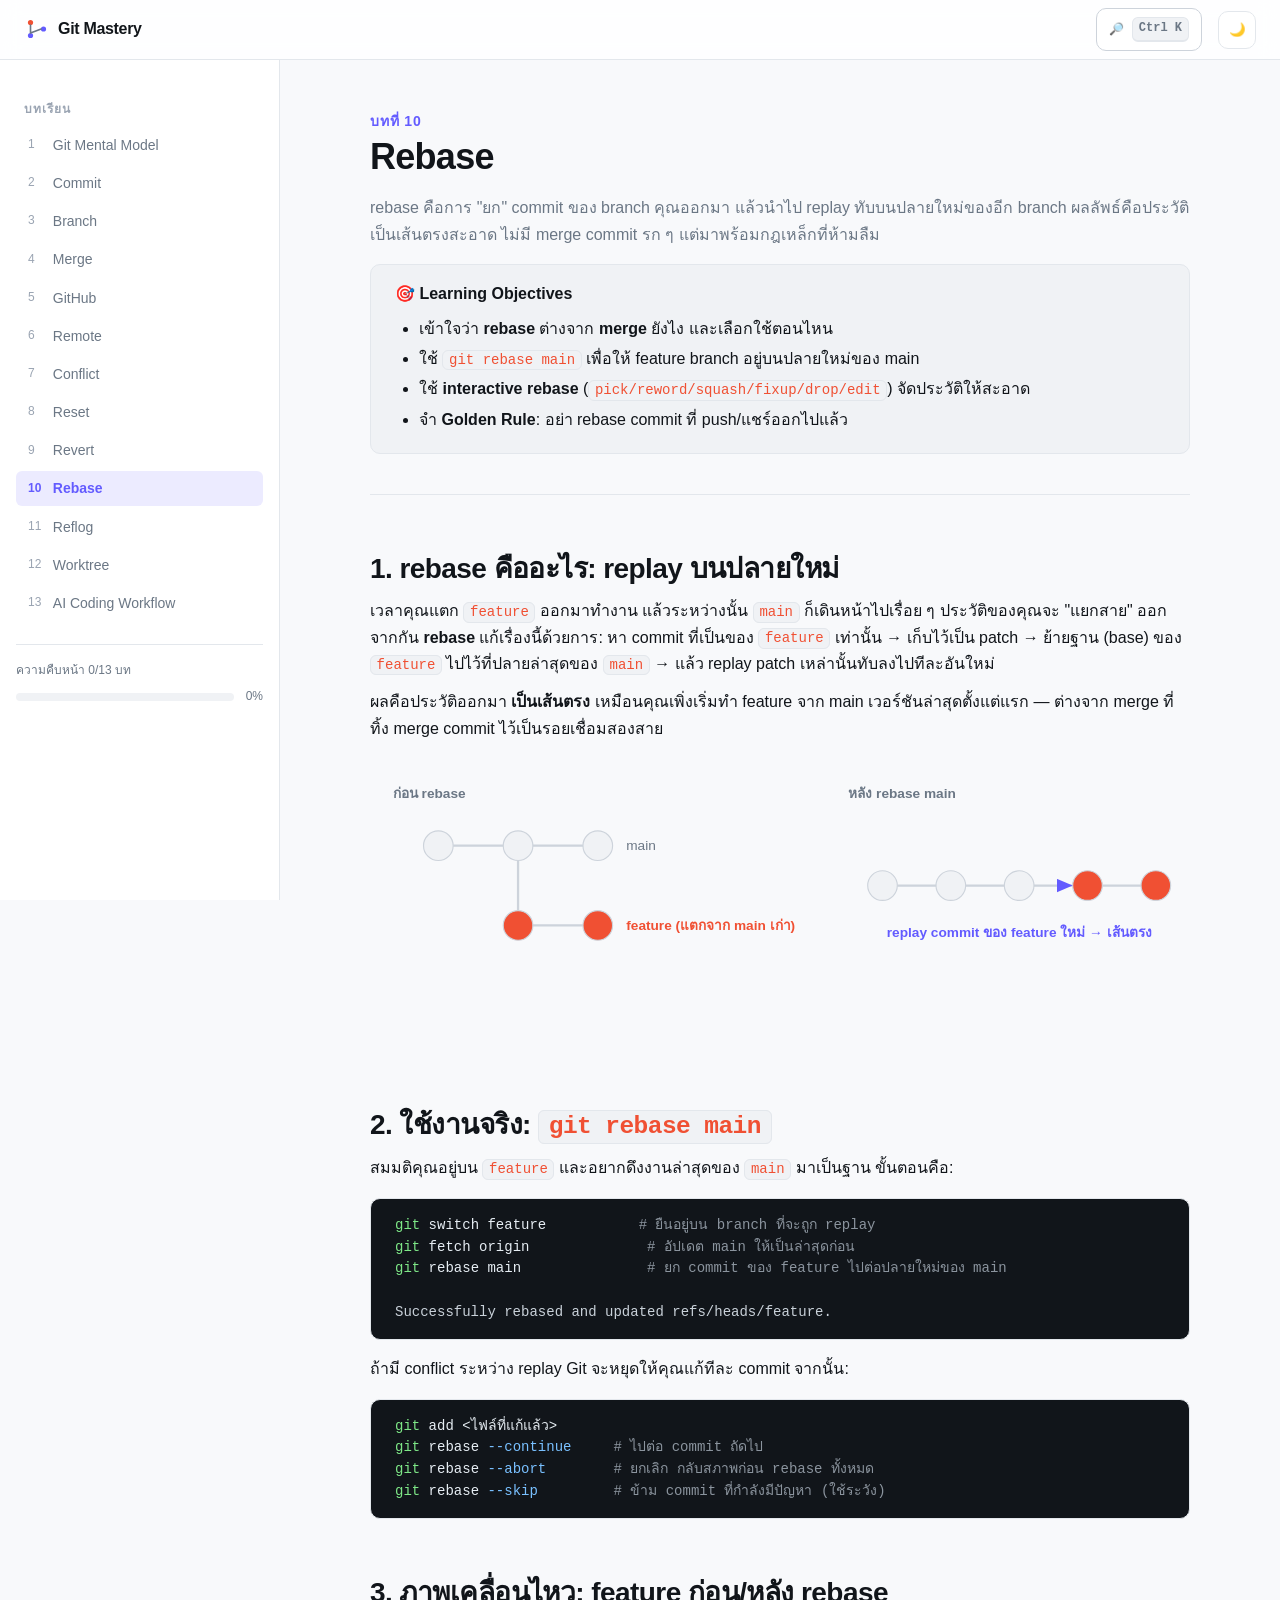
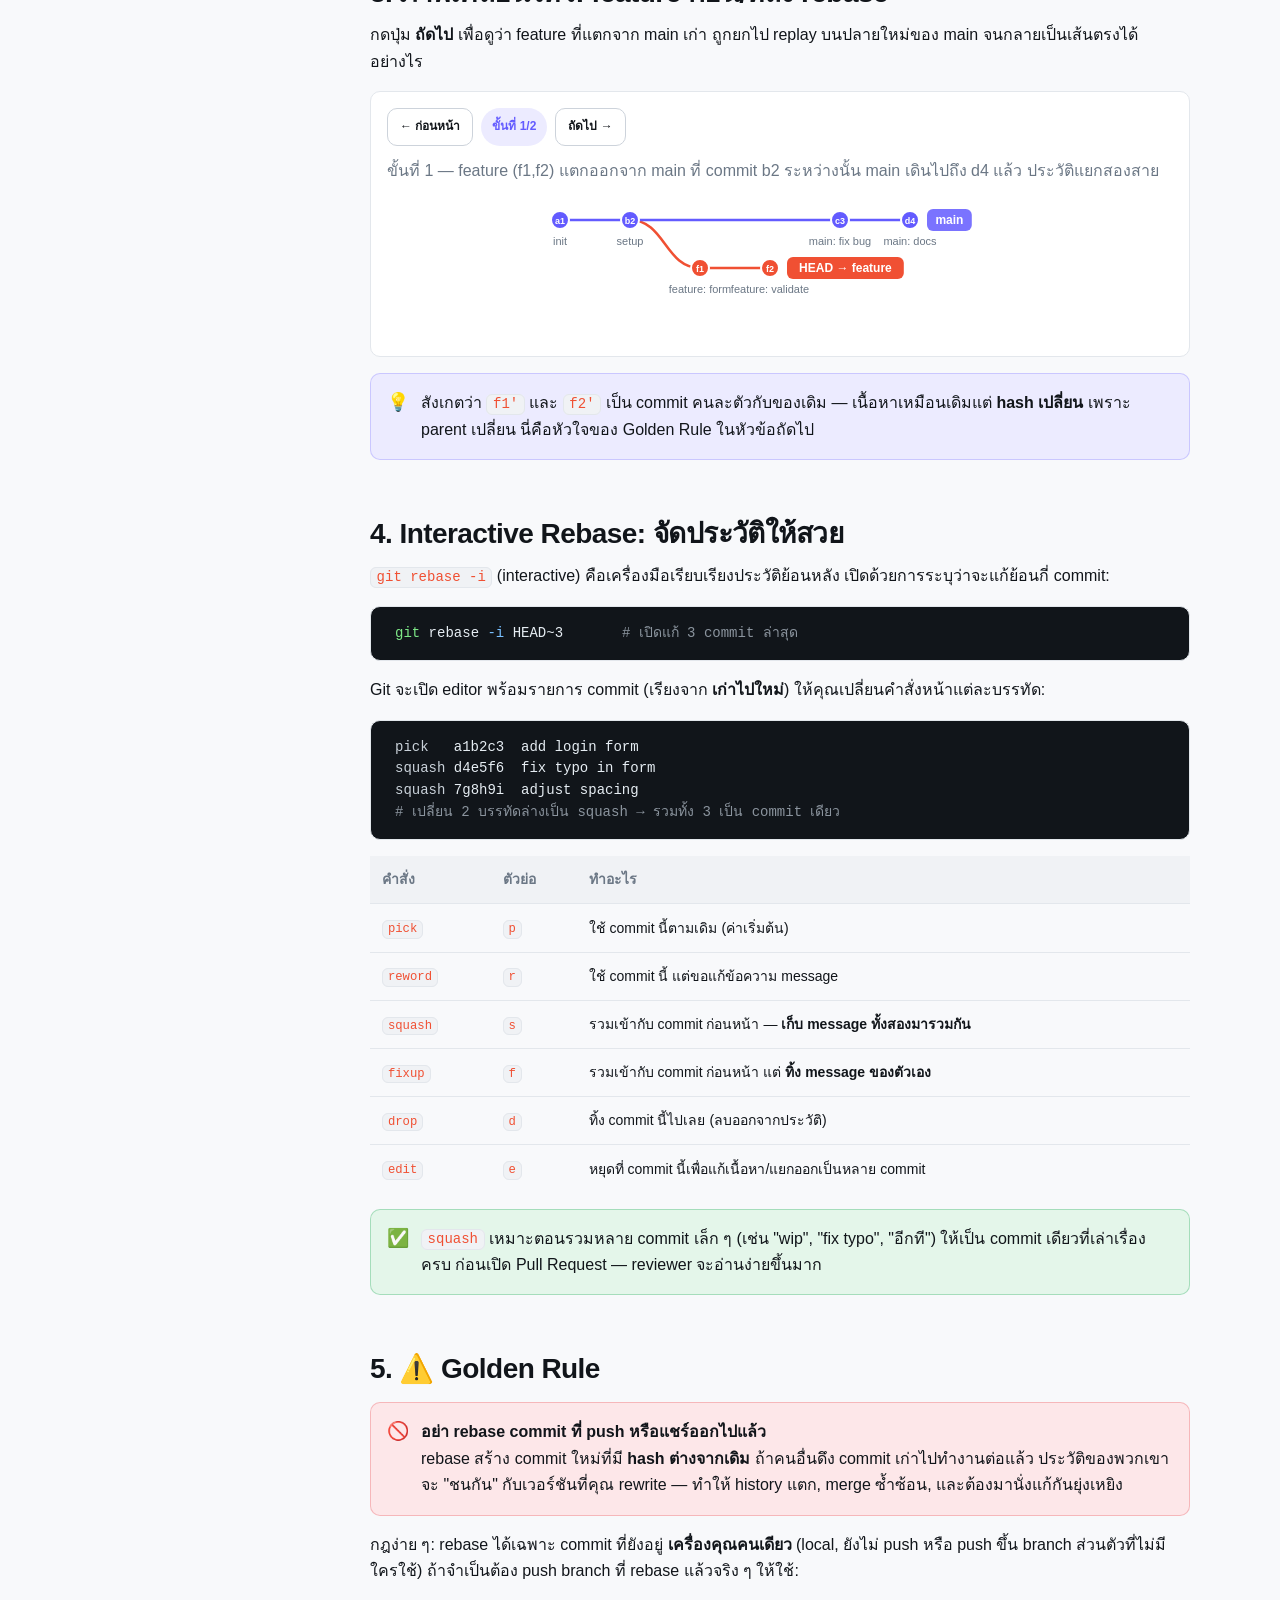
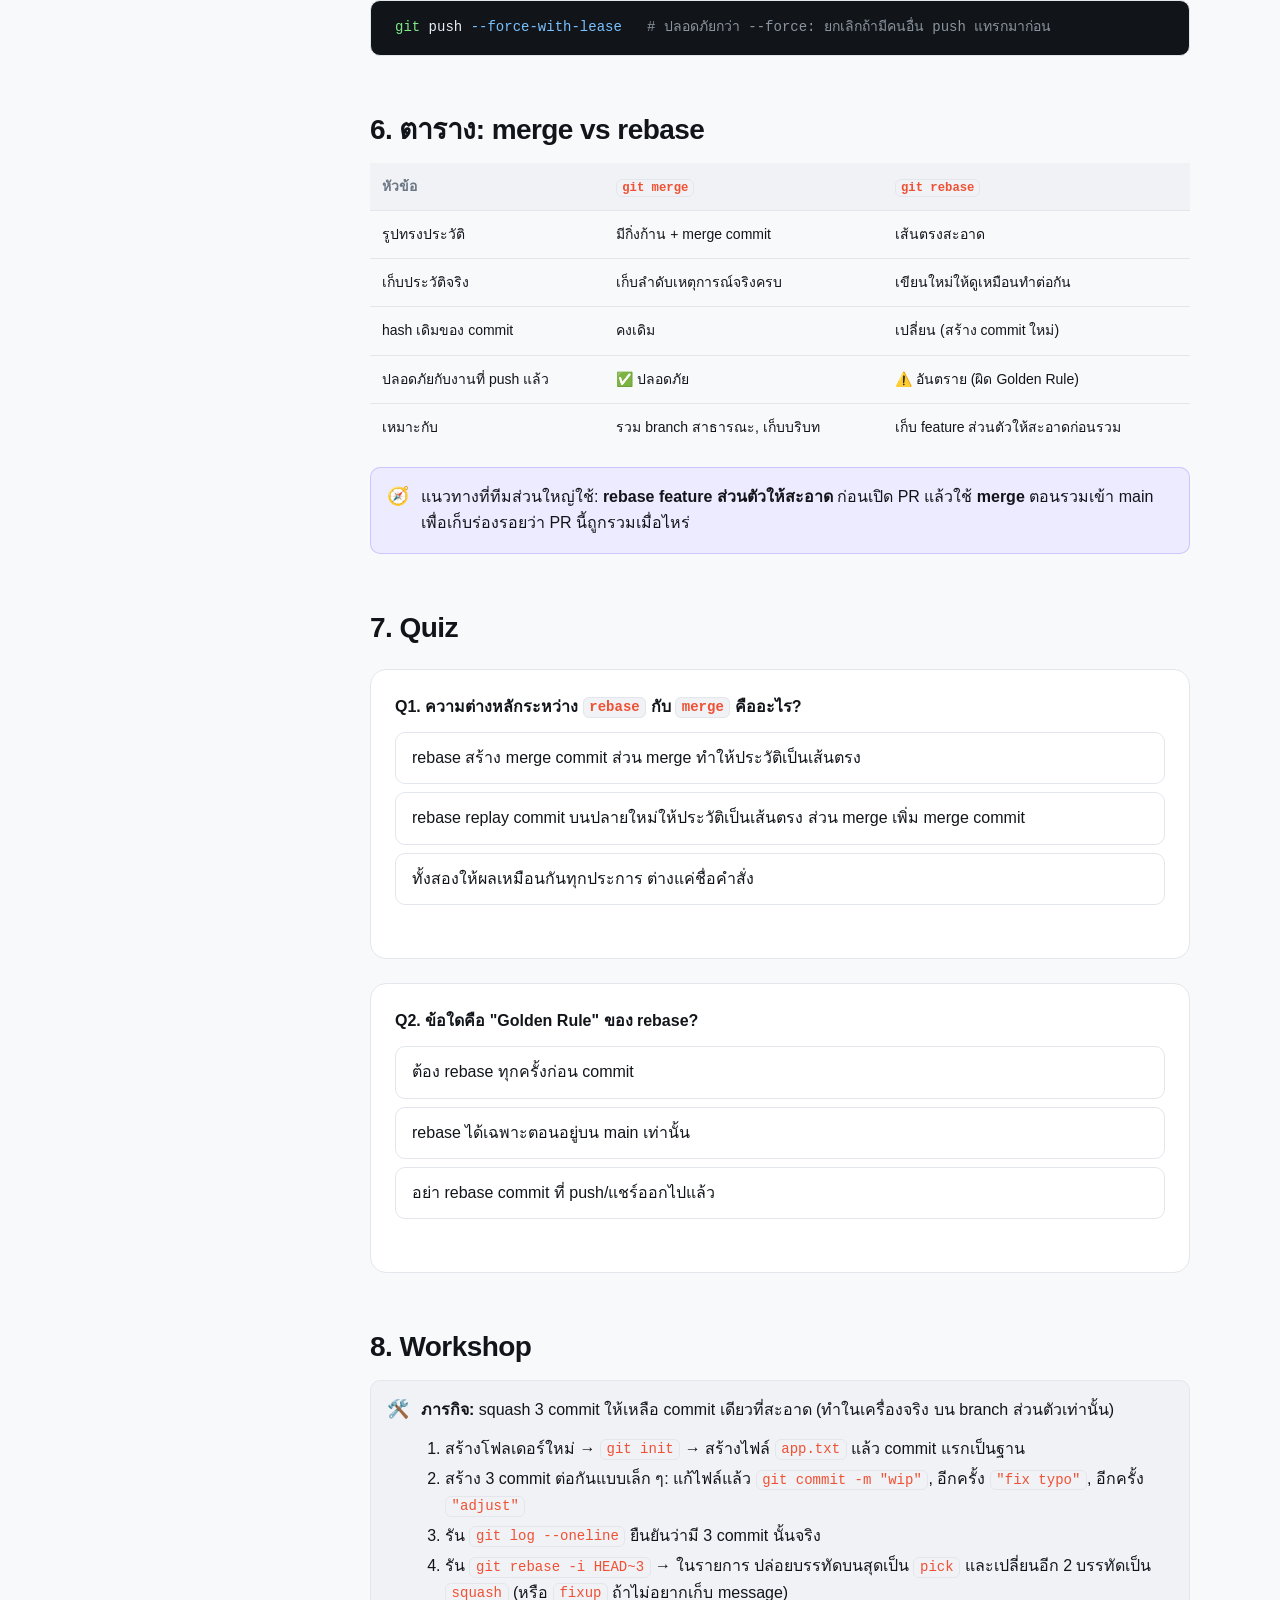
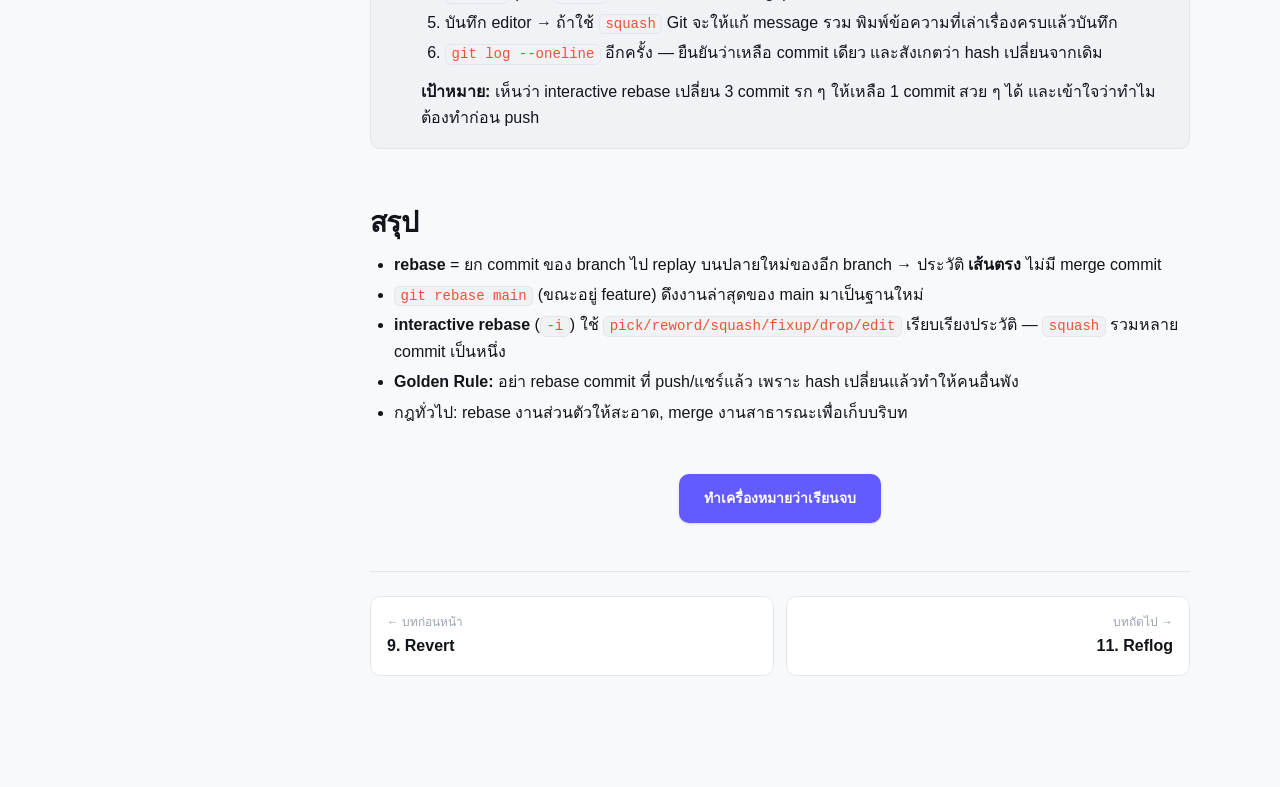
<file: chapters/10-rebase.html>
<!DOCTYPE html>
<html lang="th" data-theme="light">
<head>
  <meta charset="UTF-8" />
  <meta name="viewport" content="width=device-width, initial-scale=1.0" />
  <title>บทที่ 10 · Rebase — Git Mastery</title>
  <meta name="description" content="git rebase: ยก commit ไป replay บนปลายใหม่เพื่อให้ประวัติเป็นเส้นตรง, interactive rebase (squash/fixup/reword), และ Golden Rule ของการ rebase" />
  <meta property="og:type" content="website" />
  <meta property="og:site_name" content="Git Mastery" />
  <meta property="og:locale" content="th_TH" />
  <meta property="og:title" content="บทที่ 10 · Rebase — Git Mastery" />
  <meta property="og:description" content="git rebase: ยก commit ไป replay บนปลายใหม่เพื่อให้ประวัติเป็นเส้นตรง, interactive rebase (squash/fixup/reword), และ Golden Rule ของการ rebase" />
  <meta property="og:url" content="https://nattagidgig-hash.github.io/git-mastery/chapters/10-rebase.html" />
  <meta property="og:image" content="https://nattagidgig-hash.github.io/git-mastery/assets/og.png" />
  <meta property="og:image:width" content="1200" />
  <meta property="og:image:height" content="630" />
  <meta name="twitter:card" content="summary_large_image" />
  <meta name="twitter:title" content="บทที่ 10 · Rebase — Git Mastery" />
  <meta name="twitter:description" content="git rebase: ยก commit ไป replay บนปลายใหม่เพื่อให้ประวัติเป็นเส้นตรง, interactive rebase (squash/fixup/reword), และ Golden Rule ของการ rebase" />
  <meta name="twitter:image" content="https://nattagidgig-hash.github.io/git-mastery/assets/og.png" />
  <link rel="stylesheet" href="../assets/css/style.css" />
  <link rel="icon" href="data:image/svg+xml,<svg xmlns='http://www.w3.org/2000/svg' viewBox='0 0 32 32'><text y='26' font-size='26'>🌿</text></svg>" />
</head>
<body>
  <a class="skip-link" href="#main">ข้ามไปเนื้อหา</a>

  <header class="header">
    <button class="icon-btn menu-toggle" aria-label="เปิดเมนูบทเรียน">☰</button>
    <a class="brand" href="../index.html" data-home>
      <svg class="brand-mark" viewBox="0 0 32 32" fill="none" xmlns="http://www.w3.org/2000/svg" aria-hidden="true">
        <circle cx="8" cy="8" r="3.2" fill="var(--accent)"/><circle cx="8" cy="24" r="3.2" fill="var(--primary)"/><circle cx="24" cy="16" r="3.2" fill="var(--primary)"/>
        <path d="M8 11v10M8 21l13-5" stroke="var(--text-muted)" stroke-width="2" stroke-linecap="round"/>
      </svg>
      Git Mastery
    </a>
    <div class="spacer"></div>
    <button class="btn btn-ghost btn-sm" data-search-open aria-label="ค้นหา">🔎 <span class="kbd">Ctrl K</span></button>
    <button class="icon-btn" data-theme-toggle aria-label="สลับโหมดมืด/สว่าง"><span data-theme-icon>🌙</span></button>
  </header>

  <div class="layout">
    <aside class="sidebar">
      <nav data-nav aria-label="รายการบทเรียน"></nav>
      <div data-progress style="margin-top:var(--s-5);padding-top:var(--s-4);border-top:1px solid var(--border)"></div>
    </aside>

    <main class="content" id="main">
      <div class="container">

        <div class="chapter-head">
          <span class="eyebrow">บทที่ 10</span>
          <h1>Rebase</h1>
          <p class="lead muted">rebase คือการ "ยก" commit ของ branch คุณออกมา แล้วนำไป replay ทับบนปลายใหม่ของอีก branch ผลลัพธ์คือประวัติเป็นเส้นตรงสะอาด ไม่มี merge commit รก ๆ แต่มาพร้อมกฎเหล็กที่ห้ามลืม</p>
          <div class="objectives">
            <strong>🎯 Learning Objectives</strong>
            <ul>
              <li>เข้าใจว่า <strong>rebase</strong> ต่างจาก <strong>merge</strong> ยังไง และเลือกใช้ตอนไหน</li>
              <li>ใช้ <code>git rebase main</code> เพื่อให้ feature branch อยู่บนปลายใหม่ของ main</li>
              <li>ใช้ <strong>interactive rebase</strong> (<code>pick/reword/squash/fixup/drop/edit</code>) จัดประวัติให้สะอาด</li>
              <li>จำ <strong>Golden Rule</strong>: อย่า rebase commit ที่ push/แชร์ออกไปแล้ว</li>
            </ul>
          </div>
        </div>

        <h2>1. rebase คืออะไร: replay บนปลายใหม่</h2>
        <p>เวลาคุณแตก <code>feature</code> ออกมาทำงาน แล้วระหว่างนั้น <code>main</code> ก็เดินหน้าไปเรื่อย ๆ ประวัติของคุณจะ "แยกสาย" ออกจากกัน <strong>rebase</strong> แก้เรื่องนี้ด้วยการ: หา commit ที่เป็นของ <code>feature</code> เท่านั้น → เก็บไว้เป็น patch → ย้ายฐาน (base) ของ <code>feature</code> ไปไว้ที่ปลายล่าสุดของ <code>main</code> → แล้ว replay patch เหล่านั้นทับลงไปทีละอันใหม่</p>
        <p>ผลคือประวัติออกมา <strong>เป็นเส้นตรง</strong> เหมือนคุณเพิ่งเริ่มทำ feature จาก main เวอร์ชันล่าสุดตั้งแต่แรก — ต่างจาก merge ที่ทิ้ง merge commit ไว้เป็นรอยเชื่อมสองสาย</p>

        <svg class="diagram" viewBox="0 0 720 250" role="img" aria-label="แผนภาพ rebase: ยก commit ของ feature ไป replay บนปลายใหม่ของ main">
          <defs><marker id="ar" markerWidth="9" markerHeight="9" refX="7" refY="3" orient="auto"><path d="M0 0 L7 3 L0 6 z" fill="var(--primary)"/></marker></defs>
          <!-- before -->
          <text class="muted" x="20" y="28" font-size="12" font-weight="700">ก่อน rebase</text>
          <circle class="node" cx="60"  cy="70" r="13"/>
          <circle class="node" cx="130" cy="70" r="13"/>
          <circle class="node" cx="200" cy="70" r="13"/>
          <line class="edge" x1="73"  y1="70" x2="117" y2="70" stroke="var(--text-muted)" stroke-width="2"/>
          <line class="edge" x1="143" y1="70" x2="187" y2="70" stroke="var(--text-muted)" stroke-width="2"/>
          <text class="muted" x="225" y="74" font-size="12">main</text>
          <circle class="node accent" cx="130" cy="140" r="13"/>
          <circle class="node accent" cx="200" cy="140" r="13"/>
          <line class="edge" x1="130" y1="83" x2="130" y2="127" stroke="var(--accent)" stroke-width="2"/>
          <line class="edge" x1="143" y1="140" x2="187" y2="140" stroke="var(--accent)" stroke-width="2"/>
          <text class="accent" x="225" y="144" font-size="12" font-weight="600">feature (แตกจาก main เก่า)</text>

          <!-- after -->
          <text class="muted" x="420" y="28" font-size="12" font-weight="700">หลัง rebase main</text>
          <circle class="node" cx="450" cy="105" r="13"/>
          <circle class="node" cx="510" cy="105" r="13"/>
          <circle class="node" cx="570" cy="105" r="13"/>
          <circle class="node accent" cx="630" cy="105" r="13"/>
          <circle class="node accent" cx="690" cy="105" r="13"/>
          <line class="edge" x1="463" y1="105" x2="497" y2="105" stroke="var(--text-muted)" stroke-width="2"/>
          <line class="edge" x1="523" y1="105" x2="557" y2="105" stroke="var(--text-muted)" stroke-width="2"/>
          <line class="edge" x1="583" y1="105" x2="617" y2="105" stroke="var(--primary)" stroke-width="2" marker-end="url(#ar)"/>
          <line class="edge" x1="643" y1="105" x2="677" y2="105" stroke="var(--accent)" stroke-width="2"/>
          <text class="primary" x="570" y="150" text-anchor="middle" font-size="12" font-weight="600">replay commit ของ feature ใหม่ → เส้นตรง</text>
        </svg>

        <h2>2. ใช้งานจริง: <code>git rebase main</code></h2>
        <p>สมมติคุณอยู่บน <code>feature</code> และอยากดึงงานล่าสุดของ <code>main</code> มาเป็นฐาน ขั้นตอนคือ:</p>
        <pre><code><span class="tok-cmd">git</span> switch feature           <span class="tok-cmt"># ยืนอยู่บน branch ที่จะถูก replay</span>
<span class="tok-cmd">git</span> fetch origin              <span class="tok-cmt"># อัปเดต main ให้เป็นล่าสุดก่อน</span>
<span class="tok-cmd">git</span> rebase main               <span class="tok-cmt"># ยก commit ของ feature ไปต่อปลายใหม่ของ main</span>

<span class="tok-out">Successfully rebased and updated refs/heads/feature.</span></code></pre>
        <p>ถ้ามี conflict ระหว่าง replay Git จะหยุดให้คุณแก้ทีละ commit จากนั้น:</p>
        <pre><code><span class="tok-cmd">git</span> add &lt;ไฟล์ที่แก้แล้ว&gt;
<span class="tok-cmd">git</span> rebase <span class="tok-flag">--continue</span>     <span class="tok-cmt"># ไปต่อ commit ถัดไป</span>
<span class="tok-cmd">git</span> rebase <span class="tok-flag">--abort</span>        <span class="tok-cmt"># ยกเลิก กลับสภาพก่อน rebase ทั้งหมด</span>
<span class="tok-cmd">git</span> rebase <span class="tok-flag">--skip</span>         <span class="tok-cmt"># ข้าม commit ที่กำลังมีปัญหา (ใช้ระวัง)</span></code></pre>

        <h2>3. ภาพเคลื่อนไหว: feature ก่อน/หลัง rebase</h2>
        <p>กดปุ่ม <strong>ถัดไป</strong> เพื่อดูว่า feature ที่แตกจาก main เก่า ถูกยกไป replay บนปลายใหม่ของ main จนกลายเป็นเส้นตรงได้อย่างไร</p>
        <div data-gitgraph>
          <script type="application/json">
          [
            {"head":"feature","caption":"ขั้นที่ 1 — feature (f1,f2) แตกออกจาก main ที่ commit b2 ระหว่างนั้น main เดินไปถึง d4 แล้ว ประวัติแยกสองสาย",
             "commits":[
               {"id":"a1","branch":"main","parents":[],"msg":"init"},
               {"id":"b2","branch":"main","parents":["a1"],"msg":"setup"},
               {"id":"f1","branch":"feature","parents":["b2"],"msg":"feature: form"},
               {"id":"f2","branch":"feature","parents":["f1"],"msg":"feature: validate"},
               {"id":"c3","branch":"main","parents":["b2"],"msg":"main: fix bug"},
               {"id":"d4","branch":"main","parents":["c3"],"msg":"main: docs"}
             ]},
            {"head":"feature","caption":"ขั้นที่ 2 — หลัง git rebase main: f1,f2 ถูก replay เป็น commit ใหม่ (f1',f2') ต่อจาก d4 ประวัติกลายเป็นเส้นตรง ไม่มี merge commit",
             "commits":[
               {"id":"a1","branch":"main","parents":[],"msg":"init"},
               {"id":"b2","branch":"main","parents":["a1"],"msg":"setup"},
               {"id":"c3","branch":"main","parents":["b2"],"msg":"main: fix bug"},
               {"id":"d4","branch":"main","parents":["c3"],"msg":"main: docs"},
               {"id":"f1","branch":"feature","parents":["d4"],"msg":"feature: form"},
               {"id":"f2","branch":"feature","parents":["f1"],"msg":"feature: validate"}
             ]}
          ]
          </script>
        </div>
        <div class="callout note"><span class="ico">💡</span><div>สังเกตว่า <code>f1'</code> และ <code>f2'</code> เป็น commit คนละตัวกับของเดิม — เนื้อหาเหมือนเดิมแต่ <strong>hash เปลี่ยน</strong> เพราะ parent เปลี่ยน นี่คือหัวใจของ Golden Rule ในหัวข้อถัดไป</div></div>

        <h2>4. Interactive Rebase: จัดประวัติให้สวย</h2>
        <p><code>git rebase -i</code> (interactive) คือเครื่องมือเรียบเรียงประวัติย้อนหลัง เปิดด้วยการระบุว่าจะแก้ย้อนกี่ commit:</p>
        <pre><code><span class="tok-cmd">git</span> rebase <span class="tok-flag">-i</span> HEAD~3       <span class="tok-cmt"># เปิดแก้ 3 commit ล่าสุด</span></code></pre>
        <p>Git จะเปิด editor พร้อมรายการ commit (เรียงจาก <strong>เก่าไปใหม่</strong>) ให้คุณเปลี่ยนคำสั่งหน้าแต่ละบรรทัด:</p>
        <pre><code><span class="tok-out">pick</span>   a1b2c3  add login form
<span class="tok-out">squash</span> d4e5f6  fix typo in form
<span class="tok-out">squash</span> 7g8h9i  adjust spacing
<span class="tok-cmt"># เปลี่ยน 2 บรรทัดล่างเป็น squash → รวมทั้ง 3 เป็น commit เดียว</span></code></pre>
        <table>
          <thead><tr><th>คำสั่ง</th><th>ตัวย่อ</th><th>ทำอะไร</th></tr></thead>
          <tbody>
            <tr><td><code>pick</code></td><td><code>p</code></td><td>ใช้ commit นี้ตามเดิม (ค่าเริ่มต้น)</td></tr>
            <tr><td><code>reword</code></td><td><code>r</code></td><td>ใช้ commit นี้ แต่ขอแก้ข้อความ message</td></tr>
            <tr><td><code>squash</code></td><td><code>s</code></td><td>รวมเข้ากับ commit ก่อนหน้า — <strong>เก็บ message ทั้งสองมารวมกัน</strong></td></tr>
            <tr><td><code>fixup</code></td><td><code>f</code></td><td>รวมเข้ากับ commit ก่อนหน้า แต่ <strong>ทิ้ง message ของตัวเอง</strong></td></tr>
            <tr><td><code>drop</code></td><td><code>d</code></td><td>ทิ้ง commit นี้ไปเลย (ลบออกจากประวัติ)</td></tr>
            <tr><td><code>edit</code></td><td><code>e</code></td><td>หยุดที่ commit นี้เพื่อแก้เนื้อหา/แยกออกเป็นหลาย commit</td></tr>
          </tbody>
        </table>
        <div class="callout tip"><span class="ico">✅</span><div><code>squash</code> เหมาะตอนรวมหลาย commit เล็ก ๆ (เช่น "wip", "fix typo", "อีกที") ให้เป็น commit เดียวที่เล่าเรื่องครบ ก่อนเปิด Pull Request — reviewer จะอ่านง่ายขึ้นมาก</div></div>

        <h2>5. ⚠️ Golden Rule</h2>
        <div class="callout danger"><span class="ico">🚫</span><div>
          <strong>อย่า rebase commit ที่ push หรือแชร์ออกไปแล้ว</strong><br/>
          rebase สร้าง commit ใหม่ที่มี <strong>hash ต่างจากเดิม</strong> ถ้าคนอื่นดึง commit เก่าไปทำงานต่อแล้ว ประวัติของพวกเขาจะ "ชนกัน" กับเวอร์ชันที่คุณ rewrite — ทำให้ history แตก, merge ซ้ำซ้อน, และต้องมานั่งแก้กันยุ่งเหยิง
        </div></div>
        <p>กฎง่าย ๆ: rebase ได้เฉพาะ commit ที่ยังอยู่ <strong>เครื่องคุณคนเดียว</strong> (local, ยังไม่ push หรือ push ขึ้น branch ส่วนตัวที่ไม่มีใครใช้) ถ้าจำเป็นต้อง push branch ที่ rebase แล้วจริง ๆ ให้ใช้:</p>
        <pre><code><span class="tok-cmd">git</span> push <span class="tok-flag">--force-with-lease</span>   <span class="tok-cmt"># ปลอดภัยกว่า --force: ยกเลิกถ้ามีคนอื่น push แทรกมาก่อน</span></code></pre>

        <h2>6. ตาราง: merge vs rebase</h2>
        <table>
          <thead><tr><th>หัวข้อ</th><th><code>git merge</code></th><th><code>git rebase</code></th></tr></thead>
          <tbody>
            <tr><td>รูปทรงประวัติ</td><td>มีกิ่งก้าน + merge commit</td><td>เส้นตรงสะอาด</td></tr>
            <tr><td>เก็บประวัติจริง</td><td>เก็บลำดับเหตุการณ์จริงครบ</td><td>เขียนใหม่ให้ดูเหมือนทำต่อกัน</td></tr>
            <tr><td>hash เดิมของ commit</td><td>คงเดิม</td><td>เปลี่ยน (สร้าง commit ใหม่)</td></tr>
            <tr><td>ปลอดภัยกับงานที่ push แล้ว</td><td>✅ ปลอดภัย</td><td>⚠️ อันตราย (ผิด Golden Rule)</td></tr>
            <tr><td>เหมาะกับ</td><td>รวม branch สาธารณะ, เก็บบริบท</td><td>เก็บ feature ส่วนตัวให้สะอาดก่อนรวม</td></tr>
          </tbody>
        </table>
        <div class="callout note"><span class="ico">🧭</span><div>แนวทางที่ทีมส่วนใหญ่ใช้: <strong>rebase feature ส่วนตัวให้สะอาด</strong> ก่อนเปิด PR แล้วใช้ <strong>merge</strong> ตอนรวมเข้า main เพื่อเก็บร่องรอยว่า PR นี้ถูกรวมเมื่อไหร่</div></div>

        <h2>7. Quiz</h2>
        <div class="quiz" data-quiz data-answer="1" data-explain="rebase นำ commit ของ branch ปัจจุบันไป replay บนปลายใหม่ของอีก branch ทำให้ประวัติเป็นเส้นตรง ส่วน merge จะสร้าง merge commit เชื่อมสองสาย">
          <div class="quiz-q">Q1. ความต่างหลักระหว่าง <code>rebase</code> กับ <code>merge</code> คืออะไร?</div>
          <div class="quiz-opts">
            <button class="quiz-opt">rebase สร้าง merge commit ส่วน merge ทำให้ประวัติเป็นเส้นตรง</button>
            <button class="quiz-opt">rebase replay commit บนปลายใหม่ให้ประวัติเป็นเส้นตรง ส่วน merge เพิ่ม merge commit</button>
            <button class="quiz-opt">ทั้งสองให้ผลเหมือนกันทุกประการ ต่างแค่ชื่อคำสั่ง</button>
          </div>
          <div class="quiz-feedback" role="status"></div>
        </div>
        <div class="quiz" data-quiz data-answer="2" data-explain="Golden Rule: ห้าม rebase commit ที่ push/แชร์ออกไปแล้ว เพราะ hash เปลี่ยน ทำให้ประวัติของคนอื่นที่อ้างอิง commit เดิมพัง">
          <div class="quiz-q">Q2. ข้อใดคือ "Golden Rule" ของ rebase?</div>
          <div class="quiz-opts">
            <button class="quiz-opt">ต้อง rebase ทุกครั้งก่อน commit</button>
            <button class="quiz-opt">rebase ได้เฉพาะตอนอยู่บน main เท่านั้น</button>
            <button class="quiz-opt">อย่า rebase commit ที่ push/แชร์ออกไปแล้ว</button>
          </div>
          <div class="quiz-feedback" role="status"></div>
        </div>

        <h2>8. Workshop</h2>
        <div class="callout"><span class="ico">🛠️</span><div>
          <strong>ภารกิจ:</strong> squash 3 commit ให้เหลือ commit เดียวที่สะอาด (ทำในเครื่องจริง บน branch ส่วนตัวเท่านั้น)
          <ol>
            <li>สร้างโฟลเดอร์ใหม่ → <code>git init</code> → สร้างไฟล์ <code>app.txt</code> แล้ว commit แรกเป็นฐาน</li>
            <li>สร้าง 3 commit ต่อกันแบบเล็ก ๆ: แก้ไฟล์แล้ว <code>git commit -m "wip"</code>, อีกครั้ง <code>"fix typo"</code>, อีกครั้ง <code>"adjust"</code></li>
            <li>รัน <code>git log --oneline</code> ยืนยันว่ามี 3 commit นั้นจริง</li>
            <li>รัน <code>git rebase -i HEAD~3</code> → ในรายการ ปล่อยบรรทัดบนสุดเป็น <code>pick</code> และเปลี่ยนอีก 2 บรรทัดเป็น <code>squash</code> (หรือ <code>fixup</code> ถ้าไม่อยากเก็บ message)</li>
            <li>บันทึก editor → ถ้าใช้ <code>squash</code> Git จะให้แก้ message รวม พิมพ์ข้อความที่เล่าเรื่องครบแล้วบันทึก</li>
            <li><code>git log --oneline</code> อีกครั้ง — ยืนยันว่าเหลือ commit เดียว และสังเกตว่า hash เปลี่ยนจากเดิม</li>
          </ol>
          <strong>เป้าหมาย:</strong> เห็นว่า interactive rebase เปลี่ยน 3 commit รก ๆ ให้เหลือ 1 commit สวย ๆ ได้ และเข้าใจว่าทำไมต้องทำก่อน push
        </div></div>

        <h2>สรุป</h2>
        <ul>
          <li><strong>rebase</strong> = ยก commit ของ branch ไป replay บนปลายใหม่ของอีก branch → ประวัติ <strong>เส้นตรง</strong> ไม่มี merge commit</li>
          <li><code>git rebase main</code> (ขณะอยู่ feature) ดึงงานล่าสุดของ main มาเป็นฐานใหม่</li>
          <li><strong>interactive rebase</strong> (<code>-i</code>) ใช้ <code>pick/reword/squash/fixup/drop/edit</code> เรียบเรียงประวัติ — <code>squash</code> รวมหลาย commit เป็นหนึ่ง</li>
          <li><strong>Golden Rule:</strong> อย่า rebase commit ที่ push/แชร์แล้ว เพราะ hash เปลี่ยนแล้วทำให้คนอื่นพัง</li>
          <li>กฎทั่วไป: rebase งานส่วนตัวให้สะอาด, merge งานสาธารณะเพื่อเก็บบริบท</li>
        </ul>

        <div class="center mt-7"><button class="btn" data-complete></button></div>
        <nav class="pager" data-pager aria-label="ไปบทอื่น"></nav>

      </div>
    </main>
  </div>

  <script src="../assets/js/app.js"></script>
  <script src="../assets/js/terminal.js"></script>
  <script src="../assets/js/gitgraph.js"></script>
  <script>GitMastery.init({ page: "chapter", slug: "10-rebase" });</script>
</body>
</html>
</file>
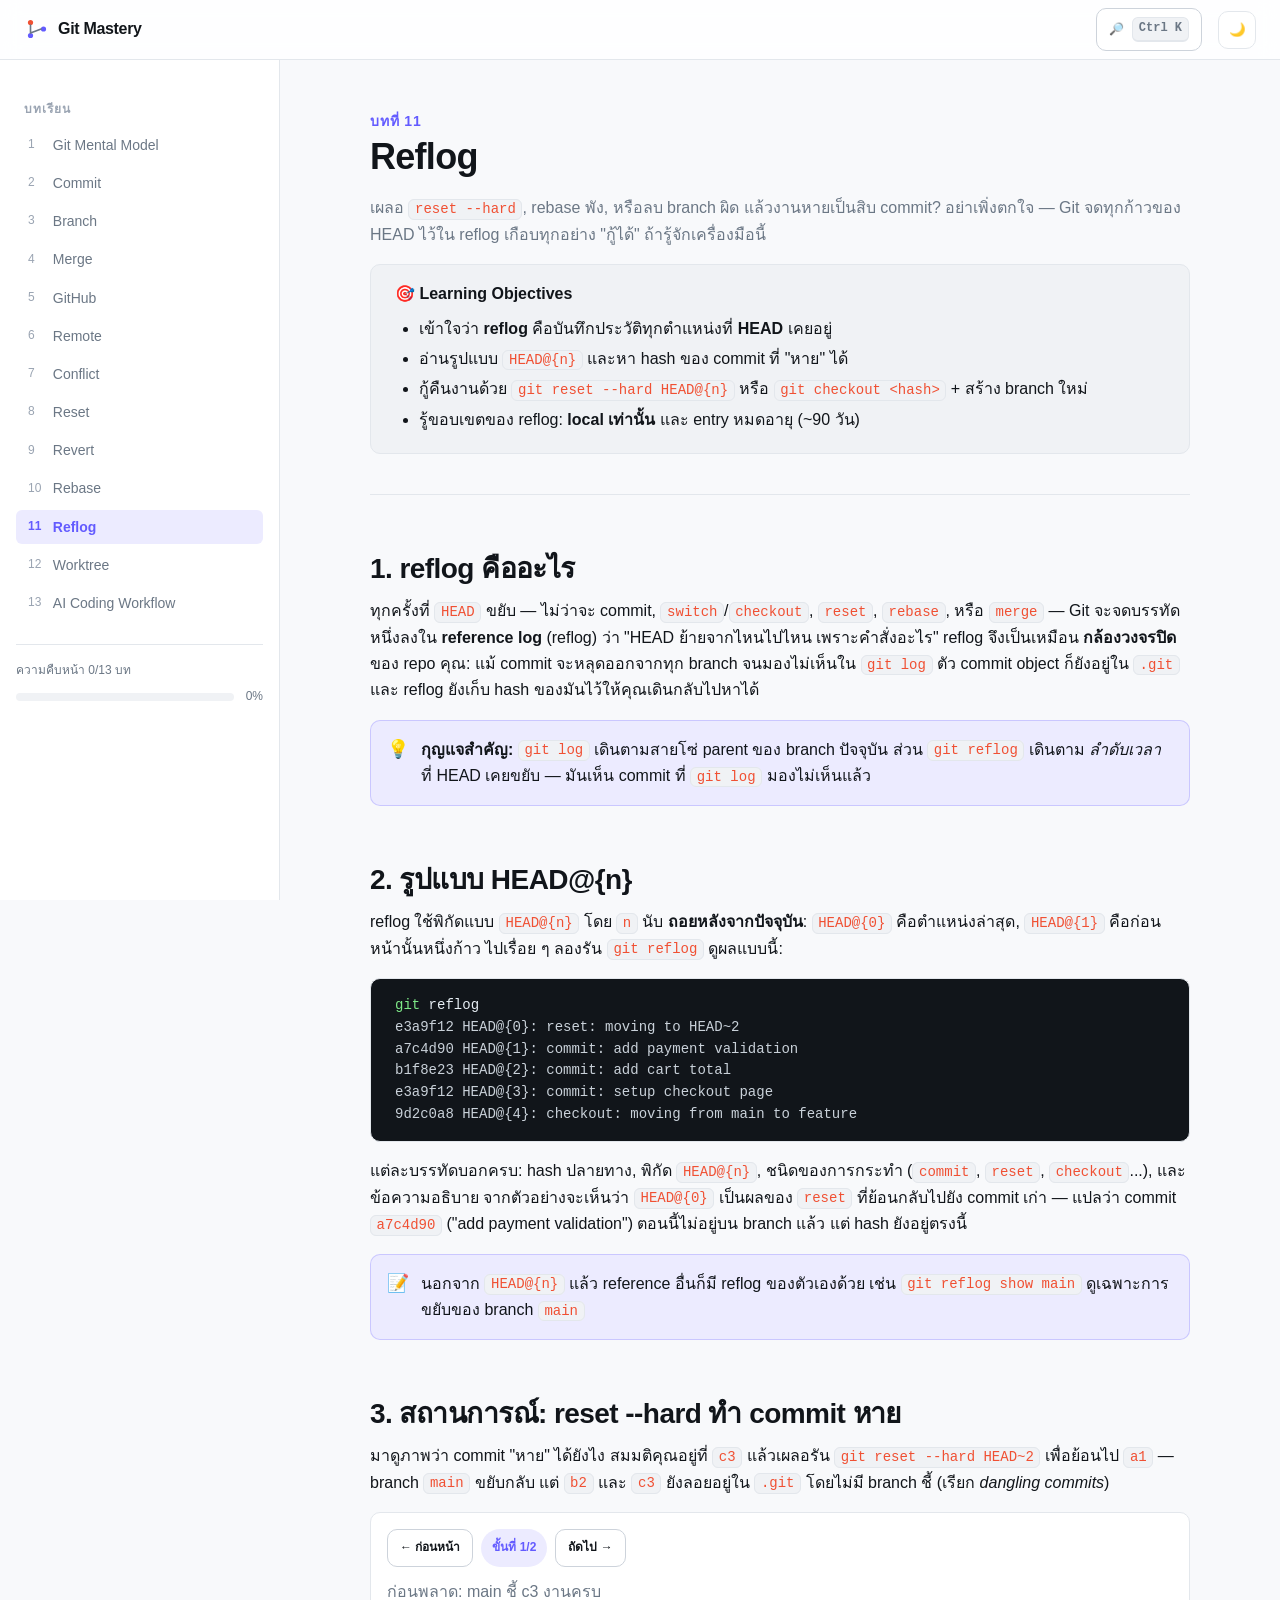
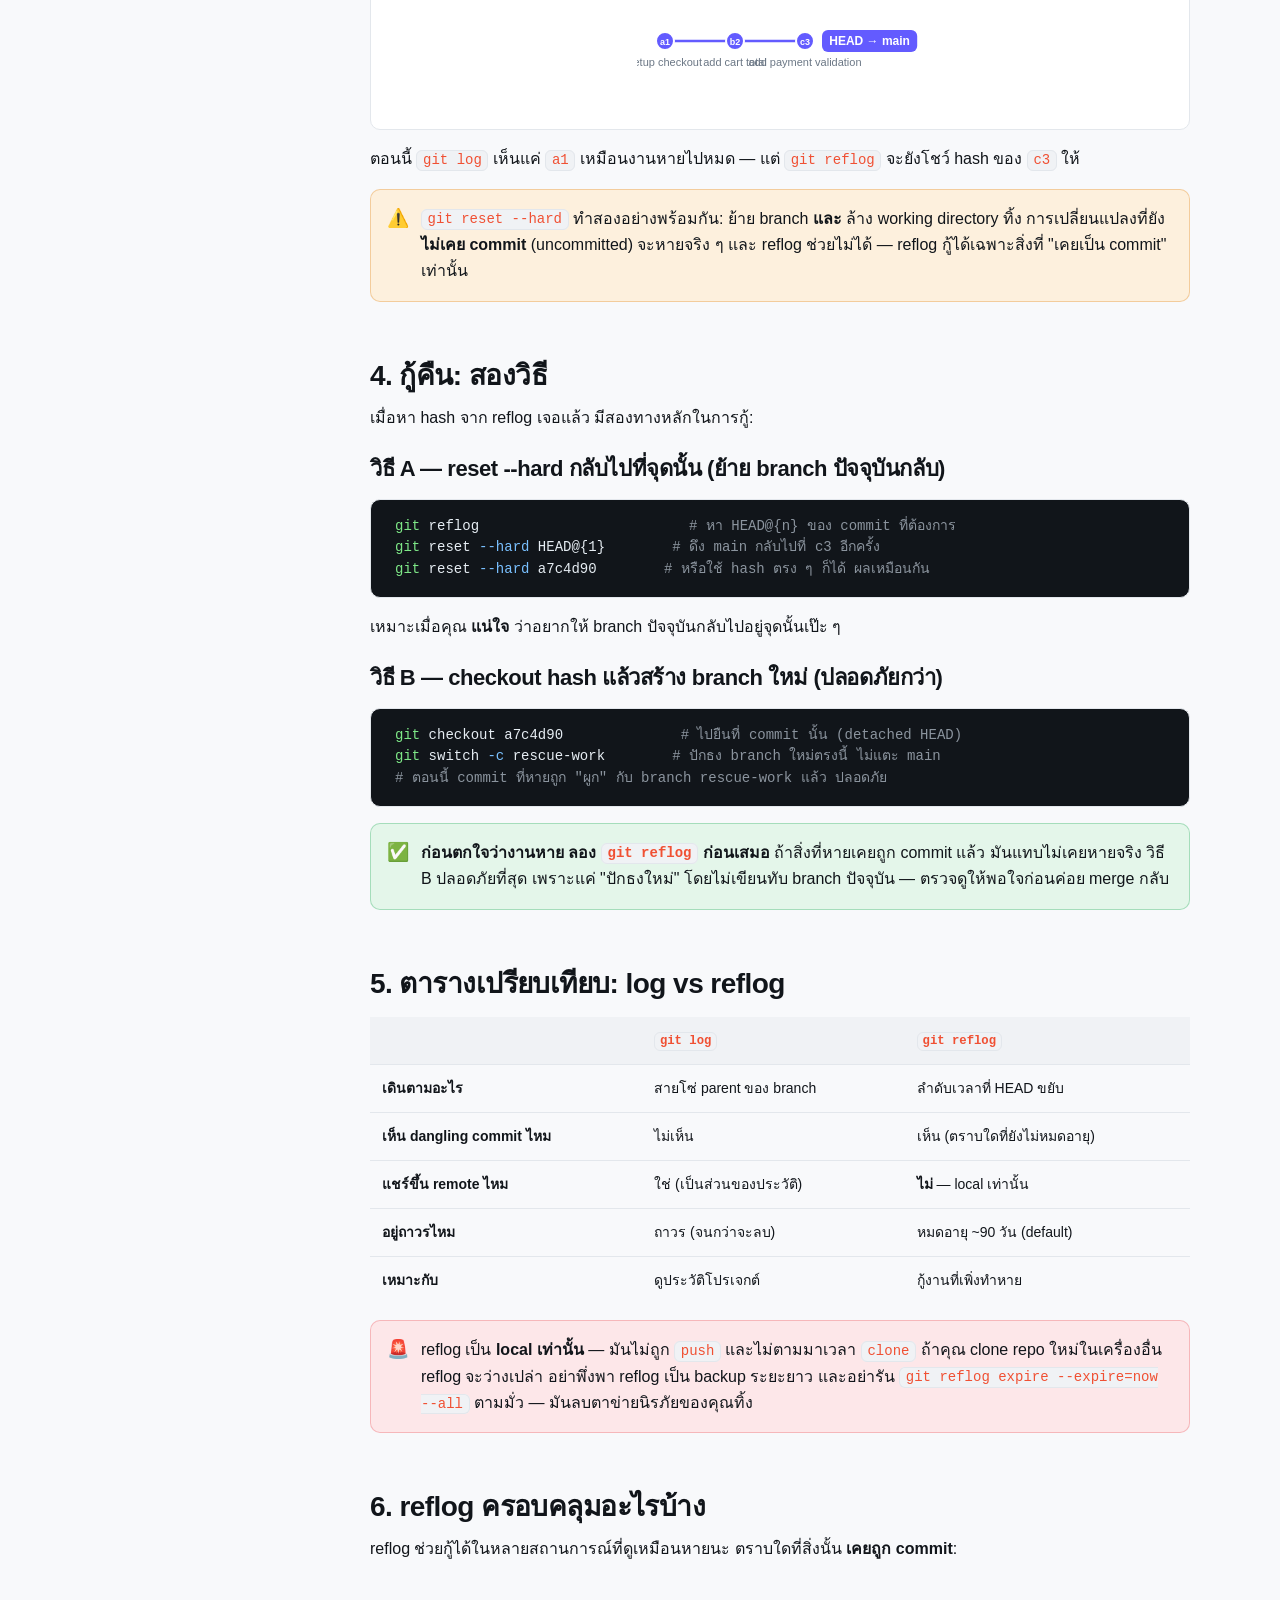
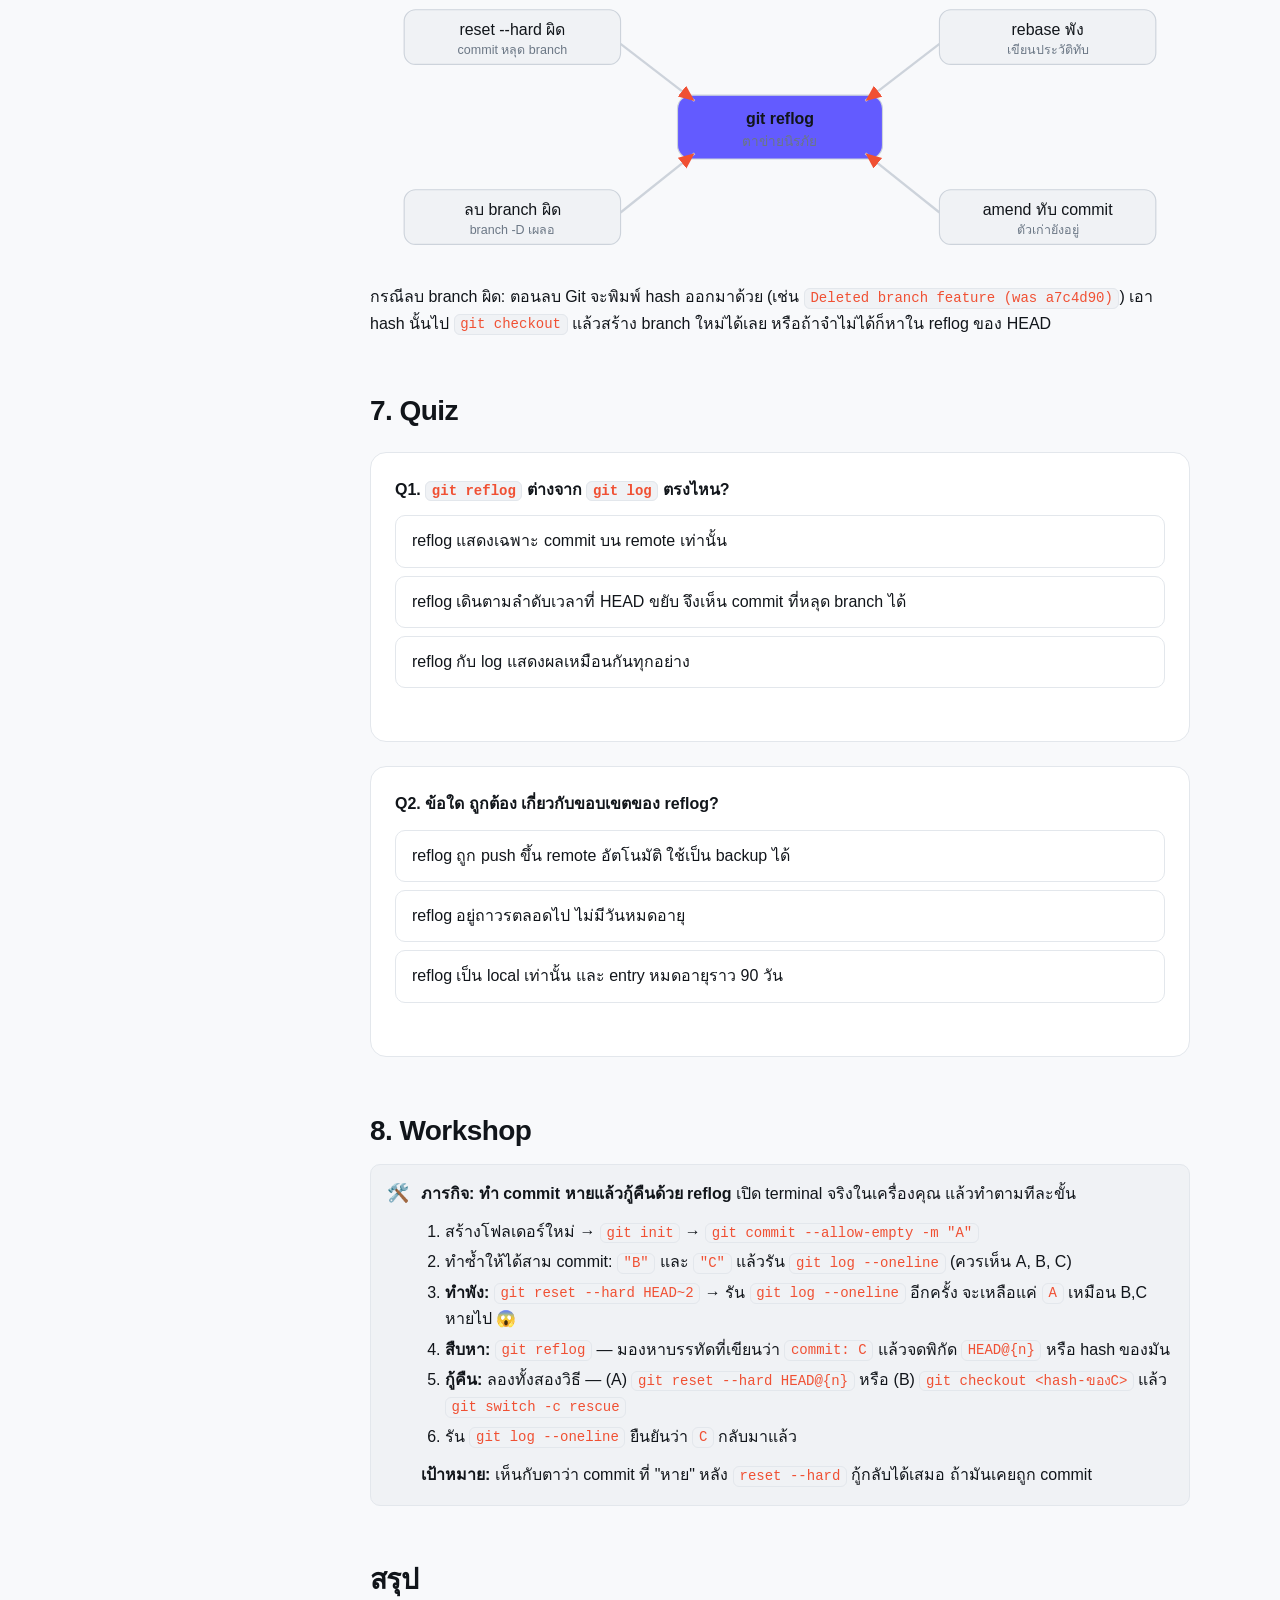
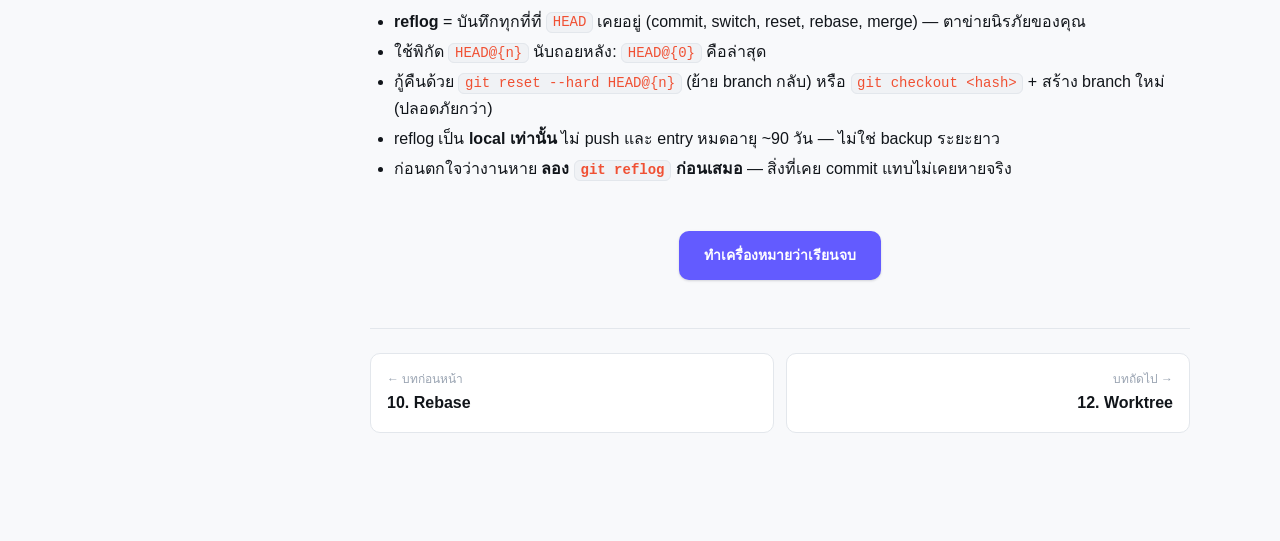
<file: chapters/11-reflog.html>
<!DOCTYPE html>
<html lang="th" data-theme="light">
<head>
  <meta charset="UTF-8" />
  <meta name="viewport" content="width=device-width, initial-scale=1.0" />
  <title>บทที่ 11 · Reflog — Git Mastery</title>
  <meta name="description" content="git reflog: บันทึกทุกที่ที่ HEAD เคยอยู่ ตาข่ายนิรภัยกู้ commit ที่หายหลัง reset --hard, rebase หรือลบ branch ผิด" />
  <meta property="og:type" content="website" />
  <meta property="og:site_name" content="Git Mastery" />
  <meta property="og:locale" content="th_TH" />
  <meta property="og:title" content="บทที่ 11 · Reflog — Git Mastery" />
  <meta property="og:description" content="git reflog: บันทึกทุกที่ที่ HEAD เคยอยู่ ตาข่ายนิรภัยกู้ commit ที่หายหลัง reset --hard, rebase หรือลบ branch ผิด" />
  <meta property="og:url" content="https://nattagidgig-hash.github.io/git-mastery/chapters/11-reflog.html" />
  <meta property="og:image" content="https://nattagidgig-hash.github.io/git-mastery/assets/og.png" />
  <meta property="og:image:width" content="1200" />
  <meta property="og:image:height" content="630" />
  <meta name="twitter:card" content="summary_large_image" />
  <meta name="twitter:title" content="บทที่ 11 · Reflog — Git Mastery" />
  <meta name="twitter:description" content="git reflog: บันทึกทุกที่ที่ HEAD เคยอยู่ ตาข่ายนิรภัยกู้ commit ที่หายหลัง reset --hard, rebase หรือลบ branch ผิด" />
  <meta name="twitter:image" content="https://nattagidgig-hash.github.io/git-mastery/assets/og.png" />
  <link rel="stylesheet" href="../assets/css/style.css" />
  <link rel="icon" href="data:image/svg+xml,<svg xmlns='http://www.w3.org/2000/svg' viewBox='0 0 32 32'><text y='26' font-size='26'>🌿</text></svg>" />
</head>
<body>
  <a class="skip-link" href="#main">ข้ามไปเนื้อหา</a>

  <header class="header">
    <button class="icon-btn menu-toggle" aria-label="เปิดเมนูบทเรียน">☰</button>
    <a class="brand" href="../index.html" data-home>
      <svg class="brand-mark" viewBox="0 0 32 32" fill="none" xmlns="http://www.w3.org/2000/svg" aria-hidden="true">
        <circle cx="8" cy="8" r="3.2" fill="var(--accent)"/><circle cx="8" cy="24" r="3.2" fill="var(--primary)"/><circle cx="24" cy="16" r="3.2" fill="var(--primary)"/>
        <path d="M8 11v10M8 21l13-5" stroke="var(--text-muted)" stroke-width="2" stroke-linecap="round"/>
      </svg>
      Git Mastery
    </a>
    <div class="spacer"></div>
    <button class="btn btn-ghost btn-sm" data-search-open aria-label="ค้นหา">🔎 <span class="kbd">Ctrl K</span></button>
    <button class="icon-btn" data-theme-toggle aria-label="สลับโหมดมืด/สว่าง"><span data-theme-icon>🌙</span></button>
  </header>

  <div class="layout">
    <aside class="sidebar">
      <nav data-nav aria-label="รายการบทเรียน"></nav>
      <div data-progress style="margin-top:var(--s-5);padding-top:var(--s-4);border-top:1px solid var(--border)"></div>
    </aside>

    <main class="content" id="main">
      <div class="container">

        <div class="chapter-head">
          <span class="eyebrow">บทที่ 11</span>
          <h1>Reflog</h1>
          <p class="lead muted">เผลอ <code>reset --hard</code>, rebase พัง, หรือลบ branch ผิด แล้วงานหายเป็นสิบ commit? อย่าเพิ่งตกใจ — Git จดทุกก้าวของ HEAD ไว้ใน reflog เกือบทุกอย่าง "กู้ได้" ถ้ารู้จักเครื่องมือนี้</p>
          <div class="objectives">
            <strong>🎯 Learning Objectives</strong>
            <ul>
              <li>เข้าใจว่า <strong>reflog</strong> คือบันทึกประวัติทุกตำแหน่งที่ <strong>HEAD</strong> เคยอยู่</li>
              <li>อ่านรูปแบบ <code>HEAD@{n}</code> และหา hash ของ commit ที่ "หาย" ได้</li>
              <li>กู้คืนงานด้วย <code>git reset --hard HEAD@{n}</code> หรือ <code>git checkout &lt;hash&gt;</code> + สร้าง branch ใหม่</li>
              <li>รู้ขอบเขตของ reflog: <strong>local เท่านั้น</strong> และ entry หมดอายุ (~90 วัน)</li>
            </ul>
          </div>
        </div>

        <h2>1. reflog คืออะไร</h2>
        <p>ทุกครั้งที่ <code>HEAD</code> ขยับ — ไม่ว่าจะ commit, <code>switch</code>/<code>checkout</code>, <code>reset</code>, <code>rebase</code>, หรือ <code>merge</code> — Git จะจดบรรทัดหนึ่งลงใน <strong>reference log</strong> (reflog) ว่า "HEAD ย้ายจากไหนไปไหน เพราะคำสั่งอะไร" reflog จึงเป็นเหมือน <strong>กล้องวงจรปิด</strong> ของ repo คุณ: แม้ commit จะหลุดออกจากทุก branch จนมองไม่เห็นใน <code>git log</code> ตัว commit object ก็ยังอยู่ใน <code>.git</code> และ reflog ยังเก็บ hash ของมันไว้ให้คุณเดินกลับไปหาได้</p>
        <div class="callout note"><span class="ico">💡</span><div><strong>กุญแจสำคัญ:</strong> <code>git log</code> เดินตามสายโซ่ parent ของ branch ปัจจุบัน ส่วน <code>git reflog</code> เดินตาม <em>ลำดับเวลา</em> ที่ HEAD เคยขยับ — มันเห็น commit ที่ <code>git log</code> มองไม่เห็นแล้ว</div></div>

        <h2>2. รูปแบบ HEAD@{n}</h2>
        <p>reflog ใช้พิกัดแบบ <code>HEAD@{n}</code> โดย <code>n</code> นับ <strong>ถอยหลังจากปัจจุบัน</strong>: <code>HEAD@{0}</code> คือตำแหน่งล่าสุด, <code>HEAD@{1}</code> คือก่อนหน้านั้นหนึ่งก้าว ไปเรื่อย ๆ ลองรัน <code>git reflog</code> ดูผลแบบนี้:</p>
        <pre><code><span class="tok-cmd">git</span> reflog
<span class="tok-out">e3a9f12 HEAD@{0}: reset: moving to HEAD~2</span>
<span class="tok-out">a7c4d90 HEAD@{1}: commit: add payment validation</span>
<span class="tok-out">b1f8e23 HEAD@{2}: commit: add cart total</span>
<span class="tok-out">e3a9f12 HEAD@{3}: commit: setup checkout page</span>
<span class="tok-out">9d2c0a8 HEAD@{4}: checkout: moving from main to feature</span></code></pre>
        <p>แต่ละบรรทัดบอกครบ: hash ปลายทาง, พิกัด <code>HEAD@{n}</code>, ชนิดของการกระทำ (<code>commit</code>, <code>reset</code>, <code>checkout</code>...), และข้อความอธิบาย จากตัวอย่างจะเห็นว่า <code>HEAD@{0}</code> เป็นผลของ <code>reset</code> ที่ย้อนกลับไปยัง commit เก่า — แปลว่า commit <code>a7c4d90</code> ("add payment validation") ตอนนี้ไม่อยู่บน branch แล้ว แต่ hash ยังอยู่ตรงนี้</p>
        <div class="callout note"><span class="ico">📝</span><div>นอกจาก <code>HEAD@{n}</code> แล้ว reference อื่นก็มี reflog ของตัวเองด้วย เช่น <code>git reflog show main</code> ดูเฉพาะการขยับของ branch <code>main</code></div></div>

        <h2>3. สถานการณ์: reset --hard ทำ commit หาย</h2>
        <p>มาดูภาพว่า commit "หาย" ได้ยังไง สมมติคุณอยู่ที่ <code>c3</code> แล้วเผลอรัน <code>git reset --hard HEAD~2</code> เพื่อย้อนไป <code>a1</code> — branch <code>main</code> ขยับกลับ แต่ <code>b2</code> และ <code>c3</code> ยังลอยอยู่ใน <code>.git</code> โดยไม่มี branch ชี้ (เรียก <em>dangling commits</em>)</p>

        <div data-gitgraph>
          <script type="application/json">
          [
            {"head":"main","caption":"ก่อนพลาด: main ชี้ c3 งานครบ",
             "commits":[
               {"id":"a1","branch":"main","parents":[],"msg":"setup checkout"},
               {"id":"b2","branch":"main","parents":["a1"],"msg":"add cart total"},
               {"id":"c3","branch":"main","parents":["b2"],"msg":"add payment validation"}
             ]},
            {"head":"main","caption":"หลัง reset --hard HEAD~2: main ถอยไป a1 — b2,c3 หลุด แต่ยังอยู่ใน .git (reflog เก็บ hash ไว้)",
             "commits":[
               {"id":"a1","branch":"main","parents":[],"msg":"setup checkout"},
               {"id":"b2","branch":"lost","parents":["a1"],"msg":"add cart total (dangling)"},
               {"id":"c3","branch":"lost","parents":["b2"],"msg":"add payment validation (dangling)"}
             ]}
          ]
          </script>
        </div>
        <p>ตอนนี้ <code>git log</code> เห็นแค่ <code>a1</code> เหมือนงานหายไปหมด — แต่ <code>git reflog</code> จะยังโชว์ hash ของ <code>c3</code> ให้</p>
        <div class="callout warn"><span class="ico">⚠️</span><div><code>git reset --hard</code> ทำสองอย่างพร้อมกัน: ย้าย branch <strong>และ</strong> ล้าง working directory ทิ้ง การเปลี่ยนแปลงที่ยัง <strong>ไม่เคย commit</strong> (uncommitted) จะหายจริง ๆ และ reflog ช่วยไม่ได้ — reflog กู้ได้เฉพาะสิ่งที่ "เคยเป็น commit" เท่านั้น</div></div>

        <h2>4. กู้คืน: สองวิธี</h2>
        <p>เมื่อหา hash จาก reflog เจอแล้ว มีสองทางหลักในการกู้:</p>

        <h3>วิธี A — reset --hard กลับไปที่จุดนั้น (ย้าย branch ปัจจุบันกลับ)</h3>
        <pre><code><span class="tok-cmd">git</span> reflog                         <span class="tok-cmt"># หา HEAD@{n} ของ commit ที่ต้องการ</span>
<span class="tok-cmd">git</span> reset <span class="tok-flag">--hard</span> HEAD@{1}        <span class="tok-cmt"># ดึง main กลับไปที่ c3 อีกครั้ง</span>
<span class="tok-cmd">git</span> reset <span class="tok-flag">--hard</span> a7c4d90        <span class="tok-cmt"># หรือใช้ hash ตรง ๆ ก็ได้ ผลเหมือนกัน</span></code></pre>
        <p>เหมาะเมื่อคุณ <strong>แน่ใจ</strong> ว่าอยากให้ branch ปัจจุบันกลับไปอยู่จุดนั้นเป๊ะ ๆ</p>

        <h3>วิธี B — checkout hash แล้วสร้าง branch ใหม่ (ปลอดภัยกว่า)</h3>
        <pre><code><span class="tok-cmd">git</span> checkout a7c4d90              <span class="tok-cmt"># ไปยืนที่ commit นั้น (detached HEAD)</span>
<span class="tok-cmd">git</span> switch <span class="tok-flag">-c</span> rescue-work        <span class="tok-cmt"># ปักธง branch ใหม่ตรงนี้ ไม่แตะ main</span>
<span class="tok-cmt"># ตอนนี้ commit ที่หายถูก "ผูก" กับ branch rescue-work แล้ว ปลอดภัย</span></code></pre>
        <div class="callout tip"><span class="ico">✅</span><div><strong>ก่อนตกใจว่างานหาย ลอง <code>git reflog</code> ก่อนเสมอ</strong> ถ้าสิ่งที่หายเคยถูก commit แล้ว มันแทบไม่เคยหายจริง วิธี B ปลอดภัยที่สุด เพราะแค่ "ปักธงใหม่" โดยไม่เขียนทับ branch ปัจจุบัน — ตรวจดูให้พอใจก่อนค่อย merge กลับ</div></div>

        <h2>5. ตารางเปรียบเทียบ: log vs reflog</h2>
        <table>
          <thead><tr><th></th><th><code>git log</code></th><th><code>git reflog</code></th></tr></thead>
          <tbody>
            <tr><td><strong>เดินตามอะไร</strong></td><td>สายโซ่ parent ของ branch</td><td>ลำดับเวลาที่ HEAD ขยับ</td></tr>
            <tr><td><strong>เห็น dangling commit ไหม</strong></td><td>ไม่เห็น</td><td>เห็น (ตราบใดที่ยังไม่หมดอายุ)</td></tr>
            <tr><td><strong>แชร์ขึ้น remote ไหม</strong></td><td>ใช่ (เป็นส่วนของประวัติ)</td><td><strong>ไม่</strong> — local เท่านั้น</td></tr>
            <tr><td><strong>อยู่ถาวรไหม</strong></td><td>ถาวร (จนกว่าจะลบ)</td><td>หมดอายุ ~90 วัน (default)</td></tr>
            <tr><td><strong>เหมาะกับ</strong></td><td>ดูประวัติโปรเจกต์</td><td>กู้งานที่เพิ่งทำหาย</td></tr>
          </tbody>
        </table>
        <div class="callout danger"><span class="ico">🚨</span><div>reflog เป็น <strong>local เท่านั้น</strong> — มันไม่ถูก <code>push</code> และไม่ตามมาเวลา <code>clone</code> ถ้าคุณ clone repo ใหม่ในเครื่องอื่น reflog จะว่างเปล่า อย่าพึ่งพา reflog เป็น backup ระยะยาว และอย่ารัน <code>git reflog expire --expire=now --all</code> ตามมั่ว — มันลบตาข่ายนิรภัยของคุณทิ้ง</div></div>

        <h2>6. reflog ครอบคลุมอะไรบ้าง</h2>
        <p>reflog ช่วยกู้ได้ในหลายสถานการณ์ที่ดูเหมือนหายนะ ตราบใดที่สิ่งนั้น <strong>เคยถูก commit</strong>:</p>
        <svg class="diagram" viewBox="0 0 720 240" role="img" aria-label="แผนภาพ reflog เป็นตาข่ายนิรภัยที่ครอบสถานการณ์ reset, rebase, ลบ branch">
          <rect class="node primary" x="270" y="95" width="180" height="56" rx="12"/>
          <text class="label" x="360" y="120" text-anchor="middle" font-weight="700">git reflog</text>
          <text class="muted" x="360" y="140" text-anchor="middle" font-size="12">ตาข่ายนิรภัย</text>

          <rect class="node" x="30"  y="20" width="190" height="48" rx="10"/>
          <text class="label" x="125" y="42" text-anchor="middle" font-size="13">reset --hard ผิด</text>
          <text class="muted" x="125" y="59" text-anchor="middle" font-size="11">commit หลุด branch</text>

          <rect class="node" x="500" y="20" width="190" height="48" rx="10"/>
          <text class="label" x="595" y="42" text-anchor="middle" font-size="13">rebase พัง</text>
          <text class="muted" x="595" y="59" text-anchor="middle" font-size="11">เขียนประวัติทับ</text>

          <rect class="node" x="30"  y="178" width="190" height="48" rx="10"/>
          <text class="label" x="125" y="200" text-anchor="middle" font-size="13">ลบ branch ผิด</text>
          <text class="muted" x="125" y="217" text-anchor="middle" font-size="11">branch -D เผลอ</text>

          <rect class="node" x="500" y="178" width="190" height="48" rx="10"/>
          <text class="label" x="595" y="200" text-anchor="middle" font-size="13">amend ทับ commit</text>
          <text class="muted" x="595" y="217" text-anchor="middle" font-size="11">ตัวเก่ายังอยู่</text>

          <defs><marker id="ar" markerWidth="9" markerHeight="9" refX="7" refY="3" orient="auto"><path d="M0 0 L7 3 L0 6 z" fill="var(--accent)"/></marker></defs>
          <line class="edge" x1="220" y1="50"  x2="285" y2="100" stroke="var(--accent)" stroke-width="2" marker-end="url(#ar)"/>
          <line class="edge" x1="500" y1="50"  x2="435" y2="100" stroke="var(--accent)" stroke-width="2" marker-end="url(#ar)"/>
          <line class="edge" x1="220" y1="198" x2="285" y2="146" stroke="var(--accent)" stroke-width="2" marker-end="url(#ar)"/>
          <line class="edge" x1="500" y1="198" x2="435" y2="146" stroke="var(--accent)" stroke-width="2" marker-end="url(#ar)"/>
        </svg>
        <p>กรณีลบ branch ผิด: ตอนลบ Git จะพิมพ์ hash ออกมาด้วย (เช่น <code>Deleted branch feature (was a7c4d90)</code>) เอา hash นั้นไป <code>git checkout</code> แล้วสร้าง branch ใหม่ได้เลย หรือถ้าจำไม่ได้ก็หาใน reflog ของ HEAD</p>

        <h2>7. Quiz</h2>
        <div class="quiz" data-quiz data-answer="1" data-explain="reflog บันทึกลำดับทุกตำแหน่งที่ HEAD เคยอยู่ (commit, switch, reset, rebase...) จึงเห็น commit ที่หลุดจาก branch ไปแล้วซึ่ง git log มองไม่เห็น">
          <div class="quiz-q">Q1. <code>git reflog</code> ต่างจาก <code>git log</code> ตรงไหน?</div>
          <div class="quiz-opts">
            <button class="quiz-opt">reflog แสดงเฉพาะ commit บน remote เท่านั้น</button>
            <button class="quiz-opt">reflog เดินตามลำดับเวลาที่ HEAD ขยับ จึงเห็น commit ที่หลุด branch ได้</button>
            <button class="quiz-opt">reflog กับ log แสดงผลเหมือนกันทุกอย่าง</button>
          </div>
          <div class="quiz-feedback" role="status"></div>
        </div>
        <div class="quiz" data-quiz data-answer="2" data-explain="reflog เป็น local เท่านั้น ไม่ถูก push และไม่ตามมาเวลา clone อีกทั้ง entry ยังหมดอายุราว 90 วันโดย default จึงไม่ใช่ backup ระยะยาว">
          <div class="quiz-q">Q2. ข้อใด <strong>ถูกต้อง</strong> เกี่ยวกับขอบเขตของ reflog?</div>
          <div class="quiz-opts">
            <button class="quiz-opt">reflog ถูก push ขึ้น remote อัตโนมัติ ใช้เป็น backup ได้</button>
            <button class="quiz-opt">reflog อยู่ถาวรตลอดไป ไม่มีวันหมดอายุ</button>
            <button class="quiz-opt">reflog เป็น local เท่านั้น และ entry หมดอายุราว 90 วัน</button>
          </div>
          <div class="quiz-feedback" role="status"></div>
        </div>

        <h2>8. Workshop</h2>
        <div class="callout"><span class="ico">🛠️</span><div>
          <strong>ภารกิจ: ทำ commit หายแล้วกู้คืนด้วย reflog</strong> เปิด terminal จริงในเครื่องคุณ แล้วทำตามทีละขั้น
          <ol>
            <li>สร้างโฟลเดอร์ใหม่ → <code>git init</code> → <code>git commit --allow-empty -m "A"</code></li>
            <li>ทำซ้ำให้ได้สาม commit: <code>"B"</code> และ <code>"C"</code> แล้วรัน <code>git log --oneline</code> (ควรเห็น A, B, C)</li>
            <li><strong>ทำพัง:</strong> <code>git reset --hard HEAD~2</code> → รัน <code>git log --oneline</code> อีกครั้ง จะเหลือแค่ <code>A</code> เหมือน B,C หายไป 😱</li>
            <li><strong>สืบหา:</strong> <code>git reflog</code> — มองหาบรรทัดที่เขียนว่า <code>commit: C</code> แล้วจดพิกัด <code>HEAD@{n}</code> หรือ hash ของมัน</li>
            <li><strong>กู้คืน:</strong> ลองทั้งสองวิธี — (A) <code>git reset --hard HEAD@{n}</code> หรือ (B) <code>git checkout &lt;hash-ของC&gt;</code> แล้ว <code>git switch -c rescue</code></li>
            <li>รัน <code>git log --oneline</code> ยืนยันว่า <code>C</code> กลับมาแล้ว</li>
          </ol>
          <strong>เป้าหมาย:</strong> เห็นกับตาว่า commit ที่ "หาย" หลัง <code>reset --hard</code> กู้กลับได้เสมอ ถ้ามันเคยถูก commit
        </div></div>

        <h2>สรุป</h2>
        <ul>
          <li><strong>reflog</strong> = บันทึกทุกที่ที่ <code>HEAD</code> เคยอยู่ (commit, switch, reset, rebase, merge) — ตาข่ายนิรภัยของคุณ</li>
          <li>ใช้พิกัด <code>HEAD@{n}</code> นับถอยหลัง: <code>HEAD@{0}</code> คือล่าสุด</li>
          <li>กู้คืนด้วย <code>git reset --hard HEAD@{n}</code> (ย้าย branch กลับ) หรือ <code>git checkout &lt;hash&gt;</code> + สร้าง branch ใหม่ (ปลอดภัยกว่า)</li>
          <li>reflog เป็น <strong>local เท่านั้น</strong> ไม่ push และ entry หมดอายุ ~90 วัน — ไม่ใช่ backup ระยะยาว</li>
          <li>ก่อนตกใจว่างานหาย <strong>ลอง <code>git reflog</code> ก่อนเสมอ</strong> — สิ่งที่เคย commit แทบไม่เคยหายจริง</li>
        </ul>

        <div class="center mt-7"><button class="btn" data-complete></button></div>
        <nav class="pager" data-pager aria-label="ไปบทอื่น"></nav>

      </div>
    </main>
  </div>

  <script src="../assets/js/app.js"></script>
  <script src="../assets/js/terminal.js"></script>
  <script src="../assets/js/gitgraph.js"></script>
  <script>GitMastery.init({ page: "chapter", slug: "11-reflog" });</script>
</body>
</html>
</file>
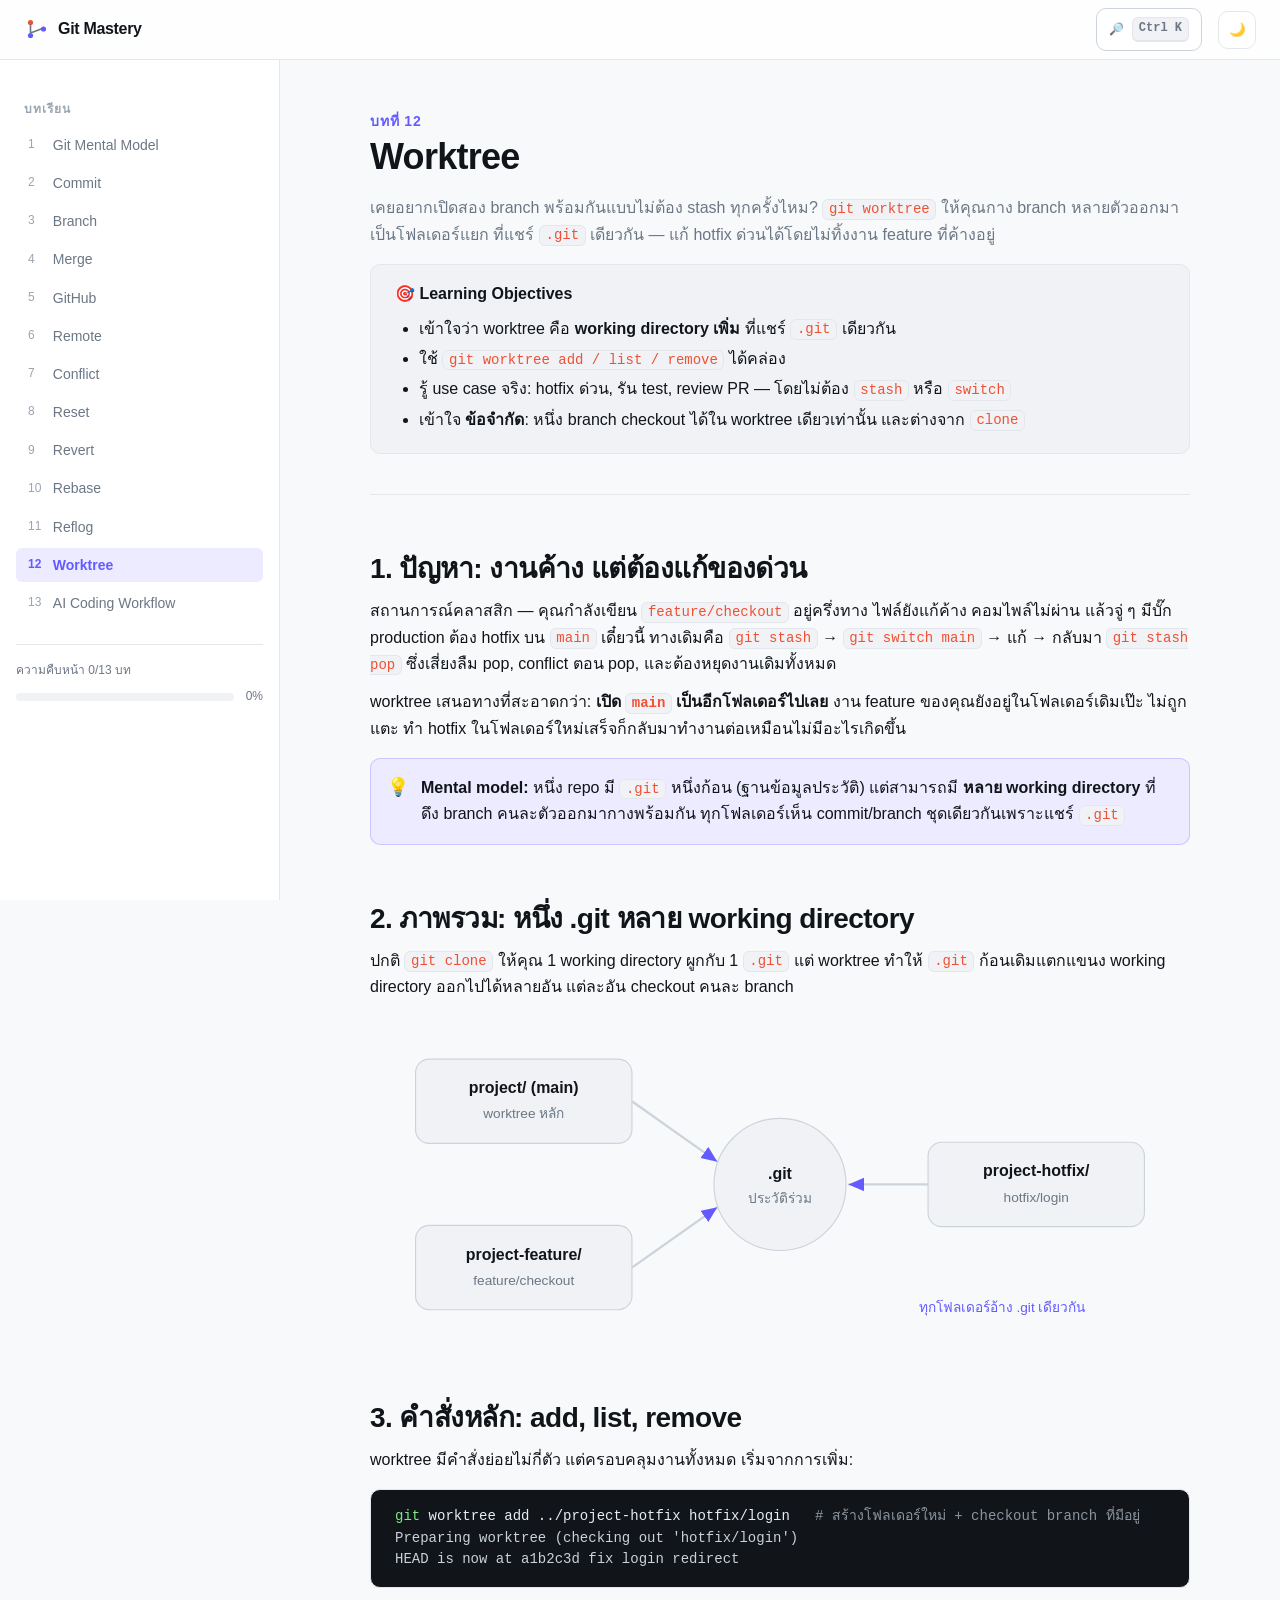
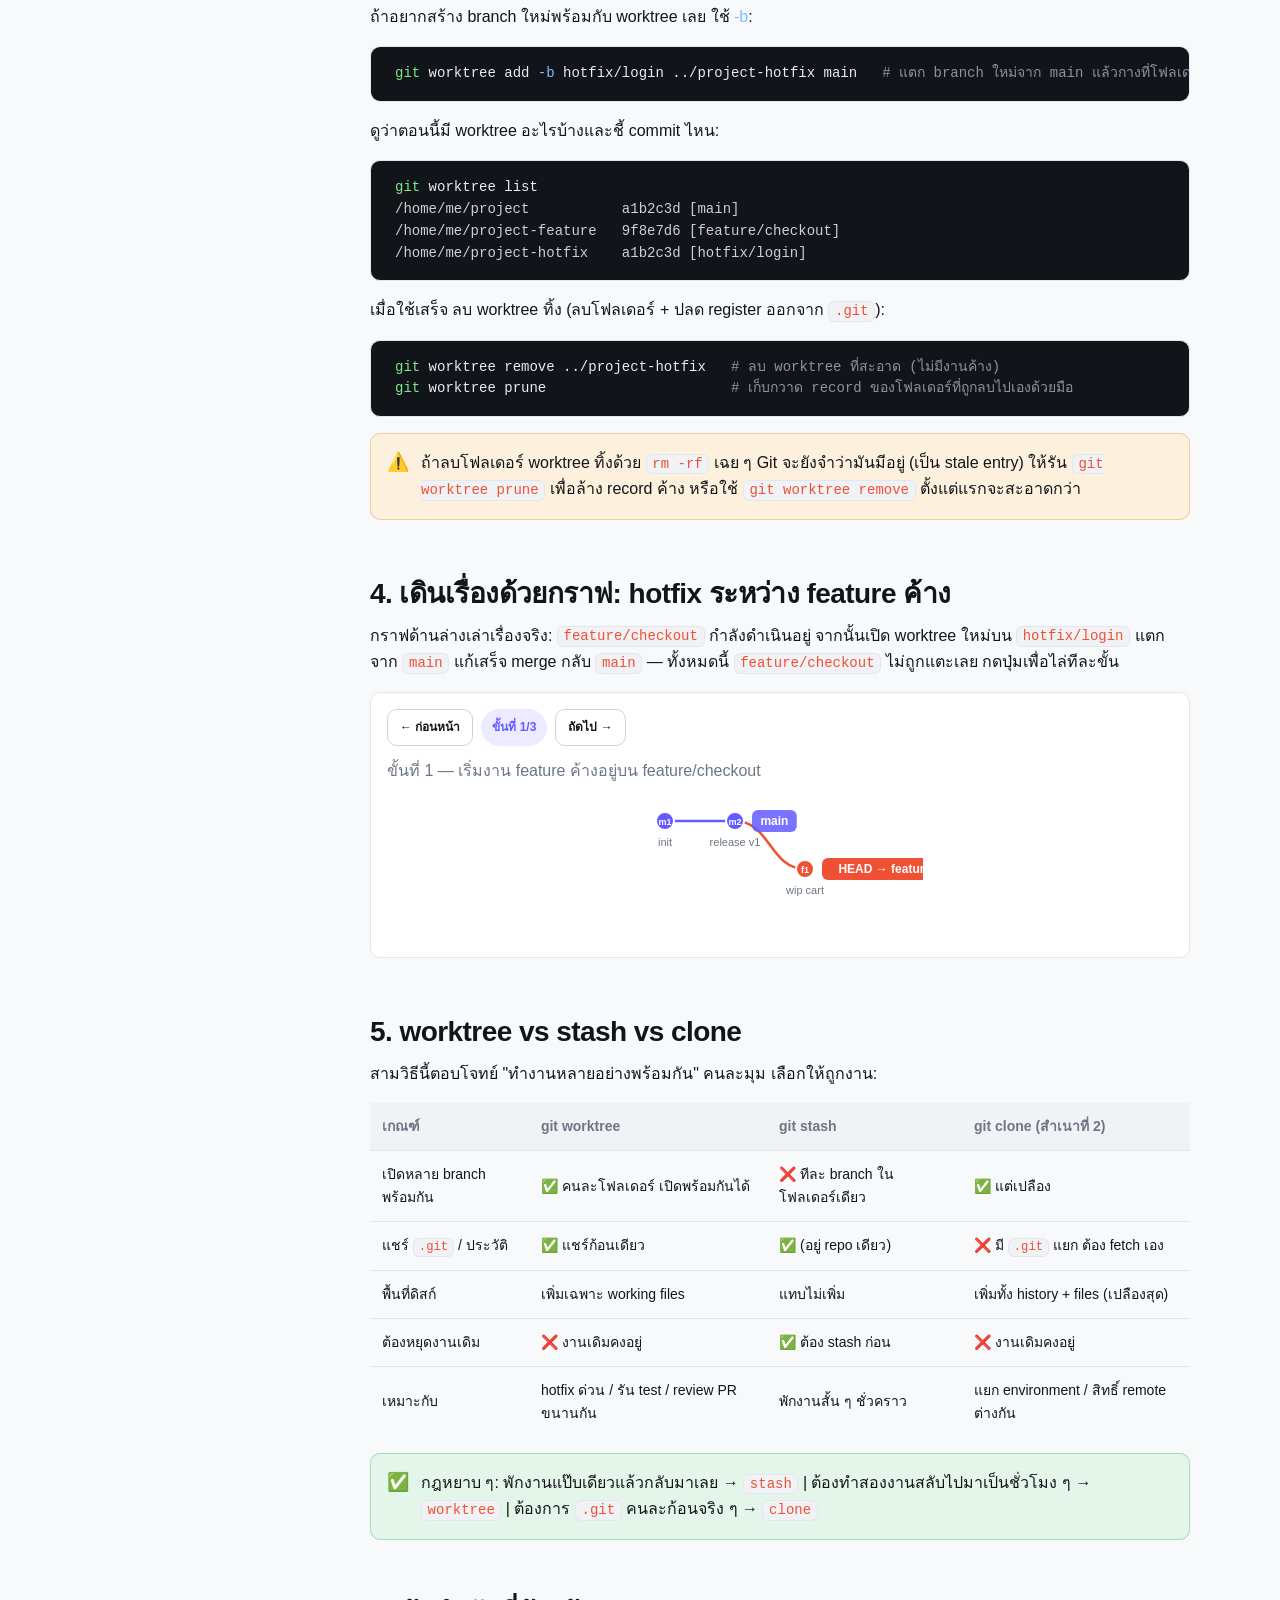
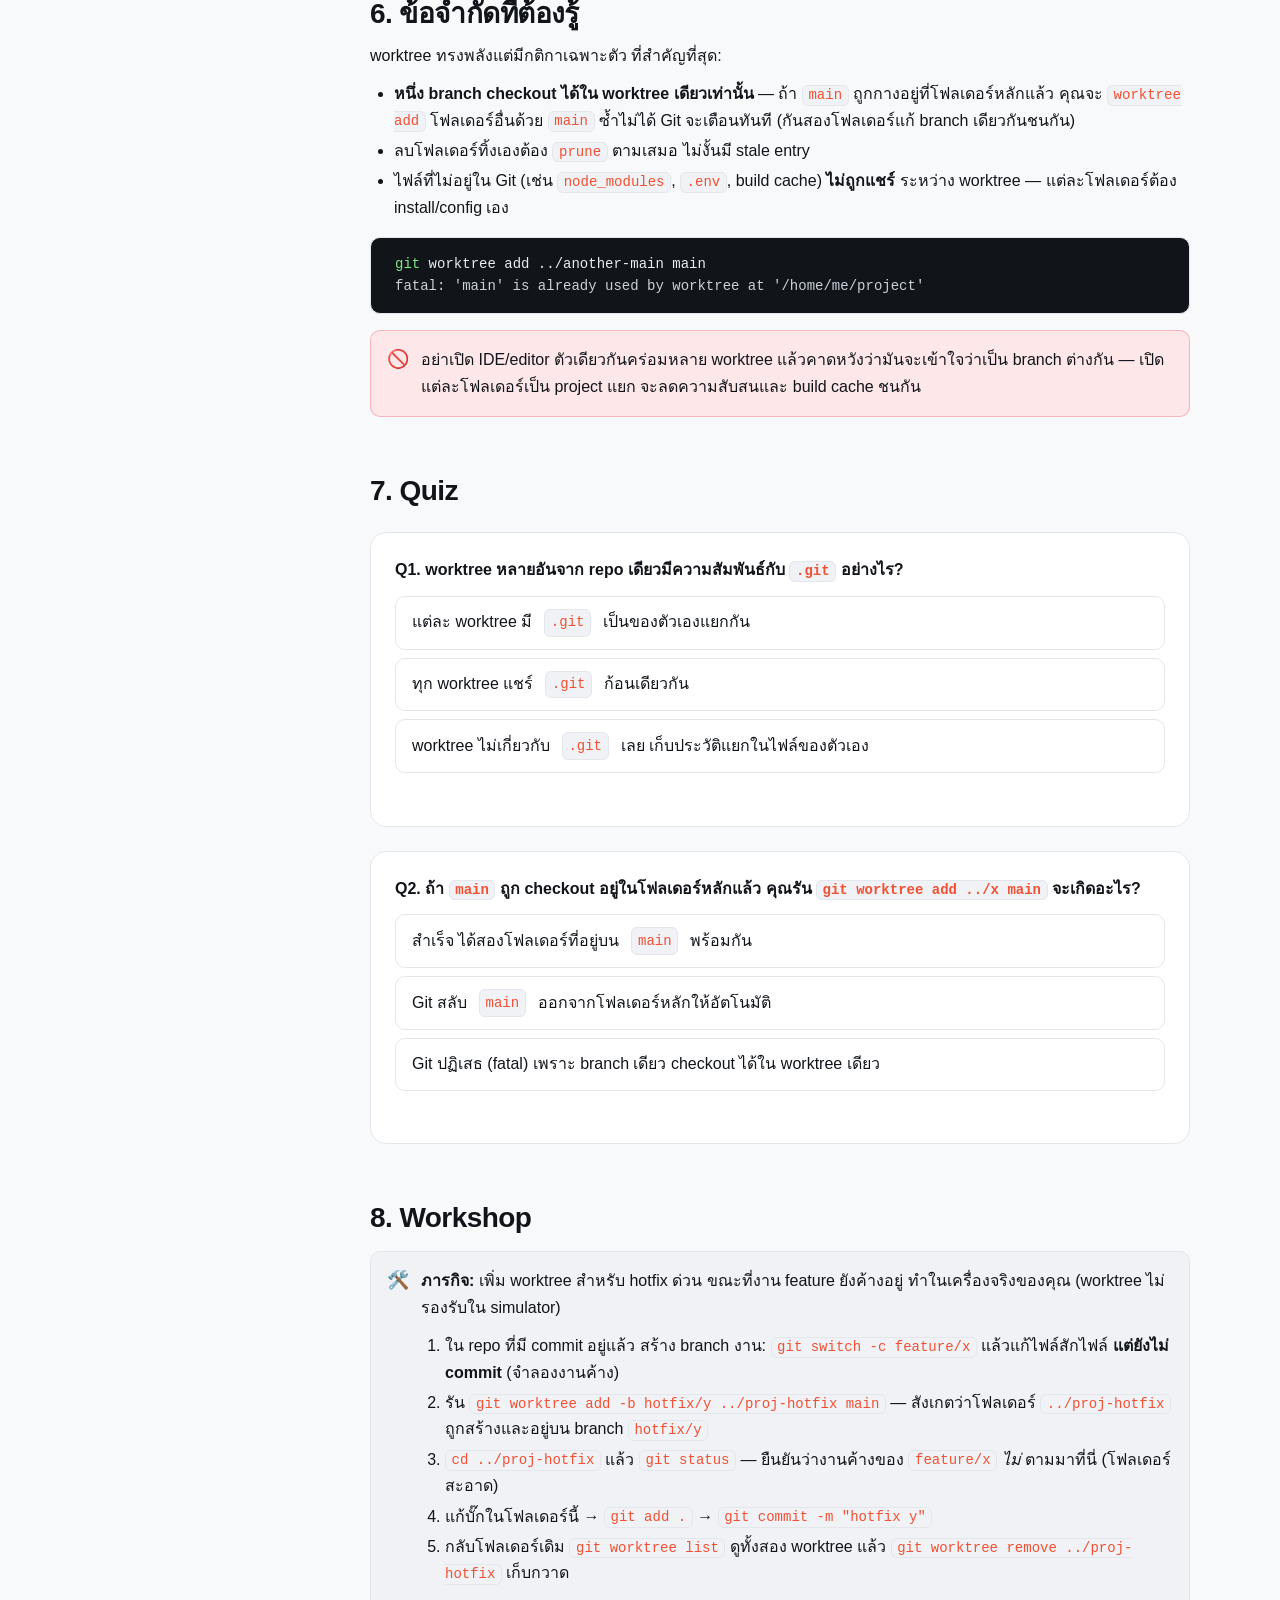
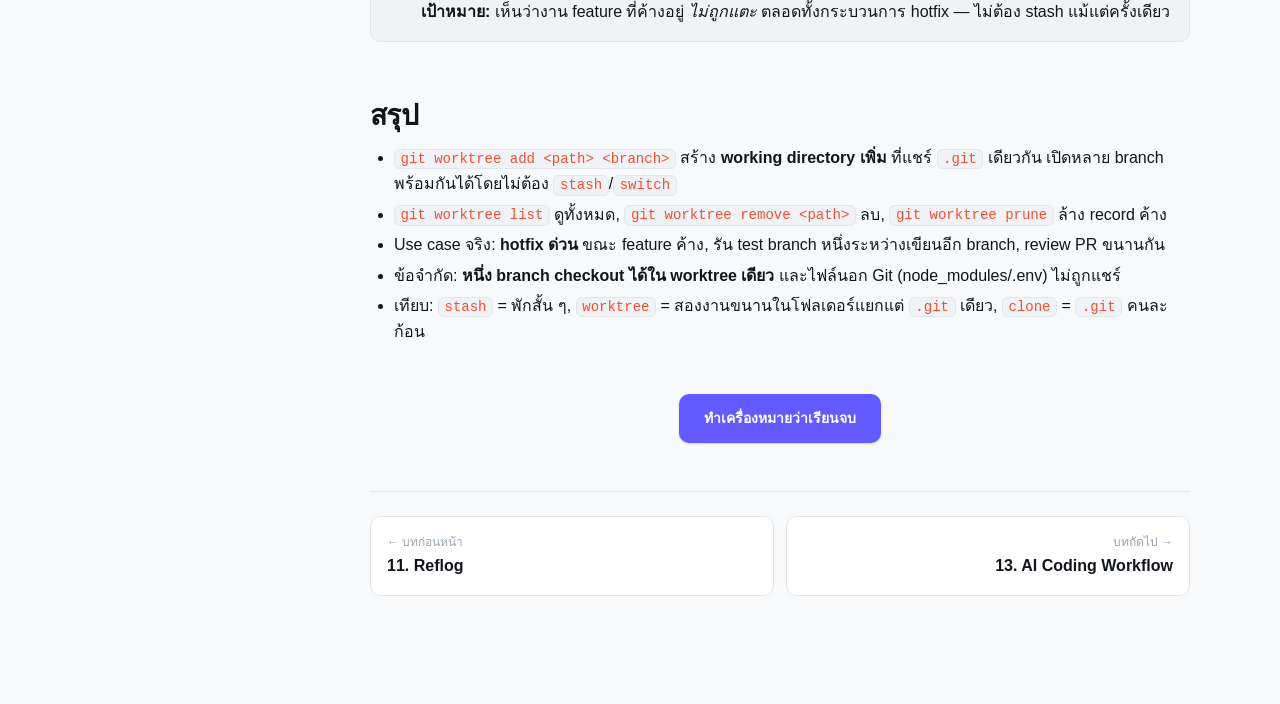
<file: chapters/12-worktree.html>
<!DOCTYPE html>
<html lang="th" data-theme="light">
<head>
  <meta charset="UTF-8" />
  <meta name="viewport" content="width=device-width, initial-scale=1.0" />
  <title>บทที่ 12 · Worktree — Git Mastery</title>
  <meta name="description" content="git worktree: เปิดหลาย branch พร้อมกันจาก repo เดียวโดยไม่ต้อง stash/switch — add, list, remove, use case hotfix และข้อจำกัด" />
  <meta property="og:type" content="website" />
  <meta property="og:site_name" content="Git Mastery" />
  <meta property="og:locale" content="th_TH" />
  <meta property="og:title" content="บทที่ 12 · Worktree — Git Mastery" />
  <meta property="og:description" content="git worktree: เปิดหลาย branch พร้อมกันจาก repo เดียวโดยไม่ต้อง stash/switch — add, list, remove, use case hotfix และข้อจำกัด" />
  <meta property="og:url" content="https://nattagidgig-hash.github.io/git-mastery/chapters/12-worktree.html" />
  <meta property="og:image" content="https://nattagidgig-hash.github.io/git-mastery/assets/og.png" />
  <meta property="og:image:width" content="1200" />
  <meta property="og:image:height" content="630" />
  <meta name="twitter:card" content="summary_large_image" />
  <meta name="twitter:title" content="บทที่ 12 · Worktree — Git Mastery" />
  <meta name="twitter:description" content="git worktree: เปิดหลาย branch พร้อมกันจาก repo เดียวโดยไม่ต้อง stash/switch — add, list, remove, use case hotfix และข้อจำกัด" />
  <meta name="twitter:image" content="https://nattagidgig-hash.github.io/git-mastery/assets/og.png" />
  <link rel="stylesheet" href="../assets/css/style.css" />
  <link rel="icon" href="data:image/svg+xml,<svg xmlns='http://www.w3.org/2000/svg' viewBox='0 0 32 32'><text y='26' font-size='26'>🌿</text></svg>" />
</head>
<body>
  <a class="skip-link" href="#main">ข้ามไปเนื้อหา</a>

  <header class="header">
    <button class="icon-btn menu-toggle" aria-label="เปิดเมนูบทเรียน">☰</button>
    <a class="brand" href="../index.html" data-home>
      <svg class="brand-mark" viewBox="0 0 32 32" fill="none" xmlns="http://www.w3.org/2000/svg" aria-hidden="true">
        <circle cx="8" cy="8" r="3.2" fill="var(--accent)"/><circle cx="8" cy="24" r="3.2" fill="var(--primary)"/><circle cx="24" cy="16" r="3.2" fill="var(--primary)"/>
        <path d="M8 11v10M8 21l13-5" stroke="var(--text-muted)" stroke-width="2" stroke-linecap="round"/>
      </svg>
      Git Mastery
    </a>
    <div class="spacer"></div>
    <button class="btn btn-ghost btn-sm" data-search-open aria-label="ค้นหา">🔎 <span class="kbd">Ctrl K</span></button>
    <button class="icon-btn" data-theme-toggle aria-label="สลับโหมดมืด/สว่าง"><span data-theme-icon>🌙</span></button>
  </header>

  <div class="layout">
    <aside class="sidebar">
      <nav data-nav aria-label="รายการบทเรียน"></nav>
      <div data-progress style="margin-top:var(--s-5);padding-top:var(--s-4);border-top:1px solid var(--border)"></div>
    </aside>

    <main class="content" id="main">
      <div class="container">

        <div class="chapter-head">
          <span class="eyebrow">บทที่ 12</span>
          <h1>Worktree</h1>
          <p class="lead muted">เคยอยากเปิดสอง branch พร้อมกันแบบไม่ต้อง stash ทุกครั้งไหม? <code>git worktree</code> ให้คุณกาง branch หลายตัวออกมาเป็นโฟลเดอร์แยก ที่แชร์ <code>.git</code> เดียวกัน — แก้ hotfix ด่วนได้โดยไม่ทิ้งงาน feature ที่ค้างอยู่</p>
          <div class="objectives">
            <strong>🎯 Learning Objectives</strong>
            <ul>
              <li>เข้าใจว่า worktree คือ <strong>working directory เพิ่ม</strong> ที่แชร์ <code>.git</code> เดียวกัน</li>
              <li>ใช้ <code>git worktree add / list / remove</code> ได้คล่อง</li>
              <li>รู้ use case จริง: hotfix ด่วน, รัน test, review PR — โดยไม่ต้อง <code>stash</code> หรือ <code>switch</code></li>
              <li>เข้าใจ <strong>ข้อจำกัด</strong>: หนึ่ง branch checkout ได้ใน worktree เดียวเท่านั้น และต่างจาก <code>clone</code></li>
            </ul>
          </div>
        </div>

        <h2>1. ปัญหา: งานค้าง แต่ต้องแก้ของด่วน</h2>
        <p>สถานการณ์คลาสสิก — คุณกำลังเขียน <code>feature/checkout</code> อยู่ครึ่งทาง ไฟล์ยังแก้ค้าง คอมไพล์ไม่ผ่าน แล้วจู่ ๆ มีบั๊ก production ต้อง hotfix บน <code>main</code> เดี๋ยวนี้ ทางเดิมคือ <code>git stash</code> → <code>git switch main</code> → แก้ → กลับมา <code>git stash pop</code> ซึ่งเสี่ยงลืม pop, conflict ตอน pop, และต้องหยุดงานเดิมทั้งหมด</p>
        <p>worktree เสนอทางที่สะอาดกว่า: <strong>เปิด <code>main</code> เป็นอีกโฟลเดอร์ไปเลย</strong> งาน feature ของคุณยังอยู่ในโฟลเดอร์เดิมเป๊ะ ไม่ถูกแตะ ทำ hotfix ในโฟลเดอร์ใหม่เสร็จก็กลับมาทำงานต่อเหมือนไม่มีอะไรเกิดขึ้น</p>

        <div class="callout note"><span class="ico">💡</span><div><strong>Mental model:</strong> หนึ่ง repo มี <code>.git</code> หนึ่งก้อน (ฐานข้อมูลประวัติ) แต่สามารถมี <strong>หลาย working directory</strong> ที่ดึง branch คนละตัวออกมากางพร้อมกัน ทุกโฟลเดอร์เห็น commit/branch ชุดเดียวกันเพราะแชร์ <code>.git</code></div></div>

        <h2>2. ภาพรวม: หนึ่ง .git หลาย working directory</h2>
        <p>ปกติ <code>git clone</code> ให้คุณ 1 working directory ผูกกับ 1 <code>.git</code> แต่ worktree ทำให้ <code>.git</code> ก้อนเดิมแตกแขนง working directory ออกไปได้หลายอัน แต่ละอัน checkout คนละ branch</p>

        <svg class="diagram" viewBox="0 0 720 280" role="img" aria-label="แผนภาพ: หนึ่ง .git ตรงกลางเชื่อมไปยังหลาย working directory แต่ละอัน checkout คนละ branch">
          <defs><marker id="ar" markerWidth="9" markerHeight="9" refX="7" refY="3" orient="auto"><path d="M0 0 L7 3 L0 6 z" fill="var(--primary)"/></marker></defs>
          <!-- central .git -->
          <circle class="node" cx="360" cy="140" r="58"/>
          <text class="label" x="360" y="135" text-anchor="middle" font-weight="700">.git</text>
          <text class="muted" x="360" y="156" text-anchor="middle" font-size="12">ประวัติร่วม</text>
          <!-- worktrees -->
          <rect class="node" x="40"  y="30"  width="190" height="74" rx="12"/>
          <text class="label" x="135" y="60"  text-anchor="middle" font-weight="700">project/ (main)</text>
          <text class="muted" x="135" y="82"  text-anchor="middle" font-size="12">worktree หลัก</text>

          <rect class="node" x="40"  y="176" width="190" height="74" rx="12"/>
          <text class="label" x="135" y="206" text-anchor="middle" font-weight="700">project-feature/</text>
          <text class="muted" x="135" y="228" text-anchor="middle" font-size="12">feature/checkout</text>

          <rect class="node" x="490" y="103" width="190" height="74" rx="12"/>
          <text class="label" x="585" y="133" text-anchor="middle" font-weight="700">project-hotfix/</text>
          <text class="muted" x="585" y="155" text-anchor="middle" font-size="12">hotfix/login</text>
          <!-- edges -->
          <line class="edge" x1="230" y1="67"  x2="305" y2="120" stroke="var(--primary)" stroke-width="2" marker-end="url(#ar)"/>
          <line class="edge" x1="230" y1="213" x2="305" y2="160" stroke="var(--primary)" stroke-width="2" marker-end="url(#ar)"/>
          <line class="edge" x1="490" y1="140" x2="420" y2="140" stroke="var(--accent)"  stroke-width="2" marker-end="url(#ar)"/>
          <text class="primary" x="555" y="252" text-anchor="middle" font-size="12">ทุกโฟลเดอร์อ้าง .git เดียวกัน</text>
        </svg>

        <h2>3. คำสั่งหลัก: add, list, remove</h2>
        <p>worktree มีคำสั่งย่อยไม่กี่ตัว แต่ครอบคลุมงานทั้งหมด เริ่มจากการเพิ่ม:</p>
        <pre><code><span class="tok-cmd">git</span> worktree add ../project-hotfix hotfix/login   <span class="tok-cmt"># สร้างโฟลเดอร์ใหม่ + checkout branch ที่มีอยู่</span>
<span class="tok-out">Preparing worktree (checking out 'hotfix/login')</span>
<span class="tok-out">HEAD is now at a1b2c3d fix login redirect</span></code></pre>

        <p>ถ้าอยากสร้าง branch ใหม่พร้อมกับ worktree เลย ใช้ <span class="tok-flag">-b</span>:</p>
        <pre><code><span class="tok-cmd">git</span> worktree add <span class="tok-flag">-b</span> hotfix/login ../project-hotfix main   <span class="tok-cmt"># แตก branch ใหม่จาก main แล้วกางที่โฟลเดอร์ใหม่</span></code></pre>

        <p>ดูว่าตอนนี้มี worktree อะไรบ้างและชี้ commit ไหน:</p>
        <pre><code><span class="tok-cmd">git</span> worktree list
<span class="tok-out">/home/me/project           a1b2c3d [main]</span>
<span class="tok-out">/home/me/project-feature   9f8e7d6 [feature/checkout]</span>
<span class="tok-out">/home/me/project-hotfix    a1b2c3d [hotfix/login]</span></code></pre>

        <p>เมื่อใช้เสร็จ ลบ worktree ทิ้ง (ลบโฟลเดอร์ + ปลด register ออกจาก <code>.git</code>):</p>
        <pre><code><span class="tok-cmd">git</span> worktree remove ../project-hotfix   <span class="tok-cmt"># ลบ worktree ที่สะอาด (ไม่มีงานค้าง)</span>
<span class="tok-cmd">git</span> worktree prune                      <span class="tok-cmt"># เก็บกวาด record ของโฟลเดอร์ที่ถูกลบไปเองด้วยมือ</span></code></pre>

        <div class="callout warn"><span class="ico">⚠️</span><div>ถ้าลบโฟลเดอร์ worktree ทิ้งด้วย <code>rm -rf</code> เฉย ๆ Git จะยังจำว่ามันมีอยู่ (เป็น stale entry) ให้รัน <code>git worktree prune</code> เพื่อล้าง record ค้าง หรือใช้ <code>git worktree remove</code> ตั้งแต่แรกจะสะอาดกว่า</div></div>

        <h2>4. เดินเรื่องด้วยกราฟ: hotfix ระหว่าง feature ค้าง</h2>
        <p>กราฟด้านล่างเล่าเรื่องจริง: <code>feature/checkout</code> กำลังดำเนินอยู่ จากนั้นเปิด worktree ใหม่บน <code>hotfix/login</code> แตกจาก <code>main</code> แก้เสร็จ merge กลับ <code>main</code> — ทั้งหมดนี้ <code>feature/checkout</code> ไม่ถูกแตะเลย กดปุ่มเพื่อไล่ทีละขั้น</p>

        <div data-gitgraph>
          <script type="application/json">
          [
           {"head":"feature/checkout","caption":"ขั้นที่ 1 — เริ่มงาน feature ค้างอยู่บน feature/checkout",
            "commits":[
              {"id":"m1","branch":"main","parents":[],"msg":"init"},
              {"id":"m2","branch":"main","parents":["m1"],"msg":"release v1"},
              {"id":"f1","branch":"feature/checkout","parents":["m2"],"msg":"wip cart"}
            ]},
           {"head":"hotfix/login","caption":"ขั้นที่ 2 — เปิด worktree ใหม่ แตก hotfix/login จาก main แก้บั๊ก (feature ไม่ถูกแตะ)",
            "commits":[
              {"id":"m1","branch":"main","parents":[],"msg":"init"},
              {"id":"m2","branch":"main","parents":["m1"],"msg":"release v1"},
              {"id":"f1","branch":"feature/checkout","parents":["m2"],"msg":"wip cart"},
              {"id":"h1","branch":"hotfix/login","parents":["m2"],"msg":"fix login"}
            ]},
           {"head":"main","caption":"ขั้นที่ 3 — merge hotfix กลับ main ปล่อย v1.1 แล้วค่อยกลับไปทำ feature ต่อ",
            "commits":[
              {"id":"m1","branch":"main","parents":[],"msg":"init"},
              {"id":"m2","branch":"main","parents":["m1"],"msg":"release v1"},
              {"id":"f1","branch":"feature/checkout","parents":["m2"],"msg":"wip cart"},
              {"id":"h1","branch":"hotfix/login","parents":["m2"],"msg":"fix login"},
              {"id":"m3","branch":"main","parents":["m2","h1"],"msg":"merge hotfix v1.1"}
            ]}
          ]
          </script>
        </div>

        <h2>5. worktree vs stash vs clone</h2>
        <p>สามวิธีนี้ตอบโจทย์ "ทำงานหลายอย่างพร้อมกัน" คนละมุม เลือกให้ถูกงาน:</p>
        <table>
          <thead><tr><th>เกณฑ์</th><th>git worktree</th><th>git stash</th><th>git clone (สำเนาที่ 2)</th></tr></thead>
          <tbody>
            <tr><td>เปิดหลาย branch พร้อมกัน</td><td>✅ คนละโฟลเดอร์ เปิดพร้อมกันได้</td><td>❌ ทีละ branch ในโฟลเดอร์เดียว</td><td>✅ แต่เปลือง</td></tr>
            <tr><td>แชร์ <code>.git</code> / ประวัติ</td><td>✅ แชร์ก้อนเดียว</td><td>✅ (อยู่ repo เดียว)</td><td>❌ มี <code>.git</code> แยก ต้อง fetch เอง</td></tr>
            <tr><td>พื้นที่ดิสก์</td><td>เพิ่มเฉพาะ working files</td><td>แทบไม่เพิ่ม</td><td>เพิ่มทั้ง history + files (เปลืองสุด)</td></tr>
            <tr><td>ต้องหยุดงานเดิม</td><td>❌ งานเดิมคงอยู่</td><td>✅ ต้อง stash ก่อน</td><td>❌ งานเดิมคงอยู่</td></tr>
            <tr><td>เหมาะกับ</td><td>hotfix ด่วน / รัน test / review PR ขนานกัน</td><td>พักงานสั้น ๆ ชั่วคราว</td><td>แยก environment / สิทธิ์ remote ต่างกัน</td></tr>
          </tbody>
        </table>
        <div class="callout tip"><span class="ico">✅</span><div>กฎหยาบ ๆ: พักงานแป๊บเดียวแล้วกลับมาเลย → <code>stash</code> | ต้องทำสองงานสลับไปมาเป็นชั่วโมง ๆ → <code>worktree</code> | ต้องการ <code>.git</code> คนละก้อนจริง ๆ → <code>clone</code></div></div>

        <h2>6. ข้อจำกัดที่ต้องรู้</h2>
        <p>worktree ทรงพลังแต่มีกติกาเฉพาะตัว ที่สำคัญที่สุด:</p>
        <ul>
          <li><strong>หนึ่ง branch checkout ได้ใน worktree เดียวเท่านั้น</strong> — ถ้า <code>main</code> ถูกกางอยู่ที่โฟลเดอร์หลักแล้ว คุณจะ <code>worktree add</code> โฟลเดอร์อื่นด้วย <code>main</code> ซ้ำไม่ได้ Git จะเตือนทันที (กันสองโฟลเดอร์แก้ branch เดียวกันชนกัน)</li>
          <li>ลบโฟลเดอร์ทิ้งเองต้อง <code>prune</code> ตามเสมอ ไม่งั้นมี stale entry</li>
          <li>ไฟล์ที่ไม่อยู่ใน Git (เช่น <code>node_modules</code>, <code>.env</code>, build cache) <strong>ไม่ถูกแชร์</strong> ระหว่าง worktree — แต่ละโฟลเดอร์ต้อง install/config เอง</li>
        </ul>
        <pre><code><span class="tok-cmd">git</span> worktree add ../another-main main
<span class="tok-out">fatal: 'main' is already used by worktree at '/home/me/project'</span></code></pre>
        <div class="callout danger"><span class="ico">🚫</span><div>อย่าเปิด IDE/editor ตัวเดียวกันคร่อมหลาย worktree แล้วคาดหวังว่ามันจะเข้าใจว่าเป็น branch ต่างกัน — เปิดแต่ละโฟลเดอร์เป็น project แยก จะลดความสับสนและ build cache ชนกัน</div></div>

        <h2>7. Quiz</h2>
        <div class="quiz" data-quiz data-answer="1" data-explain="worktree ทุกอันแชร์ .git ก้อนเดียวกัน จึงเห็น commit/branch ชุดเดียวกัน ต่างจาก clone ที่มี .git แยก">
          <div class="quiz-q">Q1. worktree หลายอันจาก repo เดียวมีความสัมพันธ์กับ <code>.git</code> อย่างไร?</div>
          <div class="quiz-opts">
            <button class="quiz-opt">แต่ละ worktree มี <code>.git</code> เป็นของตัวเองแยกกัน</button>
            <button class="quiz-opt">ทุก worktree แชร์ <code>.git</code> ก้อนเดียวกัน</button>
            <button class="quiz-opt">worktree ไม่เกี่ยวกับ <code>.git</code> เลย เก็บประวัติแยกในไฟล์ของตัวเอง</button>
          </div>
          <div class="quiz-feedback" role="status"></div>
        </div>
        <div class="quiz" data-quiz data-answer="2" data-explain="Git บังคับว่าหนึ่ง branch checkout ได้ใน worktree เดียว ถ้า branch ถูกกางอยู่แล้วจะ add ซ้ำไม่ได้ (fatal: already used by worktree)">
          <div class="quiz-q">Q2. ถ้า <code>main</code> ถูก checkout อยู่ในโฟลเดอร์หลักแล้ว คุณรัน <code>git worktree add ../x main</code> จะเกิดอะไร?</div>
          <div class="quiz-opts">
            <button class="quiz-opt">สำเร็จ ได้สองโฟลเดอร์ที่อยู่บน <code>main</code> พร้อมกัน</button>
            <button class="quiz-opt">Git สลับ <code>main</code> ออกจากโฟลเดอร์หลักให้อัตโนมัติ</button>
            <button class="quiz-opt">Git ปฏิเสธ (fatal) เพราะ branch เดียว checkout ได้ใน worktree เดียว</button>
          </div>
          <div class="quiz-feedback" role="status"></div>
        </div>

        <h2>8. Workshop</h2>
        <div class="callout"><span class="ico">🛠️</span><div>
          <strong>ภารกิจ:</strong> เพิ่ม worktree สำหรับ hotfix ด่วน ขณะที่งาน feature ยังค้างอยู่ ทำในเครื่องจริงของคุณ (worktree ไม่รองรับใน simulator)
          <ol>
            <li>ใน repo ที่มี commit อยู่แล้ว สร้าง branch งาน: <code>git switch -c feature/x</code> แล้วแก้ไฟล์สักไฟล์ <strong>แต่ยังไม่ commit</strong> (จำลองงานค้าง)</li>
            <li>รัน <code>git worktree add -b hotfix/y ../proj-hotfix main</code> — สังเกตว่าโฟลเดอร์ <code>../proj-hotfix</code> ถูกสร้างและอยู่บน branch <code>hotfix/y</code></li>
            <li><code>cd ../proj-hotfix</code> แล้ว <code>git status</code> — ยืนยันว่างานค้างของ <code>feature/x</code> <em>ไม่</em> ตามมาที่นี่ (โฟลเดอร์สะอาด)</li>
            <li>แก้บั๊กในโฟลเดอร์นี้ → <code>git add .</code> → <code>git commit -m "hotfix y"</code></li>
            <li>กลับโฟลเดอร์เดิม <code>git worktree list</code> ดูทั้งสอง worktree แล้ว <code>git worktree remove ../proj-hotfix</code> เก็บกวาด</li>
          </ol>
          <strong>เป้าหมาย:</strong> เห็นว่างาน feature ที่ค้างอยู่ <em>ไม่ถูกแตะ</em> ตลอดทั้งกระบวนการ hotfix — ไม่ต้อง stash แม้แต่ครั้งเดียว
        </div></div>

        <h2>สรุป</h2>
        <ul>
          <li><code>git worktree add &lt;path&gt; &lt;branch&gt;</code> สร้าง <strong>working directory เพิ่ม</strong> ที่แชร์ <code>.git</code> เดียวกัน เปิดหลาย branch พร้อมกันได้โดยไม่ต้อง <code>stash</code>/<code>switch</code></li>
          <li><code>git worktree list</code> ดูทั้งหมด, <code>git worktree remove &lt;path&gt;</code> ลบ, <code>git worktree prune</code> ล้าง record ค้าง</li>
          <li>Use case จริง: <strong>hotfix ด่วน</strong> ขณะ feature ค้าง, รัน test branch หนึ่งระหว่างเขียนอีก branch, review PR ขนานกัน</li>
          <li>ข้อจำกัด: <strong>หนึ่ง branch checkout ได้ใน worktree เดียว</strong> และไฟล์นอก Git (node_modules/.env) ไม่ถูกแชร์</li>
          <li>เทียบ: <code>stash</code> = พักสั้น ๆ, <code>worktree</code> = สองงานขนานในโฟลเดอร์แยกแต่ <code>.git</code> เดียว, <code>clone</code> = <code>.git</code> คนละก้อน</li>
        </ul>

        <div class="center mt-7"><button class="btn" data-complete></button></div>
        <nav class="pager" data-pager aria-label="ไปบทอื่น"></nav>

      </div>
    </main>
  </div>

  <script src="../assets/js/app.js"></script>
  <script src="../assets/js/terminal.js"></script>
  <script src="../assets/js/gitgraph.js"></script>
  <script>GitMastery.init({ page: "chapter", slug: "12-worktree" });</script>
</body>
</html>
</file>
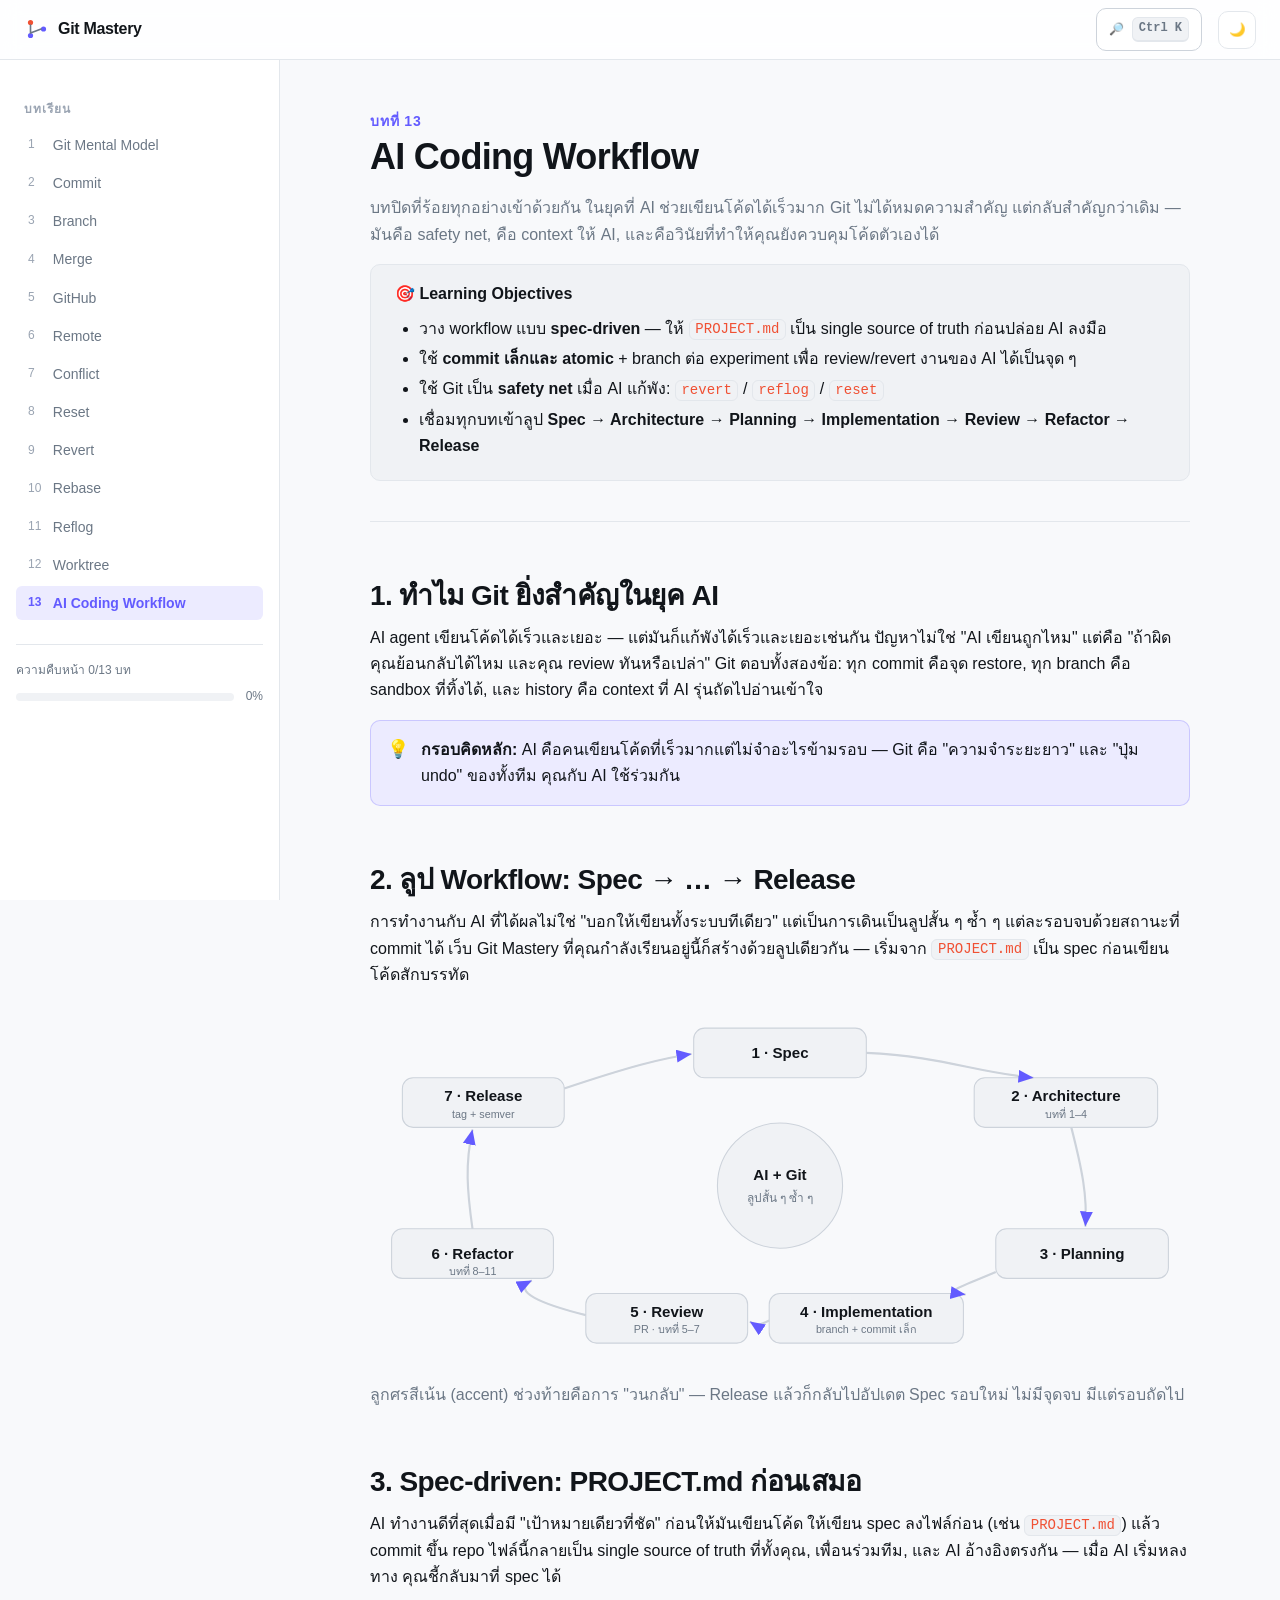
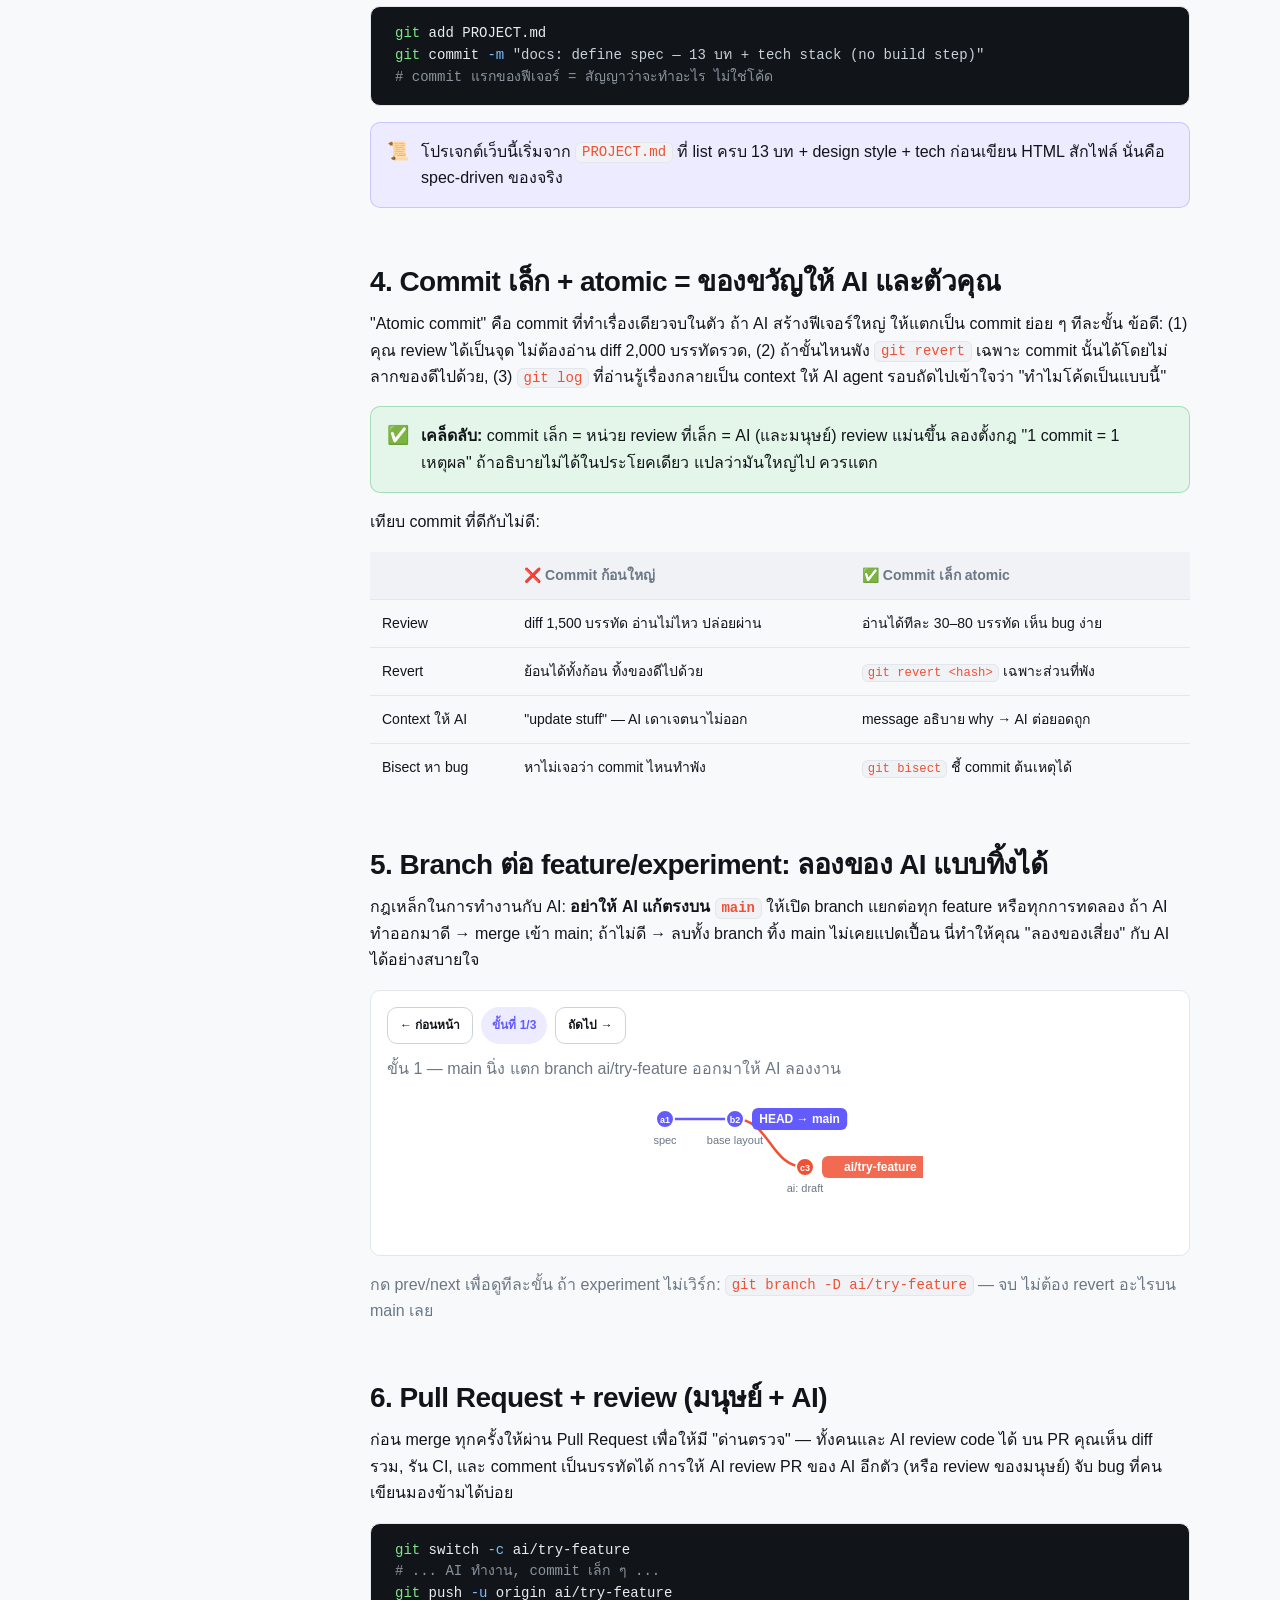
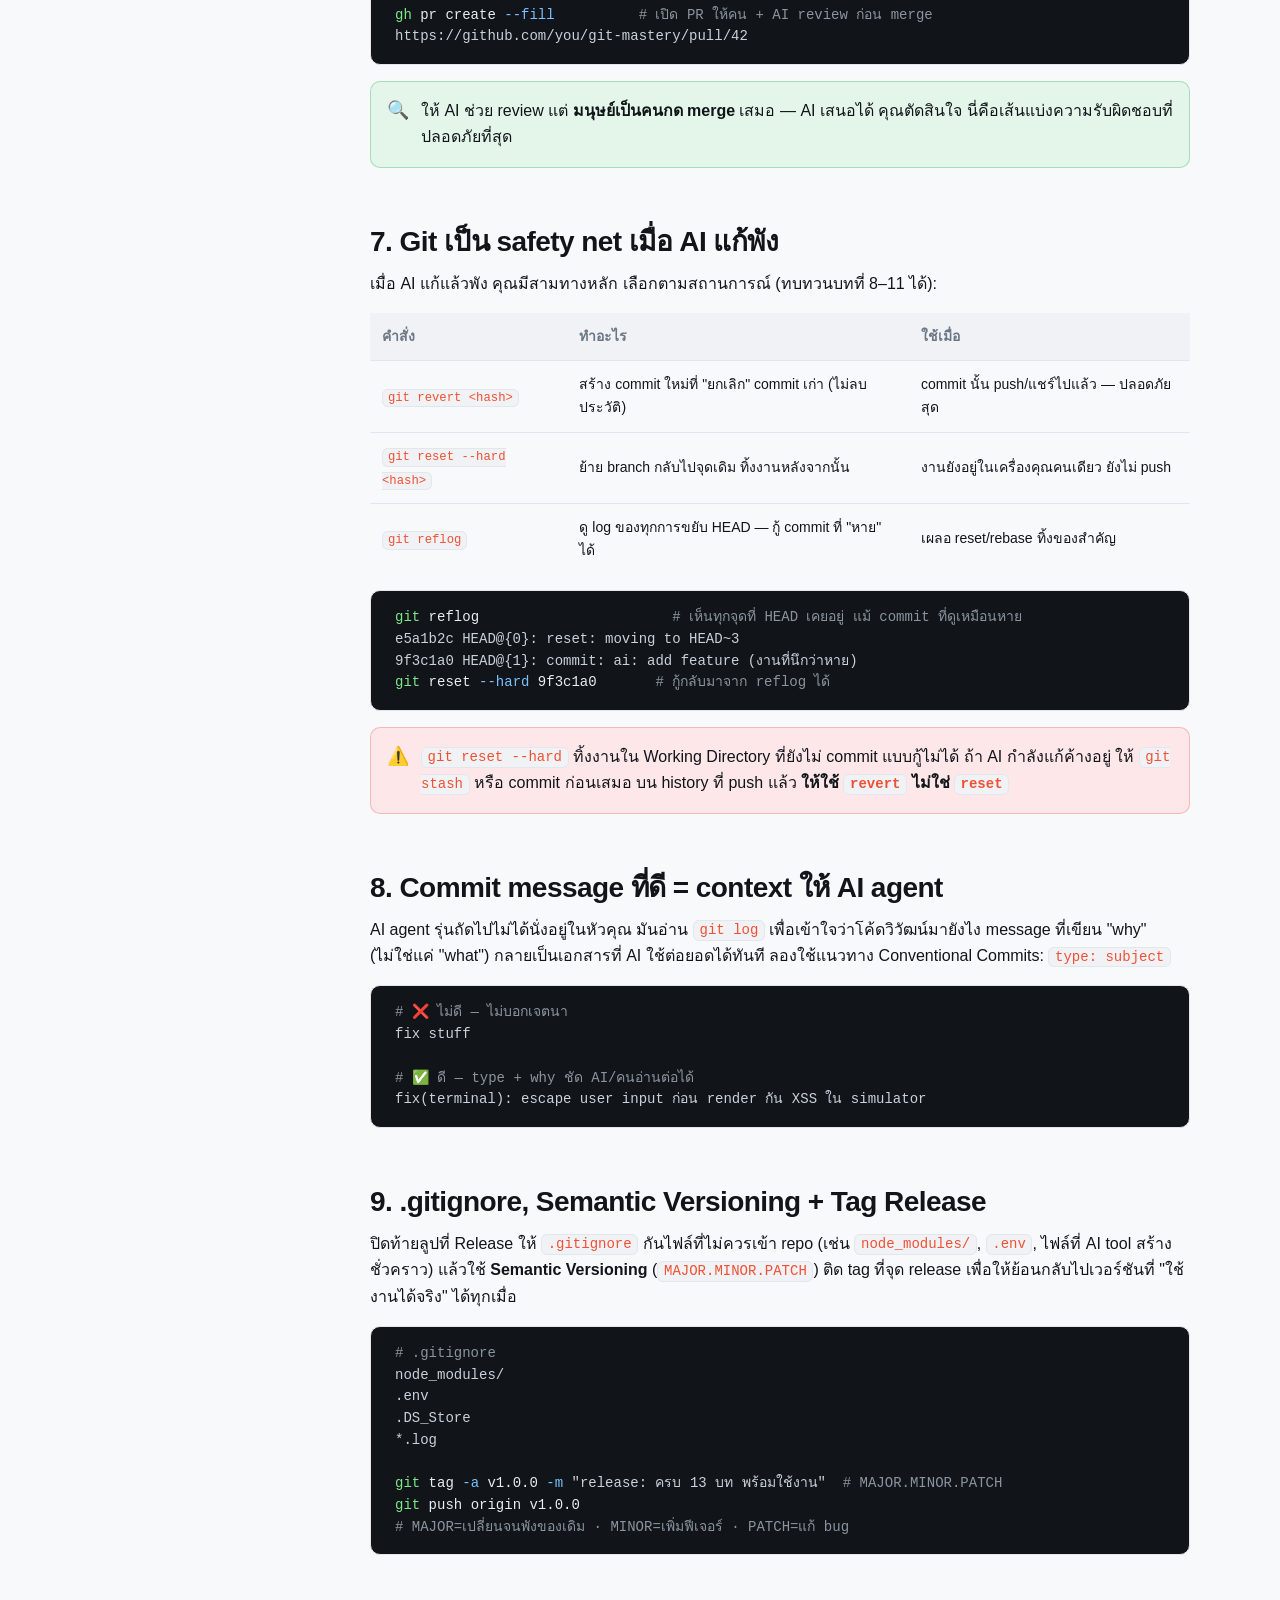
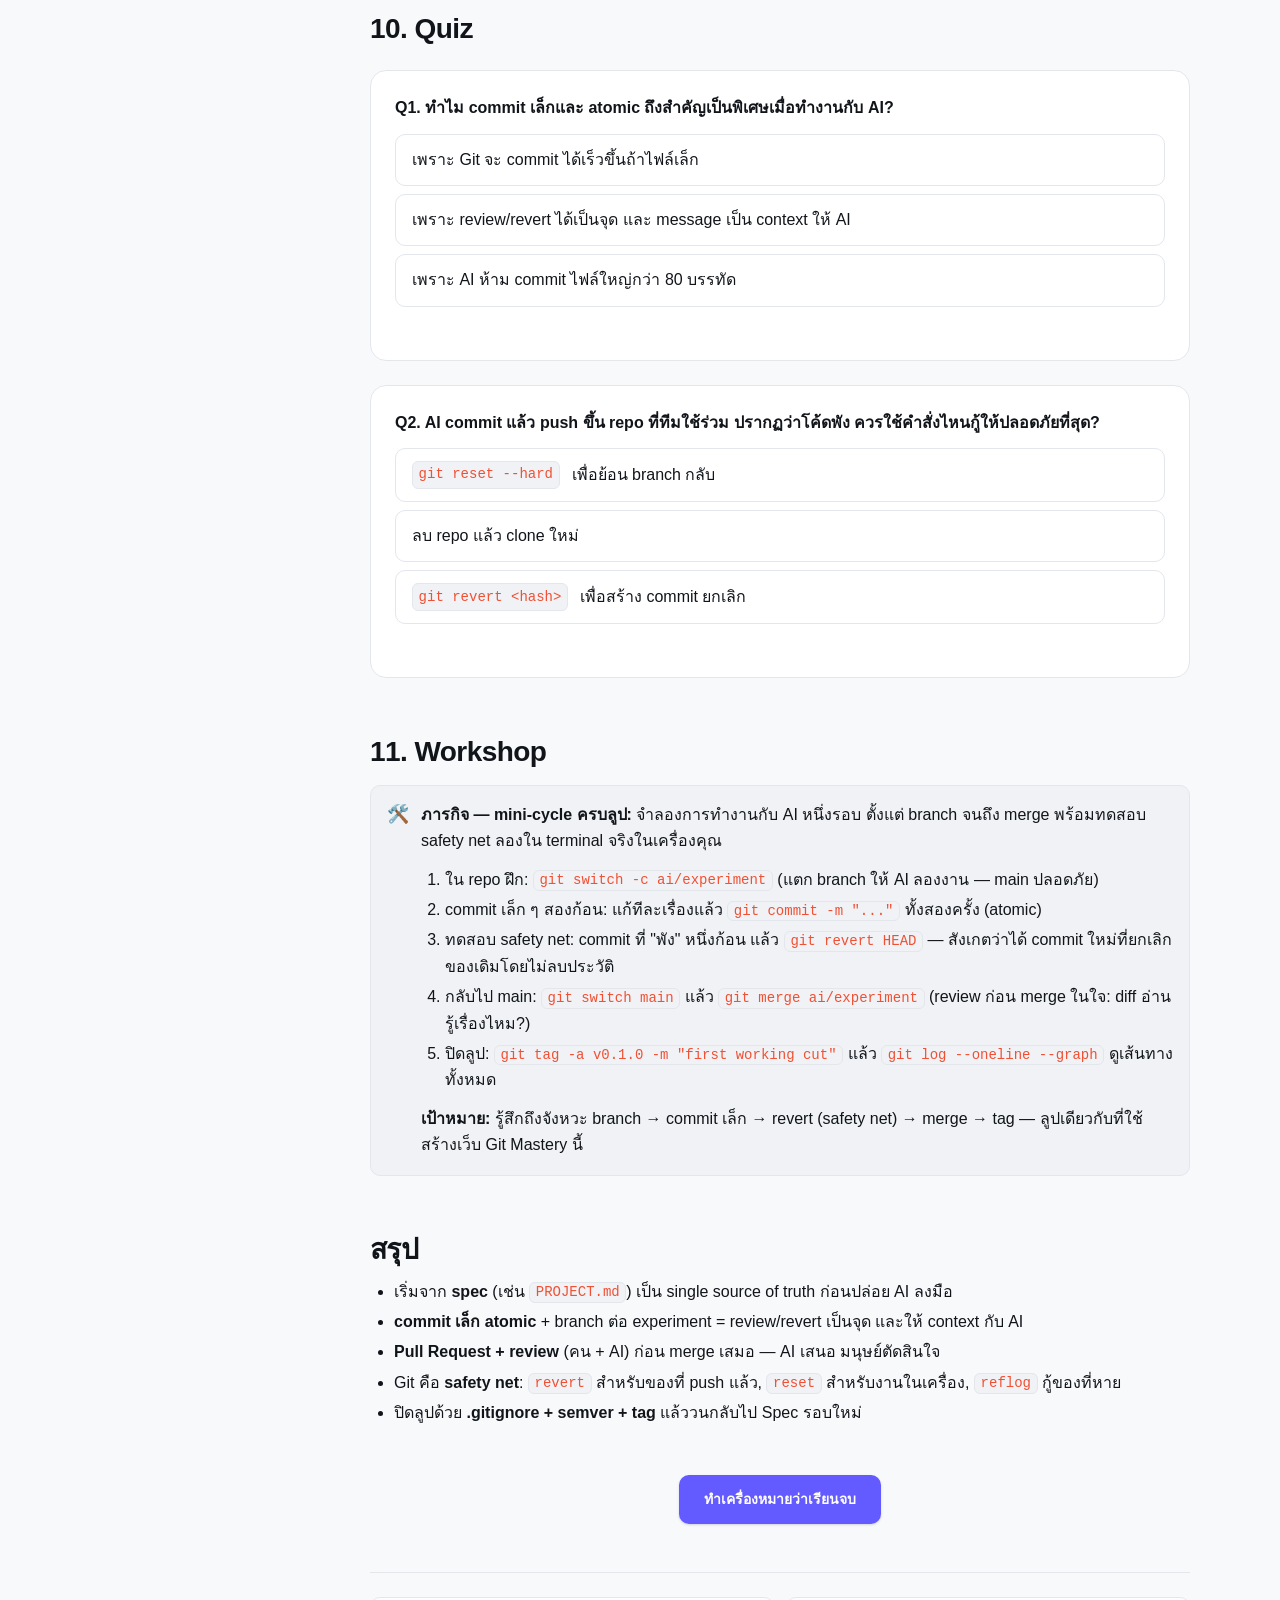
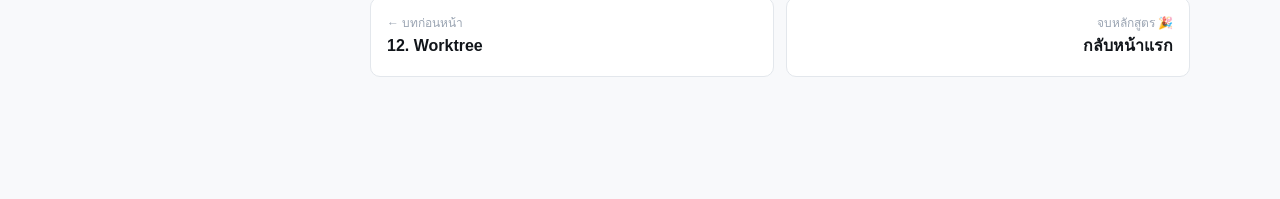
<file: chapters/13-ai-workflow.html>
<!DOCTYPE html>
<html lang="th" data-theme="light">
<head>
  <meta charset="UTF-8" />
  <meta name="viewport" content="width=device-width, initial-scale=1.0" />
  <title>บทที่ 13 · AI Coding Workflow — Git Mastery</title>
  <meta name="description" content="ใช้ Git ในยุค AI coding: spec-driven, commit เล็กและ atomic, branch ต่อ experiment, Pull Request + review, Git เป็น safety net, และลูป Spec→Architecture→Planning→Implementation→Review→Refactor→Release" />
  <meta property="og:type" content="website" />
  <meta property="og:site_name" content="Git Mastery" />
  <meta property="og:locale" content="th_TH" />
  <meta property="og:title" content="บทที่ 13 · AI Coding Workflow — Git Mastery" />
  <meta property="og:description" content="ใช้ Git ในยุค AI coding: spec-driven, commit เล็กและ atomic, branch ต่อ experiment, Pull Request + review, Git เป็น safety net, และลูป Spec→Architecture→Planning→Implementation→Review→Refactor→Release" />
  <meta property="og:url" content="https://nattagidgig-hash.github.io/git-mastery/chapters/13-ai-workflow.html" />
  <meta property="og:image" content="https://nattagidgig-hash.github.io/git-mastery/assets/og.png" />
  <meta property="og:image:width" content="1200" />
  <meta property="og:image:height" content="630" />
  <meta name="twitter:card" content="summary_large_image" />
  <meta name="twitter:title" content="บทที่ 13 · AI Coding Workflow — Git Mastery" />
  <meta name="twitter:description" content="ใช้ Git ในยุค AI coding: spec-driven, commit เล็กและ atomic, branch ต่อ experiment, Pull Request + review, Git เป็น safety net, และลูป Spec→Architecture→Planning→Implementation→Review→Refactor→Release" />
  <meta name="twitter:image" content="https://nattagidgig-hash.github.io/git-mastery/assets/og.png" />
  <link rel="stylesheet" href="../assets/css/style.css" />
  <link rel="icon" href="data:image/svg+xml,<svg xmlns='http://www.w3.org/2000/svg' viewBox='0 0 32 32'><text y='26' font-size='26'>🌿</text></svg>" />
</head>
<body>
  <a class="skip-link" href="#main">ข้ามไปเนื้อหา</a>

  <header class="header">
    <button class="icon-btn menu-toggle" aria-label="เปิดเมนูบทเรียน">☰</button>
    <a class="brand" href="../index.html" data-home>
      <svg class="brand-mark" viewBox="0 0 32 32" fill="none" xmlns="http://www.w3.org/2000/svg" aria-hidden="true">
        <circle cx="8" cy="8" r="3.2" fill="var(--accent)"/><circle cx="8" cy="24" r="3.2" fill="var(--primary)"/><circle cx="24" cy="16" r="3.2" fill="var(--primary)"/>
        <path d="M8 11v10M8 21l13-5" stroke="var(--text-muted)" stroke-width="2" stroke-linecap="round"/>
      </svg>
      Git Mastery
    </a>
    <div class="spacer"></div>
    <button class="btn btn-ghost btn-sm" data-search-open aria-label="ค้นหา">🔎 <span class="kbd">Ctrl K</span></button>
    <button class="icon-btn" data-theme-toggle aria-label="สลับโหมดมืด/สว่าง"><span data-theme-icon>🌙</span></button>
  </header>

  <div class="layout">
    <aside class="sidebar">
      <nav data-nav aria-label="รายการบทเรียน"></nav>
      <div data-progress style="margin-top:var(--s-5);padding-top:var(--s-4);border-top:1px solid var(--border)"></div>
    </aside>

    <main class="content" id="main">
      <div class="container">

        <div class="chapter-head">
          <span class="eyebrow">บทที่ 13</span>
          <h1>AI Coding Workflow</h1>
          <p class="lead muted">บทปิดที่ร้อยทุกอย่างเข้าด้วยกัน ในยุคที่ AI ช่วยเขียนโค้ดได้เร็วมาก Git ไม่ได้หมดความสำคัญ แต่กลับสำคัญกว่าเดิม — มันคือ safety net, คือ context ให้ AI, และคือวินัยที่ทำให้คุณยังควบคุมโค้ดตัวเองได้</p>
          <div class="objectives">
            <strong>🎯 Learning Objectives</strong>
            <ul>
              <li>วาง workflow แบบ <strong>spec-driven</strong> — ให้ <code>PROJECT.md</code> เป็น single source of truth ก่อนปล่อย AI ลงมือ</li>
              <li>ใช้ <strong>commit เล็กและ atomic</strong> + branch ต่อ experiment เพื่อ review/revert งานของ AI ได้เป็นจุด ๆ</li>
              <li>ใช้ Git เป็น <strong>safety net</strong> เมื่อ AI แก้พัง: <code>revert</code> / <code>reflog</code> / <code>reset</code></li>
              <li>เชื่อมทุกบทเข้าลูป <strong>Spec → Architecture → Planning → Implementation → Review → Refactor → Release</strong></li>
            </ul>
          </div>
        </div>

        <h2>1. ทำไม Git ยิ่งสำคัญในยุค AI</h2>
        <p>AI agent เขียนโค้ดได้เร็วและเยอะ — แต่มันก็แก้พังได้เร็วและเยอะเช่นกัน ปัญหาไม่ใช่ "AI เขียนถูกไหม" แต่คือ "ถ้าผิด คุณย้อนกลับได้ไหม และคุณ review ทันหรือเปล่า" Git ตอบทั้งสองข้อ: ทุก commit คือจุด restore, ทุก branch คือ sandbox ที่ทิ้งได้, และ history คือ context ที่ AI รุ่นถัดไปอ่านเข้าใจ</p>
        <div class="callout note"><span class="ico">💡</span><div><strong>กรอบคิดหลัก:</strong> AI คือคนเขียนโค้ดที่เร็วมากแต่ไม่จำอะไรข้ามรอบ — Git คือ "ความจำระยะยาว" และ "ปุ่ม undo" ของทั้งทีม คุณกับ AI ใช้ร่วมกัน</div></div>

        <h2>2. ลูป Workflow: Spec → … → Release</h2>
        <p>การทำงานกับ AI ที่ได้ผลไม่ใช่ "บอกให้เขียนทั้งระบบทีเดียว" แต่เป็นการเดินเป็นลูปสั้น ๆ ซ้ำ ๆ แต่ละรอบจบด้วยสถานะที่ commit ได้ เว็บ Git Mastery ที่คุณกำลังเรียนอยู่นี้ก็สร้างด้วยลูปเดียวกัน — เริ่มจาก <code>PROJECT.md</code> เป็น spec ก่อนเขียนโค้ดสักบรรทัด</p>

        <svg class="diagram" viewBox="0 0 760 320" role="img" aria-label="แผนภาพวงลูป AI coding workflow: Spec, Architecture, Planning, Implementation, Review, Refactor, Release วนกลับมา">
          <defs>
            <marker id="ar2" markerWidth="9" markerHeight="9" refX="7" refY="3" orient="auto"><path d="M0 0 L7 3 L0 6 z" fill="var(--primary)"/></marker>
          </defs>
          <!-- center -->
          <circle class="node" cx="380" cy="160" r="58"/>
          <text class="label" x="380" y="155" text-anchor="middle" font-weight="700">AI + Git</text>
          <text class="muted" x="380" y="175" text-anchor="middle" font-size="11">ลูปสั้น ๆ ซ้ำ ๆ</text>
          <!-- 7 nodes around -->
          <g>
            <rect class="node" x="300" y="14"  width="160" height="46" rx="10"/>
            <text class="label" x="380" y="42"  text-anchor="middle" font-weight="600">1 · Spec</text>
          </g>
          <g>
            <rect class="node" x="560" y="60"  width="170" height="46" rx="10"/>
            <text class="label" x="645" y="82"  text-anchor="middle" font-weight="600">2 · Architecture</text>
            <text class="muted" x="645" y="97"  text-anchor="middle" font-size="10">บทที่ 1–4</text>
          </g>
          <g>
            <rect class="node" x="580" y="200" width="160" height="46" rx="10"/>
            <text class="label" x="660" y="228" text-anchor="middle" font-weight="600">3 · Planning</text>
          </g>
          <g>
            <rect class="node" x="370" y="260" width="180" height="46" rx="10"/>
            <text class="label" x="460" y="282" text-anchor="middle" font-weight="600">4 · Implementation</text>
            <text class="muted" x="460" y="297" text-anchor="middle" font-size="10">branch + commit เล็ก</text>
          </g>
          <g>
            <rect class="node" x="200" y="260" width="150" height="46" rx="10"/>
            <text class="label" x="275" y="282" text-anchor="middle" font-weight="600">5 · Review</text>
            <text class="muted" x="275" y="297" text-anchor="middle" font-size="10">PR · บทที่ 5–7</text>
          </g>
          <g>
            <rect class="node" x="20"  y="200" width="150" height="46" rx="10"/>
            <text class="label" x="95"  y="228" text-anchor="middle" font-weight="600">6 · Refactor</text>
            <text class="muted" x="95"  y="243" text-anchor="middle" font-size="10">บทที่ 8–11</text>
          </g>
          <g>
            <rect class="node" x="30"  y="60"  width="150" height="46" rx="10"/>
            <text class="label" x="105" y="82"  text-anchor="middle" font-weight="600">7 · Release</text>
            <text class="muted" x="105" y="97"  text-anchor="middle" font-size="10">tag + semver</text>
          </g>
          <!-- circular arrows -->
          <path class="edge" d="M460 37 C530 40 560 55 615 60"   fill="none" stroke="var(--primary)" stroke-width="2" marker-end="url(#ar2)"/>
          <path class="edge" d="M650 106 C660 145 665 170 663 198" fill="none" stroke="var(--primary)" stroke-width="2" marker-end="url(#ar2)"/>
          <path class="edge" d="M580 240 C545 255 530 258 552 261" fill="none" stroke="var(--primary)" stroke-width="2" marker-end="url(#ar2)"/>
          <path class="edge" d="M370 285 C360 290 358 290 352 286"  fill="none" stroke="var(--primary)" stroke-width="2" marker-end="url(#ar2)"/>
          <path class="edge" d="M200 280 C160 270 130 258 150 248"  fill="none" stroke="var(--primary)" stroke-width="2" marker-end="url(#ar2)"/>
          <path class="edge" d="M95 200 C90 165 88 140 95 108"      fill="none" stroke="var(--accent)" stroke-width="2" marker-end="url(#ar2)"/>
          <path class="edge" d="M180 70 C240 50 270 42 298 38"      fill="none" stroke="var(--accent)" stroke-width="2" marker-end="url(#ar2)"/>
        </svg>
        <p class="muted">ลูกศรสีเน้น (accent) ช่วงท้ายคือการ "วนกลับ" — Release แล้วก็กลับไปอัปเดต Spec รอบใหม่ ไม่มีจุดจบ มีแต่รอบถัดไป</p>

        <h2>3. Spec-driven: PROJECT.md ก่อนเสมอ</h2>
        <p>AI ทำงานดีที่สุดเมื่อมี "เป้าหมายเดียวที่ชัด" ก่อนให้มันเขียนโค้ด ให้เขียน spec ลงไฟล์ก่อน (เช่น <code>PROJECT.md</code>) แล้ว commit ขึ้น repo ไฟล์นี้กลายเป็น single source of truth ที่ทั้งคุณ, เพื่อนร่วมทีม, และ AI อ้างอิงตรงกัน — เมื่อ AI เริ่มหลงทาง คุณชี้กลับมาที่ spec ได้</p>
        <pre><code><span class="tok-cmd">git</span> add PROJECT.md
<span class="tok-cmd">git</span> commit <span class="tok-flag">-m</span> <span class="tok-out">"docs: define spec — 13 บท + tech stack (no build step)"</span>
<span class="tok-cmt"># commit แรกของฟีเจอร์ = สัญญาว่าจะทำอะไร ไม่ใช่โค้ด</span></code></pre>
        <div class="callout note"><span class="ico">📜</span><div>โปรเจกต์เว็บนี้เริ่มจาก <code>PROJECT.md</code> ที่ list ครบ 13 บท + design style + tech ก่อนเขียน HTML สักไฟล์ นั่นคือ spec-driven ของจริง</div></div>

        <h2>4. Commit เล็ก + atomic = ของขวัญให้ AI และตัวคุณ</h2>
        <p>"Atomic commit" คือ commit ที่ทำเรื่องเดียวจบในตัว ถ้า AI สร้างฟีเจอร์ใหญ่ ให้แตกเป็น commit ย่อย ๆ ทีละขั้น ข้อดี: (1) คุณ review ได้เป็นจุด ไม่ต้องอ่าน diff 2,000 บรรทัดรวด, (2) ถ้าขั้นไหนพัง <code>git revert</code> เฉพาะ commit นั้นได้โดยไม่ลากของดีไปด้วย, (3) <code>git log</code> ที่อ่านรู้เรื่องกลายเป็น context ให้ AI agent รอบถัดไปเข้าใจว่า "ทำไมโค้ดเป็นแบบนี้"</p>

        <div class="callout tip"><span class="ico">✅</span><div><strong>เคล็ดลับ:</strong> commit เล็ก = หน่วย review ที่เล็ก = AI (และมนุษย์) review แม่นขึ้น ลองตั้งกฎ "1 commit = 1 เหตุผล" ถ้าอธิบายไม่ได้ในประโยคเดียว แปลว่ามันใหญ่ไป ควรแตก</div></div>

        <p>เทียบ commit ที่ดีกับไม่ดี:</p>
        <table>
          <thead><tr><th></th><th>❌ Commit ก้อนใหญ่</th><th>✅ Commit เล็ก atomic</th></tr></thead>
          <tbody>
            <tr><td>Review</td><td>diff 1,500 บรรทัด อ่านไม่ไหว ปล่อยผ่าน</td><td>อ่านได้ทีละ 30–80 บรรทัด เห็น bug ง่าย</td></tr>
            <tr><td>Revert</td><td>ย้อนได้ทั้งก้อน ทิ้งของดีไปด้วย</td><td><code>git revert &lt;hash&gt;</code> เฉพาะส่วนที่พัง</td></tr>
            <tr><td>Context ให้ AI</td><td>"update stuff" — AI เดาเจตนาไม่ออก</td><td>message อธิบาย why → AI ต่อยอดถูก</td></tr>
            <tr><td>Bisect หา bug</td><td>หาไม่เจอว่า commit ไหนทำพัง</td><td><code>git bisect</code> ชี้ commit ต้นเหตุได้</td></tr>
          </tbody>
        </table>

        <h2>5. Branch ต่อ feature/experiment: ลองของ AI แบบทิ้งได้</h2>
        <p>กฎเหล็กในการทำงานกับ AI: <strong>อย่าให้ AI แก้ตรงบน <code>main</code></strong> ให้เปิด branch แยกต่อทุก feature หรือทุกการทดลอง ถ้า AI ทำออกมาดี → merge เข้า main; ถ้าไม่ดี → ลบทั้ง branch ทิ้ง main ไม่เคยแปดเปื้อน นี่ทำให้คุณ "ลองของเสี่ยง" กับ AI ได้อย่างสบายใจ</p>

        <div data-gitgraph>
          <script type="application/json">
          [
            {"head":"main","caption":"ขั้น 1 — main นิ่ง แตก branch ai/try-feature ออกมาให้ AI ลองงาน",
             "commits":[
               {"id":"a1","branch":"main","parents":[],"msg":"spec"},
               {"id":"b2","branch":"main","parents":["a1"],"msg":"base layout"},
               {"id":"c3","branch":"ai/try-feature","parents":["b2"],"msg":"ai: draft"}
             ]},
            {"head":"ai/try-feature","caption":"ขั้น 2 — AI commit เล็ก ๆ หลายก้อนบน branch (main ยังปลอดภัย)",
             "commits":[
               {"id":"a1","branch":"main","parents":[],"msg":"spec"},
               {"id":"b2","branch":"main","parents":["a1"],"msg":"base layout"},
               {"id":"c3","branch":"ai/try-feature","parents":["b2"],"msg":"ai: draft"},
               {"id":"d4","branch":"ai/try-feature","parents":["c3"],"msg":"ai: tests"},
               {"id":"e5","branch":"ai/try-feature","parents":["d4"],"msg":"fix review"}
             ]},
            {"head":"main","caption":"ขั้น 3 — review ผ่าน → merge เข้า main (ถ้าไม่ผ่าน ก็ลบ branch ทิ้งได้เลย)",
             "commits":[
               {"id":"a1","branch":"main","parents":[],"msg":"spec"},
               {"id":"b2","branch":"main","parents":["a1"],"msg":"base layout"},
               {"id":"c3","branch":"ai/try-feature","parents":["b2"],"msg":"ai: draft"},
               {"id":"d4","branch":"ai/try-feature","parents":["c3"],"msg":"ai: tests"},
               {"id":"e5","branch":"ai/try-feature","parents":["d4"],"msg":"fix review"},
               {"id":"m6","branch":"main","parents":["b2","e5"],"msg":"merge ai/try-feature"}
             ]}
          ]
          </script>
        </div>
        <p class="muted">กด prev/next เพื่อดูทีละขั้น ถ้า experiment ไม่เวิร์ก: <code>git branch -D ai/try-feature</code> — จบ ไม่ต้อง revert อะไรบน main เลย</p>

        <h2>6. Pull Request + review (มนุษย์ + AI)</h2>
        <p>ก่อน merge ทุกครั้งให้ผ่าน Pull Request เพื่อให้มี "ด่านตรวจ" — ทั้งคนและ AI review code ได้ บน PR คุณเห็น diff รวม, รัน CI, และ comment เป็นบรรทัดได้ การให้ AI review PR ของ AI อีกตัว (หรือ review ของมนุษย์) จับ bug ที่คนเขียนมองข้ามได้บ่อย</p>
        <pre><code><span class="tok-cmd">git</span> switch <span class="tok-flag">-c</span> ai/try-feature
<span class="tok-cmt"># ... AI ทำงาน, commit เล็ก ๆ ...</span>
<span class="tok-cmd">git</span> push <span class="tok-flag">-u</span> origin ai/try-feature
<span class="tok-cmd">gh</span> pr create <span class="tok-flag">--fill</span>          <span class="tok-cmt"># เปิด PR ให้คน + AI review ก่อน merge</span>
<span class="tok-out">https://github.com/you/git-mastery/pull/42</span></code></pre>
        <div class="callout tip"><span class="ico">🔍</span><div>ให้ AI ช่วย review แต่ <strong>มนุษย์เป็นคนกด merge</strong> เสมอ — AI เสนอได้ คุณตัดสินใจ นี่คือเส้นแบ่งความรับผิดชอบที่ปลอดภัยที่สุด</div></div>

        <h2>7. Git เป็น safety net เมื่อ AI แก้พัง</h2>
        <p>เมื่อ AI แก้แล้วพัง คุณมีสามทางหลัก เลือกตามสถานการณ์ (ทบทวนบทที่ 8–11 ได้):</p>
        <table>
          <thead><tr><th>คำสั่ง</th><th>ทำอะไร</th><th>ใช้เมื่อ</th></tr></thead>
          <tbody>
            <tr><td><code>git revert &lt;hash&gt;</code></td><td>สร้าง commit ใหม่ที่ "ยกเลิก" commit เก่า (ไม่ลบประวัติ)</td><td>commit นั้น push/แชร์ไปแล้ว — ปลอดภัยสุด</td></tr>
            <tr><td><code>git reset --hard &lt;hash&gt;</code></td><td>ย้าย branch กลับไปจุดเดิม ทิ้งงานหลังจากนั้น</td><td>งานยังอยู่ในเครื่องคุณคนเดียว ยังไม่ push</td></tr>
            <tr><td><code>git reflog</code></td><td>ดู log ของทุกการขยับ HEAD — กู้ commit ที่ "หาย" ได้</td><td>เผลอ reset/rebase ทิ้งของสำคัญ</td></tr>
          </tbody>
        </table>
        <pre><code><span class="tok-cmd">git</span> reflog                       <span class="tok-cmt"># เห็นทุกจุดที่ HEAD เคยอยู่ แม้ commit ที่ดูเหมือนหาย</span>
<span class="tok-out">e5a1b2c HEAD@{0}: reset: moving to HEAD~3</span>
<span class="tok-out">9f3c1a0 HEAD@{1}: commit: ai: add feature (งานที่นึกว่าหาย)</span>
<span class="tok-cmd">git</span> reset <span class="tok-flag">--hard</span> 9f3c1a0       <span class="tok-cmt"># กู้กลับมาจาก reflog ได้</span></code></pre>
        <div class="callout danger"><span class="ico">⚠️</span><div><code>git reset --hard</code> ทิ้งงานใน Working Directory ที่ยังไม่ commit แบบกู้ไม่ได้ ถ้า AI กำลังแก้ค้างอยู่ ให้ <code>git stash</code> หรือ commit ก่อนเสมอ บน history ที่ push แล้ว <strong>ให้ใช้ <code>revert</code> ไม่ใช่ <code>reset</code></strong></div></div>

        <h2>8. Commit message ที่ดี = context ให้ AI agent</h2>
        <p>AI agent รุ่นถัดไปไม่ได้นั่งอยู่ในหัวคุณ มันอ่าน <code>git log</code> เพื่อเข้าใจว่าโค้ดวิวัฒน์มายังไง message ที่เขียน "why" (ไม่ใช่แค่ "what") กลายเป็นเอกสารที่ AI ใช้ต่อยอดได้ทันที ลองใช้แนวทาง Conventional Commits: <code>type: subject</code></p>
        <pre><code><span class="tok-cmt"># ❌ ไม่ดี — ไม่บอกเจตนา</span>
<span class="tok-out">fix stuff</span>

<span class="tok-cmt"># ✅ ดี — type + why ชัด AI/คนอ่านต่อได้</span>
<span class="tok-out">fix(terminal): escape user input ก่อน render กัน XSS ใน simulator</span></code></pre>

        <h2>9. .gitignore, Semantic Versioning + Tag Release</h2>
        <p>ปิดท้ายลูปที่ Release ให้ <code>.gitignore</code> กันไฟล์ที่ไม่ควรเข้า repo (เช่น <code>node_modules/</code>, <code>.env</code>, ไฟล์ที่ AI tool สร้างชั่วคราว) แล้วใช้ <strong>Semantic Versioning</strong> (<code>MAJOR.MINOR.PATCH</code>) ติด tag ที่จุด release เพื่อให้ย้อนกลับไปเวอร์ชันที่ "ใช้งานได้จริง" ได้ทุกเมื่อ</p>
        <pre><code><span class="tok-cmt"># .gitignore</span>
<span class="tok-out">node_modules/
.env
.DS_Store
*.log</span>

<span class="tok-cmd">git</span> tag <span class="tok-flag">-a</span> v1.0.0 <span class="tok-flag">-m</span> <span class="tok-out">"release: ครบ 13 บท พร้อมใช้งาน"</span>  <span class="tok-cmt"># MAJOR.MINOR.PATCH</span>
<span class="tok-cmd">git</span> push origin v1.0.0
<span class="tok-cmt"># MAJOR=เปลี่ยนจนพังของเดิม · MINOR=เพิ่มฟีเจอร์ · PATCH=แก้ bug</span></code></pre>

        <h2>10. Quiz</h2>
        <div class="quiz" data-quiz data-answer="1" data-explain="commit เล็ก atomic ทำให้ review เป็นจุด, revert เฉพาะส่วนที่พังได้, และ message ที่ชัดกลายเป็น context ให้ AI agent ต่อยอด — ไม่เกี่ยวกับการเขียนโค้ดให้เร็วขึ้น">
          <div class="quiz-q">Q1. ทำไม commit เล็กและ atomic ถึงสำคัญเป็นพิเศษเมื่อทำงานกับ AI?</div>
          <div class="quiz-opts">
            <button class="quiz-opt">เพราะ Git จะ commit ได้เร็วขึ้นถ้าไฟล์เล็ก</button>
            <button class="quiz-opt">เพราะ review/revert ได้เป็นจุด และ message เป็น context ให้ AI</button>
            <button class="quiz-opt">เพราะ AI ห้าม commit ไฟล์ใหญ่กว่า 80 บรรทัด</button>
          </div>
          <div class="quiz-feedback" role="status"></div>
        </div>
        <div class="quiz" data-quiz data-answer="2" data-explain="commit ที่ push/แชร์ไปแล้วควรใช้ git revert ซึ่งสร้าง commit ใหม่มายกเลิก ไม่ลบประวัติ — ส่วน reset --hard ใช้กับงานที่ยังไม่ push เท่านั้น เพราะมันเขียนประวัติทับ">
          <div class="quiz-q">Q2. AI commit แล้ว push ขึ้น repo ที่ทีมใช้ร่วม ปรากฏว่าโค้ดพัง ควรใช้คำสั่งไหนกู้ให้ปลอดภัยที่สุด?</div>
          <div class="quiz-opts">
            <button class="quiz-opt"><code>git reset --hard</code> เพื่อย้อน branch กลับ</button>
            <button class="quiz-opt">ลบ repo แล้ว clone ใหม่</button>
            <button class="quiz-opt"><code>git revert &lt;hash&gt;</code> เพื่อสร้าง commit ยกเลิก</button>
          </div>
          <div class="quiz-feedback" role="status"></div>
        </div>

        <h2>11. Workshop</h2>
        <div class="callout"><span class="ico">🛠️</span><div>
          <strong>ภารกิจ — mini-cycle ครบลูป:</strong> จำลองการทำงานกับ AI หนึ่งรอบ ตั้งแต่ branch จนถึง merge พร้อมทดสอบ safety net ลองใน terminal จริงในเครื่องคุณ
          <ol>
            <li>ใน repo ฝึก: <code>git switch -c ai/experiment</code> (แตก branch ให้ AI ลองงาน — main ปลอดภัย)</li>
            <li>commit เล็ก ๆ สองก้อน: แก้ทีละเรื่องแล้ว <code>git commit -m "..."</code> ทั้งสองครั้ง (atomic)</li>
            <li>ทดสอบ safety net: commit ที่ "พัง" หนึ่งก้อน แล้ว <code>git revert HEAD</code> — สังเกตว่าได้ commit ใหม่ที่ยกเลิกของเดิมโดยไม่ลบประวัติ</li>
            <li>กลับไป main: <code>git switch main</code> แล้ว <code>git merge ai/experiment</code> (review ก่อน merge ในใจ: diff อ่านรู้เรื่องไหม?)</li>
            <li>ปิดลูป: <code>git tag -a v0.1.0 -m "first working cut"</code> แล้ว <code>git log --oneline --graph</code> ดูเส้นทางทั้งหมด</li>
          </ol>
          <strong>เป้าหมาย:</strong> รู้สึกถึงจังหวะ branch → commit เล็ก → revert (safety net) → merge → tag — ลูปเดียวกับที่ใช้สร้างเว็บ Git Mastery นี้
        </div></div>

        <h2>สรุป</h2>
        <ul>
          <li>เริ่มจาก <strong>spec</strong> (เช่น <code>PROJECT.md</code>) เป็น single source of truth ก่อนปล่อย AI ลงมือ</li>
          <li><strong>commit เล็ก atomic</strong> + branch ต่อ experiment = review/revert เป็นจุด และให้ context กับ AI</li>
          <li><strong>Pull Request + review</strong> (คน + AI) ก่อน merge เสมอ — AI เสนอ มนุษย์ตัดสินใจ</li>
          <li>Git คือ <strong>safety net</strong>: <code>revert</code> สำหรับของที่ push แล้ว, <code>reset</code> สำหรับงานในเครื่อง, <code>reflog</code> กู้ของที่หาย</li>
          <li>ปิดลูปด้วย <strong>.gitignore + semver + tag</strong> แล้ววนกลับไป Spec รอบใหม่</li>
        </ul>

        <div class="center mt-7"><button class="btn" data-complete></button></div>
        <nav class="pager" data-pager aria-label="ไปบทอื่น"></nav>

      </div>
    </main>
  </div>

  <script src="../assets/js/app.js"></script>
  <script src="../assets/js/terminal.js"></script>
  <script src="../assets/js/gitgraph.js"></script>
  <script>GitMastery.init({ page: "chapter", slug: "13-ai-workflow" });</script>
</body>
</html>
</file>
<file: assets/css/style.css>
/* ============================================================
   Git Mastery — Design System + Components
   Inspired by: Google Developers · Material 3 · Stripe · Vercel
   Single file: tokens → reset → layout → components.
   ============================================================ */

/* ---------- 1. Design Tokens ---------- */
:root {
  /* Color — neutral ramp (light theme defaults) */
  --gray-0:  #ffffff;
  --gray-50: #f8f9fb;
  --gray-100:#f0f2f5;
  --gray-200:#e3e7ec;
  --gray-300:#cdd3db;
  --gray-400:#9aa4b2;
  --gray-500:#6b7785;
  --gray-600:#4a5563;
  --gray-700:#333c47;
  --gray-800:#1f262e;
  --gray-900:#11151a;

  /* Brand — Stripe-ish indigo primary + Git orange accent */
  --primary:      #635bff;
  --primary-600:  #5249e0;
  --primary-700:  #4038c2;
  --primary-soft: #ecebff;
  --accent:       #f05033;   /* Git brand */
  --accent-soft:  #ffeae5;

  /* Semantic */
  --ok:    #14a44d;
  --ok-soft:#e4f6ea;
  --warn:  #d97706;
  --warn-soft:#fdf0dd;
  --danger:#e5484d;
  --danger-soft:#fde7e9;

  /* Surfaces (mapped per theme below) */
  --bg:        var(--gray-50);
  --surface:   var(--gray-0);
  --surface-2: var(--gray-100);
  --border:    var(--gray-200);
  --border-strong: var(--gray-300);
  --text:      var(--gray-900);
  --text-muted:var(--gray-500);
  --text-faint:var(--gray-400);
  --code-bg:   var(--gray-900);
  --code-text: #e6edf3;

  /* Typography */
  --font-sans: -apple-system, BlinkMacSystemFont, "Segoe UI", Roboto, "Helvetica Neue", Arial, "Noto Sans Thai", sans-serif;
  --font-mono: "SF Mono", "JetBrains Mono", "Fira Code", ui-monospace, "Cascadia Code", Consolas, "Courier New", monospace;

  --text-xs:  0.75rem;
  --text-sm:  0.875rem;
  --text-base:1rem;
  --text-lg:  1.125rem;
  --text-xl:  1.375rem;
  --text-2xl: 1.75rem;
  --text-3xl: 2.25rem;
  --text-4xl: 3rem;
  --leading:  1.65;
  --leading-tight: 1.25;

  /* Spacing scale (4px base) */
  --s-1: 4px;  --s-2: 8px;  --s-3: 12px; --s-4: 16px;
  --s-5: 24px; --s-6: 32px; --s-7: 48px; --s-8: 64px; --s-9: 96px;

  /* Radius */
  --r-sm: 6px; --r-md: 10px; --r-lg: 16px; --r-xl: 24px; --r-full: 999px;

  /* Elevation */
  --shadow-1: 0 1px 2px rgba(16,24,40,.06), 0 1px 3px rgba(16,24,40,.10);
  --shadow-2: 0 4px 8px rgba(16,24,40,.06), 0 2px 6px rgba(16,24,40,.08);
  --shadow-3: 0 12px 32px rgba(16,24,40,.12), 0 4px 12px rgba(16,24,40,.08);

  /* Motion */
  --ease: cubic-bezier(.2,.6,.2,1);
  --dur-1: .12s; --dur-2: .2s; --dur-3: .35s;

  /* Layout */
  --sidebar-w: 280px;
  --content-max: 820px;
  --header-h: 60px;
}

[data-theme="dark"] {
  --bg:        #0b0e13;
  --surface:   #11151c;
  --surface-2: #171c25;
  --border:    #232b36;
  --border-strong:#323c4a;
  --text:      #e6edf3;
  --text-muted:#9aa6b4;
  --text-faint:#6b7785;
  --code-bg:   #0a0d12;
  --code-text: #e6edf3;
  --primary-soft:#1d1b3a;
  --accent-soft:#2a1512;
  --ok-soft:#10271a;
  --warn-soft:#2a1f0d;
  --danger-soft:#2a1416;
  --shadow-1: 0 1px 2px rgba(0,0,0,.4);
  --shadow-2: 0 4px 12px rgba(0,0,0,.45);
  --shadow-3: 0 16px 40px rgba(0,0,0,.55);
}

/* ---------- 2. Reset ---------- */
*, *::before, *::after { box-sizing: border-box; }
* { margin: 0; }
html { scroll-behavior: smooth; -webkit-text-size-adjust: 100%; scroll-padding-top: calc(var(--header-h) + var(--s-4)); }
body {
  font-family: var(--font-sans);
  font-size: var(--text-base);
  line-height: var(--leading);
  color: var(--text);
  background: var(--bg);
  -webkit-font-smoothing: antialiased;
  text-rendering: optimizeLegibility;
  transition: background var(--dur-2) var(--ease), color var(--dur-2) var(--ease);
}
img, svg { max-width: 100%; display: block; }
a { color: var(--primary); text-decoration: none; }
a:hover { text-decoration: underline; }
:focus-visible { outline: 2px solid var(--primary); outline-offset: 2px; border-radius: var(--r-sm); }
@media (prefers-reduced-motion: reduce) {
  * { animation-duration: .001ms !important; transition-duration: .001ms !important; scroll-behavior: auto !important; }
}

/* ---------- 3. Typography ---------- */
h1,h2,h3,h4 { line-height: var(--leading-tight); font-weight: 700; letter-spacing: -0.02em; }
h1 { font-size: var(--text-3xl); margin-bottom: var(--s-4); }
h2 { font-size: var(--text-2xl); margin: var(--s-7) 0 var(--s-3); padding-top: var(--s-2); }
h3 { font-size: var(--text-xl); margin: var(--s-5) 0 var(--s-2); }
h4 { font-size: var(--text-lg); margin: var(--s-4) 0 var(--s-2); }
p  { margin: var(--s-3) 0; }
ul, ol { margin: var(--s-3) 0; padding-left: var(--s-5); }
li { margin: var(--s-1) 0; }
strong { font-weight: 650; }
small { font-size: var(--text-sm); color: var(--text-muted); }
hr { border: 0; border-top: 1px solid var(--border); margin: var(--s-6) 0; }

code {
  font-family: var(--font-mono);
  font-size: 0.875em;
  background: var(--surface-2);
  border: 1px solid var(--border);
  padding: 0.1em 0.4em;
  border-radius: var(--r-sm);
  color: var(--accent);
}
pre {
  background: var(--code-bg);
  color: var(--code-text);
  padding: var(--s-4) var(--s-5);
  border-radius: var(--r-md);
  overflow-x: auto;
  margin: var(--s-4) 0;
  font-size: var(--text-sm);
  line-height: 1.55;
  border: 1px solid var(--border);
}
pre code { background: none; border: 0; padding: 0; color: inherit; font-size: inherit; }
.tok-cmd { color: #7ee787; }      /* command */
.tok-flag{ color: #79c0ff; }      /* flags */
.tok-cmt { color: #8b949e; }      /* comments */
.tok-out { color: #c9d1d9; }      /* output */

/* ---------- 4. Layout ---------- */
.skip-link { position: absolute; left: -999px; top: 0; background: var(--primary); color: #fff; padding: var(--s-2) var(--s-4); border-radius: 0 0 var(--r-sm) 0; z-index: 100; }
.skip-link:focus { left: 0; }

.header {
  position: sticky; top: 0; z-index: 50; height: var(--header-h);
  display: flex; align-items: center; gap: var(--s-4);
  padding: 0 var(--s-5);
  background: color-mix(in srgb, var(--surface) 85%, transparent);
  backdrop-filter: saturate(1.4) blur(10px);
  border-bottom: 1px solid var(--border);
}
.header .brand { display: flex; align-items: center; gap: var(--s-2); font-weight: 700; letter-spacing: -.02em; color: var(--text); }
.header .brand:hover { text-decoration: none; }
.header .brand-mark { width: 26px; height: 26px; }
.header .spacer { flex: 1; }

.layout { display: grid; grid-template-columns: var(--sidebar-w) 1fr; align-items: start; }
.sidebar {
  position: sticky; top: var(--header-h);
  height: calc(100vh - var(--header-h));
  overflow-y: auto;
  border-right: 1px solid var(--border);
  padding: var(--s-5) var(--s-4);
  background: var(--surface);
}
.sidebar h5 { font-size: var(--text-xs); text-transform: uppercase; letter-spacing: .08em; color: var(--text-faint); margin: var(--s-4) var(--s-2) var(--s-2); }
.nav-list { list-style: none; padding: 0; margin: 0; }
.nav-list a {
  display: flex; align-items: center; gap: var(--s-2);
  padding: var(--s-2) var(--s-3); border-radius: var(--r-sm);
  color: var(--text-muted); font-size: var(--text-sm); line-height: 1.3;
  transition: background var(--dur-1) var(--ease), color var(--dur-1) var(--ease);
}
.nav-list a:hover { background: var(--surface-2); color: var(--text); text-decoration: none; }
.nav-list a.active { background: var(--primary-soft); color: var(--primary); font-weight: 600; }
.nav-num { font-variant-numeric: tabular-nums; font-size: var(--text-xs); color: var(--text-faint); min-width: 1.4em; }
.nav-list a.active .nav-num { color: var(--primary); }
.nav-done { margin-left: auto; color: var(--ok); }

.content { min-width: 0; padding: var(--s-7) var(--s-6) var(--s-9); }
.content .container { max-width: var(--content-max); margin: 0 auto; }

.footer { border-top: 1px solid var(--border); padding: var(--s-6); text-align: center; color: var(--text-muted); font-size: var(--text-sm); }

/* ---------- 5. Components ---------- */
/* Buttons */
.btn {
  display: inline-flex; align-items: center; justify-content: center; gap: var(--s-2);
  font: inherit; font-weight: 600; font-size: var(--text-sm);
  padding: var(--s-3) var(--s-5); border-radius: var(--r-md);
  border: 1px solid transparent; cursor: pointer;
  transition: transform var(--dur-1) var(--ease), background var(--dur-1) var(--ease), box-shadow var(--dur-1) var(--ease);
}
.btn:hover { text-decoration: none; transform: translateY(-1px); }
.btn:active { transform: translateY(0); }
.btn-primary { background: var(--primary); color: #fff; box-shadow: var(--shadow-1); }
.btn-primary:hover { background: var(--primary-600); box-shadow: var(--shadow-2); }
.btn-ghost { background: var(--surface); color: var(--text); border-color: var(--border-strong); }
.btn-ghost:hover { background: var(--surface-2); }
.btn-sm { padding: var(--s-2) var(--s-3); font-size: var(--text-xs); }
.icon-btn {
  display: inline-flex; align-items: center; justify-content: center;
  width: 38px; height: 38px; border-radius: var(--r-md);
  border: 1px solid var(--border); background: var(--surface); color: var(--text); cursor: pointer;
  transition: background var(--dur-1) var(--ease);
}
.icon-btn:hover { background: var(--surface-2); }

/* Cards */
.card {
  background: var(--surface); border: 1px solid var(--border);
  border-radius: var(--r-lg); padding: var(--s-5);
  transition: transform var(--dur-2) var(--ease), box-shadow var(--dur-2) var(--ease), border-color var(--dur-2) var(--ease);
}
.card-link:hover { transform: translateY(-3px); box-shadow: var(--shadow-2); border-color: var(--border-strong); text-decoration: none; }
.card-grid { display: grid; grid-template-columns: repeat(auto-fill, minmax(240px, 1fr)); gap: var(--s-4); margin: var(--s-5) 0; }

/* Badges & pills */
.badge { display: inline-flex; align-items: center; gap: 6px; font-size: var(--text-xs); font-weight: 600; padding: 2px 10px; border-radius: var(--r-full); background: var(--surface-2); color: var(--text-muted); border: 1px solid var(--border); }
.badge.accent { background: var(--accent-soft); color: var(--accent); border-color: transparent; }
.badge.primary{ background: var(--primary-soft); color: var(--primary); border-color: transparent; }
.badge.ok { background: var(--ok-soft); color: var(--ok); border-color: transparent; }

/* Callouts / admonitions */
.callout { display: flex; gap: var(--s-3); padding: var(--s-4); border-radius: var(--r-md); border: 1px solid var(--border); background: var(--surface-2); margin: var(--s-4) 0; }
.callout .ico { flex: none; font-size: var(--text-lg); line-height: 1.4; }
.callout.tip    { background: var(--ok-soft);    border-color: color-mix(in srgb, var(--ok) 30%, transparent); }
.callout.warn   { background: var(--warn-soft);  border-color: color-mix(in srgb, var(--warn) 30%, transparent); }
.callout.danger { background: var(--danger-soft); border-color: color-mix(in srgb, var(--danger) 30%, transparent); }
.callout.note   { background: var(--primary-soft); border-color: color-mix(in srgb, var(--primary) 25%, transparent); }
.callout p:first-child { margin-top: 0; } .callout p:last-child { margin-bottom: 0; }

/* Table */
table { width: 100%; border-collapse: collapse; margin: var(--s-4) 0; font-size: var(--text-sm); }
th, td { text-align: left; padding: var(--s-3); border-bottom: 1px solid var(--border); }
th { font-weight: 650; color: var(--text-muted); background: var(--surface-2); }
tr:last-child td { border-bottom: 0; }

/* Hero (landing) */
.hero { text-align: center; padding: var(--s-9) var(--s-5) var(--s-8); position: relative; overflow: hidden; }
.hero::before { content:""; position: absolute; inset: 0; background: radial-gradient(60% 60% at 50% 0%, var(--primary-soft) 0%, transparent 70%); opacity: .7; z-index: -1; }
.hero h1 { font-size: clamp(2.25rem, 6vw, 3.5rem); margin-bottom: var(--s-4); }
.hero .lead { font-size: var(--text-lg); color: var(--text-muted); max-width: 620px; margin: 0 auto var(--s-6); }
.hero-actions { display: flex; gap: var(--s-3); justify-content: center; flex-wrap: wrap; }
.gradient-text { background: linear-gradient(120deg, var(--primary), var(--accent)); -webkit-background-clip: text; background-clip: text; color: transparent; }

/* Section heading helper */
.section { padding: var(--s-7) var(--s-5); max-width: 1080px; margin: 0 auto; }
.section-head { text-align: center; margin-bottom: var(--s-6); }
.section-head h2 { margin: 0 0 var(--s-2); }
.section-head p { color: var(--text-muted); margin: 0; }

/* Roadmap / learning path */
.path { list-style: none; padding: 0; margin: var(--s-5) auto; max-width: 640px; position: relative; }
.path::before { content:""; position: absolute; left: 19px; top: 8px; bottom: 8px; width: 2px; background: var(--border); }
.path li { display: flex; gap: var(--s-4); padding: var(--s-2) 0; position: relative; }
.path .dot { flex: none; width: 40px; height: 40px; border-radius: var(--r-full); background: var(--surface); border: 2px solid var(--border-strong); display: grid; place-items: center; font-weight: 700; color: var(--text-muted); z-index: 1; }
.path li.done .dot { background: var(--ok); border-color: var(--ok); color: #fff; }

/* Progress bar */
.progress-wrap { display: flex; align-items: center; gap: var(--s-3); }
.progress-track { flex: 1; height: 8px; background: var(--surface-2); border-radius: var(--r-full); overflow: hidden; }
.progress-fill { height: 100%; background: linear-gradient(90deg, var(--primary), var(--accent)); width: 0; transition: width var(--dur-3) var(--ease); }

/* Chapter header block */
.chapter-head { border-bottom: 1px solid var(--border); padding-bottom: var(--s-5); margin-bottom: var(--s-5); }
.chapter-head .eyebrow { color: var(--primary); font-weight: 600; font-size: var(--text-sm); text-transform: uppercase; letter-spacing: .06em; }
.objectives { background: var(--surface-2); border: 1px solid var(--border); border-radius: var(--r-md); padding: var(--s-4) var(--s-5); margin: var(--s-4) 0; }
.objectives ul { margin: var(--s-2) 0 0; }

/* Prev/next pager */
.pager { display: flex; justify-content: space-between; gap: var(--s-3); margin-top: var(--s-7); padding-top: var(--s-5); border-top: 1px solid var(--border); }
.pager a { flex: 1; padding: var(--s-4); border: 1px solid var(--border); border-radius: var(--r-md); background: var(--surface); }
.pager a:hover { border-color: var(--border-strong); text-decoration: none; background: var(--surface-2); }
.pager .dir { font-size: var(--text-xs); color: var(--text-faint); }
.pager .ttl { font-weight: 600; color: var(--text); }
.pager .next { text-align: right; }
.pager a.disabled { visibility: hidden; }

/* Quiz */
.quiz { background: var(--surface); border: 1px solid var(--border); border-radius: var(--r-lg); padding: var(--s-5); margin: var(--s-5) 0; }
.quiz-q { font-weight: 650; margin-bottom: var(--s-3); }
.quiz-opts { display: grid; gap: var(--s-2); }
.quiz-opt {
  display: flex; align-items: center; gap: var(--s-3); padding: var(--s-3) var(--s-4);
  border: 1px solid var(--border); border-radius: var(--r-md); cursor: pointer; background: var(--surface);
  transition: border-color var(--dur-1) var(--ease), background var(--dur-1) var(--ease);
  text-align: left; font: inherit; color: var(--text); width: 100%;
}
.quiz-opt:hover { border-color: var(--border-strong); background: var(--surface-2); }
.quiz-opt.correct { border-color: var(--ok); background: var(--ok-soft); }
.quiz-opt.wrong { border-color: var(--danger); background: var(--danger-soft); }
.quiz-opt[disabled] { cursor: default; }
.quiz-feedback { margin-top: var(--s-3); font-size: var(--text-sm); min-height: 1.2em; }

/* Terminal simulator */
.terminal { background: var(--code-bg); border: 1px solid var(--border-strong); border-radius: var(--r-md); overflow: hidden; margin: var(--s-4) 0; box-shadow: var(--shadow-2); }
.terminal-bar { display: flex; align-items: center; gap: 6px; padding: var(--s-2) var(--s-4); background: rgba(255,255,255,.04); border-bottom: 1px solid rgba(255,255,255,.08); }
.terminal-bar .dot { width: 11px; height: 11px; border-radius: 50%; }
.terminal-bar .dot.r { background: #ff5f57; } .terminal-bar .dot.y { background: #febc2e; } .terminal-bar .dot.g { background: #28c840; }
.terminal-bar .title { margin-left: var(--s-2); color: #8b949e; font-size: var(--text-xs); font-family: var(--font-mono); }
.terminal-screen { padding: var(--s-4); font-family: var(--font-mono); font-size: var(--text-sm); color: var(--code-text); height: 280px; overflow-y: auto; line-height: 1.5; }
.terminal-line { white-space: pre-wrap; word-break: break-word; }
.terminal-line .prompt { color: #7ee787; }
.terminal-line .err { color: #ff7b72; }
.terminal-input-row { display: flex; align-items: center; padding: 0 var(--s-4) var(--s-4); font-family: var(--font-mono); }
.terminal-input-row .prompt { color: #7ee787; margin-right: var(--s-2); }
.terminal-input { flex: 1; background: none; border: 0; color: var(--code-text); font: inherit; outline: none; }

/* Git graph */
.gitgraph { background: var(--surface); border: 1px solid var(--border); border-radius: var(--r-md); padding: var(--s-4); margin: var(--s-4) 0; overflow-x: auto; }
.gitgraph svg { display: block; margin: 0 auto; }
.gg-controls { display: flex; flex-wrap: wrap; gap: var(--s-2); margin-bottom: var(--s-3); }

/* Search modal */
.search-overlay { position: fixed; inset: 0; background: rgba(8,10,14,.55); backdrop-filter: blur(2px); z-index: 200; display: none; align-items: flex-start; justify-content: center; padding-top: 12vh; }
.search-overlay.open { display: flex; }
.search-box { width: min(560px, 92vw); background: var(--surface); border: 1px solid var(--border-strong); border-radius: var(--r-lg); box-shadow: var(--shadow-3); overflow: hidden; }
.search-box input { width: 100%; border: 0; border-bottom: 1px solid var(--border); background: none; color: var(--text); font: inherit; font-size: var(--text-lg); padding: var(--s-4) var(--s-5); outline: none; }
.search-results { max-height: 50vh; overflow-y: auto; padding: var(--s-2); }
.search-results a { display: block; padding: var(--s-3) var(--s-4); border-radius: var(--r-md); color: var(--text); }
.search-results a:hover, .search-results a.sel { background: var(--surface-2); text-decoration: none; }
.search-results .r-num { color: var(--text-faint); font-size: var(--text-xs); }
.search-results .r-desc { color: var(--text-muted); font-size: var(--text-sm); }
.search-empty { padding: var(--s-5); text-align: center; color: var(--text-muted); }
.kbd { font-family: var(--font-mono); font-size: var(--text-xs); background: var(--surface-2); border: 1px solid var(--border); border-bottom-width: 2px; border-radius: var(--r-sm); padding: 1px 6px; color: var(--text-muted); }

/* SVG diagram default styling (theme-aware via currentColor) */
.diagram { width: 100%; height: auto; margin: var(--s-5) 0; }
.diagram .node { fill: var(--surface-2); stroke: var(--border-strong); }
.diagram .label { fill: var(--text); font-family: var(--font-sans); font-size: 14px; }
.diagram .muted { fill: var(--text-muted); }
.diagram .edge { stroke: var(--border-strong); fill: none; }
.diagram .accent { fill: var(--accent); }
.diagram .primary { fill: var(--primary); }

/* Utilities */
.muted { color: var(--text-muted); }
.center { text-align: center; }
.flex { display: flex; } .gap-3 { gap: var(--s-3); } .gap-4 { gap: var(--s-4); }
.wrap { flex-wrap: wrap; } .items-center { align-items: center; }
.mt-6 { margin-top: var(--s-6); } .mt-7 { margin-top: var(--s-7); }
.hidden { display: none !important; }

/* Mobile menu toggle (hidden on desktop) */
.menu-toggle { display: none; }

/* ---------- 6. Responsive ---------- */
@media (max-width: 900px) {
  :root { --sidebar-w: 260px; }
  .layout { grid-template-columns: 1fr; }
  .menu-toggle { display: inline-flex; }
  .sidebar {
    position: fixed; top: var(--header-h); left: 0; bottom: 0; width: 82vw; max-width: 320px;
    transform: translateX(-100%); transition: transform var(--dur-2) var(--ease); z-index: 60;
    box-shadow: var(--shadow-3);
  }
  .sidebar.open { transform: translateX(0); }
  .scrim { display: none; position: fixed; inset: var(--header-h) 0 0; background: rgba(0,0,0,.4); z-index: 55; }
  .scrim.open { display: block; }
  .content { padding: var(--s-5) var(--s-4) var(--s-8); }
  h1 { font-size: var(--text-2xl); }
  .pager { flex-direction: column; }
}
@media (min-width: 901px) { .menu-toggle, .scrim { display: none; } }
</file>
